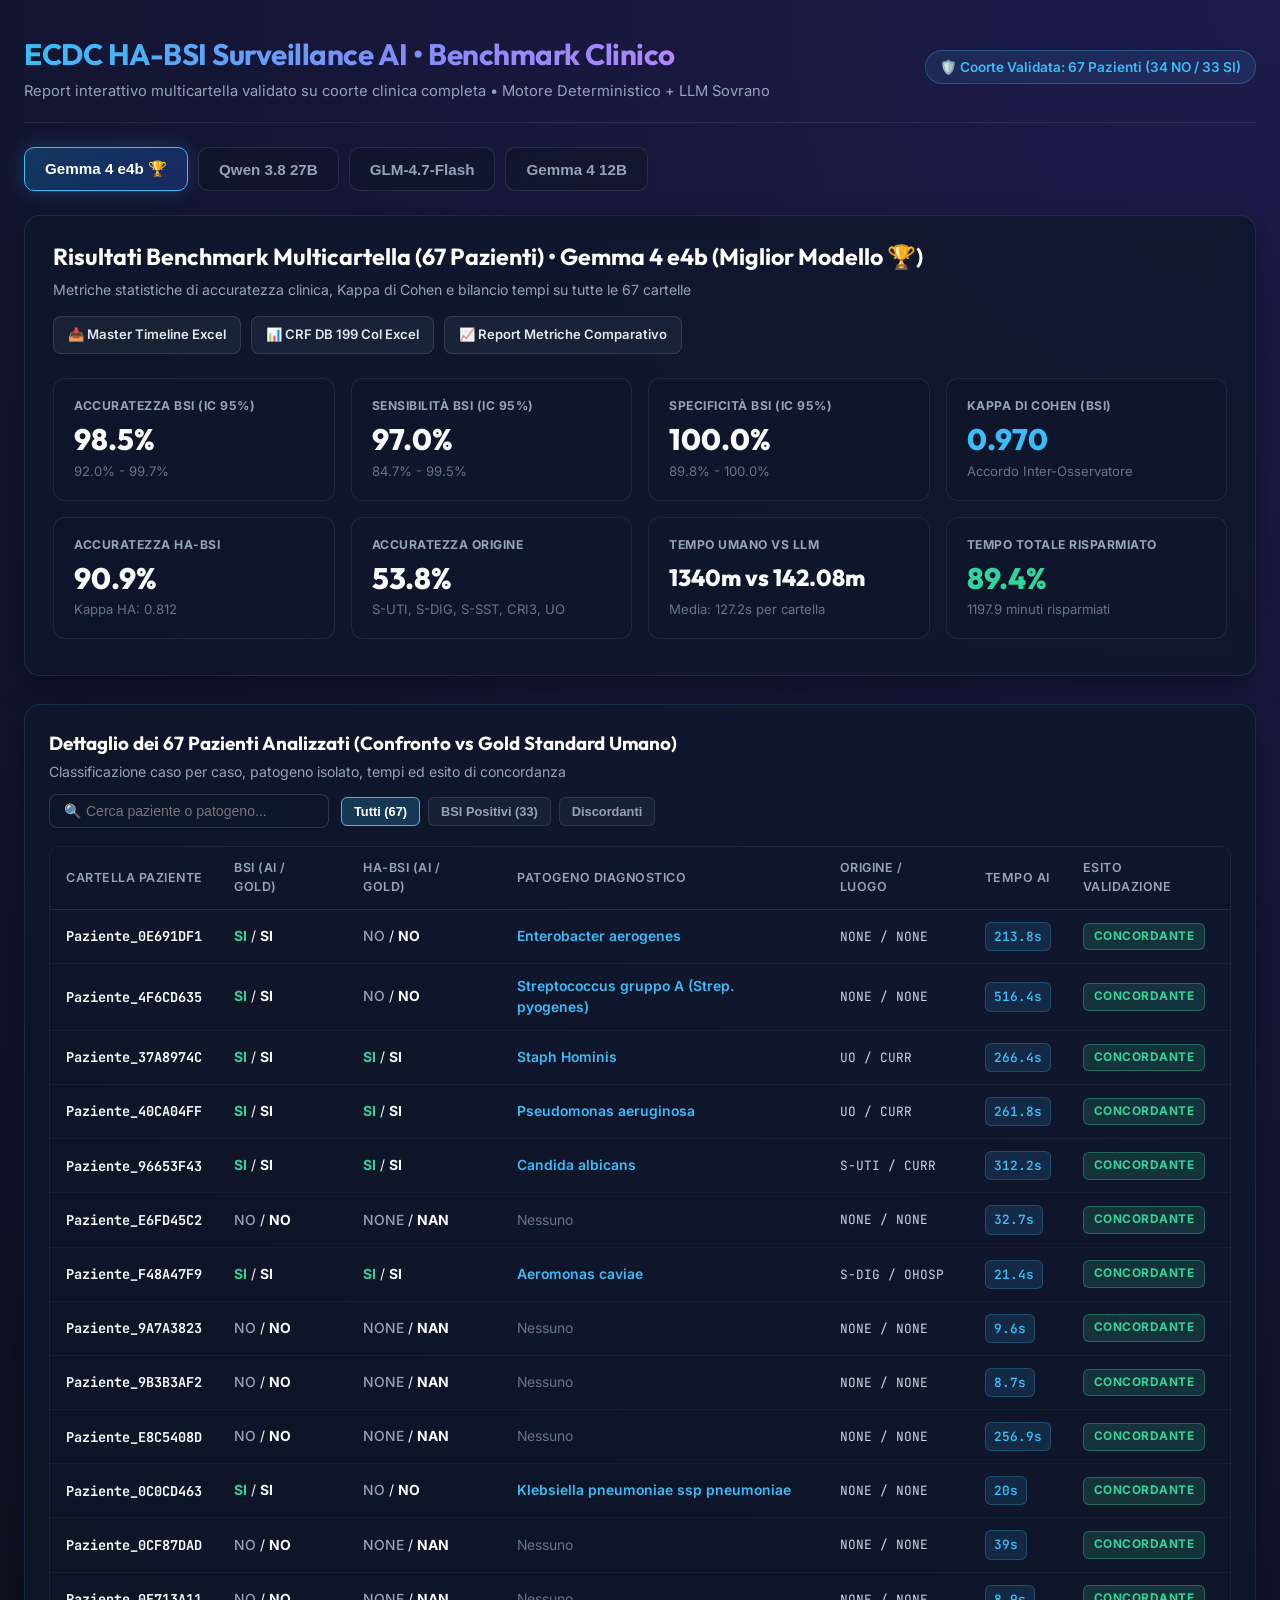
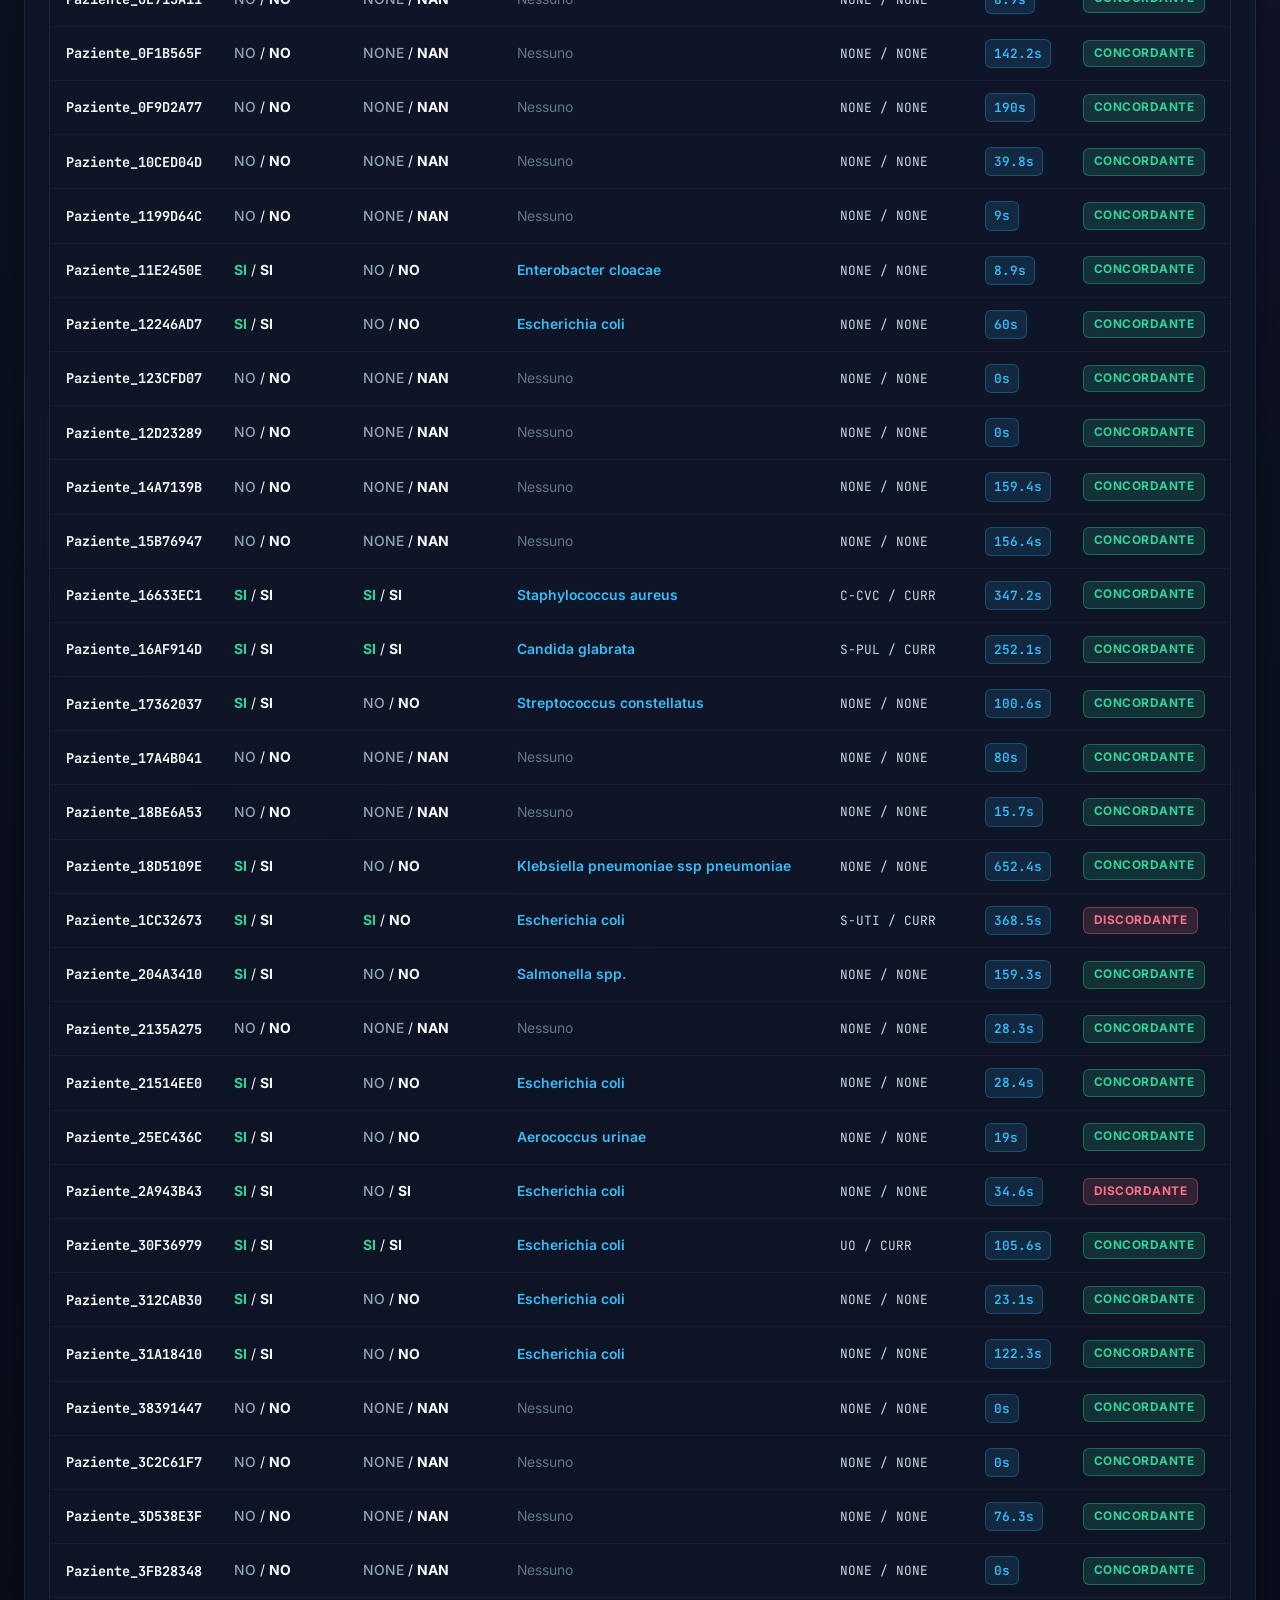
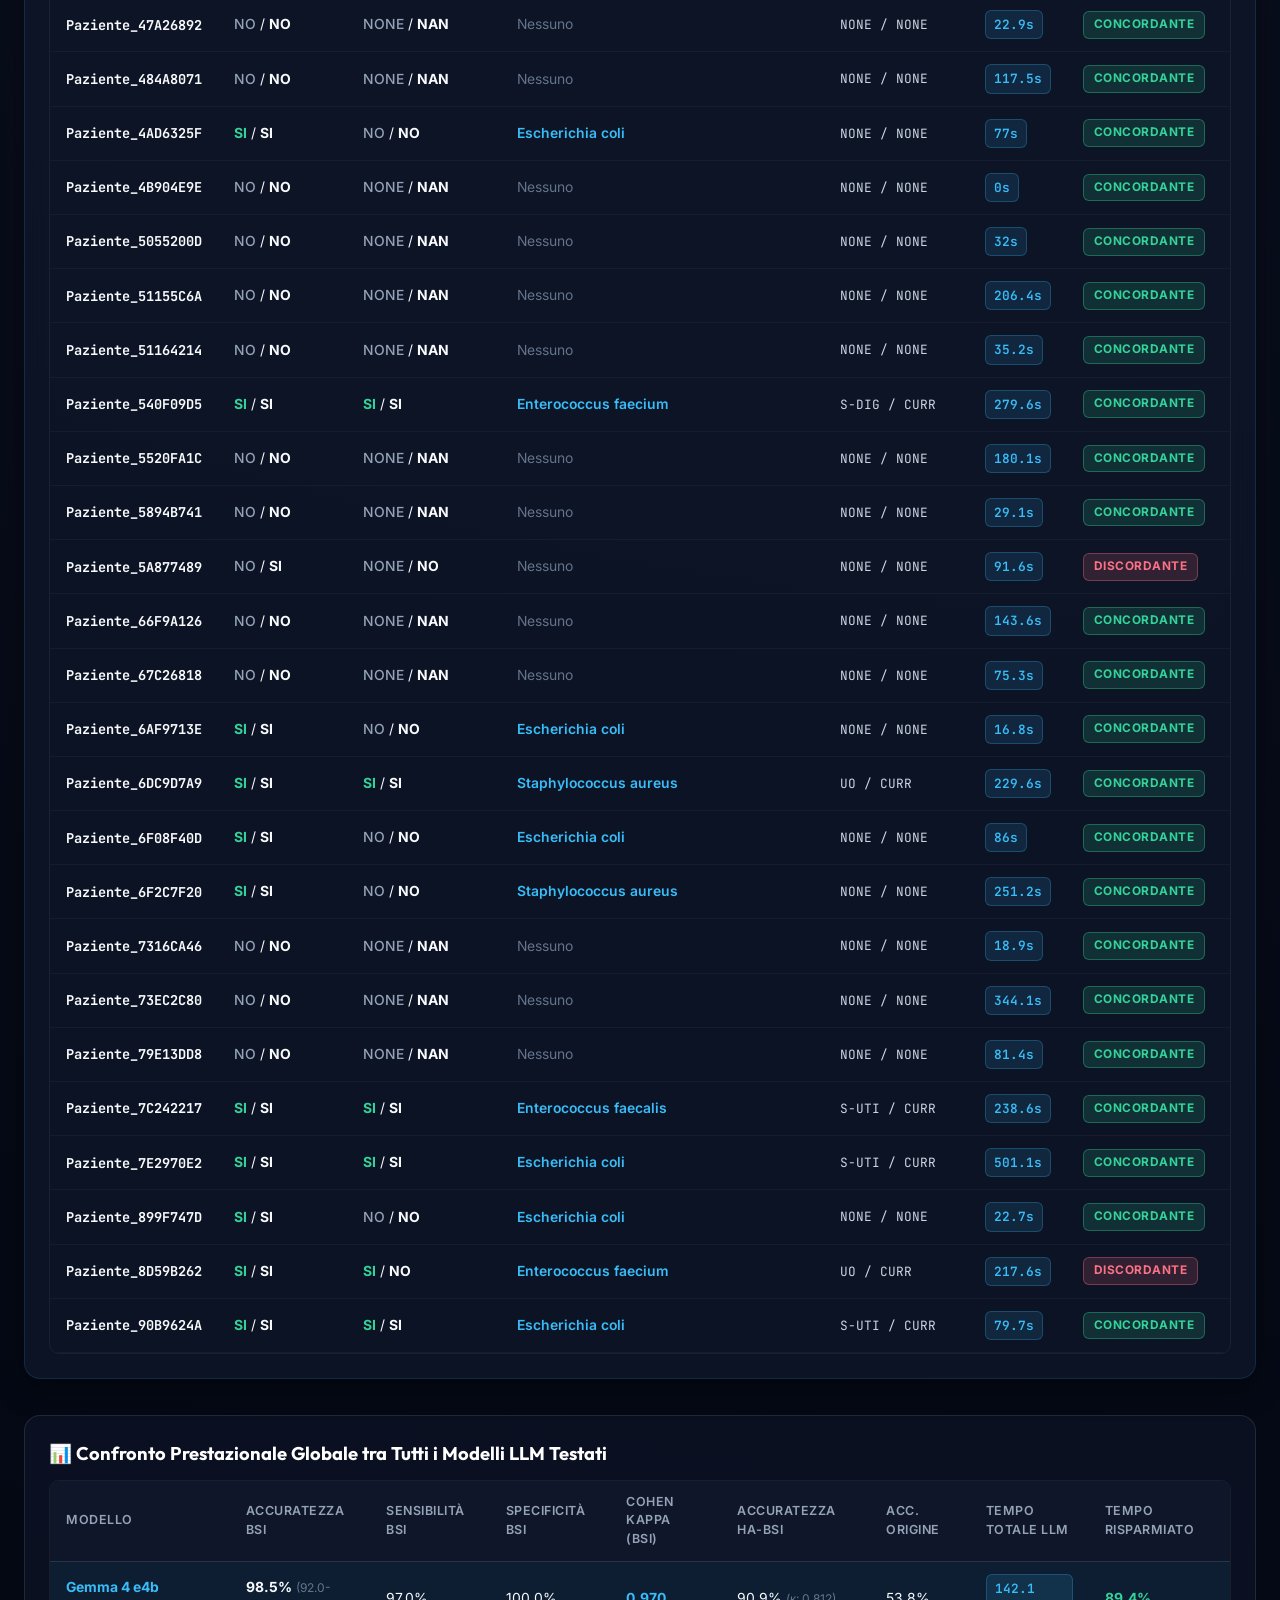
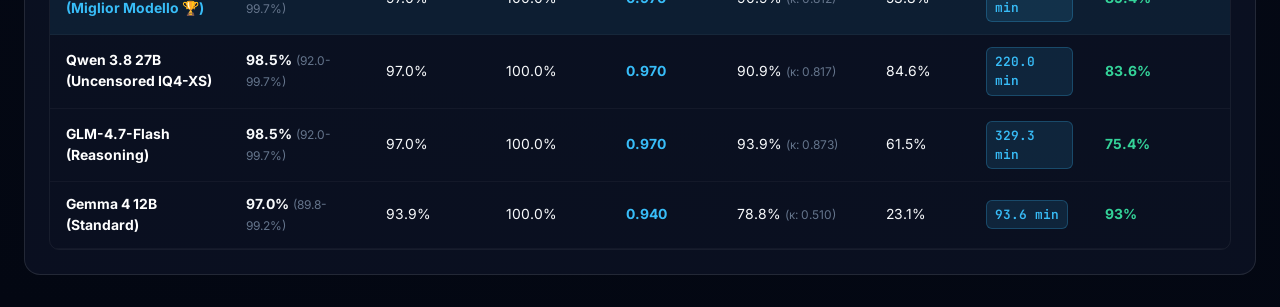
<file: Benchmark/benchmark_dashboard.html>
<!DOCTYPE html>
<html lang="it">
<head>
  <meta charset="UTF-8">
  <meta name="viewport" content="width=device-width, initial-scale=1.0">
  <title>ECDC Surveillance AI • Report Benchmark 67 Cartelle</title>
  <link rel="preconnect" href="https://fonts.googleapis.com">
  <link rel="preconnect" href="https://fonts.gstatic.com" crossorigin>
  <link href="https://fonts.googleapis.com/css2?family=Inter:wght@300;400;500;600;700;800&family=Outfit:wght@500;600;700&family=JetBrains+Mono:wght@400;500;600&display=swap" rel="stylesheet">
  <style>
    :root {
      --bg-dark: #0b1120;
      --card-bg: rgba(15, 23, 42, 0.75);
      --card-border: rgba(56, 189, 248, 0.15);
      --card-hover: rgba(56, 189, 248, 0.25);
      --text-main: #f8fafc;
      --text-muted: #94a3b8;
      --cyan-glow: #38bdf8;
      --emerald: #34d399;
      --rose: #fb7185;
      --amber: #fbbf24;
      --accent-grad: linear-gradient(135deg, #0284c7 0%, #2563eb 100%);
    }
    * {
      box-sizing: border-box;
      margin: 0;
      padding: 0;
    }
    body {
      background: radial-gradient(circle at top right, #1e1b4b 0%, #0b1120 40%, #030712 100%);
      color: var(--text-main);
      font-family: 'Inter', sans-serif;
      min-height: 100vh;
      padding: 32px 24px;
      line-height: 1.5;
    }
    .container {
      max-width: 1400px;
      margin: 0 auto;
    }
    /* HEADER */
    .top-header {
      display: flex;
      justify-content: space-between;
      align-items: center;
      margin-bottom: 24px;
      padding-bottom: 20px;
      border-bottom: 1px solid rgba(255, 255, 255, 0.08);
      flex-wrap: wrap;
      gap: 16px;
    }
    .brand-title {
      font-family: 'Outfit', sans-serif;
      font-size: 1.85rem;
      font-weight: 700;
      background: linear-gradient(90deg, #38bdf8, #818cf8, #c084fc);
      -webkit-background-clip: text;
      -webkit-text-fill-color: transparent;
      letter-spacing: -0.5px;
    }
    .brand-subtitle {
      color: var(--text-muted);
      font-size: 0.92rem;
      margin-top: 4px;
    }
    .cohort-badge {
      display: inline-flex;
      align-items: center;
      gap: 8px;
      background: rgba(56, 189, 248, 0.1);
      border: 1px solid rgba(56, 189, 248, 0.3);
      padding: 6px 14px;
      border-radius: 9999px;
      font-size: 0.85rem;
      color: var(--cyan-glow);
      font-weight: 600;
    }

    /* MODEL SELECTOR TABS */
    .tabs-bar {
      display: flex;
      gap: 10px;
      margin-bottom: 24px;
      flex-wrap: wrap;
    }
    .tab-btn {
      background: rgba(15, 23, 42, 0.6);
      border: 1px solid rgba(255, 255, 255, 0.1);
      color: var(--text-muted);
      padding: 12px 20px;
      border-radius: 10px;
      font-size: 0.95rem;
      font-weight: 600;
      cursor: pointer;
      transition: all 0.2s ease;
      display: flex;
      align-items: center;
      gap: 8px;
      backdrop-filter: blur(8px);
    }
    .tab-btn:hover {
      background: rgba(30, 41, 59, 0.8);
      border-color: rgba(56, 189, 248, 0.3);
      color: #fff;
    }
    .tab-btn.active {
      background: linear-gradient(135deg, rgba(14, 165, 233, 0.25) 0%, rgba(37, 99, 235, 0.25) 100%);
      border: 1px solid var(--cyan-glow);
      color: #fff;
      box-shadow: 0 0 20px rgba(56, 189, 248, 0.2);
    }

    /* BENCHMARK HERO CARD */
    .bench-hero {
      background: var(--card-bg);
      border: 1px solid var(--card-border);
      border-radius: 16px;
      padding: 24px 28px;
      margin-bottom: 28px;
      backdrop-filter: blur(12px);
      box-shadow: 0 10px 30px rgba(0, 0, 0, 0.35);
    }
    .bench-hero-header {
      display: flex;
      justify-content: space-between;
      align-items: flex-start;
      margin-bottom: 24px;
      flex-wrap: wrap;
      gap: 16px;
    }
    .section-title {
      font-family: 'Outfit', sans-serif;
      font-size: 1.45rem;
      font-weight: 700;
      color: #fff;
    }
    .section-desc {
      color: var(--text-muted);
      font-size: 0.88rem;
      margin-top: 4px;
    }
    .action-links {
      display: flex;
      gap: 10px;
      flex-wrap: wrap;
    }
    .btn-action {
      display: inline-flex;
      align-items: center;
      gap: 8px;
      padding: 8px 14px;
      border-radius: 8px;
      font-size: 0.82rem;
      font-weight: 600;
      text-decoration: none;
      transition: all 0.2s;
      background: rgba(30, 41, 59, 0.7);
      border: 1px solid rgba(255, 255, 255, 0.12);
      color: #e2e8f0;
    }
    .btn-action:hover {
      background: rgba(56, 189, 248, 0.15);
      border-color: var(--cyan-glow);
      color: #fff;
    }

    /* 8 KPI CARDS GRID */
    .kpi-grid {
      display: grid;
      grid-template-columns: repeat(4, 1fr);
      gap: 16px;
      margin-bottom: 12px;
    }
    @media (max-width: 1024px) {
      .kpi-grid { grid-template-columns: repeat(2, 1fr); }
    }
    @media (max-width: 640px) {
      .kpi-grid { grid-template-columns: 1fr; }
    }
    .kpi-card {
      background: rgba(15, 23, 42, 0.6);
      border: 1px solid rgba(255, 255, 255, 0.08);
      border-radius: 12px;
      padding: 18px 20px;
      display: flex;
      flex-direction: column;
      justify-content: space-between;
      transition: all 0.2s ease;
    }
    .kpi-card:hover {
      border-color: rgba(56, 189, 248, 0.3);
      transform: translateY(-2px);
    }
    .kpi-label {
      font-size: 0.76rem;
      text-transform: uppercase;
      font-weight: 700;
      letter-spacing: 0.5px;
      color: #94a3b8;
      margin-bottom: 8px;
    }
    .kpi-value {
      font-size: 1.85rem;
      font-weight: 800;
      color: #f8fafc;
      font-family: 'Outfit', sans-serif;
      line-height: 1.1;
      margin-bottom: 6px;
    }
    .kpi-sub {
      font-size: 0.82rem;
      color: #64748b;
    }

    /* PATIENT DETAILS TABLE */
    .table-section {
      background: var(--card-bg);
      border: 1px solid var(--card-border);
      border-radius: 16px;
      padding: 24px;
      backdrop-filter: blur(12px);
      box-shadow: 0 10px 30px rgba(0, 0, 0, 0.35);
    }
    .table-toolbar {
      display: flex;
      justify-content: space-between;
      align-items: center;
      margin-bottom: 18px;
      flex-wrap: wrap;
      gap: 12px;
    }
    .search-input {
      background: rgba(15, 23, 42, 0.8);
      border: 1px solid rgba(255, 255, 255, 0.15);
      border-radius: 8px;
      padding: 8px 14px;
      color: #fff;
      font-size: 0.88rem;
      width: 280px;
    }
    .search-input:focus {
      outline: none;
      border-color: var(--cyan-glow);
    }
    .filter-btn-group {
      display: flex;
      gap: 8px;
    }
    .filter-pill {
      background: rgba(30, 41, 59, 0.6);
      border: 1px solid rgba(255, 255, 255, 0.1);
      color: var(--text-muted);
      padding: 6px 12px;
      border-radius: 6px;
      font-size: 0.8rem;
      font-weight: 600;
      cursor: pointer;
    }
    .filter-pill.active {
      background: rgba(56, 189, 248, 0.2);
      border-color: var(--cyan-glow);
      color: #fff;
    }

    .table-wrapper {
      overflow-x: auto;
      border-radius: 10px;
      border: 1px solid rgba(255, 255, 255, 0.06);
    }
    table {
      width: 100%;
      border-collapse: collapse;
      text-align: left;
      font-size: 0.87rem;
    }
    thead {
      background: rgba(15, 23, 42, 0.95);
      border-bottom: 1px solid rgba(255, 255, 255, 0.1);
    }
    th {
      padding: 12px 16px;
      font-weight: 600;
      color: #94a3b8;
      font-size: 0.78rem;
      text-transform: uppercase;
      letter-spacing: 0.5px;
    }
    tbody tr {
      border-bottom: 1px solid rgba(255, 255, 255, 0.04);
      transition: background 0.15s;
    }
    tbody tr:hover {
      background: rgba(56, 189, 248, 0.04);
    }
    td {
      padding: 12px 16px;
      vertical-align: middle;
    }
    .pid-cell {
      font-weight: 700;
      color: #f8fafc;
      font-family: 'JetBrains Mono', monospace;
      font-size: 0.85rem;
    }
    .val-si {
      color: var(--emerald);
      font-weight: 700;
    }
    .val-no {
      color: #94a3b8;
      font-weight: 500;
    }
    .pathogen-text {
      color: var(--cyan-glow);
      font-weight: 600;
    }
    .time-badge {
      background: rgba(56, 189, 248, 0.12);
      color: var(--cyan-glow);
      border: 1px solid rgba(56, 189, 248, 0.25);
      padding: 4px 8px;
      border-radius: 6px;
      font-family: 'JetBrains Mono', monospace;
      font-size: 0.8rem;
      font-weight: 600;
      display: inline-block;
    }
    .badge-concordant {
      background: rgba(52, 211, 153, 0.15);
      border: 1px solid rgba(52, 211, 153, 0.35);
      color: var(--emerald);
      padding: 4px 10px;
      border-radius: 6px;
      font-weight: 700;
      font-size: 0.74rem;
      display: inline-block;
      letter-spacing: 0.5px;
    }
    .badge-discordant {
      background: rgba(251, 113, 133, 0.15);
      border: 1px solid rgba(251, 113, 133, 0.35);
      color: var(--rose);
      padding: 4px 10px;
      border-radius: 6px;
      font-weight: 700;
      font-size: 0.74rem;
      display: inline-block;
      letter-spacing: 0.5px;
    }
    .summary-card-overview {
      margin-top: 36px;
      background: rgba(15, 23, 42, 0.6);
      border: 1px solid rgba(255, 255, 255, 0.1);
      border-radius: 16px;
      padding: 24px;
    }
  </style>
</head>
<body>
  <div class="container">
    <!-- TOP HEADER -->
    <header class="top-header">
      <div>
        <h1 class="brand-title">ECDC HA-BSI Surveillance AI • Benchmark Clinico</h1>
        <p class="brand-subtitle">Report interattivo multicartella validato su coorte clinica completa • Motore Deterministico + LLM Sovrano</p>
      </div>
      <div class="cohort-badge">
        <span>🛡️ Coorte Validata: 67 Pazienti (34 NO / 33 SI)</span>
      </div>
    </header>

    <!-- MODEL SELECTOR TABS -->
    <div class="tabs-bar" id="model-tabs">
      <!-- Injected dynamically -->
    </div>

    <!-- MAIN BENCHMARK CARD -->
    <div class="bench-hero">
      <div class="bench-hero-header">
        <div>
          <h2 class="section-title" id="bench-title">Risultati Benchmark Multicartella (67 Pazienti)</h2>
          <p class="section-desc" id="bench-subtitle">Metriche statistiche di accuratezza clinica, Kappa di Cohen e bilancio tempi su tutte le 67 cartelle</p>
        </div>
        <div class="action-links" id="action-links-container">
          <!-- Injected dynamically -->
        </div>
      </div>

      <!-- 8 KPI CARDS -->
      <div class="kpi-grid" id="kpi-container">
        <!-- Injected dynamically -->
      </div>
    </div>

    <!-- PATIENT DETAILS TABLE -->
    <div class="table-section">
      <div class="table-toolbar">
        <div>
          <h3 class="section-title" style="font-size:1.18rem;">Dettaglio dei 67 Pazienti Analizzati (Confronto vs Gold Standard Umano)</h3>
          <p class="section-desc">Classificazione caso per caso, patogeno isolato, tempi ed esito di concordanza</p>
        </div>
        <div style="display:flex;gap:12px;align-items:center;">
          <input type="text" id="patient-search" class="search-input" placeholder="🔍 Cerca paziente o patogeno..." oninput="filterTable()">
          <div class="filter-btn-group">
            <button class="filter-pill active" data-filter="ALL" onclick="setFilter('ALL', this)">Tutti (67)</button>
            <button class="filter-pill" data-filter="BSI_POS" onclick="setFilter('BSI_POS', this)">BSI Positivi (33)</button>
            <button class="filter-pill" data-filter="DISCORDANT" onclick="setFilter('DISCORDANT', this)">Discordanti</button>
          </div>
        </div>
      </div>

      <div class="table-wrapper">
        <table>
          <thead>
            <tr>
              <th>Cartella Paziente</th>
              <th>BSI (AI / Gold)</th>
              <th>HA-BSI (AI / Gold)</th>
              <th>Patogeno Diagnostico</th>
              <th>Origine / Luogo</th>
              <th>Tempo AI</th>
              <th>Esito Validazione</th>
            </tr>
          </thead>
          <tbody id="patients-table-body">
            <!-- Injected dynamically -->
          </tbody>
        </table>
      </div>
    </div>

    <!-- GLOBAL SUMMARY COMPARISON -->
    <div class="summary-card-overview">
      <h3 class="section-title" style="font-size:1.15rem;margin-bottom:12px;">📊 Confronto Prestazionale Globale tra Tutti i Modelli LLM Testati</h3>
      <div class="table-wrapper">
        <table>
          <thead>
            <tr>
              <th>Modello</th>
              <th>Accuratezza BSI</th>
              <th>Sensibilità BSI</th>
              <th>Specificità BSI</th>
              <th>Cohen Kappa (BSI)</th>
              <th>Accuratezza HA-BSI</th>
              <th>Acc. Origine</th>
              <th>Tempo Totale LLM</th>
              <th>Tempo Risparmiato</th>
            </tr>
          </thead>
          <tbody id="global-comparison-body">
            <!-- Injected dynamically -->
          </tbody>
        </table>
      </div>
    </div>
  </div>

  <script>
    const benchmarkData = {"gemma4_e4b": {"meta": {"id": "gemma4_e4b", "name": "gemma4:e4b", "label": "Gemma 4 e4b (Miglior Modello 🏆)", "short_label": "Gemma 4 e4b 🏆", "folder": "Gemma4-e4b", "clean_ext": "gemma4_e4b", "timeline_file": "benchmark_timeline_gemma4_e4b.xlsx", "db_file": "benchmark_db_gemma4_e4b.xlsx"}, "metrics": {"n_patients": 67, "accuracy": 0.9851, "accuracy_ci95": [0.9202, 0.9974], "sensitivity": 0.9697, "sensitivity_ci95": [0.8468, 0.9946], "specificity": 1.0, "specificity_ci95": [0.8985, 1.0], "ppv": 1.0, "ppv_ci95": [0.8928, 1.0], "npv": 0.9714, "npv_ci95": [0.8547, 0.9949], "f1_score": 0.9846, "cohen_kappa_bsi": 0.9701, "ha_bsi_accuracy": 0.9091, "cohen_kappa_ha_bsi": 0.8121, "origin_accuracy": 0.5385, "setting_accuracy": 0.8462, "tp": 32, "tn": 34, "fp": 0, "fn": 1}, "time_analysis": {"total_human_time_min": 1340.0, "total_human_time_hours": 22.33, "total_llm_time_min": 142.08, "total_llm_time_sec": 8524.9, "avg_llm_time_per_patient_sec": 127.2, "time_saved_min": 1197.9, "time_saved_hours": 19.97, "time_saved_percent": 89.4}, "comparisons": [{"Paziente": "Paziente_0E691DF1", "Gold_BSI": "SI", "Pred_BSI": "SI", "BSI_Status": "TP", "Gold_HA_BSI": "NO", "Pred_HA_BSI": "NO", "HA_Status": "TN", "Patogeno": "Enterobacter aerogenes", "Data_Diagnostica": "01/01/2000", "Gold_Origine": "NAN", "Pred_Origine": "NONE", "Origine_Status": "-", "Gold_Luogo": "NAN", "Pred_Luogo": "NONE", "Luogo_Status": "-", "Tempo_Umano_Min": 20.0, "Tempo_LLM_Sec": 213.8}, {"Paziente": "Paziente_4F6CD635", "Gold_BSI": "SI", "Pred_BSI": "SI", "BSI_Status": "TP", "Gold_HA_BSI": "NO", "Pred_HA_BSI": "NO", "HA_Status": "TN", "Patogeno": "Streptococcus gruppo A (Strep. pyogenes)", "Data_Diagnostica": "01/01/2000", "Gold_Origine": "NAN", "Pred_Origine": "NONE", "Origine_Status": "-", "Gold_Luogo": "NAN", "Pred_Luogo": "NONE", "Luogo_Status": "-", "Tempo_Umano_Min": 20.0, "Tempo_LLM_Sec": 516.4}, {"Paziente": "Paziente_37A8974C", "Gold_BSI": "SI", "Pred_BSI": "SI", "BSI_Status": "TP", "Gold_HA_BSI": "SI", "Pred_HA_BSI": "SI", "HA_Status": "TP", "Patogeno": "Staph Hominis", "Data_Diagnostica": "12/01/2000", "Gold_Origine": "UO", "Pred_Origine": "UO", "Origine_Status": "MATCH", "Gold_Luogo": "CURR", "Pred_Luogo": "CURR", "Luogo_Status": "MATCH", "Tempo_Umano_Min": 20.0, "Tempo_LLM_Sec": 266.4}, {"Paziente": "Paziente_40CA04FF", "Gold_BSI": "SI", "Pred_BSI": "SI", "BSI_Status": "TP", "Gold_HA_BSI": "SI", "Pred_HA_BSI": "SI", "HA_Status": "TP", "Patogeno": "Pseudomonas aeruginosa", "Data_Diagnostica": "10/01/2000", "Gold_Origine": "S-SST", "Pred_Origine": "UO", "Origine_Status": "MISMATCH", "Gold_Luogo": "CURR", "Pred_Luogo": "CURR", "Luogo_Status": "MATCH", "Tempo_Umano_Min": 20.0, "Tempo_LLM_Sec": 261.8}, {"Paziente": "Paziente_96653F43", "Gold_BSI": "SI", "Pred_BSI": "SI", "BSI_Status": "TP", "Gold_HA_BSI": "SI", "Pred_HA_BSI": "SI", "HA_Status": "TP", "Patogeno": "Candida albicans", "Data_Diagnostica": "12/02/2000", "Gold_Origine": "S-DIG", "Pred_Origine": "S-UTI", "Origine_Status": "MISMATCH", "Gold_Luogo": "CURR", "Pred_Luogo": "CURR", "Luogo_Status": "MATCH", "Tempo_Umano_Min": 20.0, "Tempo_LLM_Sec": 312.2}, {"Paziente": "Paziente_E6FD45C2", "Gold_BSI": "NO", "Pred_BSI": "NO", "BSI_Status": "TN", "Gold_HA_BSI": "NAN", "Pred_HA_BSI": "NONE", "HA_Status": "-", "Patogeno": "-", "Data_Diagnostica": "-", "Gold_Origine": "NAN", "Pred_Origine": "NONE", "Origine_Status": "-", "Gold_Luogo": "NAN", "Pred_Luogo": "NONE", "Luogo_Status": "-", "Tempo_Umano_Min": 20.0, "Tempo_LLM_Sec": 32.7}, {"Paziente": "Paziente_F48A47F9", "Gold_BSI": "SI", "Pred_BSI": "SI", "BSI_Status": "TP", "Gold_HA_BSI": "SI", "Pred_HA_BSI": "SI", "HA_Status": "TP", "Patogeno": "Aeromonas caviae", "Data_Diagnostica": "01/01/2000", "Gold_Origine": "S-DIG", "Pred_Origine": "S-DIG", "Origine_Status": "MATCH", "Gold_Luogo": "CURR", "Pred_Luogo": "OHOSP", "Luogo_Status": "MISMATCH", "Tempo_Umano_Min": 20.0, "Tempo_LLM_Sec": 21.4}, {"Paziente": "Paziente_9A7A3823", "Gold_BSI": "NO", "Pred_BSI": "NO", "BSI_Status": "TN", "Gold_HA_BSI": "NAN", "Pred_HA_BSI": "NONE", "HA_Status": "-", "Patogeno": "-", "Data_Diagnostica": "-", "Gold_Origine": "NAN", "Pred_Origine": "NONE", "Origine_Status": "-", "Gold_Luogo": "NAN", "Pred_Luogo": "NONE", "Luogo_Status": "-", "Tempo_Umano_Min": 20.0, "Tempo_LLM_Sec": 9.6}, {"Paziente": "Paziente_9B3B3AF2", "Gold_BSI": "NO", "Pred_BSI": "NO", "BSI_Status": "TN", "Gold_HA_BSI": "NAN", "Pred_HA_BSI": "NONE", "HA_Status": "-", "Patogeno": "-", "Data_Diagnostica": "-", "Gold_Origine": "NAN", "Pred_Origine": "NONE", "Origine_Status": "-", "Gold_Luogo": "NAN", "Pred_Luogo": "NONE", "Luogo_Status": "-", "Tempo_Umano_Min": 20.0, "Tempo_LLM_Sec": 8.7}, {"Paziente": "Paziente_E8C5408D", "Gold_BSI": "NO", "Pred_BSI": "NO", "BSI_Status": "TN", "Gold_HA_BSI": "NAN", "Pred_HA_BSI": "NONE", "HA_Status": "-", "Patogeno": "-", "Data_Diagnostica": "-", "Gold_Origine": "NAN", "Pred_Origine": "NONE", "Origine_Status": "-", "Gold_Luogo": "NAN", "Pred_Luogo": "NONE", "Luogo_Status": "-", "Tempo_Umano_Min": 20.0, "Tempo_LLM_Sec": 256.9}, {"Paziente": "Paziente_0C0CD463", "Gold_BSI": "SI", "Pred_BSI": "SI", "BSI_Status": "TP", "Gold_HA_BSI": "NO", "Pred_HA_BSI": "NO", "HA_Status": "TN", "Patogeno": "Klebsiella pneumoniae ssp pneumoniae", "Data_Diagnostica": "31/10/1999", "Gold_Origine": "NAN", "Pred_Origine": "NONE", "Origine_Status": "-", "Gold_Luogo": "NAN", "Pred_Luogo": "NONE", "Luogo_Status": "-", "Tempo_Umano_Min": 20.0, "Tempo_LLM_Sec": 20.0}, {"Paziente": "Paziente_0CF87DAD", "Gold_BSI": "NO", "Pred_BSI": "NO", "BSI_Status": "TN", "Gold_HA_BSI": "NAN", "Pred_HA_BSI": "NONE", "HA_Status": "-", "Patogeno": "-", "Data_Diagnostica": "-", "Gold_Origine": "NAN", "Pred_Origine": "NONE", "Origine_Status": "-", "Gold_Luogo": "NAN", "Pred_Luogo": "NONE", "Luogo_Status": "-", "Tempo_Umano_Min": 20.0, "Tempo_LLM_Sec": 39.0}, {"Paziente": "Paziente_0E713A11", "Gold_BSI": "NO", "Pred_BSI": "NO", "BSI_Status": "TN", "Gold_HA_BSI": "NAN", "Pred_HA_BSI": "NONE", "HA_Status": "-", "Patogeno": "-", "Data_Diagnostica": "-", "Gold_Origine": "NAN", "Pred_Origine": "NONE", "Origine_Status": "-", "Gold_Luogo": "NAN", "Pred_Luogo": "NONE", "Luogo_Status": "-", "Tempo_Umano_Min": 20.0, "Tempo_LLM_Sec": 8.9}, {"Paziente": "Paziente_0F1B565F", "Gold_BSI": "NO", "Pred_BSI": "NO", "BSI_Status": "TN", "Gold_HA_BSI": "NAN", "Pred_HA_BSI": "NONE", "HA_Status": "-", "Patogeno": "-", "Data_Diagnostica": "-", "Gold_Origine": "NAN", "Pred_Origine": "NONE", "Origine_Status": "-", "Gold_Luogo": "NAN", "Pred_Luogo": "NONE", "Luogo_Status": "-", "Tempo_Umano_Min": 20.0, "Tempo_LLM_Sec": 142.2}, {"Paziente": "Paziente_0F9D2A77", "Gold_BSI": "NO", "Pred_BSI": "NO", "BSI_Status": "TN", "Gold_HA_BSI": "NAN", "Pred_HA_BSI": "NONE", "HA_Status": "-", "Patogeno": "-", "Data_Diagnostica": "-", "Gold_Origine": "NAN", "Pred_Origine": "NONE", "Origine_Status": "-", "Gold_Luogo": "NAN", "Pred_Luogo": "NONE", "Luogo_Status": "-", "Tempo_Umano_Min": 20.0, "Tempo_LLM_Sec": 190.0}, {"Paziente": "Paziente_10CED04D", "Gold_BSI": "NO", "Pred_BSI": "NO", "BSI_Status": "TN", "Gold_HA_BSI": "NAN", "Pred_HA_BSI": "NONE", "HA_Status": "-", "Patogeno": "-", "Data_Diagnostica": "-", "Gold_Origine": "NAN", "Pred_Origine": "NONE", "Origine_Status": "-", "Gold_Luogo": "NAN", "Pred_Luogo": "NONE", "Luogo_Status": "-", "Tempo_Umano_Min": 20.0, "Tempo_LLM_Sec": 39.8}, {"Paziente": "Paziente_1199D64C", "Gold_BSI": "NO", "Pred_BSI": "NO", "BSI_Status": "TN", "Gold_HA_BSI": "NAN", "Pred_HA_BSI": "NONE", "HA_Status": "-", "Patogeno": "-", "Data_Diagnostica": "-", "Gold_Origine": "NAN", "Pred_Origine": "NONE", "Origine_Status": "-", "Gold_Luogo": "NAN", "Pred_Luogo": "NONE", "Luogo_Status": "-", "Tempo_Umano_Min": 20.0, "Tempo_LLM_Sec": 9.0}, {"Paziente": "Paziente_11E2450E", "Gold_BSI": "SI", "Pred_BSI": "SI", "BSI_Status": "TP", "Gold_HA_BSI": "NO", "Pred_HA_BSI": "NO", "HA_Status": "TN", "Patogeno": "Enterobacter cloacae", "Data_Diagnostica": "26/09/1999", "Gold_Origine": "NAN", "Pred_Origine": "NONE", "Origine_Status": "-", "Gold_Luogo": "NAN", "Pred_Luogo": "NONE", "Luogo_Status": "-", "Tempo_Umano_Min": 20.0, "Tempo_LLM_Sec": 8.9}, {"Paziente": "Paziente_12246AD7", "Gold_BSI": "SI", "Pred_BSI": "SI", "BSI_Status": "TP", "Gold_HA_BSI": "NO", "Pred_HA_BSI": "NO", "HA_Status": "TN", "Patogeno": "Escherichia coli", "Data_Diagnostica": "22/07/1999", "Gold_Origine": "NAN", "Pred_Origine": "NONE", "Origine_Status": "-", "Gold_Luogo": "NAN", "Pred_Luogo": "NONE", "Luogo_Status": "-", "Tempo_Umano_Min": 20.0, "Tempo_LLM_Sec": 60.0}, {"Paziente": "Paziente_123CFD07", "Gold_BSI": "NO", "Pred_BSI": "NO", "BSI_Status": "TN", "Gold_HA_BSI": "NAN", "Pred_HA_BSI": "NONE", "HA_Status": "-", "Patogeno": "-", "Data_Diagnostica": "-", "Gold_Origine": "NAN", "Pred_Origine": "NONE", "Origine_Status": "-", "Gold_Luogo": "NAN", "Pred_Luogo": "NONE", "Luogo_Status": "-", "Tempo_Umano_Min": 20.0, "Tempo_LLM_Sec": 0.0}, {"Paziente": "Paziente_12D23289", "Gold_BSI": "NO", "Pred_BSI": "NO", "BSI_Status": "TN", "Gold_HA_BSI": "NAN", "Pred_HA_BSI": "NONE", "HA_Status": "-", "Patogeno": "-", "Data_Diagnostica": "-", "Gold_Origine": "NAN", "Pred_Origine": "NONE", "Origine_Status": "-", "Gold_Luogo": "NAN", "Pred_Luogo": "NONE", "Luogo_Status": "-", "Tempo_Umano_Min": 20.0, "Tempo_LLM_Sec": 0.0}, {"Paziente": "Paziente_14A7139B", "Gold_BSI": "NO", "Pred_BSI": "NO", "BSI_Status": "TN", "Gold_HA_BSI": "NAN", "Pred_HA_BSI": "NONE", "HA_Status": "-", "Patogeno": "-", "Data_Diagnostica": "-", "Gold_Origine": "NAN", "Pred_Origine": "NONE", "Origine_Status": "-", "Gold_Luogo": "NAN", "Pred_Luogo": "NONE", "Luogo_Status": "-", "Tempo_Umano_Min": 20.0, "Tempo_LLM_Sec": 159.4}, {"Paziente": "Paziente_15B76947", "Gold_BSI": "NO", "Pred_BSI": "NO", "BSI_Status": "TN", "Gold_HA_BSI": "NAN", "Pred_HA_BSI": "NONE", "HA_Status": "-", "Patogeno": "-", "Data_Diagnostica": "-", "Gold_Origine": "NAN", "Pred_Origine": "NONE", "Origine_Status": "-", "Gold_Luogo": "NAN", "Pred_Luogo": "NONE", "Luogo_Status": "-", "Tempo_Umano_Min": 20.0, "Tempo_LLM_Sec": 156.4}, {"Paziente": "Paziente_16633EC1", "Gold_BSI": "SI", "Pred_BSI": "SI", "BSI_Status": "TP", "Gold_HA_BSI": "SI", "Pred_HA_BSI": "SI", "HA_Status": "TP", "Patogeno": "Staphylococcus aureus", "Data_Diagnostica": "16/12/1999", "Gold_Origine": "UO", "Pred_Origine": "C-CVC", "Origine_Status": "MISMATCH", "Gold_Luogo": "CURR", "Pred_Luogo": "CURR", "Luogo_Status": "MATCH", "Tempo_Umano_Min": 20.0, "Tempo_LLM_Sec": 347.2}, {"Paziente": "Paziente_16AF914D", "Gold_BSI": "SI", "Pred_BSI": "SI", "BSI_Status": "TP", "Gold_HA_BSI": "SI", "Pred_HA_BSI": "SI", "HA_Status": "TP", "Patogeno": "Candida glabrata", "Data_Diagnostica": "30/10/1999", "Gold_Origine": "S-PULM", "Pred_Origine": "S-PUL", "Origine_Status": "MATCH", "Gold_Luogo": "CURR", "Pred_Luogo": "CURR", "Luogo_Status": "MATCH", "Tempo_Umano_Min": 20.0, "Tempo_LLM_Sec": 252.1}, {"Paziente": "Paziente_17362037", "Gold_BSI": "SI", "Pred_BSI": "SI", "BSI_Status": "TP", "Gold_HA_BSI": "NO", "Pred_HA_BSI": "NO", "HA_Status": "TN", "Patogeno": "Streptococcus constellatus", "Data_Diagnostica": "24/08/1999", "Gold_Origine": "NAN", "Pred_Origine": "NONE", "Origine_Status": "-", "Gold_Luogo": "NAN", "Pred_Luogo": "NONE", "Luogo_Status": "-", "Tempo_Umano_Min": 20.0, "Tempo_LLM_Sec": 100.6}, {"Paziente": "Paziente_17A4B041", "Gold_BSI": "NO", "Pred_BSI": "NO", "BSI_Status": "TN", "Gold_HA_BSI": "NAN", "Pred_HA_BSI": "NONE", "HA_Status": "-", "Patogeno": "-", "Data_Diagnostica": "-", "Gold_Origine": "NAN", "Pred_Origine": "NONE", "Origine_Status": "-", "Gold_Luogo": "NAN", "Pred_Luogo": "NONE", "Luogo_Status": "-", "Tempo_Umano_Min": 20.0, "Tempo_LLM_Sec": 80.0}, {"Paziente": "Paziente_18BE6A53", "Gold_BSI": "NO", "Pred_BSI": "NO", "BSI_Status": "TN", "Gold_HA_BSI": "NAN", "Pred_HA_BSI": "NONE", "HA_Status": "-", "Patogeno": "-", "Data_Diagnostica": "-", "Gold_Origine": "NAN", "Pred_Origine": "NONE", "Origine_Status": "-", "Gold_Luogo": "NAN", "Pred_Luogo": "NONE", "Luogo_Status": "-", "Tempo_Umano_Min": 20.0, "Tempo_LLM_Sec": 15.7}, {"Paziente": "Paziente_18D5109E", "Gold_BSI": "SI", "Pred_BSI": "SI", "BSI_Status": "TP", "Gold_HA_BSI": "NO", "Pred_HA_BSI": "NO", "HA_Status": "TN", "Patogeno": "Klebsiella pneumoniae ssp pneumoniae", "Data_Diagnostica": "10/11/1999", "Gold_Origine": "NAN", "Pred_Origine": "NONE", "Origine_Status": "-", "Gold_Luogo": "NAN", "Pred_Luogo": "NONE", "Luogo_Status": "-", "Tempo_Umano_Min": 20.0, "Tempo_LLM_Sec": 652.4}, {"Paziente": "Paziente_1CC32673", "Gold_BSI": "SI", "Pred_BSI": "SI", "BSI_Status": "TP", "Gold_HA_BSI": "NO", "Pred_HA_BSI": "SI", "HA_Status": "FP", "Patogeno": "Escherichia coli", "Data_Diagnostica": "13/10/1999", "Gold_Origine": "NAN", "Pred_Origine": "S-UTI", "Origine_Status": "-", "Gold_Luogo": "NAN", "Pred_Luogo": "CURR", "Luogo_Status": "-", "Tempo_Umano_Min": 20.0, "Tempo_LLM_Sec": 368.5}, {"Paziente": "Paziente_204A3410", "Gold_BSI": "SI", "Pred_BSI": "SI", "BSI_Status": "TP", "Gold_HA_BSI": "NO", "Pred_HA_BSI": "NO", "HA_Status": "TN", "Patogeno": "Salmonella spp.", "Data_Diagnostica": "18/12/1999", "Gold_Origine": "NAN", "Pred_Origine": "NONE", "Origine_Status": "-", "Gold_Luogo": "NAN", "Pred_Luogo": "NONE", "Luogo_Status": "-", "Tempo_Umano_Min": 20.0, "Tempo_LLM_Sec": 159.3}, {"Paziente": "Paziente_2135A275", "Gold_BSI": "NO", "Pred_BSI": "NO", "BSI_Status": "TN", "Gold_HA_BSI": "NAN", "Pred_HA_BSI": "NONE", "HA_Status": "-", "Patogeno": "-", "Data_Diagnostica": "-", "Gold_Origine": "NAN", "Pred_Origine": "NONE", "Origine_Status": "-", "Gold_Luogo": "NAN", "Pred_Luogo": "NONE", "Luogo_Status": "-", "Tempo_Umano_Min": 20.0, "Tempo_LLM_Sec": 28.3}, {"Paziente": "Paziente_21514EE0", "Gold_BSI": "SI", "Pred_BSI": "SI", "BSI_Status": "TP", "Gold_HA_BSI": "NO", "Pred_HA_BSI": "NO", "HA_Status": "TN", "Patogeno": "Escherichia coli", "Data_Diagnostica": "27/12/1999", "Gold_Origine": "NAN", "Pred_Origine": "NONE", "Origine_Status": "-", "Gold_Luogo": "NAN", "Pred_Luogo": "NONE", "Luogo_Status": "-", "Tempo_Umano_Min": 20.0, "Tempo_LLM_Sec": 28.4}, {"Paziente": "Paziente_25EC436C", "Gold_BSI": "SI", "Pred_BSI": "SI", "BSI_Status": "TP", "Gold_HA_BSI": "NO", "Pred_HA_BSI": "NO", "HA_Status": "TN", "Patogeno": "Aerococcus urinae", "Data_Diagnostica": "30/12/1999", "Gold_Origine": "NAN", "Pred_Origine": "NONE", "Origine_Status": "-", "Gold_Luogo": "NAN", "Pred_Luogo": "NONE", "Luogo_Status": "-", "Tempo_Umano_Min": 20.0, "Tempo_LLM_Sec": 19.0}, {"Paziente": "Paziente_2A943B43", "Gold_BSI": "SI", "Pred_BSI": "SI", "BSI_Status": "TP", "Gold_HA_BSI": "SI", "Pred_HA_BSI": "NO", "HA_Status": "FN", "Patogeno": "Escherichia coli", "Data_Diagnostica": "20/09/1999", "Gold_Origine": "S-UTI", "Pred_Origine": "NONE", "Origine_Status": "MISMATCH", "Gold_Luogo": "CURR", "Pred_Luogo": "NONE", "Luogo_Status": "MISMATCH", "Tempo_Umano_Min": 20.0, "Tempo_LLM_Sec": 34.6}, {"Paziente": "Paziente_30F36979", "Gold_BSI": "SI", "Pred_BSI": "SI", "BSI_Status": "TP", "Gold_HA_BSI": "SI", "Pred_HA_BSI": "SI", "HA_Status": "TP", "Patogeno": "Escherichia coli", "Data_Diagnostica": "21/11/1999", "Gold_Origine": "S-DIG", "Pred_Origine": "UO", "Origine_Status": "MISMATCH", "Gold_Luogo": "CURR", "Pred_Luogo": "CURR", "Luogo_Status": "MATCH", "Tempo_Umano_Min": 20.0, "Tempo_LLM_Sec": 105.6}, {"Paziente": "Paziente_312CAB30", "Gold_BSI": "SI", "Pred_BSI": "SI", "BSI_Status": "TP", "Gold_HA_BSI": "NO", "Pred_HA_BSI": "NO", "HA_Status": "TN", "Patogeno": "Escherichia coli", "Data_Diagnostica": "12/12/1999", "Gold_Origine": "NAN", "Pred_Origine": "NONE", "Origine_Status": "-", "Gold_Luogo": "NAN", "Pred_Luogo": "NONE", "Luogo_Status": "-", "Tempo_Umano_Min": 20.0, "Tempo_LLM_Sec": 23.1}, {"Paziente": "Paziente_31A18410", "Gold_BSI": "SI", "Pred_BSI": "SI", "BSI_Status": "TP", "Gold_HA_BSI": "NO", "Pred_HA_BSI": "NO", "HA_Status": "TN", "Patogeno": "Escherichia coli", "Data_Diagnostica": "20/10/1999", "Gold_Origine": "NAN", "Pred_Origine": "NONE", "Origine_Status": "-", "Gold_Luogo": "NAN", "Pred_Luogo": "NONE", "Luogo_Status": "-", "Tempo_Umano_Min": 20.0, "Tempo_LLM_Sec": 122.3}, {"Paziente": "Paziente_38391447", "Gold_BSI": "NO", "Pred_BSI": "NO", "BSI_Status": "TN", "Gold_HA_BSI": "NAN", "Pred_HA_BSI": "NONE", "HA_Status": "-", "Patogeno": "-", "Data_Diagnostica": "-", "Gold_Origine": "NAN", "Pred_Origine": "NONE", "Origine_Status": "-", "Gold_Luogo": "NAN", "Pred_Luogo": "NONE", "Luogo_Status": "-", "Tempo_Umano_Min": 20.0, "Tempo_LLM_Sec": 0.0}, {"Paziente": "Paziente_3C2C61F7", "Gold_BSI": "NO", "Pred_BSI": "NO", "BSI_Status": "TN", "Gold_HA_BSI": "NAN", "Pred_HA_BSI": "NONE", "HA_Status": "-", "Patogeno": "-", "Data_Diagnostica": "-", "Gold_Origine": "NAN", "Pred_Origine": "NONE", "Origine_Status": "-", "Gold_Luogo": "NAN", "Pred_Luogo": "NONE", "Luogo_Status": "-", "Tempo_Umano_Min": 20.0, "Tempo_LLM_Sec": 0.0}, {"Paziente": "Paziente_3D538E3F", "Gold_BSI": "NO", "Pred_BSI": "NO", "BSI_Status": "TN", "Gold_HA_BSI": "NAN", "Pred_HA_BSI": "NONE", "HA_Status": "-", "Patogeno": "-", "Data_Diagnostica": "-", "Gold_Origine": "NAN", "Pred_Origine": "NONE", "Origine_Status": "-", "Gold_Luogo": "NAN", "Pred_Luogo": "NONE", "Luogo_Status": "-", "Tempo_Umano_Min": 20.0, "Tempo_LLM_Sec": 76.3}, {"Paziente": "Paziente_3FB28348", "Gold_BSI": "NO", "Pred_BSI": "NO", "BSI_Status": "TN", "Gold_HA_BSI": "NAN", "Pred_HA_BSI": "NONE", "HA_Status": "-", "Patogeno": "-", "Data_Diagnostica": "-", "Gold_Origine": "NAN", "Pred_Origine": "NONE", "Origine_Status": "-", "Gold_Luogo": "NAN", "Pred_Luogo": "NONE", "Luogo_Status": "-", "Tempo_Umano_Min": 20.0, "Tempo_LLM_Sec": 0.0}, {"Paziente": "Paziente_47A26892", "Gold_BSI": "NO", "Pred_BSI": "NO", "BSI_Status": "TN", "Gold_HA_BSI": "NAN", "Pred_HA_BSI": "NONE", "HA_Status": "-", "Patogeno": "-", "Data_Diagnostica": "-", "Gold_Origine": "NAN", "Pred_Origine": "NONE", "Origine_Status": "-", "Gold_Luogo": "NAN", "Pred_Luogo": "NONE", "Luogo_Status": "-", "Tempo_Umano_Min": 20.0, "Tempo_LLM_Sec": 22.9}, {"Paziente": "Paziente_484A8071", "Gold_BSI": "NO", "Pred_BSI": "NO", "BSI_Status": "TN", "Gold_HA_BSI": "NAN", "Pred_HA_BSI": "NONE", "HA_Status": "-", "Patogeno": "-", "Data_Diagnostica": "-", "Gold_Origine": "NAN", "Pred_Origine": "NONE", "Origine_Status": "-", "Gold_Luogo": "NAN", "Pred_Luogo": "NONE", "Luogo_Status": "-", "Tempo_Umano_Min": 20.0, "Tempo_LLM_Sec": 117.5}, {"Paziente": "Paziente_4AD6325F", "Gold_BSI": "SI", "Pred_BSI": "SI", "BSI_Status": "TP", "Gold_HA_BSI": "NO", "Pred_HA_BSI": "NO", "HA_Status": "TN", "Patogeno": "Escherichia coli", "Data_Diagnostica": "24/09/1999", "Gold_Origine": "NAN", "Pred_Origine": "NONE", "Origine_Status": "-", "Gold_Luogo": "NAN", "Pred_Luogo": "NONE", "Luogo_Status": "-", "Tempo_Umano_Min": 20.0, "Tempo_LLM_Sec": 77.0}, {"Paziente": "Paziente_4B904E9E", "Gold_BSI": "NO", "Pred_BSI": "NO", "BSI_Status": "TN", "Gold_HA_BSI": "NAN", "Pred_HA_BSI": "NONE", "HA_Status": "-", "Patogeno": "-", "Data_Diagnostica": "-", "Gold_Origine": "NAN", "Pred_Origine": "NONE", "Origine_Status": "-", "Gold_Luogo": "NAN", "Pred_Luogo": "NONE", "Luogo_Status": "-", "Tempo_Umano_Min": 20.0, "Tempo_LLM_Sec": 0.0}, {"Paziente": "Paziente_5055200D", "Gold_BSI": "NO", "Pred_BSI": "NO", "BSI_Status": "TN", "Gold_HA_BSI": "NAN", "Pred_HA_BSI": "NONE", "HA_Status": "-", "Patogeno": "-", "Data_Diagnostica": "-", "Gold_Origine": "NAN", "Pred_Origine": "NONE", "Origine_Status": "-", "Gold_Luogo": "NAN", "Pred_Luogo": "NONE", "Luogo_Status": "-", "Tempo_Umano_Min": 20.0, "Tempo_LLM_Sec": 32.0}, {"Paziente": "Paziente_51155C6A", "Gold_BSI": "NO", "Pred_BSI": "NO", "BSI_Status": "TN", "Gold_HA_BSI": "NAN", "Pred_HA_BSI": "NONE", "HA_Status": "-", "Patogeno": "-", "Data_Diagnostica": "-", "Gold_Origine": "NAN", "Pred_Origine": "NONE", "Origine_Status": "-", "Gold_Luogo": "NAN", "Pred_Luogo": "NONE", "Luogo_Status": "-", "Tempo_Umano_Min": 20.0, "Tempo_LLM_Sec": 206.4}, {"Paziente": "Paziente_51164214", "Gold_BSI": "NO", "Pred_BSI": "NO", "BSI_Status": "TN", "Gold_HA_BSI": "NAN", "Pred_HA_BSI": "NONE", "HA_Status": "-", "Patogeno": "-", "Data_Diagnostica": "-", "Gold_Origine": "NAN", "Pred_Origine": "NONE", "Origine_Status": "-", "Gold_Luogo": "NAN", "Pred_Luogo": "NONE", "Luogo_Status": "-", "Tempo_Umano_Min": 20.0, "Tempo_LLM_Sec": 35.2}, {"Paziente": "Paziente_540F09D5", "Gold_BSI": "SI", "Pred_BSI": "SI", "BSI_Status": "TP", "Gold_HA_BSI": "SI", "Pred_HA_BSI": "SI", "HA_Status": "TP", "Patogeno": "Enterococcus faecium", "Data_Diagnostica": "06/06/1999", "Gold_Origine": "S-SSI", "Pred_Origine": "S-DIG", "Origine_Status": "MISMATCH", "Gold_Luogo": "CURR", "Pred_Luogo": "CURR", "Luogo_Status": "MATCH", "Tempo_Umano_Min": 20.0, "Tempo_LLM_Sec": 279.6}, {"Paziente": "Paziente_5520FA1C", "Gold_BSI": "NO", "Pred_BSI": "NO", "BSI_Status": "TN", "Gold_HA_BSI": "NAN", "Pred_HA_BSI": "NONE", "HA_Status": "-", "Patogeno": "-", "Data_Diagnostica": "-", "Gold_Origine": "NAN", "Pred_Origine": "NONE", "Origine_Status": "-", "Gold_Luogo": "NAN", "Pred_Luogo": "NONE", "Luogo_Status": "-", "Tempo_Umano_Min": 20.0, "Tempo_LLM_Sec": 180.1}, {"Paziente": "Paziente_5894B741", "Gold_BSI": "NO", "Pred_BSI": "NO", "BSI_Status": "TN", "Gold_HA_BSI": "NAN", "Pred_HA_BSI": "NONE", "HA_Status": "-", "Patogeno": "-", "Data_Diagnostica": "-", "Gold_Origine": "NAN", "Pred_Origine": "NONE", "Origine_Status": "-", "Gold_Luogo": "NAN", "Pred_Luogo": "NONE", "Luogo_Status": "-", "Tempo_Umano_Min": 20.0, "Tempo_LLM_Sec": 29.1}, {"Paziente": "Paziente_5A877489", "Gold_BSI": "SI", "Pred_BSI": "NO", "BSI_Status": "FN", "Gold_HA_BSI": "NO", "Pred_HA_BSI": "NONE", "HA_Status": "TN", "Patogeno": "-", "Data_Diagnostica": "-", "Gold_Origine": "NAN", "Pred_Origine": "NONE", "Origine_Status": "-", "Gold_Luogo": "NAN", "Pred_Luogo": "NONE", "Luogo_Status": "-", "Tempo_Umano_Min": 20.0, "Tempo_LLM_Sec": 91.6}, {"Paziente": "Paziente_66F9A126", "Gold_BSI": "NO", "Pred_BSI": "NO", "BSI_Status": "TN", "Gold_HA_BSI": "NAN", "Pred_HA_BSI": "NONE", "HA_Status": "-", "Patogeno": "-", "Data_Diagnostica": "-", "Gold_Origine": "NAN", "Pred_Origine": "NONE", "Origine_Status": "-", "Gold_Luogo": "NAN", "Pred_Luogo": "NONE", "Luogo_Status": "-", "Tempo_Umano_Min": 20.0, "Tempo_LLM_Sec": 143.6}, {"Paziente": "Paziente_67C26818", "Gold_BSI": "NO", "Pred_BSI": "NO", "BSI_Status": "TN", "Gold_HA_BSI": "NAN", "Pred_HA_BSI": "NONE", "HA_Status": "-", "Patogeno": "-", "Data_Diagnostica": "-", "Gold_Origine": "NAN", "Pred_Origine": "NONE", "Origine_Status": "-", "Gold_Luogo": "NAN", "Pred_Luogo": "NONE", "Luogo_Status": "-", "Tempo_Umano_Min": 20.0, "Tempo_LLM_Sec": 75.3}, {"Paziente": "Paziente_6AF9713E", "Gold_BSI": "SI", "Pred_BSI": "SI", "BSI_Status": "TP", "Gold_HA_BSI": "NO", "Pred_HA_BSI": "NO", "HA_Status": "TN", "Patogeno": "Escherichia coli", "Data_Diagnostica": "05/01/2000", "Gold_Origine": "NAN", "Pred_Origine": "NONE", "Origine_Status": "-", "Gold_Luogo": "NAN", "Pred_Luogo": "NONE", "Luogo_Status": "-", "Tempo_Umano_Min": 20.0, "Tempo_LLM_Sec": 16.8}, {"Paziente": "Paziente_6DC9D7A9", "Gold_BSI": "SI", "Pred_BSI": "SI", "BSI_Status": "TP", "Gold_HA_BSI": "SI", "Pred_HA_BSI": "SI", "HA_Status": "TP", "Patogeno": "Staphylococcus aureus", "Data_Diagnostica": "30/09/1999", "Gold_Origine": "UO", "Pred_Origine": "UO", "Origine_Status": "MATCH", "Gold_Luogo": "CURR", "Pred_Luogo": "CURR", "Luogo_Status": "MATCH", "Tempo_Umano_Min": 20.0, "Tempo_LLM_Sec": 229.6}, {"Paziente": "Paziente_6F08F40D", "Gold_BSI": "SI", "Pred_BSI": "SI", "BSI_Status": "TP", "Gold_HA_BSI": "NO", "Pred_HA_BSI": "NO", "HA_Status": "TN", "Patogeno": "Escherichia coli", "Data_Diagnostica": "14/10/1999", "Gold_Origine": "NAN", "Pred_Origine": "NONE", "Origine_Status": "-", "Gold_Luogo": "NAN", "Pred_Luogo": "NONE", "Luogo_Status": "-", "Tempo_Umano_Min": 20.0, "Tempo_LLM_Sec": 86.0}, {"Paziente": "Paziente_6F2C7F20", "Gold_BSI": "SI", "Pred_BSI": "SI", "BSI_Status": "TP", "Gold_HA_BSI": "NO", "Pred_HA_BSI": "NO", "HA_Status": "TN", "Patogeno": "Staphylococcus aureus", "Data_Diagnostica": "07/11/1999", "Gold_Origine": "NAN", "Pred_Origine": "NONE", "Origine_Status": "-", "Gold_Luogo": "NAN", "Pred_Luogo": "NONE", "Luogo_Status": "-", "Tempo_Umano_Min": 20.0, "Tempo_LLM_Sec": 251.2}, {"Paziente": "Paziente_7316CA46", "Gold_BSI": "NO", "Pred_BSI": "NO", "BSI_Status": "TN", "Gold_HA_BSI": "NAN", "Pred_HA_BSI": "NONE", "HA_Status": "-", "Patogeno": "-", "Data_Diagnostica": "-", "Gold_Origine": "NAN", "Pred_Origine": "NONE", "Origine_Status": "-", "Gold_Luogo": "NAN", "Pred_Luogo": "NONE", "Luogo_Status": "-", "Tempo_Umano_Min": 20.0, "Tempo_LLM_Sec": 18.9}, {"Paziente": "Paziente_73EC2C80", "Gold_BSI": "NO", "Pred_BSI": "NO", "BSI_Status": "TN", "Gold_HA_BSI": "NAN", "Pred_HA_BSI": "NONE", "HA_Status": "-", "Patogeno": "-", "Data_Diagnostica": "-", "Gold_Origine": "NAN", "Pred_Origine": "NONE", "Origine_Status": "-", "Gold_Luogo": "NAN", "Pred_Luogo": "NONE", "Luogo_Status": "-", "Tempo_Umano_Min": 20.0, "Tempo_LLM_Sec": 344.1}, {"Paziente": "Paziente_79E13DD8", "Gold_BSI": "NO", "Pred_BSI": "NO", "BSI_Status": "TN", "Gold_HA_BSI": "NAN", "Pred_HA_BSI": "NONE", "HA_Status": "-", "Patogeno": "-", "Data_Diagnostica": "-", "Gold_Origine": "NAN", "Pred_Origine": "NONE", "Origine_Status": "-", "Gold_Luogo": "NAN", "Pred_Luogo": "NONE", "Luogo_Status": "-", "Tempo_Umano_Min": 20.0, "Tempo_LLM_Sec": 81.4}, {"Paziente": "Paziente_7C242217", "Gold_BSI": "SI", "Pred_BSI": "SI", "BSI_Status": "TP", "Gold_HA_BSI": "SI", "Pred_HA_BSI": "SI", "HA_Status": "TP", "Patogeno": "Enterococcus faecalis", "Data_Diagnostica": "02/09/1999", "Gold_Origine": "S-UTI", "Pred_Origine": "S-UTI", "Origine_Status": "MATCH", "Gold_Luogo": "CURR", "Pred_Luogo": "CURR", "Luogo_Status": "MATCH", "Tempo_Umano_Min": 20.0, "Tempo_LLM_Sec": 238.6}, {"Paziente": "Paziente_7E2970E2", "Gold_BSI": "SI", "Pred_BSI": "SI", "BSI_Status": "TP", "Gold_HA_BSI": "SI", "Pred_HA_BSI": "SI", "HA_Status": "TP", "Patogeno": "Escherichia coli", "Data_Diagnostica": "09/01/2000", "Gold_Origine": "S-UTI", "Pred_Origine": "S-UTI", "Origine_Status": "MATCH", "Gold_Luogo": "CURR", "Pred_Luogo": "CURR", "Luogo_Status": "MATCH", "Tempo_Umano_Min": 20.0, "Tempo_LLM_Sec": 501.1}, {"Paziente": "Paziente_899F747D", "Gold_BSI": "SI", "Pred_BSI": "SI", "BSI_Status": "TP", "Gold_HA_BSI": "NO", "Pred_HA_BSI": "NO", "HA_Status": "TN", "Patogeno": "Escherichia coli", "Data_Diagnostica": "06/11/1999", "Gold_Origine": "NAN", "Pred_Origine": "NONE", "Origine_Status": "-", "Gold_Luogo": "NAN", "Pred_Luogo": "NONE", "Luogo_Status": "-", "Tempo_Umano_Min": 20.0, "Tempo_LLM_Sec": 22.7}, {"Paziente": "Paziente_8D59B262", "Gold_BSI": "SI", "Pred_BSI": "SI", "BSI_Status": "TP", "Gold_HA_BSI": "NO", "Pred_HA_BSI": "SI", "HA_Status": "FP", "Patogeno": "Enterococcus faecium", "Data_Diagnostica": "30/10/1999", "Gold_Origine": "NAN", "Pred_Origine": "UO", "Origine_Status": "-", "Gold_Luogo": "NAN", "Pred_Luogo": "CURR", "Luogo_Status": "-", "Tempo_Umano_Min": 20.0, "Tempo_LLM_Sec": 217.6}, {"Paziente": "Paziente_90B9624A", "Gold_BSI": "SI", "Pred_BSI": "SI", "BSI_Status": "TP", "Gold_HA_BSI": "SI", "Pred_HA_BSI": "SI", "HA_Status": "TP", "Patogeno": "Escherichia coli", "Data_Diagnostica": "14/12/1999", "Gold_Origine": "S-UTI", "Pred_Origine": "S-UTI", "Origine_Status": "MATCH", "Gold_Luogo": "CURR", "Pred_Luogo": "CURR", "Luogo_Status": "MATCH", "Tempo_Umano_Min": 20.0, "Tempo_LLM_Sec": 79.7}]}, "qwen_27b": {"meta": {"id": "qwen_27b", "name": "hf.co/Bucoid/Qwen3.8-27B-Uncensored-IQ4-XS-MTP-16GB-VRAM-GGUF:latest", "label": "Qwen 3.8 27B (Uncensored IQ4-XS)", "short_label": "Qwen 3.8 27B", "folder": "Qwen3.8-27B", "clean_ext": "Bucoid_Qwen3.8-27B-Uncensored-IQ4-XS-MTP-16GB-VRAM-GGUF_latest", "timeline_file": "benchmark_timeline_Bucoid_Qwen3.8-27B-Uncensored-IQ4-XS-MTP-16GB-VRAM-GGUF_latest.xlsx", "db_file": "benchmark_db_Bucoid_Qwen3.8-27B-Uncensored-IQ4-XS-MTP-16GB-VRAM-GGUF_latest.xlsx"}, "metrics": {"n_patients": 67, "accuracy": 0.9851, "accuracy_ci95": [0.9202, 0.9974], "sensitivity": 0.9697, "sensitivity_ci95": [0.8468, 0.9946], "specificity": 1.0, "specificity_ci95": [0.8985, 1.0], "ppv": 1.0, "ppv_ci95": [0.8928, 1.0], "npv": 0.9714, "npv_ci95": [0.8547, 0.9949], "f1_score": 0.9846, "cohen_kappa_bsi": 0.9701, "ha_bsi_accuracy": 0.9091, "cohen_kappa_ha_bsi": 0.817, "origin_accuracy": 0.8462, "setting_accuracy": 0.9231, "tp": 32, "tn": 34, "fp": 0, "fn": 1}, "time_analysis": {"total_human_time_min": 1340.0, "total_human_time_hours": 22.33, "total_llm_time_min": 220.02, "total_llm_time_sec": 13201.2, "avg_llm_time_per_patient_sec": 197.0, "time_saved_min": 1120.0, "time_saved_hours": 18.67, "time_saved_percent": 83.6}, "comparisons": [{"Paziente": "Paziente_0E691DF1", "Gold_BSI": "SI", "Pred_BSI": "SI", "BSI_Status": "TP", "Gold_HA_BSI": "NO", "Pred_HA_BSI": "NO", "HA_Status": "TN", "Patogeno": "Enterobacter aerogenes", "Data_Diagnostica": "01/01/2000", "Gold_Origine": "NAN", "Pred_Origine": "NONE", "Origine_Status": "-", "Gold_Luogo": "NAN", "Pred_Luogo": "NONE", "Luogo_Status": "-", "Tempo_Umano_Min": 20.0, "Tempo_LLM_Sec": 101.4}, {"Paziente": "Paziente_4F6CD635", "Gold_BSI": "SI", "Pred_BSI": "SI", "BSI_Status": "TP", "Gold_HA_BSI": "NO", "Pred_HA_BSI": "NO", "HA_Status": "TN", "Patogeno": "Streptococcus gruppo A (Strep. pyogenes)", "Data_Diagnostica": "01/01/2000", "Gold_Origine": "NAN", "Pred_Origine": "NONE", "Origine_Status": "-", "Gold_Luogo": "NAN", "Pred_Luogo": "NONE", "Luogo_Status": "-", "Tempo_Umano_Min": 20.0, "Tempo_LLM_Sec": 284.3}, {"Paziente": "Paziente_37A8974C", "Gold_BSI": "SI", "Pred_BSI": "SI", "BSI_Status": "TP", "Gold_HA_BSI": "SI", "Pred_HA_BSI": "SI", "HA_Status": "TP", "Patogeno": "Staph Hominis", "Data_Diagnostica": "12/01/2000", "Gold_Origine": "UO", "Pred_Origine": "UO", "Origine_Status": "MATCH", "Gold_Luogo": "CURR", "Pred_Luogo": "CURR", "Luogo_Status": "MATCH", "Tempo_Umano_Min": 20.0, "Tempo_LLM_Sec": 311.9}, {"Paziente": "Paziente_40CA04FF", "Gold_BSI": "SI", "Pred_BSI": "SI", "BSI_Status": "TP", "Gold_HA_BSI": "SI", "Pred_HA_BSI": "SI", "HA_Status": "TP", "Patogeno": "Pseudomonas aeruginosa", "Data_Diagnostica": "10/01/2000", "Gold_Origine": "S-SST", "Pred_Origine": "S-SST", "Origine_Status": "MATCH", "Gold_Luogo": "CURR", "Pred_Luogo": "CURR", "Luogo_Status": "MATCH", "Tempo_Umano_Min": 20.0, "Tempo_LLM_Sec": 296.2}, {"Paziente": "Paziente_96653F43", "Gold_BSI": "SI", "Pred_BSI": "SI", "BSI_Status": "TP", "Gold_HA_BSI": "SI", "Pred_HA_BSI": "SI", "HA_Status": "TP", "Patogeno": "Candida albicans", "Data_Diagnostica": "12/02/2000", "Gold_Origine": "S-DIG", "Pred_Origine": "S-UTI", "Origine_Status": "MISMATCH", "Gold_Luogo": "CURR", "Pred_Luogo": "CURR", "Luogo_Status": "MATCH", "Tempo_Umano_Min": 20.0, "Tempo_LLM_Sec": 517.1}, {"Paziente": "Paziente_E6FD45C2", "Gold_BSI": "NO", "Pred_BSI": "NO", "BSI_Status": "TN", "Gold_HA_BSI": "NAN", "Pred_HA_BSI": "NONE", "HA_Status": "-", "Patogeno": "-", "Data_Diagnostica": "-", "Gold_Origine": "NAN", "Pred_Origine": "NONE", "Origine_Status": "-", "Gold_Luogo": "NAN", "Pred_Luogo": "NONE", "Luogo_Status": "-", "Tempo_Umano_Min": 20.0, "Tempo_LLM_Sec": 125.0}, {"Paziente": "Paziente_F48A47F9", "Gold_BSI": "SI", "Pred_BSI": "SI", "BSI_Status": "TP", "Gold_HA_BSI": "SI", "Pred_HA_BSI": "SI", "HA_Status": "TP", "Patogeno": "Aeromonas caviae", "Data_Diagnostica": "01/01/2000", "Gold_Origine": "S-DIG", "Pred_Origine": "S-DIG", "Origine_Status": "MATCH", "Gold_Luogo": "CURR", "Pred_Luogo": "OHOSP", "Luogo_Status": "MISMATCH", "Tempo_Umano_Min": 20.0, "Tempo_LLM_Sec": 111.0}, {"Paziente": "Paziente_9A7A3823", "Gold_BSI": "NO", "Pred_BSI": "NO", "BSI_Status": "TN", "Gold_HA_BSI": "NAN", "Pred_HA_BSI": "NONE", "HA_Status": "-", "Patogeno": "-", "Data_Diagnostica": "-", "Gold_Origine": "NAN", "Pred_Origine": "NONE", "Origine_Status": "-", "Gold_Luogo": "NAN", "Pred_Luogo": "NONE", "Luogo_Status": "-", "Tempo_Umano_Min": 20.0, "Tempo_LLM_Sec": 28.5}, {"Paziente": "Paziente_9B3B3AF2", "Gold_BSI": "NO", "Pred_BSI": "NO", "BSI_Status": "TN", "Gold_HA_BSI": "NAN", "Pred_HA_BSI": "NONE", "HA_Status": "-", "Patogeno": "-", "Data_Diagnostica": "-", "Gold_Origine": "NAN", "Pred_Origine": "NONE", "Origine_Status": "-", "Gold_Luogo": "NAN", "Pred_Luogo": "NONE", "Luogo_Status": "-", "Tempo_Umano_Min": 20.0, "Tempo_LLM_Sec": 27.6}, {"Paziente": "Paziente_E8C5408D", "Gold_BSI": "NO", "Pred_BSI": "NO", "BSI_Status": "TN", "Gold_HA_BSI": "NAN", "Pred_HA_BSI": "NONE", "HA_Status": "-", "Patogeno": "-", "Data_Diagnostica": "-", "Gold_Origine": "NAN", "Pred_Origine": "NONE", "Origine_Status": "-", "Gold_Luogo": "NAN", "Pred_Luogo": "NONE", "Luogo_Status": "-", "Tempo_Umano_Min": 20.0, "Tempo_LLM_Sec": 276.8}, {"Paziente": "Paziente_0C0CD463", "Gold_BSI": "SI", "Pred_BSI": "SI", "BSI_Status": "TP", "Gold_HA_BSI": "NO", "Pred_HA_BSI": "SI", "HA_Status": "FP", "Patogeno": "Klebsiella pneumoniae ssp pneumoniae", "Data_Diagnostica": "31/10/1999", "Gold_Origine": "NAN", "Pred_Origine": "S-UTI", "Origine_Status": "-", "Gold_Luogo": "NAN", "Pred_Luogo": "OHOSP", "Luogo_Status": "-", "Tempo_Umano_Min": 20.0, "Tempo_LLM_Sec": 128.4}, {"Paziente": "Paziente_0CF87DAD", "Gold_BSI": "NO", "Pred_BSI": "NO", "BSI_Status": "TN", "Gold_HA_BSI": "NAN", "Pred_HA_BSI": "NONE", "HA_Status": "-", "Patogeno": "-", "Data_Diagnostica": "-", "Gold_Origine": "NAN", "Pred_Origine": "NONE", "Origine_Status": "-", "Gold_Luogo": "NAN", "Pred_Luogo": "NONE", "Luogo_Status": "-", "Tempo_Umano_Min": 20.0, "Tempo_LLM_Sec": 303.7}, {"Paziente": "Paziente_0E713A11", "Gold_BSI": "NO", "Pred_BSI": "NO", "BSI_Status": "TN", "Gold_HA_BSI": "NAN", "Pred_HA_BSI": "NONE", "HA_Status": "-", "Patogeno": "-", "Data_Diagnostica": "-", "Gold_Origine": "NAN", "Pred_Origine": "NONE", "Origine_Status": "-", "Gold_Luogo": "NAN", "Pred_Luogo": "NONE", "Luogo_Status": "-", "Tempo_Umano_Min": 20.0, "Tempo_LLM_Sec": 101.2}, {"Paziente": "Paziente_0F1B565F", "Gold_BSI": "NO", "Pred_BSI": "NO", "BSI_Status": "TN", "Gold_HA_BSI": "NAN", "Pred_HA_BSI": "NONE", "HA_Status": "-", "Patogeno": "-", "Data_Diagnostica": "-", "Gold_Origine": "NAN", "Pred_Origine": "NONE", "Origine_Status": "-", "Gold_Luogo": "NAN", "Pred_Luogo": "NONE", "Luogo_Status": "-", "Tempo_Umano_Min": 20.0, "Tempo_LLM_Sec": 824.0}, {"Paziente": "Paziente_0F9D2A77", "Gold_BSI": "NO", "Pred_BSI": "NO", "BSI_Status": "TN", "Gold_HA_BSI": "NAN", "Pred_HA_BSI": "NONE", "HA_Status": "-", "Patogeno": "-", "Data_Diagnostica": "-", "Gold_Origine": "NAN", "Pred_Origine": "NONE", "Origine_Status": "-", "Gold_Luogo": "NAN", "Pred_Luogo": "NONE", "Luogo_Status": "-", "Tempo_Umano_Min": 20.0, "Tempo_LLM_Sec": 892.1}, {"Paziente": "Paziente_10CED04D", "Gold_BSI": "NO", "Pred_BSI": "NO", "BSI_Status": "TN", "Gold_HA_BSI": "NAN", "Pred_HA_BSI": "NONE", "HA_Status": "-", "Patogeno": "-", "Data_Diagnostica": "-", "Gold_Origine": "NAN", "Pred_Origine": "NONE", "Origine_Status": "-", "Gold_Luogo": "NAN", "Pred_Luogo": "NONE", "Luogo_Status": "-", "Tempo_Umano_Min": 20.0, "Tempo_LLM_Sec": 126.3}, {"Paziente": "Paziente_1199D64C", "Gold_BSI": "NO", "Pred_BSI": "NO", "BSI_Status": "TN", "Gold_HA_BSI": "NAN", "Pred_HA_BSI": "NONE", "HA_Status": "-", "Patogeno": "-", "Data_Diagnostica": "-", "Gold_Origine": "NAN", "Pred_Origine": "NONE", "Origine_Status": "-", "Gold_Luogo": "NAN", "Pred_Luogo": "NONE", "Luogo_Status": "-", "Tempo_Umano_Min": 20.0, "Tempo_LLM_Sec": 46.4}, {"Paziente": "Paziente_11E2450E", "Gold_BSI": "SI", "Pred_BSI": "SI", "BSI_Status": "TP", "Gold_HA_BSI": "NO", "Pred_HA_BSI": "NO", "HA_Status": "TN", "Patogeno": "Enterobacter cloacae", "Data_Diagnostica": "26/09/1999", "Gold_Origine": "NAN", "Pred_Origine": "NONE", "Origine_Status": "-", "Gold_Luogo": "NAN", "Pred_Luogo": "NONE", "Luogo_Status": "-", "Tempo_Umano_Min": 20.0, "Tempo_LLM_Sec": 88.0}, {"Paziente": "Paziente_12246AD7", "Gold_BSI": "SI", "Pred_BSI": "SI", "BSI_Status": "TP", "Gold_HA_BSI": "NO", "Pred_HA_BSI": "NO", "HA_Status": "TN", "Patogeno": "Escherichia coli", "Data_Diagnostica": "22/07/1999", "Gold_Origine": "NAN", "Pred_Origine": "NONE", "Origine_Status": "-", "Gold_Luogo": "NAN", "Pred_Luogo": "NONE", "Luogo_Status": "-", "Tempo_Umano_Min": 20.0, "Tempo_LLM_Sec": 178.1}, {"Paziente": "Paziente_123CFD07", "Gold_BSI": "NO", "Pred_BSI": "NO", "BSI_Status": "TN", "Gold_HA_BSI": "NAN", "Pred_HA_BSI": "NONE", "HA_Status": "-", "Patogeno": "-", "Data_Diagnostica": "-", "Gold_Origine": "NAN", "Pred_Origine": "NONE", "Origine_Status": "-", "Gold_Luogo": "NAN", "Pred_Luogo": "NONE", "Luogo_Status": "-", "Tempo_Umano_Min": 20.0, "Tempo_LLM_Sec": 9.2}, {"Paziente": "Paziente_12D23289", "Gold_BSI": "NO", "Pred_BSI": "NO", "BSI_Status": "TN", "Gold_HA_BSI": "NAN", "Pred_HA_BSI": "NONE", "HA_Status": "-", "Patogeno": "-", "Data_Diagnostica": "-", "Gold_Origine": "NAN", "Pred_Origine": "NONE", "Origine_Status": "-", "Gold_Luogo": "NAN", "Pred_Luogo": "NONE", "Luogo_Status": "-", "Tempo_Umano_Min": 20.0, "Tempo_LLM_Sec": 37.9}, {"Paziente": "Paziente_14A7139B", "Gold_BSI": "NO", "Pred_BSI": "NO", "BSI_Status": "TN", "Gold_HA_BSI": "NAN", "Pred_HA_BSI": "NONE", "HA_Status": "-", "Patogeno": "-", "Data_Diagnostica": "-", "Gold_Origine": "NAN", "Pred_Origine": "NONE", "Origine_Status": "-", "Gold_Luogo": "NAN", "Pred_Luogo": "NONE", "Luogo_Status": "-", "Tempo_Umano_Min": 20.0, "Tempo_LLM_Sec": 160.3}, {"Paziente": "Paziente_15B76947", "Gold_BSI": "NO", "Pred_BSI": "NO", "BSI_Status": "TN", "Gold_HA_BSI": "NAN", "Pred_HA_BSI": "NONE", "HA_Status": "-", "Patogeno": "-", "Data_Diagnostica": "-", "Gold_Origine": "NAN", "Pred_Origine": "NONE", "Origine_Status": "-", "Gold_Luogo": "NAN", "Pred_Luogo": "NONE", "Luogo_Status": "-", "Tempo_Umano_Min": 20.0, "Tempo_LLM_Sec": 190.6}, {"Paziente": "Paziente_16633EC1", "Gold_BSI": "SI", "Pred_BSI": "SI", "BSI_Status": "TP", "Gold_HA_BSI": "SI", "Pred_HA_BSI": "SI", "HA_Status": "TP", "Patogeno": "Staphylococcus aureus", "Data_Diagnostica": "16/12/1999", "Gold_Origine": "UO", "Pred_Origine": "UO", "Origine_Status": "MATCH", "Gold_Luogo": "CURR", "Pred_Luogo": "CURR", "Luogo_Status": "MATCH", "Tempo_Umano_Min": 20.0, "Tempo_LLM_Sec": 387.3}, {"Paziente": "Paziente_16AF914D", "Gold_BSI": "SI", "Pred_BSI": "SI", "BSI_Status": "TP", "Gold_HA_BSI": "SI", "Pred_HA_BSI": "SI", "HA_Status": "TP", "Patogeno": "Candida glabrata", "Data_Diagnostica": "30/10/1999", "Gold_Origine": "S-PULM", "Pred_Origine": "S-PUL", "Origine_Status": "MATCH", "Gold_Luogo": "CURR", "Pred_Luogo": "CURR", "Luogo_Status": "MATCH", "Tempo_Umano_Min": 20.0, "Tempo_LLM_Sec": 306.8}, {"Paziente": "Paziente_17362037", "Gold_BSI": "SI", "Pred_BSI": "SI", "BSI_Status": "TP", "Gold_HA_BSI": "NO", "Pred_HA_BSI": "NO", "HA_Status": "TN", "Patogeno": "Streptococcus constellatus", "Data_Diagnostica": "24/08/1999", "Gold_Origine": "NAN", "Pred_Origine": "NONE", "Origine_Status": "-", "Gold_Luogo": "NAN", "Pred_Luogo": "NONE", "Luogo_Status": "-", "Tempo_Umano_Min": 20.0, "Tempo_LLM_Sec": 100.6}, {"Paziente": "Paziente_17A4B041", "Gold_BSI": "NO", "Pred_BSI": "NO", "BSI_Status": "TN", "Gold_HA_BSI": "NAN", "Pred_HA_BSI": "NONE", "HA_Status": "-", "Patogeno": "-", "Data_Diagnostica": "-", "Gold_Origine": "NAN", "Pred_Origine": "NONE", "Origine_Status": "-", "Gold_Luogo": "NAN", "Pred_Luogo": "NONE", "Luogo_Status": "-", "Tempo_Umano_Min": 20.0, "Tempo_LLM_Sec": 319.7}, {"Paziente": "Paziente_18BE6A53", "Gold_BSI": "NO", "Pred_BSI": "NO", "BSI_Status": "TN", "Gold_HA_BSI": "NAN", "Pred_HA_BSI": "NONE", "HA_Status": "-", "Patogeno": "-", "Data_Diagnostica": "-", "Gold_Origine": "NAN", "Pred_Origine": "NONE", "Origine_Status": "-", "Gold_Luogo": "NAN", "Pred_Luogo": "NONE", "Luogo_Status": "-", "Tempo_Umano_Min": 20.0, "Tempo_LLM_Sec": 36.6}, {"Paziente": "Paziente_18D5109E", "Gold_BSI": "SI", "Pred_BSI": "SI", "BSI_Status": "TP", "Gold_HA_BSI": "NO", "Pred_HA_BSI": "NO", "HA_Status": "TN", "Patogeno": "Klebsiella pneumoniae ssp pneumoniae", "Data_Diagnostica": "10/11/1999", "Gold_Origine": "NAN", "Pred_Origine": "NONE", "Origine_Status": "-", "Gold_Luogo": "NAN", "Pred_Luogo": "NONE", "Luogo_Status": "-", "Tempo_Umano_Min": 20.0, "Tempo_LLM_Sec": 844.5}, {"Paziente": "Paziente_1CC32673", "Gold_BSI": "SI", "Pred_BSI": "SI", "BSI_Status": "TP", "Gold_HA_BSI": "NO", "Pred_HA_BSI": "SI", "HA_Status": "FP", "Patogeno": "Escherichia coli", "Data_Diagnostica": "13/10/1999", "Gold_Origine": "NAN", "Pred_Origine": "UO", "Origine_Status": "-", "Gold_Luogo": "NAN", "Pred_Luogo": "CURR", "Luogo_Status": "-", "Tempo_Umano_Min": 20.0, "Tempo_LLM_Sec": 403.2}, {"Paziente": "Paziente_204A3410", "Gold_BSI": "SI", "Pred_BSI": "SI", "BSI_Status": "TP", "Gold_HA_BSI": "NO", "Pred_HA_BSI": "NO", "HA_Status": "TN", "Patogeno": "Salmonella spp.", "Data_Diagnostica": "18/12/1999", "Gold_Origine": "NAN", "Pred_Origine": "NONE", "Origine_Status": "-", "Gold_Luogo": "NAN", "Pred_Luogo": "NONE", "Luogo_Status": "-", "Tempo_Umano_Min": 20.0, "Tempo_LLM_Sec": 250.0}, {"Paziente": "Paziente_2135A275", "Gold_BSI": "NO", "Pred_BSI": "NO", "BSI_Status": "TN", "Gold_HA_BSI": "NAN", "Pred_HA_BSI": "NONE", "HA_Status": "-", "Patogeno": "-", "Data_Diagnostica": "-", "Gold_Origine": "NAN", "Pred_Origine": "NONE", "Origine_Status": "-", "Gold_Luogo": "NAN", "Pred_Luogo": "NONE", "Luogo_Status": "-", "Tempo_Umano_Min": 20.0, "Tempo_LLM_Sec": 34.7}, {"Paziente": "Paziente_21514EE0", "Gold_BSI": "SI", "Pred_BSI": "SI", "BSI_Status": "TP", "Gold_HA_BSI": "NO", "Pred_HA_BSI": "NO", "HA_Status": "TN", "Patogeno": "Escherichia coli", "Data_Diagnostica": "27/12/1999", "Gold_Origine": "NAN", "Pred_Origine": "NONE", "Origine_Status": "-", "Gold_Luogo": "NAN", "Pred_Luogo": "NONE", "Luogo_Status": "-", "Tempo_Umano_Min": 20.0, "Tempo_LLM_Sec": 85.3}, {"Paziente": "Paziente_25EC436C", "Gold_BSI": "SI", "Pred_BSI": "SI", "BSI_Status": "TP", "Gold_HA_BSI": "NO", "Pred_HA_BSI": "NO", "HA_Status": "TN", "Patogeno": "Aerococcus urinae", "Data_Diagnostica": "30/12/1999", "Gold_Origine": "NAN", "Pred_Origine": "NONE", "Origine_Status": "-", "Gold_Luogo": "NAN", "Pred_Luogo": "NONE", "Luogo_Status": "-", "Tempo_Umano_Min": 20.0, "Tempo_LLM_Sec": 23.7}, {"Paziente": "Paziente_2A943B43", "Gold_BSI": "SI", "Pred_BSI": "SI", "BSI_Status": "TP", "Gold_HA_BSI": "SI", "Pred_HA_BSI": "SI", "HA_Status": "TP", "Patogeno": "Escherichia coli", "Data_Diagnostica": "20/09/1999", "Gold_Origine": "S-UTI", "Pred_Origine": "S-UTI", "Origine_Status": "MATCH", "Gold_Luogo": "CURR", "Pred_Luogo": "CURR", "Luogo_Status": "MATCH", "Tempo_Umano_Min": 20.0, "Tempo_LLM_Sec": 62.6}, {"Paziente": "Paziente_30F36979", "Gold_BSI": "SI", "Pred_BSI": "SI", "BSI_Status": "TP", "Gold_HA_BSI": "SI", "Pred_HA_BSI": "SI", "HA_Status": "TP", "Patogeno": "Escherichia coli", "Data_Diagnostica": "21/11/1999", "Gold_Origine": "S-DIG", "Pred_Origine": "S-DIG", "Origine_Status": "MATCH", "Gold_Luogo": "CURR", "Pred_Luogo": "CURR", "Luogo_Status": "MATCH", "Tempo_Umano_Min": 20.0, "Tempo_LLM_Sec": 143.7}, {"Paziente": "Paziente_312CAB30", "Gold_BSI": "SI", "Pred_BSI": "SI", "BSI_Status": "TP", "Gold_HA_BSI": "NO", "Pred_HA_BSI": "NO", "HA_Status": "TN", "Patogeno": "Escherichia coli", "Data_Diagnostica": "12/12/1999", "Gold_Origine": "NAN", "Pred_Origine": "NONE", "Origine_Status": "-", "Gold_Luogo": "NAN", "Pred_Luogo": "NONE", "Luogo_Status": "-", "Tempo_Umano_Min": 20.0, "Tempo_LLM_Sec": 70.4}, {"Paziente": "Paziente_31A18410", "Gold_BSI": "SI", "Pred_BSI": "SI", "BSI_Status": "TP", "Gold_HA_BSI": "NO", "Pred_HA_BSI": "NO", "HA_Status": "TN", "Patogeno": "Escherichia coli", "Data_Diagnostica": "20/10/1999", "Gold_Origine": "NAN", "Pred_Origine": "NONE", "Origine_Status": "-", "Gold_Luogo": "NAN", "Pred_Luogo": "NONE", "Luogo_Status": "-", "Tempo_Umano_Min": 20.0, "Tempo_LLM_Sec": 157.0}, {"Paziente": "Paziente_38391447", "Gold_BSI": "NO", "Pred_BSI": "NO", "BSI_Status": "TN", "Gold_HA_BSI": "NAN", "Pred_HA_BSI": "NONE", "HA_Status": "-", "Patogeno": "-", "Data_Diagnostica": "-", "Gold_Origine": "NAN", "Pred_Origine": "NONE", "Origine_Status": "-", "Gold_Luogo": "NAN", "Pred_Luogo": "NONE", "Luogo_Status": "-", "Tempo_Umano_Min": 20.0, "Tempo_LLM_Sec": 27.1}, {"Paziente": "Paziente_3C2C61F7", "Gold_BSI": "NO", "Pred_BSI": "NO", "BSI_Status": "TN", "Gold_HA_BSI": "NAN", "Pred_HA_BSI": "NONE", "HA_Status": "-", "Patogeno": "-", "Data_Diagnostica": "-", "Gold_Origine": "NAN", "Pred_Origine": "NONE", "Origine_Status": "-", "Gold_Luogo": "NAN", "Pred_Luogo": "NONE", "Luogo_Status": "-", "Tempo_Umano_Min": 20.0, "Tempo_LLM_Sec": 18.4}, {"Paziente": "Paziente_3D538E3F", "Gold_BSI": "NO", "Pred_BSI": "NO", "BSI_Status": "TN", "Gold_HA_BSI": "NAN", "Pred_HA_BSI": "NONE", "HA_Status": "-", "Patogeno": "-", "Data_Diagnostica": "-", "Gold_Origine": "NAN", "Pred_Origine": "NONE", "Origine_Status": "-", "Gold_Luogo": "NAN", "Pred_Luogo": "NONE", "Luogo_Status": "-", "Tempo_Umano_Min": 20.0, "Tempo_LLM_Sec": 92.1}, {"Paziente": "Paziente_3FB28348", "Gold_BSI": "NO", "Pred_BSI": "NO", "BSI_Status": "TN", "Gold_HA_BSI": "NAN", "Pred_HA_BSI": "NONE", "HA_Status": "-", "Patogeno": "-", "Data_Diagnostica": "-", "Gold_Origine": "NAN", "Pred_Origine": "NONE", "Origine_Status": "-", "Gold_Luogo": "NAN", "Pred_Luogo": "NONE", "Luogo_Status": "-", "Tempo_Umano_Min": 20.0, "Tempo_LLM_Sec": 27.4}, {"Paziente": "Paziente_47A26892", "Gold_BSI": "NO", "Pred_BSI": "NO", "BSI_Status": "TN", "Gold_HA_BSI": "NAN", "Pred_HA_BSI": "NONE", "HA_Status": "-", "Patogeno": "-", "Data_Diagnostica": "-", "Gold_Origine": "NAN", "Pred_Origine": "NONE", "Origine_Status": "-", "Gold_Luogo": "NAN", "Pred_Luogo": "NONE", "Luogo_Status": "-", "Tempo_Umano_Min": 20.0, "Tempo_LLM_Sec": 29.9}, {"Paziente": "Paziente_484A8071", "Gold_BSI": "NO", "Pred_BSI": "NO", "BSI_Status": "TN", "Gold_HA_BSI": "NAN", "Pred_HA_BSI": "NONE", "HA_Status": "-", "Patogeno": "-", "Data_Diagnostica": "-", "Gold_Origine": "NAN", "Pred_Origine": "NONE", "Origine_Status": "-", "Gold_Luogo": "NAN", "Pred_Luogo": "NONE", "Luogo_Status": "-", "Tempo_Umano_Min": 20.0, "Tempo_LLM_Sec": 185.9}, {"Paziente": "Paziente_4AD6325F", "Gold_BSI": "SI", "Pred_BSI": "SI", "BSI_Status": "TP", "Gold_HA_BSI": "NO", "Pred_HA_BSI": "NO", "HA_Status": "TN", "Patogeno": "Escherichia coli", "Data_Diagnostica": "24/09/1999", "Gold_Origine": "NAN", "Pred_Origine": "NONE", "Origine_Status": "-", "Gold_Luogo": "NAN", "Pred_Luogo": "NONE", "Luogo_Status": "-", "Tempo_Umano_Min": 20.0, "Tempo_LLM_Sec": 85.1}, {"Paziente": "Paziente_4B904E9E", "Gold_BSI": "NO", "Pred_BSI": "NO", "BSI_Status": "TN", "Gold_HA_BSI": "NAN", "Pred_HA_BSI": "NONE", "HA_Status": "-", "Patogeno": "-", "Data_Diagnostica": "-", "Gold_Origine": "NAN", "Pred_Origine": "NONE", "Origine_Status": "-", "Gold_Luogo": "NAN", "Pred_Luogo": "NONE", "Luogo_Status": "-", "Tempo_Umano_Min": 20.0, "Tempo_LLM_Sec": 77.2}, {"Paziente": "Paziente_5055200D", "Gold_BSI": "NO", "Pred_BSI": "NO", "BSI_Status": "TN", "Gold_HA_BSI": "NAN", "Pred_HA_BSI": "NONE", "HA_Status": "-", "Patogeno": "-", "Data_Diagnostica": "-", "Gold_Origine": "NAN", "Pred_Origine": "NONE", "Origine_Status": "-", "Gold_Luogo": "NAN", "Pred_Luogo": "NONE", "Luogo_Status": "-", "Tempo_Umano_Min": 20.0, "Tempo_LLM_Sec": 84.7}, {"Paziente": "Paziente_51155C6A", "Gold_BSI": "NO", "Pred_BSI": "NO", "BSI_Status": "TN", "Gold_HA_BSI": "NAN", "Pred_HA_BSI": "NONE", "HA_Status": "-", "Patogeno": "-", "Data_Diagnostica": "-", "Gold_Origine": "NAN", "Pred_Origine": "NONE", "Origine_Status": "-", "Gold_Luogo": "NAN", "Pred_Luogo": "NONE", "Luogo_Status": "-", "Tempo_Umano_Min": 20.0, "Tempo_LLM_Sec": 198.4}, {"Paziente": "Paziente_51164214", "Gold_BSI": "NO", "Pred_BSI": "NO", "BSI_Status": "TN", "Gold_HA_BSI": "NAN", "Pred_HA_BSI": "NONE", "HA_Status": "-", "Patogeno": "-", "Data_Diagnostica": "-", "Gold_Origine": "NAN", "Pred_Origine": "NONE", "Origine_Status": "-", "Gold_Luogo": "NAN", "Pred_Luogo": "NONE", "Luogo_Status": "-", "Tempo_Umano_Min": 20.0, "Tempo_LLM_Sec": 84.6}, {"Paziente": "Paziente_540F09D5", "Gold_BSI": "SI", "Pred_BSI": "SI", "BSI_Status": "TP", "Gold_HA_BSI": "SI", "Pred_HA_BSI": "SI", "HA_Status": "TP", "Patogeno": "Enterococcus faecium", "Data_Diagnostica": "06/06/1999", "Gold_Origine": "S-SSI", "Pred_Origine": "S-DIG", "Origine_Status": "MISMATCH", "Gold_Luogo": "CURR", "Pred_Luogo": "CURR", "Luogo_Status": "MATCH", "Tempo_Umano_Min": 20.0, "Tempo_LLM_Sec": 528.1}, {"Paziente": "Paziente_5520FA1C", "Gold_BSI": "NO", "Pred_BSI": "NO", "BSI_Status": "TN", "Gold_HA_BSI": "NAN", "Pred_HA_BSI": "NONE", "HA_Status": "-", "Patogeno": "-", "Data_Diagnostica": "-", "Gold_Origine": "NAN", "Pred_Origine": "NONE", "Origine_Status": "-", "Gold_Luogo": "NAN", "Pred_Luogo": "NONE", "Luogo_Status": "-", "Tempo_Umano_Min": 20.0, "Tempo_LLM_Sec": 283.1}, {"Paziente": "Paziente_5894B741", "Gold_BSI": "NO", "Pred_BSI": "NO", "BSI_Status": "TN", "Gold_HA_BSI": "NAN", "Pred_HA_BSI": "NONE", "HA_Status": "-", "Patogeno": "-", "Data_Diagnostica": "-", "Gold_Origine": "NAN", "Pred_Origine": "NONE", "Origine_Status": "-", "Gold_Luogo": "NAN", "Pred_Luogo": "NONE", "Luogo_Status": "-", "Tempo_Umano_Min": 20.0, "Tempo_LLM_Sec": 43.8}, {"Paziente": "Paziente_5A877489", "Gold_BSI": "SI", "Pred_BSI": "NO", "BSI_Status": "FN", "Gold_HA_BSI": "NO", "Pred_HA_BSI": "NONE", "HA_Status": "TN", "Patogeno": "-", "Data_Diagnostica": "-", "Gold_Origine": "NAN", "Pred_Origine": "NONE", "Origine_Status": "-", "Gold_Luogo": "NAN", "Pred_Luogo": "NONE", "Luogo_Status": "-", "Tempo_Umano_Min": 20.0, "Tempo_LLM_Sec": 192.0}, {"Paziente": "Paziente_66F9A126", "Gold_BSI": "NO", "Pred_BSI": "NO", "BSI_Status": "TN", "Gold_HA_BSI": "NAN", "Pred_HA_BSI": "NONE", "HA_Status": "-", "Patogeno": "-", "Data_Diagnostica": "-", "Gold_Origine": "NAN", "Pred_Origine": "NONE", "Origine_Status": "-", "Gold_Luogo": "NAN", "Pred_Luogo": "NONE", "Luogo_Status": "-", "Tempo_Umano_Min": 20.0, "Tempo_LLM_Sec": 178.6}, {"Paziente": "Paziente_67C26818", "Gold_BSI": "NO", "Pred_BSI": "NO", "BSI_Status": "TN", "Gold_HA_BSI": "NAN", "Pred_HA_BSI": "NONE", "HA_Status": "-", "Patogeno": "-", "Data_Diagnostica": "-", "Gold_Origine": "NAN", "Pred_Origine": "NONE", "Origine_Status": "-", "Gold_Luogo": "NAN", "Pred_Luogo": "NONE", "Luogo_Status": "-", "Tempo_Umano_Min": 20.0, "Tempo_LLM_Sec": 88.2}, {"Paziente": "Paziente_6AF9713E", "Gold_BSI": "SI", "Pred_BSI": "SI", "BSI_Status": "TP", "Gold_HA_BSI": "NO", "Pred_HA_BSI": "NO", "HA_Status": "TN", "Patogeno": "Escherichia coli", "Data_Diagnostica": "05/01/2000", "Gold_Origine": "NAN", "Pred_Origine": "NONE", "Origine_Status": "-", "Gold_Luogo": "NAN", "Pred_Luogo": "NONE", "Luogo_Status": "-", "Tempo_Umano_Min": 20.0, "Tempo_LLM_Sec": 33.3}, {"Paziente": "Paziente_6DC9D7A9", "Gold_BSI": "SI", "Pred_BSI": "SI", "BSI_Status": "TP", "Gold_HA_BSI": "SI", "Pred_HA_BSI": "SI", "HA_Status": "TP", "Patogeno": "Staphylococcus aureus", "Data_Diagnostica": "30/09/1999", "Gold_Origine": "UO", "Pred_Origine": "UO", "Origine_Status": "MATCH", "Gold_Luogo": "CURR", "Pred_Luogo": "CURR", "Luogo_Status": "MATCH", "Tempo_Umano_Min": 20.0, "Tempo_LLM_Sec": 253.3}, {"Paziente": "Paziente_6F08F40D", "Gold_BSI": "SI", "Pred_BSI": "SI", "BSI_Status": "TP", "Gold_HA_BSI": "NO", "Pred_HA_BSI": "NO", "HA_Status": "TN", "Patogeno": "Escherichia coli", "Data_Diagnostica": "14/10/1999", "Gold_Origine": "NAN", "Pred_Origine": "NONE", "Origine_Status": "-", "Gold_Luogo": "NAN", "Pred_Luogo": "NONE", "Luogo_Status": "-", "Tempo_Umano_Min": 20.0, "Tempo_LLM_Sec": 120.3}, {"Paziente": "Paziente_6F2C7F20", "Gold_BSI": "SI", "Pred_BSI": "SI", "BSI_Status": "TP", "Gold_HA_BSI": "NO", "Pred_HA_BSI": "NO", "HA_Status": "TN", "Patogeno": "Staphylococcus aureus", "Data_Diagnostica": "07/11/1999", "Gold_Origine": "NAN", "Pred_Origine": "NONE", "Origine_Status": "-", "Gold_Luogo": "NAN", "Pred_Luogo": "NONE", "Luogo_Status": "-", "Tempo_Umano_Min": 20.0, "Tempo_LLM_Sec": 331.5}, {"Paziente": "Paziente_7316CA46", "Gold_BSI": "NO", "Pred_BSI": "NO", "BSI_Status": "TN", "Gold_HA_BSI": "NAN", "Pred_HA_BSI": "NONE", "HA_Status": "-", "Patogeno": "-", "Data_Diagnostica": "-", "Gold_Origine": "NAN", "Pred_Origine": "NONE", "Origine_Status": "-", "Gold_Luogo": "NAN", "Pred_Luogo": "NONE", "Luogo_Status": "-", "Tempo_Umano_Min": 20.0, "Tempo_LLM_Sec": 40.0}, {"Paziente": "Paziente_73EC2C80", "Gold_BSI": "NO", "Pred_BSI": "NO", "BSI_Status": "TN", "Gold_HA_BSI": "NAN", "Pred_HA_BSI": "NONE", "HA_Status": "-", "Patogeno": "-", "Data_Diagnostica": "-", "Gold_Origine": "NAN", "Pred_Origine": "NONE", "Origine_Status": "-", "Gold_Luogo": "NAN", "Pred_Luogo": "NONE", "Luogo_Status": "-", "Tempo_Umano_Min": 20.0, "Tempo_LLM_Sec": 443.6}, {"Paziente": "Paziente_79E13DD8", "Gold_BSI": "NO", "Pred_BSI": "NO", "BSI_Status": "TN", "Gold_HA_BSI": "NAN", "Pred_HA_BSI": "NONE", "HA_Status": "-", "Patogeno": "-", "Data_Diagnostica": "-", "Gold_Origine": "NAN", "Pred_Origine": "NONE", "Origine_Status": "-", "Gold_Luogo": "NAN", "Pred_Luogo": "NONE", "Luogo_Status": "-", "Tempo_Umano_Min": 20.0, "Tempo_LLM_Sec": 138.9}, {"Paziente": "Paziente_7C242217", "Gold_BSI": "SI", "Pred_BSI": "SI", "BSI_Status": "TP", "Gold_HA_BSI": "SI", "Pred_HA_BSI": "SI", "HA_Status": "TP", "Patogeno": "Enterococcus faecalis", "Data_Diagnostica": "02/09/1999", "Gold_Origine": "S-UTI", "Pred_Origine": "S-UTI", "Origine_Status": "MATCH", "Gold_Luogo": "CURR", "Pred_Luogo": "CURR", "Luogo_Status": "MATCH", "Tempo_Umano_Min": 20.0, "Tempo_LLM_Sec": 272.8}, {"Paziente": "Paziente_7E2970E2", "Gold_BSI": "SI", "Pred_BSI": "SI", "BSI_Status": "TP", "Gold_HA_BSI": "SI", "Pred_HA_BSI": "SI", "HA_Status": "TP", "Patogeno": "Escherichia coli", "Data_Diagnostica": "09/01/2000", "Gold_Origine": "S-UTI", "Pred_Origine": "S-UTI", "Origine_Status": "MATCH", "Gold_Luogo": "CURR", "Pred_Luogo": "CURR", "Luogo_Status": "MATCH", "Tempo_Umano_Min": 20.0, "Tempo_LLM_Sec": 540.9}, {"Paziente": "Paziente_899F747D", "Gold_BSI": "SI", "Pred_BSI": "SI", "BSI_Status": "TP", "Gold_HA_BSI": "NO", "Pred_HA_BSI": "NO", "HA_Status": "TN", "Patogeno": "Escherichia coli", "Data_Diagnostica": "06/11/1999", "Gold_Origine": "NAN", "Pred_Origine": "NONE", "Origine_Status": "-", "Gold_Luogo": "NAN", "Pred_Luogo": "NONE", "Luogo_Status": "-", "Tempo_Umano_Min": 20.0, "Tempo_LLM_Sec": 20.9}, {"Paziente": "Paziente_8D59B262", "Gold_BSI": "SI", "Pred_BSI": "SI", "BSI_Status": "TP", "Gold_HA_BSI": "NO", "Pred_HA_BSI": "SI", "HA_Status": "FP", "Patogeno": "Enterococcus faecium", "Data_Diagnostica": "30/10/1999", "Gold_Origine": "NAN", "Pred_Origine": "S-SSI", "Origine_Status": "-", "Gold_Luogo": "NAN", "Pred_Luogo": "CURR", "Luogo_Status": "-", "Tempo_Umano_Min": 20.0, "Tempo_LLM_Sec": 271.9}, {"Paziente": "Paziente_90B9624A", "Gold_BSI": "SI", "Pred_BSI": "SI", "BSI_Status": "TP", "Gold_HA_BSI": "SI", "Pred_HA_BSI": "SI", "HA_Status": "TP", "Patogeno": "Escherichia coli", "Data_Diagnostica": "14/12/1999", "Gold_Origine": "S-UTI", "Pred_Origine": "S-UTI", "Origine_Status": "MATCH", "Gold_Luogo": "CURR", "Pred_Luogo": "CURR", "Luogo_Status": "MATCH", "Tempo_Umano_Min": 20.0, "Tempo_LLM_Sec": 117.5}]}, "glm_flash": {"meta": {"id": "glm_flash", "name": "glm-4.7-flash:latest", "label": "GLM-4.7-Flash (Reasoning)", "short_label": "GLM-4.7-Flash", "folder": "GLM", "clean_ext": "glm-4.7-flash_latest", "timeline_file": "benchmark_timeline_glm-4.7-flash_latest.xlsx", "db_file": "benchmark_db_glm-4.7-flash_latest.xlsx"}, "metrics": {"n_patients": 67, "accuracy": 0.9851, "accuracy_ci95": [0.9202, 0.9974], "sensitivity": 0.9697, "sensitivity_ci95": [0.8468, 0.9946], "specificity": 1.0, "specificity_ci95": [0.8985, 1.0], "ppv": 1.0, "ppv_ci95": [0.8928, 1.0], "npv": 0.9714, "npv_ci95": [0.8547, 0.9949], "f1_score": 0.9846, "cohen_kappa_bsi": 0.9701, "ha_bsi_accuracy": 0.9394, "cohen_kappa_ha_bsi": 0.8731, "origin_accuracy": 0.6154, "setting_accuracy": 0.8462, "tp": 32, "tn": 34, "fp": 0, "fn": 1}, "time_analysis": {"total_human_time_min": 1340.0, "total_human_time_hours": 22.33, "total_llm_time_min": 329.27, "total_llm_time_sec": 19756.0, "avg_llm_time_per_patient_sec": 294.9, "time_saved_min": 1010.7, "time_saved_hours": 16.85, "time_saved_percent": 75.4}, "comparisons": [{"Paziente": "Paziente_0E691DF1", "Gold_BSI": "SI", "Pred_BSI": "SI", "BSI_Status": "TP", "Gold_HA_BSI": "NO", "Pred_HA_BSI": "NO", "HA_Status": "TN", "Patogeno": "Enterobacter aerogenes", "Data_Diagnostica": "01/01/2000", "Gold_Origine": "NAN", "Pred_Origine": "NONE", "Origine_Status": "-", "Gold_Luogo": "NAN", "Pred_Luogo": "NONE", "Luogo_Status": "-", "Tempo_Umano_Min": 20.0, "Tempo_LLM_Sec": 547.1}, {"Paziente": "Paziente_4F6CD635", "Gold_BSI": "SI", "Pred_BSI": "SI", "BSI_Status": "TP", "Gold_HA_BSI": "NO", "Pred_HA_BSI": "NO", "HA_Status": "TN", "Patogeno": "Streptococcus gruppo A (Strep. pyogenes)", "Data_Diagnostica": "01/01/2000", "Gold_Origine": "NAN", "Pred_Origine": "NONE", "Origine_Status": "-", "Gold_Luogo": "NAN", "Pred_Luogo": "NONE", "Luogo_Status": "-", "Tempo_Umano_Min": 20.0, "Tempo_LLM_Sec": 303.4}, {"Paziente": "Paziente_37A8974C", "Gold_BSI": "SI", "Pred_BSI": "SI", "BSI_Status": "TP", "Gold_HA_BSI": "SI", "Pred_HA_BSI": "SI", "HA_Status": "TP", "Patogeno": "Staphylococcus hominis", "Data_Diagnostica": "04/01/2000", "Gold_Origine": "UO", "Pred_Origine": "UO", "Origine_Status": "MATCH", "Gold_Luogo": "CURR", "Pred_Luogo": "CURR", "Luogo_Status": "MATCH", "Tempo_Umano_Min": 20.0, "Tempo_LLM_Sec": 363.0}, {"Paziente": "Paziente_40CA04FF", "Gold_BSI": "SI", "Pred_BSI": "SI", "BSI_Status": "TP", "Gold_HA_BSI": "SI", "Pred_HA_BSI": "SI", "HA_Status": "TP", "Patogeno": "Pseudomonas aeruginosa", "Data_Diagnostica": "10/01/2000", "Gold_Origine": "S-SST", "Pred_Origine": "S-SST", "Origine_Status": "MATCH", "Gold_Luogo": "CURR", "Pred_Luogo": "CURR", "Luogo_Status": "MATCH", "Tempo_Umano_Min": 20.0, "Tempo_LLM_Sec": 626.6}, {"Paziente": "Paziente_96653F43", "Gold_BSI": "SI", "Pred_BSI": "SI", "BSI_Status": "TP", "Gold_HA_BSI": "SI", "Pred_HA_BSI": "SI", "HA_Status": "TP", "Patogeno": "Candida albicans", "Data_Diagnostica": "12/02/2000", "Gold_Origine": "S-DIG", "Pred_Origine": "S-UTI", "Origine_Status": "MISMATCH", "Gold_Luogo": "CURR", "Pred_Luogo": "CURR", "Luogo_Status": "MATCH", "Tempo_Umano_Min": 20.0, "Tempo_LLM_Sec": 455.4}, {"Paziente": "Paziente_E6FD45C2", "Gold_BSI": "NO", "Pred_BSI": "NO", "BSI_Status": "TN", "Gold_HA_BSI": "NAN", "Pred_HA_BSI": "NONE", "HA_Status": "-", "Patogeno": "-", "Data_Diagnostica": "-", "Gold_Origine": "NAN", "Pred_Origine": "NONE", "Origine_Status": "-", "Gold_Luogo": "NAN", "Pred_Luogo": "NONE", "Luogo_Status": "-", "Tempo_Umano_Min": 20.0, "Tempo_LLM_Sec": 127.0}, {"Paziente": "Paziente_F48A47F9", "Gold_BSI": "SI", "Pred_BSI": "SI", "BSI_Status": "TP", "Gold_HA_BSI": "SI", "Pred_HA_BSI": "SI", "HA_Status": "TP", "Patogeno": "Aeromonas caviae", "Data_Diagnostica": "01/01/2000", "Gold_Origine": "S-DIG", "Pred_Origine": "S-DIG", "Origine_Status": "MATCH", "Gold_Luogo": "CURR", "Pred_Luogo": "OHOSP", "Luogo_Status": "MISMATCH", "Tempo_Umano_Min": 20.0, "Tempo_LLM_Sec": 90.3}, {"Paziente": "Paziente_9A7A3823", "Gold_BSI": "NO", "Pred_BSI": "NO", "BSI_Status": "TN", "Gold_HA_BSI": "NAN", "Pred_HA_BSI": "NONE", "HA_Status": "-", "Patogeno": "-", "Data_Diagnostica": "-", "Gold_Origine": "NAN", "Pred_Origine": "NONE", "Origine_Status": "-", "Gold_Luogo": "NAN", "Pred_Luogo": "NONE", "Luogo_Status": "-", "Tempo_Umano_Min": 20.0, "Tempo_LLM_Sec": 48.1}, {"Paziente": "Paziente_9B3B3AF2", "Gold_BSI": "NO", "Pred_BSI": "NO", "BSI_Status": "TN", "Gold_HA_BSI": "NAN", "Pred_HA_BSI": "NONE", "HA_Status": "-", "Patogeno": "-", "Data_Diagnostica": "-", "Gold_Origine": "NAN", "Pred_Origine": "NONE", "Origine_Status": "-", "Gold_Luogo": "NAN", "Pred_Luogo": "NONE", "Luogo_Status": "-", "Tempo_Umano_Min": 20.0, "Tempo_LLM_Sec": 43.9}, {"Paziente": "Paziente_E8C5408D", "Gold_BSI": "NO", "Pred_BSI": "NO", "BSI_Status": "TN", "Gold_HA_BSI": "NAN", "Pred_HA_BSI": "NONE", "HA_Status": "-", "Patogeno": "-", "Data_Diagnostica": "-", "Gold_Origine": "NAN", "Pred_Origine": "NONE", "Origine_Status": "-", "Gold_Luogo": "NAN", "Pred_Luogo": "NONE", "Luogo_Status": "-", "Tempo_Umano_Min": 20.0, "Tempo_LLM_Sec": 851.1}, {"Paziente": "Paziente_0C0CD463", "Gold_BSI": "SI", "Pred_BSI": "SI", "BSI_Status": "TP", "Gold_HA_BSI": "NO", "Pred_HA_BSI": "NO", "HA_Status": "TN", "Patogeno": "Klebsiella pneumoniae ssp pneumoniae", "Data_Diagnostica": "31/10/1999", "Gold_Origine": "NAN", "Pred_Origine": "NONE", "Origine_Status": "-", "Gold_Luogo": "NAN", "Pred_Luogo": "NONE", "Luogo_Status": "-", "Tempo_Umano_Min": 20.0, "Tempo_LLM_Sec": 49.0}, {"Paziente": "Paziente_0CF87DAD", "Gold_BSI": "NO", "Pred_BSI": "NO", "BSI_Status": "TN", "Gold_HA_BSI": "NAN", "Pred_HA_BSI": "NONE", "HA_Status": "-", "Patogeno": "-", "Data_Diagnostica": "-", "Gold_Origine": "NAN", "Pred_Origine": "NONE", "Origine_Status": "-", "Gold_Luogo": "NAN", "Pred_Luogo": "NONE", "Luogo_Status": "-", "Tempo_Umano_Min": 20.0, "Tempo_LLM_Sec": 121.0}, {"Paziente": "Paziente_0E713A11", "Gold_BSI": "NO", "Pred_BSI": "NO", "BSI_Status": "TN", "Gold_HA_BSI": "NAN", "Pred_HA_BSI": "NONE", "HA_Status": "-", "Patogeno": "-", "Data_Diagnostica": "-", "Gold_Origine": "NAN", "Pred_Origine": "NONE", "Origine_Status": "-", "Gold_Luogo": "NAN", "Pred_Luogo": "NONE", "Luogo_Status": "-", "Tempo_Umano_Min": 20.0, "Tempo_LLM_Sec": 49.0}, {"Paziente": "Paziente_0F1B565F", "Gold_BSI": "NO", "Pred_BSI": "NO", "BSI_Status": "TN", "Gold_HA_BSI": "NAN", "Pred_HA_BSI": "NONE", "HA_Status": "-", "Patogeno": "-", "Data_Diagnostica": "-", "Gold_Origine": "NAN", "Pred_Origine": "NONE", "Origine_Status": "-", "Gold_Luogo": "NAN", "Pred_Luogo": "NONE", "Luogo_Status": "-", "Tempo_Umano_Min": 20.0, "Tempo_LLM_Sec": 239.7}, {"Paziente": "Paziente_0F9D2A77", "Gold_BSI": "NO", "Pred_BSI": "NO", "BSI_Status": "TN", "Gold_HA_BSI": "NAN", "Pred_HA_BSI": "NONE", "HA_Status": "-", "Patogeno": "-", "Data_Diagnostica": "-", "Gold_Origine": "NAN", "Pred_Origine": "NONE", "Origine_Status": "-", "Gold_Luogo": "NAN", "Pred_Luogo": "NONE", "Luogo_Status": "-", "Tempo_Umano_Min": 20.0, "Tempo_LLM_Sec": 551.7}, {"Paziente": "Paziente_10CED04D", "Gold_BSI": "NO", "Pred_BSI": "NO", "BSI_Status": "TN", "Gold_HA_BSI": "NAN", "Pred_HA_BSI": "NONE", "HA_Status": "-", "Patogeno": "-", "Data_Diagnostica": "-", "Gold_Origine": "NAN", "Pred_Origine": "NONE", "Origine_Status": "-", "Gold_Luogo": "NAN", "Pred_Luogo": "NONE", "Luogo_Status": "-", "Tempo_Umano_Min": 20.0, "Tempo_LLM_Sec": 132.2}, {"Paziente": "Paziente_1199D64C", "Gold_BSI": "NO", "Pred_BSI": "NO", "BSI_Status": "TN", "Gold_HA_BSI": "NAN", "Pred_HA_BSI": "NONE", "HA_Status": "-", "Patogeno": "-", "Data_Diagnostica": "-", "Gold_Origine": "NAN", "Pred_Origine": "NONE", "Origine_Status": "-", "Gold_Luogo": "NAN", "Pred_Luogo": "NONE", "Luogo_Status": "-", "Tempo_Umano_Min": 20.0, "Tempo_LLM_Sec": 48.2}, {"Paziente": "Paziente_11E2450E", "Gold_BSI": "SI", "Pred_BSI": "SI", "BSI_Status": "TP", "Gold_HA_BSI": "NO", "Pred_HA_BSI": "NO", "HA_Status": "TN", "Patogeno": "Enterobacter cloacae", "Data_Diagnostica": "26/09/1999", "Gold_Origine": "NAN", "Pred_Origine": "NONE", "Origine_Status": "-", "Gold_Luogo": "NAN", "Pred_Luogo": "NONE", "Luogo_Status": "-", "Tempo_Umano_Min": 20.0, "Tempo_LLM_Sec": 41.7}, {"Paziente": "Paziente_12246AD7", "Gold_BSI": "SI", "Pred_BSI": "SI", "BSI_Status": "TP", "Gold_HA_BSI": "NO", "Pred_HA_BSI": "NO", "HA_Status": "TN", "Patogeno": "Escherichia coli", "Data_Diagnostica": "22/07/1999", "Gold_Origine": "NAN", "Pred_Origine": "NONE", "Origine_Status": "-", "Gold_Luogo": "NAN", "Pred_Luogo": "NONE", "Luogo_Status": "-", "Tempo_Umano_Min": 20.0, "Tempo_LLM_Sec": 125.4}, {"Paziente": "Paziente_123CFD07", "Gold_BSI": "NO", "Pred_BSI": "NO", "BSI_Status": "TN", "Gold_HA_BSI": "NAN", "Pred_HA_BSI": "NONE", "HA_Status": "-", "Patogeno": "-", "Data_Diagnostica": "-", "Gold_Origine": "NAN", "Pred_Origine": "NONE", "Origine_Status": "-", "Gold_Luogo": "NAN", "Pred_Luogo": "NONE", "Luogo_Status": "-", "Tempo_Umano_Min": 20.0, "Tempo_LLM_Sec": 0.0}, {"Paziente": "Paziente_12D23289", "Gold_BSI": "NO", "Pred_BSI": "NO", "BSI_Status": "TN", "Gold_HA_BSI": "NAN", "Pred_HA_BSI": "NONE", "HA_Status": "-", "Patogeno": "-", "Data_Diagnostica": "-", "Gold_Origine": "NAN", "Pred_Origine": "NONE", "Origine_Status": "-", "Gold_Luogo": "NAN", "Pred_Luogo": "NONE", "Luogo_Status": "-", "Tempo_Umano_Min": 20.0, "Tempo_LLM_Sec": 0.0}, {"Paziente": "Paziente_14A7139B", "Gold_BSI": "NO", "Pred_BSI": "NO", "BSI_Status": "TN", "Gold_HA_BSI": "NAN", "Pred_HA_BSI": "NONE", "HA_Status": "-", "Patogeno": "-", "Data_Diagnostica": "-", "Gold_Origine": "NAN", "Pred_Origine": "NONE", "Origine_Status": "-", "Gold_Luogo": "NAN", "Pred_Luogo": "NONE", "Luogo_Status": "-", "Tempo_Umano_Min": 20.0, "Tempo_LLM_Sec": 299.7}, {"Paziente": "Paziente_15B76947", "Gold_BSI": "NO", "Pred_BSI": "NO", "BSI_Status": "TN", "Gold_HA_BSI": "NAN", "Pred_HA_BSI": "NONE", "HA_Status": "-", "Patogeno": "-", "Data_Diagnostica": "-", "Gold_Origine": "NAN", "Pred_Origine": "NONE", "Origine_Status": "-", "Gold_Luogo": "NAN", "Pred_Luogo": "NONE", "Luogo_Status": "-", "Tempo_Umano_Min": 20.0, "Tempo_LLM_Sec": 592.3}, {"Paziente": "Paziente_16633EC1", "Gold_BSI": "SI", "Pred_BSI": "SI", "BSI_Status": "TP", "Gold_HA_BSI": "SI", "Pred_HA_BSI": "SI", "HA_Status": "TP", "Patogeno": "Staphylococcus aureus", "Data_Diagnostica": "16/12/1999", "Gold_Origine": "UO", "Pred_Origine": "UO", "Origine_Status": "MATCH", "Gold_Luogo": "CURR", "Pred_Luogo": "CURR", "Luogo_Status": "MATCH", "Tempo_Umano_Min": 20.0, "Tempo_LLM_Sec": 712.6}, {"Paziente": "Paziente_16AF914D", "Gold_BSI": "SI", "Pred_BSI": "SI", "BSI_Status": "TP", "Gold_HA_BSI": "SI", "Pred_HA_BSI": "SI", "HA_Status": "TP", "Patogeno": "Candida glabrata", "Data_Diagnostica": "30/10/1999", "Gold_Origine": "S-PULM", "Pred_Origine": "S-DIG", "Origine_Status": "MISMATCH", "Gold_Luogo": "CURR", "Pred_Luogo": "CURR", "Luogo_Status": "MATCH", "Tempo_Umano_Min": 20.0, "Tempo_LLM_Sec": 372.8}, {"Paziente": "Paziente_17362037", "Gold_BSI": "SI", "Pred_BSI": "SI", "BSI_Status": "TP", "Gold_HA_BSI": "NO", "Pred_HA_BSI": "NO", "HA_Status": "TN", "Patogeno": "Streptococcus constellatus", "Data_Diagnostica": "24/08/1999", "Gold_Origine": "NAN", "Pred_Origine": "NONE", "Origine_Status": "-", "Gold_Luogo": "NAN", "Pred_Luogo": "NONE", "Luogo_Status": "-", "Tempo_Umano_Min": 20.0, "Tempo_LLM_Sec": 290.7}, {"Paziente": "Paziente_17A4B041", "Gold_BSI": "NO", "Pred_BSI": "NO", "BSI_Status": "TN", "Gold_HA_BSI": "NAN", "Pred_HA_BSI": "NONE", "HA_Status": "-", "Patogeno": "-", "Data_Diagnostica": "-", "Gold_Origine": "NAN", "Pred_Origine": "NONE", "Origine_Status": "-", "Gold_Luogo": "NAN", "Pred_Luogo": "NONE", "Luogo_Status": "-", "Tempo_Umano_Min": 20.0, "Tempo_LLM_Sec": 178.0}, {"Paziente": "Paziente_18BE6A53", "Gold_BSI": "NO", "Pred_BSI": "NO", "BSI_Status": "TN", "Gold_HA_BSI": "NAN", "Pred_HA_BSI": "NONE", "HA_Status": "-", "Patogeno": "-", "Data_Diagnostica": "-", "Gold_Origine": "NAN", "Pred_Origine": "NONE", "Origine_Status": "-", "Gold_Luogo": "NAN", "Pred_Luogo": "NONE", "Luogo_Status": "-", "Tempo_Umano_Min": 20.0, "Tempo_LLM_Sec": 31.2}, {"Paziente": "Paziente_18D5109E", "Gold_BSI": "SI", "Pred_BSI": "SI", "BSI_Status": "TP", "Gold_HA_BSI": "NO", "Pred_HA_BSI": "NO", "HA_Status": "TN", "Patogeno": "Klebsiella pneumoniae ssp pneumoniae", "Data_Diagnostica": "10/11/1999", "Gold_Origine": "NAN", "Pred_Origine": "NONE", "Origine_Status": "-", "Gold_Luogo": "NAN", "Pred_Luogo": "NONE", "Luogo_Status": "-", "Tempo_Umano_Min": 20.0, "Tempo_LLM_Sec": 1293.6}, {"Paziente": "Paziente_1CC32673", "Gold_BSI": "SI", "Pred_BSI": "SI", "BSI_Status": "TP", "Gold_HA_BSI": "NO", "Pred_HA_BSI": "NO", "HA_Status": "TN", "Patogeno": "Escherichia coli", "Data_Diagnostica": "13/10/1999", "Gold_Origine": "NAN", "Pred_Origine": "NONE", "Origine_Status": "-", "Gold_Luogo": "NAN", "Pred_Luogo": "NONE", "Luogo_Status": "-", "Tempo_Umano_Min": 20.0, "Tempo_LLM_Sec": 941.1}, {"Paziente": "Paziente_204A3410", "Gold_BSI": "SI", "Pred_BSI": "SI", "BSI_Status": "TP", "Gold_HA_BSI": "NO", "Pred_HA_BSI": "NO", "HA_Status": "TN", "Patogeno": "Salmonella spp.", "Data_Diagnostica": "18/12/1999", "Gold_Origine": "NAN", "Pred_Origine": "NONE", "Origine_Status": "-", "Gold_Luogo": "NAN", "Pred_Luogo": "NONE", "Luogo_Status": "-", "Tempo_Umano_Min": 20.0, "Tempo_LLM_Sec": 312.8}, {"Paziente": "Paziente_2135A275", "Gold_BSI": "NO", "Pred_BSI": "NO", "BSI_Status": "TN", "Gold_HA_BSI": "NAN", "Pred_HA_BSI": "NONE", "HA_Status": "-", "Patogeno": "-", "Data_Diagnostica": "-", "Gold_Origine": "NAN", "Pred_Origine": "NONE", "Origine_Status": "-", "Gold_Luogo": "NAN", "Pred_Luogo": "NONE", "Luogo_Status": "-", "Tempo_Umano_Min": 20.0, "Tempo_LLM_Sec": 90.1}, {"Paziente": "Paziente_21514EE0", "Gold_BSI": "SI", "Pred_BSI": "SI", "BSI_Status": "TP", "Gold_HA_BSI": "NO", "Pred_HA_BSI": "NO", "HA_Status": "TN", "Patogeno": "Escherichia coli", "Data_Diagnostica": "27/12/1999", "Gold_Origine": "NAN", "Pred_Origine": "NONE", "Origine_Status": "-", "Gold_Luogo": "NAN", "Pred_Luogo": "NONE", "Luogo_Status": "-", "Tempo_Umano_Min": 20.0, "Tempo_LLM_Sec": 92.8}, {"Paziente": "Paziente_25EC436C", "Gold_BSI": "SI", "Pred_BSI": "SI", "BSI_Status": "TP", "Gold_HA_BSI": "NO", "Pred_HA_BSI": "NO", "HA_Status": "TN", "Patogeno": "Aerococcus urinae", "Data_Diagnostica": "30/12/1999", "Gold_Origine": "NAN", "Pred_Origine": "NONE", "Origine_Status": "-", "Gold_Luogo": "NAN", "Pred_Luogo": "NONE", "Luogo_Status": "-", "Tempo_Umano_Min": 20.0, "Tempo_LLM_Sec": 80.2}, {"Paziente": "Paziente_2A943B43", "Gold_BSI": "SI", "Pred_BSI": "SI", "BSI_Status": "TP", "Gold_HA_BSI": "SI", "Pred_HA_BSI": "NO", "HA_Status": "FN", "Patogeno": "Escherichia coli", "Data_Diagnostica": "20/09/1999", "Gold_Origine": "S-UTI", "Pred_Origine": "NONE", "Origine_Status": "MISMATCH", "Gold_Luogo": "CURR", "Pred_Luogo": "NONE", "Luogo_Status": "MISMATCH", "Tempo_Umano_Min": 20.0, "Tempo_LLM_Sec": 140.1}, {"Paziente": "Paziente_30F36979", "Gold_BSI": "SI", "Pred_BSI": "SI", "BSI_Status": "TP", "Gold_HA_BSI": "SI", "Pred_HA_BSI": "SI", "HA_Status": "TP", "Patogeno": "Escherichia coli", "Data_Diagnostica": "21/11/1999", "Gold_Origine": "S-DIG", "Pred_Origine": "UO", "Origine_Status": "MISMATCH", "Gold_Luogo": "CURR", "Pred_Luogo": "CURR", "Luogo_Status": "MATCH", "Tempo_Umano_Min": 20.0, "Tempo_LLM_Sec": 216.1}, {"Paziente": "Paziente_312CAB30", "Gold_BSI": "SI", "Pred_BSI": "SI", "BSI_Status": "TP", "Gold_HA_BSI": "NO", "Pred_HA_BSI": "NO", "HA_Status": "TN", "Patogeno": "Escherichia coli", "Data_Diagnostica": "12/12/1999", "Gold_Origine": "NAN", "Pred_Origine": "NONE", "Origine_Status": "-", "Gold_Luogo": "NAN", "Pred_Luogo": "NONE", "Luogo_Status": "-", "Tempo_Umano_Min": 20.0, "Tempo_LLM_Sec": 55.5}, {"Paziente": "Paziente_31A18410", "Gold_BSI": "SI", "Pred_BSI": "SI", "BSI_Status": "TP", "Gold_HA_BSI": "NO", "Pred_HA_BSI": "NO", "HA_Status": "TN", "Patogeno": "Escherichia coli", "Data_Diagnostica": "20/10/1999", "Gold_Origine": "NAN", "Pred_Origine": "NONE", "Origine_Status": "-", "Gold_Luogo": "NAN", "Pred_Luogo": "NONE", "Luogo_Status": "-", "Tempo_Umano_Min": 20.0, "Tempo_LLM_Sec": 142.7}, {"Paziente": "Paziente_38391447", "Gold_BSI": "NO", "Pred_BSI": "NO", "BSI_Status": "TN", "Gold_HA_BSI": "NAN", "Pred_HA_BSI": "NONE", "HA_Status": "-", "Patogeno": "-", "Data_Diagnostica": "-", "Gold_Origine": "NAN", "Pred_Origine": "NONE", "Origine_Status": "-", "Gold_Luogo": "NAN", "Pred_Luogo": "NONE", "Luogo_Status": "-", "Tempo_Umano_Min": 20.0, "Tempo_LLM_Sec": 0.0}, {"Paziente": "Paziente_3C2C61F7", "Gold_BSI": "NO", "Pred_BSI": "NO", "BSI_Status": "TN", "Gold_HA_BSI": "NAN", "Pred_HA_BSI": "NONE", "HA_Status": "-", "Patogeno": "-", "Data_Diagnostica": "-", "Gold_Origine": "NAN", "Pred_Origine": "NONE", "Origine_Status": "-", "Gold_Luogo": "NAN", "Pred_Luogo": "NONE", "Luogo_Status": "-", "Tempo_Umano_Min": 20.0, "Tempo_LLM_Sec": 0.0}, {"Paziente": "Paziente_3D538E3F", "Gold_BSI": "NO", "Pred_BSI": "NO", "BSI_Status": "TN", "Gold_HA_BSI": "NAN", "Pred_HA_BSI": "NONE", "HA_Status": "-", "Patogeno": "-", "Data_Diagnostica": "-", "Gold_Origine": "NAN", "Pred_Origine": "NONE", "Origine_Status": "-", "Gold_Luogo": "NAN", "Pred_Luogo": "NONE", "Luogo_Status": "-", "Tempo_Umano_Min": 20.0, "Tempo_LLM_Sec": 326.4}, {"Paziente": "Paziente_3FB28348", "Gold_BSI": "NO", "Pred_BSI": "NO", "BSI_Status": "TN", "Gold_HA_BSI": "NAN", "Pred_HA_BSI": "NONE", "HA_Status": "-", "Patogeno": "-", "Data_Diagnostica": "-", "Gold_Origine": "NAN", "Pred_Origine": "NONE", "Origine_Status": "-", "Gold_Luogo": "NAN", "Pred_Luogo": "NONE", "Luogo_Status": "-", "Tempo_Umano_Min": 20.0, "Tempo_LLM_Sec": 0.0}, {"Paziente": "Paziente_47A26892", "Gold_BSI": "NO", "Pred_BSI": "NO", "BSI_Status": "TN", "Gold_HA_BSI": "NAN", "Pred_HA_BSI": "NONE", "HA_Status": "-", "Patogeno": "-", "Data_Diagnostica": "-", "Gold_Origine": "NAN", "Pred_Origine": "NONE", "Origine_Status": "-", "Gold_Luogo": "NAN", "Pred_Luogo": "NONE", "Luogo_Status": "-", "Tempo_Umano_Min": 20.0, "Tempo_LLM_Sec": 52.6}, {"Paziente": "Paziente_484A8071", "Gold_BSI": "NO", "Pred_BSI": "NO", "BSI_Status": "TN", "Gold_HA_BSI": "NAN", "Pred_HA_BSI": "NONE", "HA_Status": "-", "Patogeno": "-", "Data_Diagnostica": "-", "Gold_Origine": "NAN", "Pred_Origine": "NONE", "Origine_Status": "-", "Gold_Luogo": "NAN", "Pred_Luogo": "NONE", "Luogo_Status": "-", "Tempo_Umano_Min": 20.0, "Tempo_LLM_Sec": 312.0}, {"Paziente": "Paziente_4AD6325F", "Gold_BSI": "SI", "Pred_BSI": "SI", "BSI_Status": "TP", "Gold_HA_BSI": "NO", "Pred_HA_BSI": "NO", "HA_Status": "TN", "Patogeno": "Escherichia coli", "Data_Diagnostica": "24/09/1999", "Gold_Origine": "NAN", "Pred_Origine": "NONE", "Origine_Status": "-", "Gold_Luogo": "NAN", "Pred_Luogo": "NONE", "Luogo_Status": "-", "Tempo_Umano_Min": 20.0, "Tempo_LLM_Sec": 87.9}, {"Paziente": "Paziente_4B904E9E", "Gold_BSI": "NO", "Pred_BSI": "NO", "BSI_Status": "TN", "Gold_HA_BSI": "NAN", "Pred_HA_BSI": "NONE", "HA_Status": "-", "Patogeno": "-", "Data_Diagnostica": "-", "Gold_Origine": "NAN", "Pred_Origine": "NONE", "Origine_Status": "-", "Gold_Luogo": "NAN", "Pred_Luogo": "NONE", "Luogo_Status": "-", "Tempo_Umano_Min": 20.0, "Tempo_LLM_Sec": 0.0}, {"Paziente": "Paziente_5055200D", "Gold_BSI": "NO", "Pred_BSI": "NO", "BSI_Status": "TN", "Gold_HA_BSI": "NAN", "Pred_HA_BSI": "NONE", "HA_Status": "-", "Patogeno": "-", "Data_Diagnostica": "-", "Gold_Origine": "NAN", "Pred_Origine": "NONE", "Origine_Status": "-", "Gold_Luogo": "NAN", "Pred_Luogo": "NONE", "Luogo_Status": "-", "Tempo_Umano_Min": 20.0, "Tempo_LLM_Sec": 158.2}, {"Paziente": "Paziente_51155C6A", "Gold_BSI": "NO", "Pred_BSI": "NO", "BSI_Status": "TN", "Gold_HA_BSI": "NAN", "Pred_HA_BSI": "NONE", "HA_Status": "-", "Patogeno": "-", "Data_Diagnostica": "-", "Gold_Origine": "NAN", "Pred_Origine": "NONE", "Origine_Status": "-", "Gold_Luogo": "NAN", "Pred_Luogo": "NONE", "Luogo_Status": "-", "Tempo_Umano_Min": 20.0, "Tempo_LLM_Sec": 475.4}, {"Paziente": "Paziente_51164214", "Gold_BSI": "NO", "Pred_BSI": "NO", "BSI_Status": "TN", "Gold_HA_BSI": "NAN", "Pred_HA_BSI": "NONE", "HA_Status": "-", "Patogeno": "-", "Data_Diagnostica": "-", "Gold_Origine": "NAN", "Pred_Origine": "NONE", "Origine_Status": "-", "Gold_Luogo": "NAN", "Pred_Luogo": "NONE", "Luogo_Status": "-", "Tempo_Umano_Min": 20.0, "Tempo_LLM_Sec": 172.2}, {"Paziente": "Paziente_540F09D5", "Gold_BSI": "SI", "Pred_BSI": "SI", "BSI_Status": "TP", "Gold_HA_BSI": "SI", "Pred_HA_BSI": "SI", "HA_Status": "TP", "Patogeno": "Enterococcus faecium", "Data_Diagnostica": "06/06/1999", "Gold_Origine": "S-SSI", "Pred_Origine": "S-DIG", "Origine_Status": "MISMATCH", "Gold_Luogo": "CURR", "Pred_Luogo": "CURR", "Luogo_Status": "MATCH", "Tempo_Umano_Min": 20.0, "Tempo_LLM_Sec": 570.0}, {"Paziente": "Paziente_5520FA1C", "Gold_BSI": "NO", "Pred_BSI": "NO", "BSI_Status": "TN", "Gold_HA_BSI": "NAN", "Pred_HA_BSI": "NONE", "HA_Status": "-", "Patogeno": "-", "Data_Diagnostica": "-", "Gold_Origine": "NAN", "Pred_Origine": "NONE", "Origine_Status": "-", "Gold_Luogo": "NAN", "Pred_Luogo": "NONE", "Luogo_Status": "-", "Tempo_Umano_Min": 20.0, "Tempo_LLM_Sec": 465.0}, {"Paziente": "Paziente_5894B741", "Gold_BSI": "NO", "Pred_BSI": "NO", "BSI_Status": "TN", "Gold_HA_BSI": "NAN", "Pred_HA_BSI": "NONE", "HA_Status": "-", "Patogeno": "-", "Data_Diagnostica": "-", "Gold_Origine": "NAN", "Pred_Origine": "NONE", "Origine_Status": "-", "Gold_Luogo": "NAN", "Pred_Luogo": "NONE", "Luogo_Status": "-", "Tempo_Umano_Min": 20.0, "Tempo_LLM_Sec": 42.0}, {"Paziente": "Paziente_5A877489", "Gold_BSI": "SI", "Pred_BSI": "NO", "BSI_Status": "FN", "Gold_HA_BSI": "NO", "Pred_HA_BSI": "NONE", "HA_Status": "TN", "Patogeno": "-", "Data_Diagnostica": "-", "Gold_Origine": "NAN", "Pred_Origine": "NONE", "Origine_Status": "-", "Gold_Luogo": "NAN", "Pred_Luogo": "NONE", "Luogo_Status": "-", "Tempo_Umano_Min": 20.0, "Tempo_LLM_Sec": 235.8}, {"Paziente": "Paziente_66F9A126", "Gold_BSI": "NO", "Pred_BSI": "NO", "BSI_Status": "TN", "Gold_HA_BSI": "NAN", "Pred_HA_BSI": "NONE", "HA_Status": "-", "Patogeno": "-", "Data_Diagnostica": "-", "Gold_Origine": "NAN", "Pred_Origine": "NONE", "Origine_Status": "-", "Gold_Luogo": "NAN", "Pred_Luogo": "NONE", "Luogo_Status": "-", "Tempo_Umano_Min": 20.0, "Tempo_LLM_Sec": 456.5}, {"Paziente": "Paziente_67C26818", "Gold_BSI": "NO", "Pred_BSI": "NO", "BSI_Status": "TN", "Gold_HA_BSI": "NAN", "Pred_HA_BSI": "NONE", "HA_Status": "-", "Patogeno": "-", "Data_Diagnostica": "-", "Gold_Origine": "NAN", "Pred_Origine": "NONE", "Origine_Status": "-", "Gold_Luogo": "NAN", "Pred_Luogo": "NONE", "Luogo_Status": "-", "Tempo_Umano_Min": 20.0, "Tempo_LLM_Sec": 254.7}, {"Paziente": "Paziente_6AF9713E", "Gold_BSI": "SI", "Pred_BSI": "SI", "BSI_Status": "TP", "Gold_HA_BSI": "NO", "Pred_HA_BSI": "NO", "HA_Status": "TN", "Patogeno": "Escherichia coli", "Data_Diagnostica": "05/01/2000", "Gold_Origine": "NAN", "Pred_Origine": "NONE", "Origine_Status": "-", "Gold_Luogo": "NAN", "Pred_Luogo": "NONE", "Luogo_Status": "-", "Tempo_Umano_Min": 20.0, "Tempo_LLM_Sec": 67.7}, {"Paziente": "Paziente_6DC9D7A9", "Gold_BSI": "SI", "Pred_BSI": "SI", "BSI_Status": "TP", "Gold_HA_BSI": "SI", "Pred_HA_BSI": "SI", "HA_Status": "TP", "Patogeno": "Staphylococcus aureus", "Data_Diagnostica": "30/09/1999", "Gold_Origine": "UO", "Pred_Origine": "UO", "Origine_Status": "MATCH", "Gold_Luogo": "CURR", "Pred_Luogo": "CURR", "Luogo_Status": "MATCH", "Tempo_Umano_Min": 20.0, "Tempo_LLM_Sec": 453.6}, {"Paziente": "Paziente_6F08F40D", "Gold_BSI": "SI", "Pred_BSI": "SI", "BSI_Status": "TP", "Gold_HA_BSI": "NO", "Pred_HA_BSI": "NO", "HA_Status": "TN", "Patogeno": "Escherichia coli", "Data_Diagnostica": "14/10/1999", "Gold_Origine": "NAN", "Pred_Origine": "NONE", "Origine_Status": "-", "Gold_Luogo": "NAN", "Pred_Luogo": "NONE", "Luogo_Status": "-", "Tempo_Umano_Min": 20.0, "Tempo_LLM_Sec": 134.0}, {"Paziente": "Paziente_6F2C7F20", "Gold_BSI": "SI", "Pred_BSI": "SI", "BSI_Status": "TP", "Gold_HA_BSI": "NO", "Pred_HA_BSI": "NO", "HA_Status": "TN", "Patogeno": "Staphylococcus aureus", "Data_Diagnostica": "07/11/1999", "Gold_Origine": "NAN", "Pred_Origine": "NONE", "Origine_Status": "-", "Gold_Luogo": "NAN", "Pred_Luogo": "NONE", "Luogo_Status": "-", "Tempo_Umano_Min": 20.0, "Tempo_LLM_Sec": 541.3}, {"Paziente": "Paziente_7316CA46", "Gold_BSI": "NO", "Pred_BSI": "NO", "BSI_Status": "TN", "Gold_HA_BSI": "NAN", "Pred_HA_BSI": "NONE", "HA_Status": "-", "Patogeno": "-", "Data_Diagnostica": "-", "Gold_Origine": "NAN", "Pred_Origine": "NONE", "Origine_Status": "-", "Gold_Luogo": "NAN", "Pred_Luogo": "NONE", "Luogo_Status": "-", "Tempo_Umano_Min": 20.0, "Tempo_LLM_Sec": 40.9}, {"Paziente": "Paziente_73EC2C80", "Gold_BSI": "NO", "Pred_BSI": "NO", "BSI_Status": "TN", "Gold_HA_BSI": "NAN", "Pred_HA_BSI": "NONE", "HA_Status": "-", "Patogeno": "-", "Data_Diagnostica": "-", "Gold_Origine": "NAN", "Pred_Origine": "NONE", "Origine_Status": "-", "Gold_Luogo": "NAN", "Pred_Luogo": "NONE", "Luogo_Status": "-", "Tempo_Umano_Min": 20.0, "Tempo_LLM_Sec": 1102.1}, {"Paziente": "Paziente_79E13DD8", "Gold_BSI": "NO", "Pred_BSI": "NO", "BSI_Status": "TN", "Gold_HA_BSI": "NAN", "Pred_HA_BSI": "NONE", "HA_Status": "-", "Patogeno": "-", "Data_Diagnostica": "-", "Gold_Origine": "NAN", "Pred_Origine": "NONE", "Origine_Status": "-", "Gold_Luogo": "NAN", "Pred_Luogo": "NONE", "Luogo_Status": "-", "Tempo_Umano_Min": 20.0, "Tempo_LLM_Sec": 97.3}, {"Paziente": "Paziente_7C242217", "Gold_BSI": "SI", "Pred_BSI": "SI", "BSI_Status": "TP", "Gold_HA_BSI": "SI", "Pred_HA_BSI": "SI", "HA_Status": "TP", "Patogeno": "Enterococcus faecalis", "Data_Diagnostica": "02/09/1999", "Gold_Origine": "S-UTI", "Pred_Origine": "S-UTI", "Origine_Status": "MATCH", "Gold_Luogo": "CURR", "Pred_Luogo": "CURR", "Luogo_Status": "MATCH", "Tempo_Umano_Min": 20.0, "Tempo_LLM_Sec": 752.1}, {"Paziente": "Paziente_7E2970E2", "Gold_BSI": "SI", "Pred_BSI": "SI", "BSI_Status": "TP", "Gold_HA_BSI": "SI", "Pred_HA_BSI": "SI", "HA_Status": "TP", "Patogeno": "Escherichia coli", "Data_Diagnostica": "09/01/2000", "Gold_Origine": "S-UTI", "Pred_Origine": "S-UTI", "Origine_Status": "MATCH", "Gold_Luogo": "CURR", "Pred_Luogo": "CURR", "Luogo_Status": "MATCH", "Tempo_Umano_Min": 20.0, "Tempo_LLM_Sec": 1745.8}, {"Paziente": "Paziente_899F747D", "Gold_BSI": "SI", "Pred_BSI": "SI", "BSI_Status": "TP", "Gold_HA_BSI": "NO", "Pred_HA_BSI": "NO", "HA_Status": "TN", "Patogeno": "Escherichia coli", "Data_Diagnostica": "06/11/1999", "Gold_Origine": "NAN", "Pred_Origine": "NONE", "Origine_Status": "-", "Gold_Luogo": "NAN", "Pred_Luogo": "NONE", "Luogo_Status": "-", "Tempo_Umano_Min": 20.0, "Tempo_LLM_Sec": 0.0}, {"Paziente": "Paziente_8D59B262", "Gold_BSI": "SI", "Pred_BSI": "SI", "BSI_Status": "TP", "Gold_HA_BSI": "NO", "Pred_HA_BSI": "SI", "HA_Status": "FP", "Patogeno": "Enterococcus faecium", "Data_Diagnostica": "30/10/1999", "Gold_Origine": "NAN", "Pred_Origine": "S-PUL", "Origine_Status": "-", "Gold_Luogo": "NAN", "Pred_Luogo": "CURR", "Luogo_Status": "-", "Tempo_Umano_Min": 20.0, "Tempo_LLM_Sec": 330.0}, {"Paziente": "Paziente_90B9624A", "Gold_BSI": "SI", "Pred_BSI": "SI", "BSI_Status": "TP", "Gold_HA_BSI": "SI", "Pred_HA_BSI": "SI", "HA_Status": "TP", "Patogeno": "Escherichia coli", "Data_Diagnostica": "14/12/1999", "Gold_Origine": "S-UTI", "Pred_Origine": "S-UTI", "Origine_Status": "MATCH", "Gold_Luogo": "CURR", "Pred_Luogo": "CURR", "Luogo_Status": "MATCH", "Tempo_Umano_Min": 20.0, "Tempo_LLM_Sec": 226.2}]}, "gemma4_12b": {"meta": {"id": "gemma4_12b", "name": "gemma4:12b", "label": "Gemma 4 12B (Standard)", "short_label": "Gemma 4 12B", "folder": "Gemma4-12b", "clean_ext": "gemma4_12b", "timeline_file": "benchmark_timeline_gemma4_12b.xlsx", "db_file": "benchmark_db_gemma4_12b.xlsx"}, "metrics": {"n_patients": 67, "accuracy": 0.9701, "accuracy_ci95": [0.8975, 0.9918], "sensitivity": 0.9394, "sensitivity_ci95": [0.8039, 0.9832], "specificity": 1.0, "specificity_ci95": [0.8985, 1.0], "ppv": 1.0, "ppv_ci95": [0.8897, 1.0], "npv": 0.9444, "npv_ci95": [0.8186, 0.9846], "f1_score": 0.9688, "cohen_kappa_bsi": 0.9402, "ha_bsi_accuracy": 0.7879, "cohen_kappa_ha_bsi": 0.5096, "origin_accuracy": 0.2308, "setting_accuracy": 0.3846, "tp": 31, "tn": 34, "fp": 0, "fn": 2}, "time_analysis": {"total_human_time_min": 1340.0, "total_human_time_hours": 22.33, "total_llm_time_min": 93.57, "total_llm_time_sec": 5614.5, "avg_llm_time_per_patient_sec": 83.8, "time_saved_min": 1246.4, "time_saved_hours": 20.77, "time_saved_percent": 93.0}, "comparisons": [{"Paziente": "Paziente_0E691DF1", "Gold_BSI": "SI", "Pred_BSI": "SI", "BSI_Status": "TP", "Gold_HA_BSI": "NO", "Pred_HA_BSI": "NO", "HA_Status": "TN", "Patogeno": "Enterobacter aerogenes", "Data_Diagnostica": "01/01/2000", "Gold_Origine": "NAN", "Pred_Origine": "NONE", "Origine_Status": "-", "Gold_Luogo": "NAN", "Pred_Luogo": "NONE", "Luogo_Status": "-", "Tempo_Umano_Min": 20.0, "Tempo_LLM_Sec": 95.7}, {"Paziente": "Paziente_4F6CD635", "Gold_BSI": "SI", "Pred_BSI": "SI", "BSI_Status": "TP", "Gold_HA_BSI": "NO", "Pred_HA_BSI": "NO", "HA_Status": "TN", "Patogeno": "Streptococcus gruppo A (Strep. pyogenes)", "Data_Diagnostica": "01/01/2000", "Gold_Origine": "NAN", "Pred_Origine": "NONE", "Origine_Status": "-", "Gold_Luogo": "NAN", "Pred_Luogo": "NONE", "Luogo_Status": "-", "Tempo_Umano_Min": 20.0, "Tempo_LLM_Sec": 37.5}, {"Paziente": "Paziente_37A8974C", "Gold_BSI": "SI", "Pred_BSI": "NO", "BSI_Status": "FN", "Gold_HA_BSI": "SI", "Pred_HA_BSI": "NONE", "HA_Status": "FN", "Patogeno": "-", "Data_Diagnostica": "-", "Gold_Origine": "UO", "Pred_Origine": "NONE", "Origine_Status": "MISMATCH", "Gold_Luogo": "CURR", "Pred_Luogo": "NONE", "Luogo_Status": "MISMATCH", "Tempo_Umano_Min": 20.0, "Tempo_LLM_Sec": 207.1}, {"Paziente": "Paziente_40CA04FF", "Gold_BSI": "SI", "Pred_BSI": "SI", "BSI_Status": "TP", "Gold_HA_BSI": "SI", "Pred_HA_BSI": "SI", "HA_Status": "TP", "Patogeno": "Pseudomonas aeruginosa", "Data_Diagnostica": "10/01/2000", "Gold_Origine": "S-SST", "Pred_Origine": "UO", "Origine_Status": "MISMATCH", "Gold_Luogo": "CURR", "Pred_Luogo": "CURR", "Luogo_Status": "MATCH", "Tempo_Umano_Min": 20.0, "Tempo_LLM_Sec": 211.4}, {"Paziente": "Paziente_96653F43", "Gold_BSI": "SI", "Pred_BSI": "SI", "BSI_Status": "TP", "Gold_HA_BSI": "SI", "Pred_HA_BSI": "NO", "HA_Status": "FN", "Patogeno": "Candida albicans", "Data_Diagnostica": "12/02/2000", "Gold_Origine": "S-DIG", "Pred_Origine": "NONE", "Origine_Status": "MISMATCH", "Gold_Luogo": "CURR", "Pred_Luogo": "NONE", "Luogo_Status": "MISMATCH", "Tempo_Umano_Min": 20.0, "Tempo_LLM_Sec": 0.0}, {"Paziente": "Paziente_E6FD45C2", "Gold_BSI": "NO", "Pred_BSI": "NO", "BSI_Status": "TN", "Gold_HA_BSI": "NAN", "Pred_HA_BSI": "NONE", "HA_Status": "-", "Patogeno": "-", "Data_Diagnostica": "-", "Gold_Origine": "NAN", "Pred_Origine": "NONE", "Origine_Status": "-", "Gold_Luogo": "NAN", "Pred_Luogo": "NONE", "Luogo_Status": "-", "Tempo_Umano_Min": 20.0, "Tempo_LLM_Sec": 0.0}, {"Paziente": "Paziente_F48A47F9", "Gold_BSI": "SI", "Pred_BSI": "SI", "BSI_Status": "TP", "Gold_HA_BSI": "SI", "Pred_HA_BSI": "SI", "HA_Status": "TP", "Patogeno": "Aeromonas caviae", "Data_Diagnostica": "01/01/2000", "Gold_Origine": "S-DIG", "Pred_Origine": "S-DIG", "Origine_Status": "MATCH", "Gold_Luogo": "CURR", "Pred_Luogo": "OHOSP", "Luogo_Status": "MISMATCH", "Tempo_Umano_Min": 20.0, "Tempo_LLM_Sec": 0.0}, {"Paziente": "Paziente_9A7A3823", "Gold_BSI": "NO", "Pred_BSI": "NO", "BSI_Status": "TN", "Gold_HA_BSI": "NAN", "Pred_HA_BSI": "NONE", "HA_Status": "-", "Patogeno": "-", "Data_Diagnostica": "-", "Gold_Origine": "NAN", "Pred_Origine": "NONE", "Origine_Status": "-", "Gold_Luogo": "NAN", "Pred_Luogo": "NONE", "Luogo_Status": "-", "Tempo_Umano_Min": 20.0, "Tempo_LLM_Sec": 0.0}, {"Paziente": "Paziente_9B3B3AF2", "Gold_BSI": "NO", "Pred_BSI": "NO", "BSI_Status": "TN", "Gold_HA_BSI": "NAN", "Pred_HA_BSI": "NONE", "HA_Status": "-", "Patogeno": "-", "Data_Diagnostica": "-", "Gold_Origine": "NAN", "Pred_Origine": "NONE", "Origine_Status": "-", "Gold_Luogo": "NAN", "Pred_Luogo": "NONE", "Luogo_Status": "-", "Tempo_Umano_Min": 20.0, "Tempo_LLM_Sec": 0.0}, {"Paziente": "Paziente_E8C5408D", "Gold_BSI": "NO", "Pred_BSI": "NO", "BSI_Status": "TN", "Gold_HA_BSI": "NAN", "Pred_HA_BSI": "NONE", "HA_Status": "-", "Patogeno": "-", "Data_Diagnostica": "-", "Gold_Origine": "NAN", "Pred_Origine": "NONE", "Origine_Status": "-", "Gold_Luogo": "NAN", "Pred_Luogo": "NONE", "Luogo_Status": "-", "Tempo_Umano_Min": 20.0, "Tempo_LLM_Sec": 463.5}, {"Paziente": "Paziente_0C0CD463", "Gold_BSI": "SI", "Pred_BSI": "SI", "BSI_Status": "TP", "Gold_HA_BSI": "NO", "Pred_HA_BSI": "NO", "HA_Status": "TN", "Patogeno": "Klebsiella pneumoniae ssp pneumoniae", "Data_Diagnostica": "31/10/1999", "Gold_Origine": "NAN", "Pred_Origine": "NONE", "Origine_Status": "-", "Gold_Luogo": "NAN", "Pred_Luogo": "NONE", "Luogo_Status": "-", "Tempo_Umano_Min": 20.0, "Tempo_LLM_Sec": 44.9}, {"Paziente": "Paziente_0CF87DAD", "Gold_BSI": "NO", "Pred_BSI": "NO", "BSI_Status": "TN", "Gold_HA_BSI": "NAN", "Pred_HA_BSI": "NONE", "HA_Status": "-", "Patogeno": "-", "Data_Diagnostica": "-", "Gold_Origine": "NAN", "Pred_Origine": "NONE", "Origine_Status": "-", "Gold_Luogo": "NAN", "Pred_Luogo": "NONE", "Luogo_Status": "-", "Tempo_Umano_Min": 20.0, "Tempo_LLM_Sec": 36.5}, {"Paziente": "Paziente_0E713A11", "Gold_BSI": "NO", "Pred_BSI": "NO", "BSI_Status": "TN", "Gold_HA_BSI": "NAN", "Pred_HA_BSI": "NONE", "HA_Status": "-", "Patogeno": "-", "Data_Diagnostica": "-", "Gold_Origine": "NAN", "Pred_Origine": "NONE", "Origine_Status": "-", "Gold_Luogo": "NAN", "Pred_Luogo": "NONE", "Luogo_Status": "-", "Tempo_Umano_Min": 20.0, "Tempo_LLM_Sec": 0.0}, {"Paziente": "Paziente_0F1B565F", "Gold_BSI": "NO", "Pred_BSI": "NO", "BSI_Status": "TN", "Gold_HA_BSI": "NAN", "Pred_HA_BSI": "NONE", "HA_Status": "-", "Patogeno": "-", "Data_Diagnostica": "-", "Gold_Origine": "NAN", "Pred_Origine": "NONE", "Origine_Status": "-", "Gold_Luogo": "NAN", "Pred_Luogo": "NONE", "Luogo_Status": "-", "Tempo_Umano_Min": 20.0, "Tempo_LLM_Sec": 44.8}, {"Paziente": "Paziente_0F9D2A77", "Gold_BSI": "NO", "Pred_BSI": "NO", "BSI_Status": "TN", "Gold_HA_BSI": "NAN", "Pred_HA_BSI": "NONE", "HA_Status": "-", "Patogeno": "-", "Data_Diagnostica": "-", "Gold_Origine": "NAN", "Pred_Origine": "NONE", "Origine_Status": "-", "Gold_Luogo": "NAN", "Pred_Luogo": "NONE", "Luogo_Status": "-", "Tempo_Umano_Min": 20.0, "Tempo_LLM_Sec": 45.4}, {"Paziente": "Paziente_10CED04D", "Gold_BSI": "NO", "Pred_BSI": "NO", "BSI_Status": "TN", "Gold_HA_BSI": "NAN", "Pred_HA_BSI": "NONE", "HA_Status": "-", "Patogeno": "-", "Data_Diagnostica": "-", "Gold_Origine": "NAN", "Pred_Origine": "NONE", "Origine_Status": "-", "Gold_Luogo": "NAN", "Pred_Luogo": "NONE", "Luogo_Status": "-", "Tempo_Umano_Min": 20.0, "Tempo_LLM_Sec": 28.7}, {"Paziente": "Paziente_1199D64C", "Gold_BSI": "NO", "Pred_BSI": "NO", "BSI_Status": "TN", "Gold_HA_BSI": "NAN", "Pred_HA_BSI": "NONE", "HA_Status": "-", "Patogeno": "-", "Data_Diagnostica": "-", "Gold_Origine": "NAN", "Pred_Origine": "NONE", "Origine_Status": "-", "Gold_Luogo": "NAN", "Pred_Luogo": "NONE", "Luogo_Status": "-", "Tempo_Umano_Min": 20.0, "Tempo_LLM_Sec": 0.0}, {"Paziente": "Paziente_11E2450E", "Gold_BSI": "SI", "Pred_BSI": "SI", "BSI_Status": "TP", "Gold_HA_BSI": "NO", "Pred_HA_BSI": "NO", "HA_Status": "TN", "Patogeno": "Enterobacter cloacae", "Data_Diagnostica": "26/09/1999", "Gold_Origine": "NAN", "Pred_Origine": "NONE", "Origine_Status": "-", "Gold_Luogo": "NAN", "Pred_Luogo": "NONE", "Luogo_Status": "-", "Tempo_Umano_Min": 20.0, "Tempo_LLM_Sec": 28.7}, {"Paziente": "Paziente_12246AD7", "Gold_BSI": "SI", "Pred_BSI": "SI", "BSI_Status": "TP", "Gold_HA_BSI": "NO", "Pred_HA_BSI": "NO", "HA_Status": "TN", "Patogeno": "Escherichia coli", "Data_Diagnostica": "22/07/1999", "Gold_Origine": "NAN", "Pred_Origine": "NONE", "Origine_Status": "-", "Gold_Luogo": "NAN", "Pred_Luogo": "NONE", "Luogo_Status": "-", "Tempo_Umano_Min": 20.0, "Tempo_LLM_Sec": 0.0}, {"Paziente": "Paziente_123CFD07", "Gold_BSI": "NO", "Pred_BSI": "NO", "BSI_Status": "TN", "Gold_HA_BSI": "NAN", "Pred_HA_BSI": "NONE", "HA_Status": "-", "Patogeno": "-", "Data_Diagnostica": "-", "Gold_Origine": "NAN", "Pred_Origine": "NONE", "Origine_Status": "-", "Gold_Luogo": "NAN", "Pred_Luogo": "NONE", "Luogo_Status": "-", "Tempo_Umano_Min": 20.0, "Tempo_LLM_Sec": 0.0}, {"Paziente": "Paziente_12D23289", "Gold_BSI": "NO", "Pred_BSI": "NO", "BSI_Status": "TN", "Gold_HA_BSI": "NAN", "Pred_HA_BSI": "NONE", "HA_Status": "-", "Patogeno": "-", "Data_Diagnostica": "-", "Gold_Origine": "NAN", "Pred_Origine": "NONE", "Origine_Status": "-", "Gold_Luogo": "NAN", "Pred_Luogo": "NONE", "Luogo_Status": "-", "Tempo_Umano_Min": 20.0, "Tempo_LLM_Sec": 0.0}, {"Paziente": "Paziente_14A7139B", "Gold_BSI": "NO", "Pred_BSI": "NO", "BSI_Status": "TN", "Gold_HA_BSI": "NAN", "Pred_HA_BSI": "NONE", "HA_Status": "-", "Patogeno": "-", "Data_Diagnostica": "-", "Gold_Origine": "NAN", "Pred_Origine": "NONE", "Origine_Status": "-", "Gold_Luogo": "NAN", "Pred_Luogo": "NONE", "Luogo_Status": "-", "Tempo_Umano_Min": 20.0, "Tempo_LLM_Sec": 192.0}, {"Paziente": "Paziente_15B76947", "Gold_BSI": "NO", "Pred_BSI": "NO", "BSI_Status": "TN", "Gold_HA_BSI": "NAN", "Pred_HA_BSI": "NONE", "HA_Status": "-", "Patogeno": "-", "Data_Diagnostica": "-", "Gold_Origine": "NAN", "Pred_Origine": "NONE", "Origine_Status": "-", "Gold_Luogo": "NAN", "Pred_Luogo": "NONE", "Luogo_Status": "-", "Tempo_Umano_Min": 20.0, "Tempo_LLM_Sec": 207.5}, {"Paziente": "Paziente_16633EC1", "Gold_BSI": "SI", "Pred_BSI": "SI", "BSI_Status": "TP", "Gold_HA_BSI": "SI", "Pred_HA_BSI": "NO", "HA_Status": "FN", "Patogeno": "Staphylococcus aureus", "Data_Diagnostica": "16/12/1999", "Gold_Origine": "UO", "Pred_Origine": "NONE", "Origine_Status": "MISMATCH", "Gold_Luogo": "CURR", "Pred_Luogo": "NONE", "Luogo_Status": "MISMATCH", "Tempo_Umano_Min": 20.0, "Tempo_LLM_Sec": 144.2}, {"Paziente": "Paziente_16AF914D", "Gold_BSI": "SI", "Pred_BSI": "SI", "BSI_Status": "TP", "Gold_HA_BSI": "SI", "Pred_HA_BSI": "SI", "HA_Status": "TP", "Patogeno": "Candida glabrata", "Data_Diagnostica": "30/10/1999", "Gold_Origine": "S-PULM", "Pred_Origine": "UO", "Origine_Status": "MISMATCH", "Gold_Luogo": "CURR", "Pred_Luogo": "CURR", "Luogo_Status": "MATCH", "Tempo_Umano_Min": 20.0, "Tempo_LLM_Sec": 144.0}, {"Paziente": "Paziente_17362037", "Gold_BSI": "SI", "Pred_BSI": "SI", "BSI_Status": "TP", "Gold_HA_BSI": "NO", "Pred_HA_BSI": "NO", "HA_Status": "TN", "Patogeno": "Streptococcus constellatus", "Data_Diagnostica": "24/08/1999", "Gold_Origine": "NAN", "Pred_Origine": "NONE", "Origine_Status": "-", "Gold_Luogo": "NAN", "Pred_Luogo": "NONE", "Luogo_Status": "-", "Tempo_Umano_Min": 20.0, "Tempo_LLM_Sec": 0.0}, {"Paziente": "Paziente_17A4B041", "Gold_BSI": "NO", "Pred_BSI": "NO", "BSI_Status": "TN", "Gold_HA_BSI": "NAN", "Pred_HA_BSI": "NONE", "HA_Status": "-", "Patogeno": "-", "Data_Diagnostica": "-", "Gold_Origine": "NAN", "Pred_Origine": "NONE", "Origine_Status": "-", "Gold_Luogo": "NAN", "Pred_Luogo": "NONE", "Luogo_Status": "-", "Tempo_Umano_Min": 20.0, "Tempo_LLM_Sec": 140.6}, {"Paziente": "Paziente_18BE6A53", "Gold_BSI": "NO", "Pred_BSI": "NO", "BSI_Status": "TN", "Gold_HA_BSI": "NAN", "Pred_HA_BSI": "NONE", "HA_Status": "-", "Patogeno": "-", "Data_Diagnostica": "-", "Gold_Origine": "NAN", "Pred_Origine": "NONE", "Origine_Status": "-", "Gold_Luogo": "NAN", "Pred_Luogo": "NONE", "Luogo_Status": "-", "Tempo_Umano_Min": 20.0, "Tempo_LLM_Sec": 0.0}, {"Paziente": "Paziente_18D5109E", "Gold_BSI": "SI", "Pred_BSI": "SI", "BSI_Status": "TP", "Gold_HA_BSI": "NO", "Pred_HA_BSI": "NO", "HA_Status": "TN", "Patogeno": "Klebsiella pneumoniae ssp pneumoniae", "Data_Diagnostica": "10/11/1999", "Gold_Origine": "NAN", "Pred_Origine": "NONE", "Origine_Status": "-", "Gold_Luogo": "NAN", "Pred_Luogo": "NONE", "Luogo_Status": "-", "Tempo_Umano_Min": 20.0, "Tempo_LLM_Sec": 39.5}, {"Paziente": "Paziente_1CC32673", "Gold_BSI": "SI", "Pred_BSI": "SI", "BSI_Status": "TP", "Gold_HA_BSI": "NO", "Pred_HA_BSI": "NO", "HA_Status": "TN", "Patogeno": "Escherichia coli", "Data_Diagnostica": "13/10/1999", "Gold_Origine": "NAN", "Pred_Origine": "NONE", "Origine_Status": "-", "Gold_Luogo": "NAN", "Pred_Luogo": "NONE", "Luogo_Status": "-", "Tempo_Umano_Min": 20.0, "Tempo_LLM_Sec": 333.5}, {"Paziente": "Paziente_204A3410", "Gold_BSI": "SI", "Pred_BSI": "SI", "BSI_Status": "TP", "Gold_HA_BSI": "NO", "Pred_HA_BSI": "NO", "HA_Status": "TN", "Patogeno": "Salmonella spp.", "Data_Diagnostica": "18/12/1999", "Gold_Origine": "NAN", "Pred_Origine": "NONE", "Origine_Status": "-", "Gold_Luogo": "NAN", "Pred_Luogo": "NONE", "Luogo_Status": "-", "Tempo_Umano_Min": 20.0, "Tempo_LLM_Sec": 0.0}, {"Paziente": "Paziente_2135A275", "Gold_BSI": "NO", "Pred_BSI": "NO", "BSI_Status": "TN", "Gold_HA_BSI": "NAN", "Pred_HA_BSI": "NONE", "HA_Status": "-", "Patogeno": "-", "Data_Diagnostica": "-", "Gold_Origine": "NAN", "Pred_Origine": "NONE", "Origine_Status": "-", "Gold_Luogo": "NAN", "Pred_Luogo": "NONE", "Luogo_Status": "-", "Tempo_Umano_Min": 20.0, "Tempo_LLM_Sec": 0.0}, {"Paziente": "Paziente_21514EE0", "Gold_BSI": "SI", "Pred_BSI": "SI", "BSI_Status": "TP", "Gold_HA_BSI": "NO", "Pred_HA_BSI": "NO", "HA_Status": "TN", "Patogeno": "Escherichia coli", "Data_Diagnostica": "27/12/1999", "Gold_Origine": "NAN", "Pred_Origine": "NONE", "Origine_Status": "-", "Gold_Luogo": "NAN", "Pred_Luogo": "NONE", "Luogo_Status": "-", "Tempo_Umano_Min": 20.0, "Tempo_LLM_Sec": 96.4}, {"Paziente": "Paziente_25EC436C", "Gold_BSI": "SI", "Pred_BSI": "SI", "BSI_Status": "TP", "Gold_HA_BSI": "NO", "Pred_HA_BSI": "NO", "HA_Status": "TN", "Patogeno": "Aerococcus urinae", "Data_Diagnostica": "30/12/1999", "Gold_Origine": "NAN", "Pred_Origine": "NONE", "Origine_Status": "-", "Gold_Luogo": "NAN", "Pred_Luogo": "NONE", "Luogo_Status": "-", "Tempo_Umano_Min": 20.0, "Tempo_LLM_Sec": 0.0}, {"Paziente": "Paziente_2A943B43", "Gold_BSI": "SI", "Pred_BSI": "SI", "BSI_Status": "TP", "Gold_HA_BSI": "SI", "Pred_HA_BSI": "NO", "HA_Status": "FN", "Patogeno": "Escherichia coli", "Data_Diagnostica": "20/09/1999", "Gold_Origine": "S-UTI", "Pred_Origine": "NONE", "Origine_Status": "MISMATCH", "Gold_Luogo": "CURR", "Pred_Luogo": "NONE", "Luogo_Status": "MISMATCH", "Tempo_Umano_Min": 20.0, "Tempo_LLM_Sec": 0.0}, {"Paziente": "Paziente_30F36979", "Gold_BSI": "SI", "Pred_BSI": "SI", "BSI_Status": "TP", "Gold_HA_BSI": "SI", "Pred_HA_BSI": "NO", "HA_Status": "FN", "Patogeno": "Escherichia coli", "Data_Diagnostica": "21/11/1999", "Gold_Origine": "S-DIG", "Pred_Origine": "NONE", "Origine_Status": "MISMATCH", "Gold_Luogo": "CURR", "Pred_Luogo": "NONE", "Luogo_Status": "MISMATCH", "Tempo_Umano_Min": 20.0, "Tempo_LLM_Sec": 87.4}, {"Paziente": "Paziente_312CAB30", "Gold_BSI": "SI", "Pred_BSI": "SI", "BSI_Status": "TP", "Gold_HA_BSI": "NO", "Pred_HA_BSI": "NO", "HA_Status": "TN", "Patogeno": "Escherichia coli", "Data_Diagnostica": "12/12/1999", "Gold_Origine": "NAN", "Pred_Origine": "NONE", "Origine_Status": "-", "Gold_Luogo": "NAN", "Pred_Luogo": "NONE", "Luogo_Status": "-", "Tempo_Umano_Min": 20.0, "Tempo_LLM_Sec": 48.1}, {"Paziente": "Paziente_31A18410", "Gold_BSI": "SI", "Pred_BSI": "SI", "BSI_Status": "TP", "Gold_HA_BSI": "NO", "Pred_HA_BSI": "NO", "HA_Status": "TN", "Patogeno": "Escherichia coli", "Data_Diagnostica": "20/10/1999", "Gold_Origine": "NAN", "Pred_Origine": "NONE", "Origine_Status": "-", "Gold_Luogo": "NAN", "Pred_Luogo": "NONE", "Luogo_Status": "-", "Tempo_Umano_Min": 20.0, "Tempo_LLM_Sec": 139.9}, {"Paziente": "Paziente_38391447", "Gold_BSI": "NO", "Pred_BSI": "NO", "BSI_Status": "TN", "Gold_HA_BSI": "NAN", "Pred_HA_BSI": "NONE", "HA_Status": "-", "Patogeno": "-", "Data_Diagnostica": "-", "Gold_Origine": "NAN", "Pred_Origine": "NONE", "Origine_Status": "-", "Gold_Luogo": "NAN", "Pred_Luogo": "NONE", "Luogo_Status": "-", "Tempo_Umano_Min": 20.0, "Tempo_LLM_Sec": 0.0}, {"Paziente": "Paziente_3C2C61F7", "Gold_BSI": "NO", "Pred_BSI": "NO", "BSI_Status": "TN", "Gold_HA_BSI": "NAN", "Pred_HA_BSI": "NONE", "HA_Status": "-", "Patogeno": "-", "Data_Diagnostica": "-", "Gold_Origine": "NAN", "Pred_Origine": "NONE", "Origine_Status": "-", "Gold_Luogo": "NAN", "Pred_Luogo": "NONE", "Luogo_Status": "-", "Tempo_Umano_Min": 20.0, "Tempo_LLM_Sec": 0.0}, {"Paziente": "Paziente_3D538E3F", "Gold_BSI": "NO", "Pred_BSI": "NO", "BSI_Status": "TN", "Gold_HA_BSI": "NAN", "Pred_HA_BSI": "NONE", "HA_Status": "-", "Patogeno": "-", "Data_Diagnostica": "-", "Gold_Origine": "NAN", "Pred_Origine": "NONE", "Origine_Status": "-", "Gold_Luogo": "NAN", "Pred_Luogo": "NONE", "Luogo_Status": "-", "Tempo_Umano_Min": 20.0, "Tempo_LLM_Sec": 46.6}, {"Paziente": "Paziente_3FB28348", "Gold_BSI": "NO", "Pred_BSI": "NO", "BSI_Status": "TN", "Gold_HA_BSI": "NAN", "Pred_HA_BSI": "NONE", "HA_Status": "-", "Patogeno": "-", "Data_Diagnostica": "-", "Gold_Origine": "NAN", "Pred_Origine": "NONE", "Origine_Status": "-", "Gold_Luogo": "NAN", "Pred_Luogo": "NONE", "Luogo_Status": "-", "Tempo_Umano_Min": 20.0, "Tempo_LLM_Sec": 0.0}, {"Paziente": "Paziente_47A26892", "Gold_BSI": "NO", "Pred_BSI": "NO", "BSI_Status": "TN", "Gold_HA_BSI": "NAN", "Pred_HA_BSI": "NONE", "HA_Status": "-", "Patogeno": "-", "Data_Diagnostica": "-", "Gold_Origine": "NAN", "Pred_Origine": "NONE", "Origine_Status": "-", "Gold_Luogo": "NAN", "Pred_Luogo": "NONE", "Luogo_Status": "-", "Tempo_Umano_Min": 20.0, "Tempo_LLM_Sec": 48.0}, {"Paziente": "Paziente_484A8071", "Gold_BSI": "NO", "Pred_BSI": "NO", "BSI_Status": "TN", "Gold_HA_BSI": "NAN", "Pred_HA_BSI": "NONE", "HA_Status": "-", "Patogeno": "-", "Data_Diagnostica": "-", "Gold_Origine": "NAN", "Pred_Origine": "NONE", "Origine_Status": "-", "Gold_Luogo": "NAN", "Pred_Luogo": "NONE", "Luogo_Status": "-", "Tempo_Umano_Min": 20.0, "Tempo_LLM_Sec": 110.8}, {"Paziente": "Paziente_4AD6325F", "Gold_BSI": "SI", "Pred_BSI": "SI", "BSI_Status": "TP", "Gold_HA_BSI": "NO", "Pred_HA_BSI": "NO", "HA_Status": "TN", "Patogeno": "Escherichia coli", "Data_Diagnostica": "24/09/1999", "Gold_Origine": "NAN", "Pred_Origine": "NONE", "Origine_Status": "-", "Gold_Luogo": "NAN", "Pred_Luogo": "NONE", "Luogo_Status": "-", "Tempo_Umano_Min": 20.0, "Tempo_LLM_Sec": 48.0}, {"Paziente": "Paziente_4B904E9E", "Gold_BSI": "NO", "Pred_BSI": "NO", "BSI_Status": "TN", "Gold_HA_BSI": "NAN", "Pred_HA_BSI": "NONE", "HA_Status": "-", "Patogeno": "-", "Data_Diagnostica": "-", "Gold_Origine": "NAN", "Pred_Origine": "NONE", "Origine_Status": "-", "Gold_Luogo": "NAN", "Pred_Luogo": "NONE", "Luogo_Status": "-", "Tempo_Umano_Min": 20.0, "Tempo_LLM_Sec": 0.0}, {"Paziente": "Paziente_5055200D", "Gold_BSI": "NO", "Pred_BSI": "NO", "BSI_Status": "TN", "Gold_HA_BSI": "NAN", "Pred_HA_BSI": "NONE", "HA_Status": "-", "Patogeno": "-", "Data_Diagnostica": "-", "Gold_Origine": "NAN", "Pred_Origine": "NONE", "Origine_Status": "-", "Gold_Luogo": "NAN", "Pred_Luogo": "NONE", "Luogo_Status": "-", "Tempo_Umano_Min": 20.0, "Tempo_LLM_Sec": 0.0}, {"Paziente": "Paziente_51155C6A", "Gold_BSI": "NO", "Pred_BSI": "NO", "BSI_Status": "TN", "Gold_HA_BSI": "NAN", "Pred_HA_BSI": "NONE", "HA_Status": "-", "Patogeno": "-", "Data_Diagnostica": "-", "Gold_Origine": "NAN", "Pred_Origine": "NONE", "Origine_Status": "-", "Gold_Luogo": "NAN", "Pred_Luogo": "NONE", "Luogo_Status": "-", "Tempo_Umano_Min": 20.0, "Tempo_LLM_Sec": 144.3}, {"Paziente": "Paziente_51164214", "Gold_BSI": "NO", "Pred_BSI": "NO", "BSI_Status": "TN", "Gold_HA_BSI": "NAN", "Pred_HA_BSI": "NONE", "HA_Status": "-", "Patogeno": "-", "Data_Diagnostica": "-", "Gold_Origine": "NAN", "Pred_Origine": "NONE", "Origine_Status": "-", "Gold_Luogo": "NAN", "Pred_Luogo": "NONE", "Luogo_Status": "-", "Tempo_Umano_Min": 20.0, "Tempo_LLM_Sec": 123.4}, {"Paziente": "Paziente_540F09D5", "Gold_BSI": "SI", "Pred_BSI": "SI", "BSI_Status": "TP", "Gold_HA_BSI": "SI", "Pred_HA_BSI": "SI", "HA_Status": "TP", "Patogeno": "Enterococcus faecium", "Data_Diagnostica": "06/06/1999", "Gold_Origine": "S-SSI", "Pred_Origine": "UO", "Origine_Status": "MISMATCH", "Gold_Luogo": "CURR", "Pred_Luogo": "CURR", "Luogo_Status": "MATCH", "Tempo_Umano_Min": 20.0, "Tempo_LLM_Sec": 216.1}, {"Paziente": "Paziente_5520FA1C", "Gold_BSI": "NO", "Pred_BSI": "NO", "BSI_Status": "TN", "Gold_HA_BSI": "NAN", "Pred_HA_BSI": "NONE", "HA_Status": "-", "Patogeno": "-", "Data_Diagnostica": "-", "Gold_Origine": "NAN", "Pred_Origine": "NONE", "Origine_Status": "-", "Gold_Luogo": "NAN", "Pred_Luogo": "NONE", "Luogo_Status": "-", "Tempo_Umano_Min": 20.0, "Tempo_LLM_Sec": 47.7}, {"Paziente": "Paziente_5894B741", "Gold_BSI": "NO", "Pred_BSI": "NO", "BSI_Status": "TN", "Gold_HA_BSI": "NAN", "Pred_HA_BSI": "NONE", "HA_Status": "-", "Patogeno": "-", "Data_Diagnostica": "-", "Gold_Origine": "NAN", "Pred_Origine": "NONE", "Origine_Status": "-", "Gold_Luogo": "NAN", "Pred_Luogo": "NONE", "Luogo_Status": "-", "Tempo_Umano_Min": 20.0, "Tempo_LLM_Sec": 94.5}, {"Paziente": "Paziente_5A877489", "Gold_BSI": "SI", "Pred_BSI": "NO", "BSI_Status": "FN", "Gold_HA_BSI": "NO", "Pred_HA_BSI": "NONE", "HA_Status": "TN", "Patogeno": "-", "Data_Diagnostica": "-", "Gold_Origine": "NAN", "Pred_Origine": "NONE", "Origine_Status": "-", "Gold_Luogo": "NAN", "Pred_Luogo": "NONE", "Luogo_Status": "-", "Tempo_Umano_Min": 20.0, "Tempo_LLM_Sec": 35.6}, {"Paziente": "Paziente_66F9A126", "Gold_BSI": "NO", "Pred_BSI": "NO", "BSI_Status": "TN", "Gold_HA_BSI": "NAN", "Pred_HA_BSI": "NONE", "HA_Status": "-", "Patogeno": "-", "Data_Diagnostica": "-", "Gold_Origine": "NAN", "Pred_Origine": "NONE", "Origine_Status": "-", "Gold_Luogo": "NAN", "Pred_Luogo": "NONE", "Luogo_Status": "-", "Tempo_Umano_Min": 20.0, "Tempo_LLM_Sec": 48.3}, {"Paziente": "Paziente_67C26818", "Gold_BSI": "NO", "Pred_BSI": "NO", "BSI_Status": "TN", "Gold_HA_BSI": "NAN", "Pred_HA_BSI": "NONE", "HA_Status": "-", "Patogeno": "-", "Data_Diagnostica": "-", "Gold_Origine": "NAN", "Pred_Origine": "NONE", "Origine_Status": "-", "Gold_Luogo": "NAN", "Pred_Luogo": "NONE", "Luogo_Status": "-", "Tempo_Umano_Min": 20.0, "Tempo_LLM_Sec": 34.5}, {"Paziente": "Paziente_6AF9713E", "Gold_BSI": "SI", "Pred_BSI": "SI", "BSI_Status": "TP", "Gold_HA_BSI": "NO", "Pred_HA_BSI": "NO", "HA_Status": "TN", "Patogeno": "Escherichia coli", "Data_Diagnostica": "05/01/2000", "Gold_Origine": "NAN", "Pred_Origine": "NONE", "Origine_Status": "-", "Gold_Luogo": "NAN", "Pred_Luogo": "NONE", "Luogo_Status": "-", "Tempo_Umano_Min": 20.0, "Tempo_LLM_Sec": 35.1}, {"Paziente": "Paziente_6DC9D7A9", "Gold_BSI": "SI", "Pred_BSI": "SI", "BSI_Status": "TP", "Gold_HA_BSI": "SI", "Pred_HA_BSI": "SI", "HA_Status": "TP", "Patogeno": "Staphylococcus aureus", "Data_Diagnostica": "30/09/1999", "Gold_Origine": "UO", "Pred_Origine": "UO", "Origine_Status": "MATCH", "Gold_Luogo": "CURR", "Pred_Luogo": "CURR", "Luogo_Status": "MATCH", "Tempo_Umano_Min": 20.0, "Tempo_LLM_Sec": 191.1}, {"Paziente": "Paziente_6F08F40D", "Gold_BSI": "SI", "Pred_BSI": "SI", "BSI_Status": "TP", "Gold_HA_BSI": "NO", "Pred_HA_BSI": "NO", "HA_Status": "TN", "Patogeno": "Escherichia coli", "Data_Diagnostica": "14/10/1999", "Gold_Origine": "NAN", "Pred_Origine": "NONE", "Origine_Status": "-", "Gold_Luogo": "NAN", "Pred_Luogo": "NONE", "Luogo_Status": "-", "Tempo_Umano_Min": 20.0, "Tempo_LLM_Sec": 48.2}, {"Paziente": "Paziente_6F2C7F20", "Gold_BSI": "SI", "Pred_BSI": "SI", "BSI_Status": "TP", "Gold_HA_BSI": "NO", "Pred_HA_BSI": "NO", "HA_Status": "TN", "Patogeno": "Staphylococcus aureus", "Data_Diagnostica": "07/11/1999", "Gold_Origine": "NAN", "Pred_Origine": "NONE", "Origine_Status": "-", "Gold_Luogo": "NAN", "Pred_Luogo": "NONE", "Luogo_Status": "-", "Tempo_Umano_Min": 20.0, "Tempo_LLM_Sec": 96.3}, {"Paziente": "Paziente_7316CA46", "Gold_BSI": "NO", "Pred_BSI": "NO", "BSI_Status": "TN", "Gold_HA_BSI": "NAN", "Pred_HA_BSI": "NONE", "HA_Status": "-", "Patogeno": "-", "Data_Diagnostica": "-", "Gold_Origine": "NAN", "Pred_Origine": "NONE", "Origine_Status": "-", "Gold_Luogo": "NAN", "Pred_Luogo": "NONE", "Luogo_Status": "-", "Tempo_Umano_Min": 20.0, "Tempo_LLM_Sec": 48.3}, {"Paziente": "Paziente_73EC2C80", "Gold_BSI": "NO", "Pred_BSI": "NO", "BSI_Status": "TN", "Gold_HA_BSI": "NAN", "Pred_HA_BSI": "NONE", "HA_Status": "-", "Patogeno": "-", "Data_Diagnostica": "-", "Gold_Origine": "NAN", "Pred_Origine": "NONE", "Origine_Status": "-", "Gold_Luogo": "NAN", "Pred_Luogo": "NONE", "Luogo_Status": "-", "Tempo_Umano_Min": 20.0, "Tempo_LLM_Sec": 415.0}, {"Paziente": "Paziente_79E13DD8", "Gold_BSI": "NO", "Pred_BSI": "NO", "BSI_Status": "TN", "Gold_HA_BSI": "NAN", "Pred_HA_BSI": "NONE", "HA_Status": "-", "Patogeno": "-", "Data_Diagnostica": "-", "Gold_Origine": "NAN", "Pred_Origine": "NONE", "Origine_Status": "-", "Gold_Luogo": "NAN", "Pred_Luogo": "NONE", "Luogo_Status": "-", "Tempo_Umano_Min": 20.0, "Tempo_LLM_Sec": 0.0}, {"Paziente": "Paziente_7C242217", "Gold_BSI": "SI", "Pred_BSI": "SI", "BSI_Status": "TP", "Gold_HA_BSI": "SI", "Pred_HA_BSI": "NO", "HA_Status": "FN", "Patogeno": "Enterococcus faecalis", "Data_Diagnostica": "02/09/1999", "Gold_Origine": "S-UTI", "Pred_Origine": "NONE", "Origine_Status": "MISMATCH", "Gold_Luogo": "CURR", "Pred_Luogo": "NONE", "Luogo_Status": "MISMATCH", "Tempo_Umano_Min": 20.0, "Tempo_LLM_Sec": 180.7}, {"Paziente": "Paziente_7E2970E2", "Gold_BSI": "SI", "Pred_BSI": "SI", "BSI_Status": "TP", "Gold_HA_BSI": "SI", "Pred_HA_BSI": "SI", "HA_Status": "TP", "Patogeno": "Escherichia coli", "Data_Diagnostica": "09/01/2000", "Gold_Origine": "S-UTI", "Pred_Origine": "S-UTI", "Origine_Status": "MATCH", "Gold_Luogo": "CURR", "Pred_Luogo": "CURR", "Luogo_Status": "MATCH", "Tempo_Umano_Min": 20.0, "Tempo_LLM_Sec": 598.5}, {"Paziente": "Paziente_899F747D", "Gold_BSI": "SI", "Pred_BSI": "SI", "BSI_Status": "TP", "Gold_HA_BSI": "NO", "Pred_HA_BSI": "NO", "HA_Status": "TN", "Patogeno": "Escherichia coli", "Data_Diagnostica": "06/11/1999", "Gold_Origine": "NAN", "Pred_Origine": "NONE", "Origine_Status": "-", "Gold_Luogo": "NAN", "Pred_Luogo": "NONE", "Luogo_Status": "-", "Tempo_Umano_Min": 20.0, "Tempo_LLM_Sec": 0.0}, {"Paziente": "Paziente_8D59B262", "Gold_BSI": "SI", "Pred_BSI": "SI", "BSI_Status": "TP", "Gold_HA_BSI": "NO", "Pred_HA_BSI": "NO", "HA_Status": "TN", "Patogeno": "Enterococcus faecium", "Data_Diagnostica": "30/10/1999", "Gold_Origine": "NAN", "Pred_Origine": "NONE", "Origine_Status": "-", "Gold_Luogo": "NAN", "Pred_Luogo": "NONE", "Luogo_Status": "-", "Tempo_Umano_Min": 20.0, "Tempo_LLM_Sec": 48.4}, {"Paziente": "Paziente_90B9624A", "Gold_BSI": "SI", "Pred_BSI": "SI", "BSI_Status": "TP", "Gold_HA_BSI": "SI", "Pred_HA_BSI": "NO", "HA_Status": "FN", "Patogeno": "Escherichia coli", "Data_Diagnostica": "14/12/1999", "Gold_Origine": "S-UTI", "Pred_Origine": "NONE", "Origine_Status": "MISMATCH", "Gold_Luogo": "CURR", "Pred_Luogo": "NONE", "Luogo_Status": "MISMATCH", "Tempo_Umano_Min": 20.0, "Tempo_LLM_Sec": 137.8}]}};
    let currentModelKey = "gemma4_e4b";
    let activeFilter = "ALL";

    function init() {
      renderTabs();
      loadModel(currentModelKey);
      renderGlobalComparison();
    }

    function renderTabs() {
      const tabsBar = document.getElementById("model-tabs");
      tabsBar.innerHTML = "";
      Object.keys(benchmarkData).forEach(key => {
        const m = benchmarkData[key].meta;
        const btn = document.createElement("button");
        btn.className = `tab-btn ${key === currentModelKey ? 'active' : ''}`;
        btn.innerHTML = `<span>${m.short_label}</span>`;
        btn.onclick = () => {
          currentModelKey = key;
          document.querySelectorAll(".tab-btn").forEach(b => b.classList.remove("active"));
          btn.classList.add("active");
          loadModel(key);
        };
        tabsBar.appendChild(btn);
      });
    }

    function loadModel(key) {
      const d = benchmarkData[key];
      const meta = d.meta;
      const m = d.metrics;
      const t = d.time_analysis;

      document.getElementById("bench-title").textContent = `Risultati Benchmark Multicartella (67 Pazienti) • ${meta.label}`;
      
      // Download buttons
      const linksContainer = document.getElementById("action-links-container");
      linksContainer.innerHTML = `
        <a class="btn-action" href="${meta.folder}/${meta.timeline_file}" download>📥 Master Timeline Excel</a>
        <a class="btn-action" href="${meta.folder}/${meta.db_file}" download>📊 CRF DB 199 Col Excel</a>
        <a class="btn-action" href="benchmark_comparison_models.xlsx" download>📈 Report Metriche Comparativo</a>
      `;

      // 8 KPI Cards
      const kpiContainer = document.getElementById("kpi-container");
      kpiContainer.innerHTML = `
        <div class="kpi-card">
          <div class="kpi-label">Accuratezza BSI (IC 95%)</div>
          <div class="kpi-value">${(m.accuracy * 100).toFixed(1)}%</div>
          <div class="kpi-sub">${(m.accuracy_ci95[0] * 100).toFixed(1)}% - ${(m.accuracy_ci95[1] * 100).toFixed(1)}%</div>
        </div>
        <div class="kpi-card">
          <div class="kpi-label">Sensibilità BSI (IC 95%)</div>
          <div class="kpi-value">${(m.sensitivity * 100).toFixed(1)}%</div>
          <div class="kpi-sub">${(m.sensitivity_ci95[0] * 100).toFixed(1)}% - ${(m.sensitivity_ci95[1] * 100).toFixed(1)}%</div>
        </div>
        <div class="kpi-card">
          <div class="kpi-label">Specificità BSI (IC 95%)</div>
          <div class="kpi-value">${(m.specificity * 100).toFixed(1)}%</div>
          <div class="kpi-sub">${(m.specificity_ci95[0] * 100).toFixed(1)}% - ${(m.specificity_ci95[1] * 100).toFixed(1)}%</div>
        </div>
        <div class="kpi-card">
          <div class="kpi-label">Kappa di Cohen (BSI)</div>
          <div class="kpi-value" style="color:var(--cyan-glow);">${m.cohen_kappa_bsi.toFixed(3)}</div>
          <div class="kpi-sub">Accordo Inter-Osservatore</div>
        </div>
        <div class="kpi-card">
          <div class="kpi-label">Accuratezza HA-BSI</div>
          <div class="kpi-value">${(m.ha_bsi_accuracy * 100).toFixed(1)}%</div>
          <div class="kpi-sub">Kappa HA: ${m.cohen_kappa_ha_bsi.toFixed(3)}</div>
        </div>
        <div class="kpi-card">
          <div class="kpi-label">Accuratezza Origine</div>
          <div class="kpi-value">${(m.origin_accuracy * 100).toFixed(1)}%</div>
          <div class="kpi-sub">S-UTI, S-DIG, S-SST, CRI3, UO</div>
        </div>
        <div class="kpi-card">
          <div class="kpi-label">Tempo Umano vs LLM</div>
          <div class="kpi-value" style="font-size:1.45rem;">${t.total_human_time_min}m vs ${t.total_llm_time_min}m</div>
          <div class="kpi-sub">Media: ${t.avg_llm_time_per_patient_sec}s per cartella</div>
        </div>
        <div class="kpi-card">
          <div class="kpi-label">Tempo Totale Risparmiato</div>
          <div class="kpi-value" style="color:var(--emerald);">${t.time_saved_percent}%</div>
          <div class="kpi-sub">${t.time_saved_min} minuti risparmiati</div>
        </div>
      `;

      renderTable();
    }

    function setFilter(f, btn) {
      activeFilter = f;
      document.querySelectorAll(".filter-pill").forEach(p => p.classList.remove("active"));
      btn.classList.add("active");
      renderTable();
    }

    function filterTable() {
      renderTable();
    }

    function renderTable() {
      const d = benchmarkData[currentModelKey];
      const comps = d.comparisons || [];
      const tbody = document.getElementById("patients-table-body");
      const search = (document.getElementById("patient-search").value || "").toLowerCase().trim();

      tbody.innerHTML = "";

      comps.forEach(c => {
        const isConcordantBsi = (c.BSI_Status === "TP" || c.BSI_Status === "TN");
        const isConcordantHa = (c.HA_Status === "TP" || c.HA_Status === "TN" || c.HA_Status === "-");
        const overallConcordant = isConcordantBsi && (c.Gold_BSI === "NO" || isConcordantHa);

        // Filter checks
        if (activeFilter === "BSI_POS" && c.Gold_BSI !== "SI") return;
        if (activeFilter === "DISCORDANT" && overallConcordant) return;

        // Search check
        if (search) {
          const pMatch = c.Paziente.toLowerCase().includes(search);
          const pathMatch = (c.Patogeno || "").toLowerCase().includes(search);
          if (!pMatch && !pathMatch) return;
        }

        const tr = document.createElement("tr");
        const badge = overallConcordant 
          ? `<span class="badge-concordant">CONCORDANTE</span>` 
          : `<span class="badge-discordant">DISCORDANTE</span>`;

        const bsiSpan = `<span class="${c.Pred_BSI === 'SI' ? 'val-si' : 'val-no'}">${c.Pred_BSI}</span> / <strong>${c.Gold_BSI}</strong>`;
        const haSpan = `<span class="${c.Pred_HA_BSI === 'SI' ? 'val-si' : 'val-no'}">${c.Pred_HA_BSI || '-'}</span> / <strong>${c.Gold_HA_BSI || '-'}</strong>`;
        const pathSpan = c.Patogeno && c.Patogeno !== '-' 
          ? `<span class="pathogen-text">${c.Patogeno}</span>` 
          : `<span style="color:#64748b;">Nessuno</span>`;
        const origText = `${c.Pred_Origine || '-'} / ${c.Pred_Luogo || '-'}`;

        tr.innerHTML = `
          <td class="pid-cell">${c.Paziente}</td>
          <td>${bsiSpan}</td>
          <td>${haSpan}</td>
          <td>${pathSpan}</td>
          <td style="font-family:'JetBrains Mono',monospace;font-size:0.8rem;color:#cbd5e1;">${origText}</td>
          <td><span class="time-badge">${c.Tempo_LLM_Sec}s</span></td>
          <td>${badge}</td>
        `;
        tbody.appendChild(tr);
      });
    }

    function renderGlobalComparison() {
      const tbody = document.getElementById("global-comparison-body");
      tbody.innerHTML = "";
      Object.keys(benchmarkData).forEach(k => {
        const d = benchmarkData[k];
        const m = d.metrics;
        const t = d.time_analysis;
        const meta = d.meta;

        const isWinner = k === "gemma4_e4b";
        const tr = document.createElement("tr");
        if (isWinner) tr.style.background = "rgba(56, 189, 248, 0.08)";

        tr.innerHTML = `
          <td style="font-weight:700;color:${isWinner ? '#38bdf8' : '#fff'};">${meta.label}</td>
          <td><strong>${(m.accuracy * 100).toFixed(1)}%</strong> <span style="font-size:0.75rem;color:#64748b;">(${(m.accuracy_ci95[0]*100).toFixed(1)}-${(m.accuracy_ci95[1]*100).toFixed(1)}%)</span></td>
          <td>${(m.sensitivity * 100).toFixed(1)}%</td>
          <td>${(m.specificity * 100).toFixed(1)}%</td>
          <td><strong style="color:#38bdf8;">${m.cohen_kappa_bsi.toFixed(3)}</strong></td>
          <td>${(m.ha_bsi_accuracy * 100).toFixed(1)}% <span style="font-size:0.75rem;color:#64748b;">(κ: ${m.cohen_kappa_ha_bsi.toFixed(3)})</span></td>
          <td>${(m.origin_accuracy * 100).toFixed(1)}%</td>
          <td><span class="time-badge">${t.total_llm_time_min.toFixed(1)} min</span></td>
          <td><strong style="color:var(--emerald);">${t.time_saved_percent}%</strong></td>
        `;
        tbody.appendChild(tr);
      });
    }

    window.onload = init;
  </script>
</body>
</html>
</file>
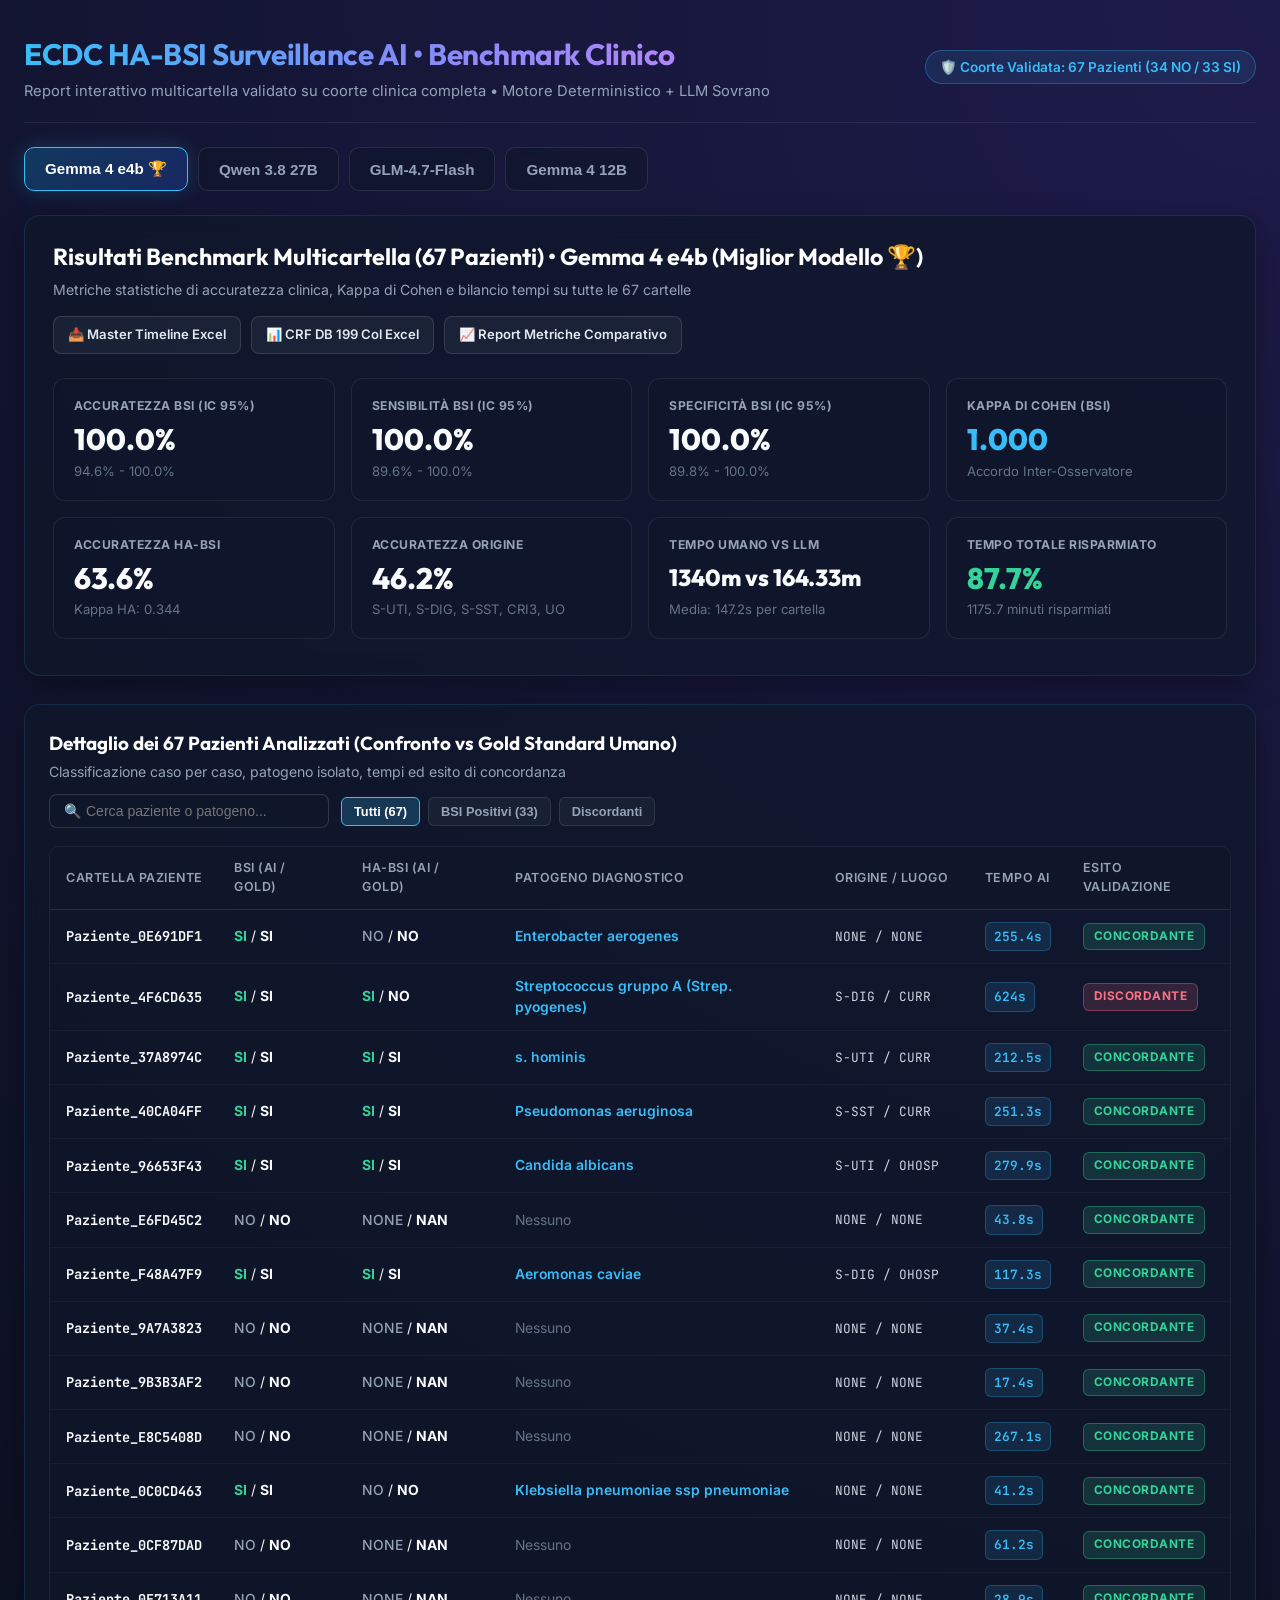
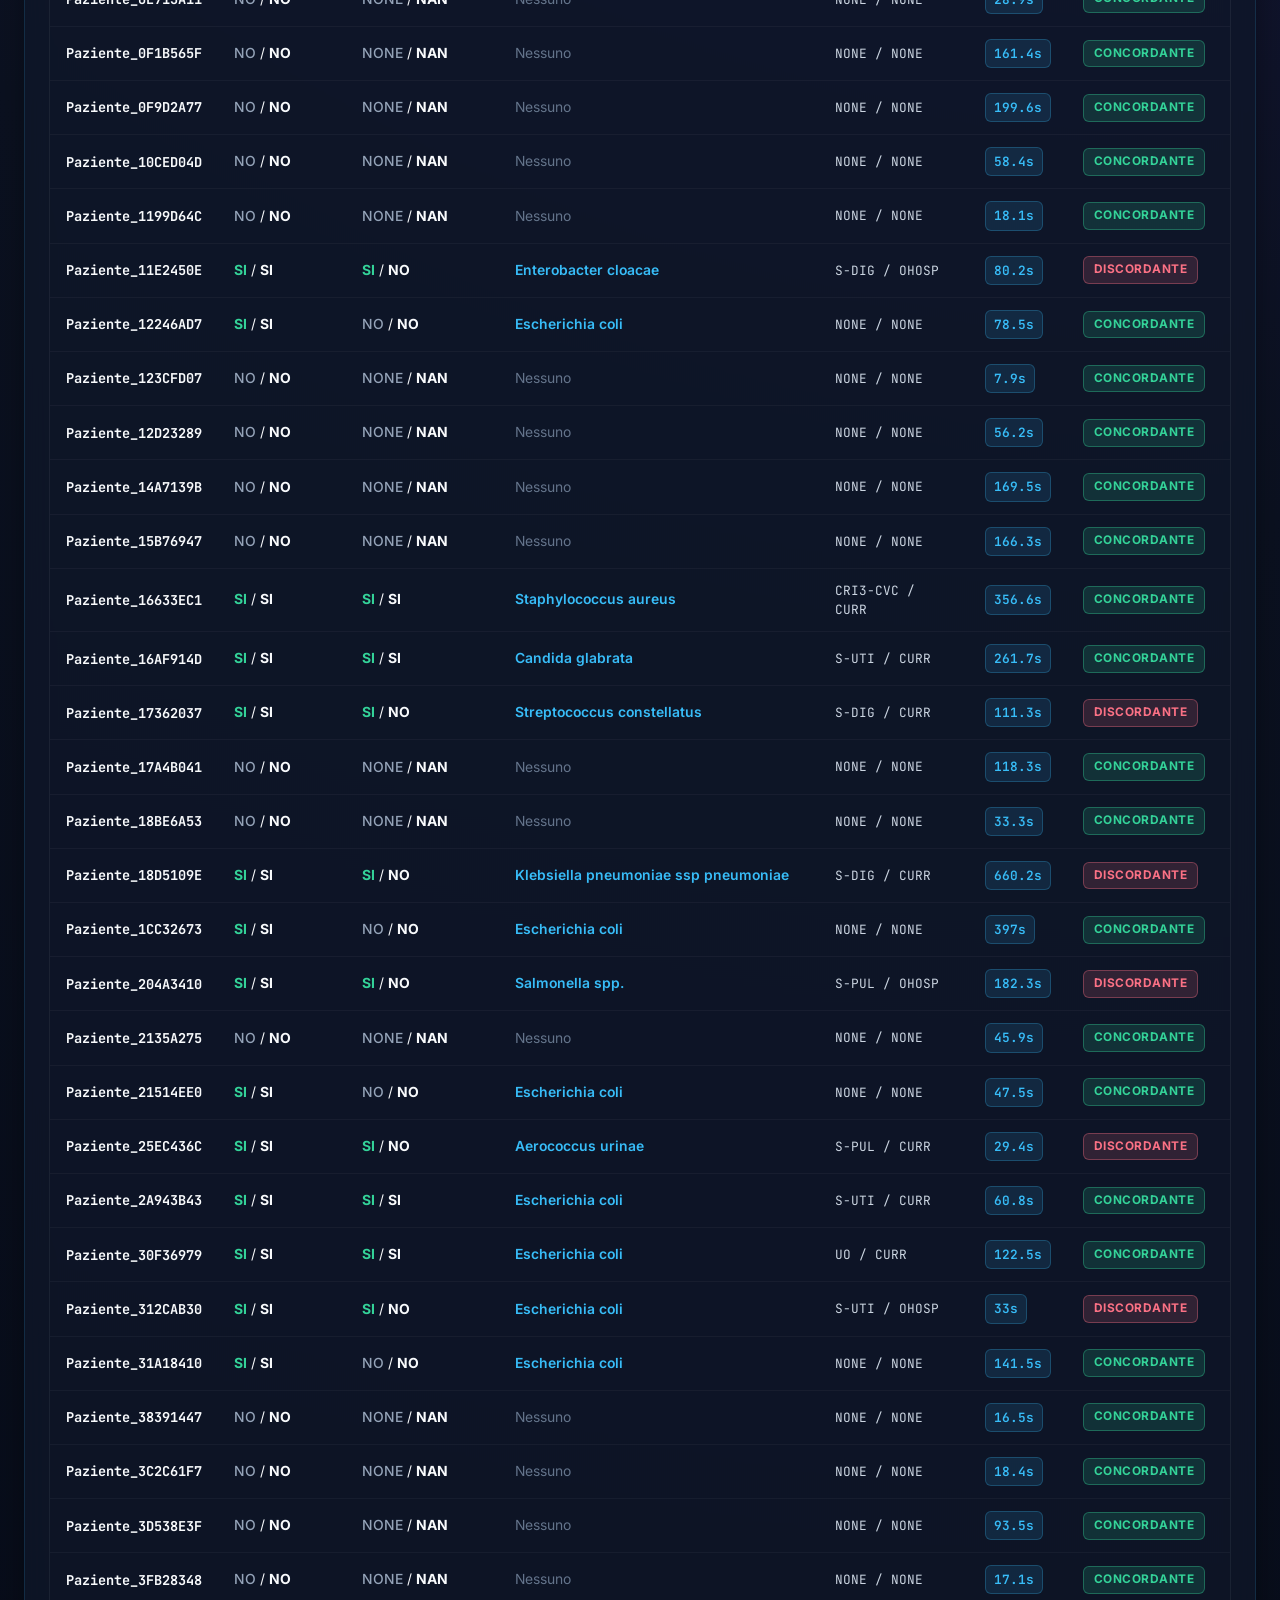
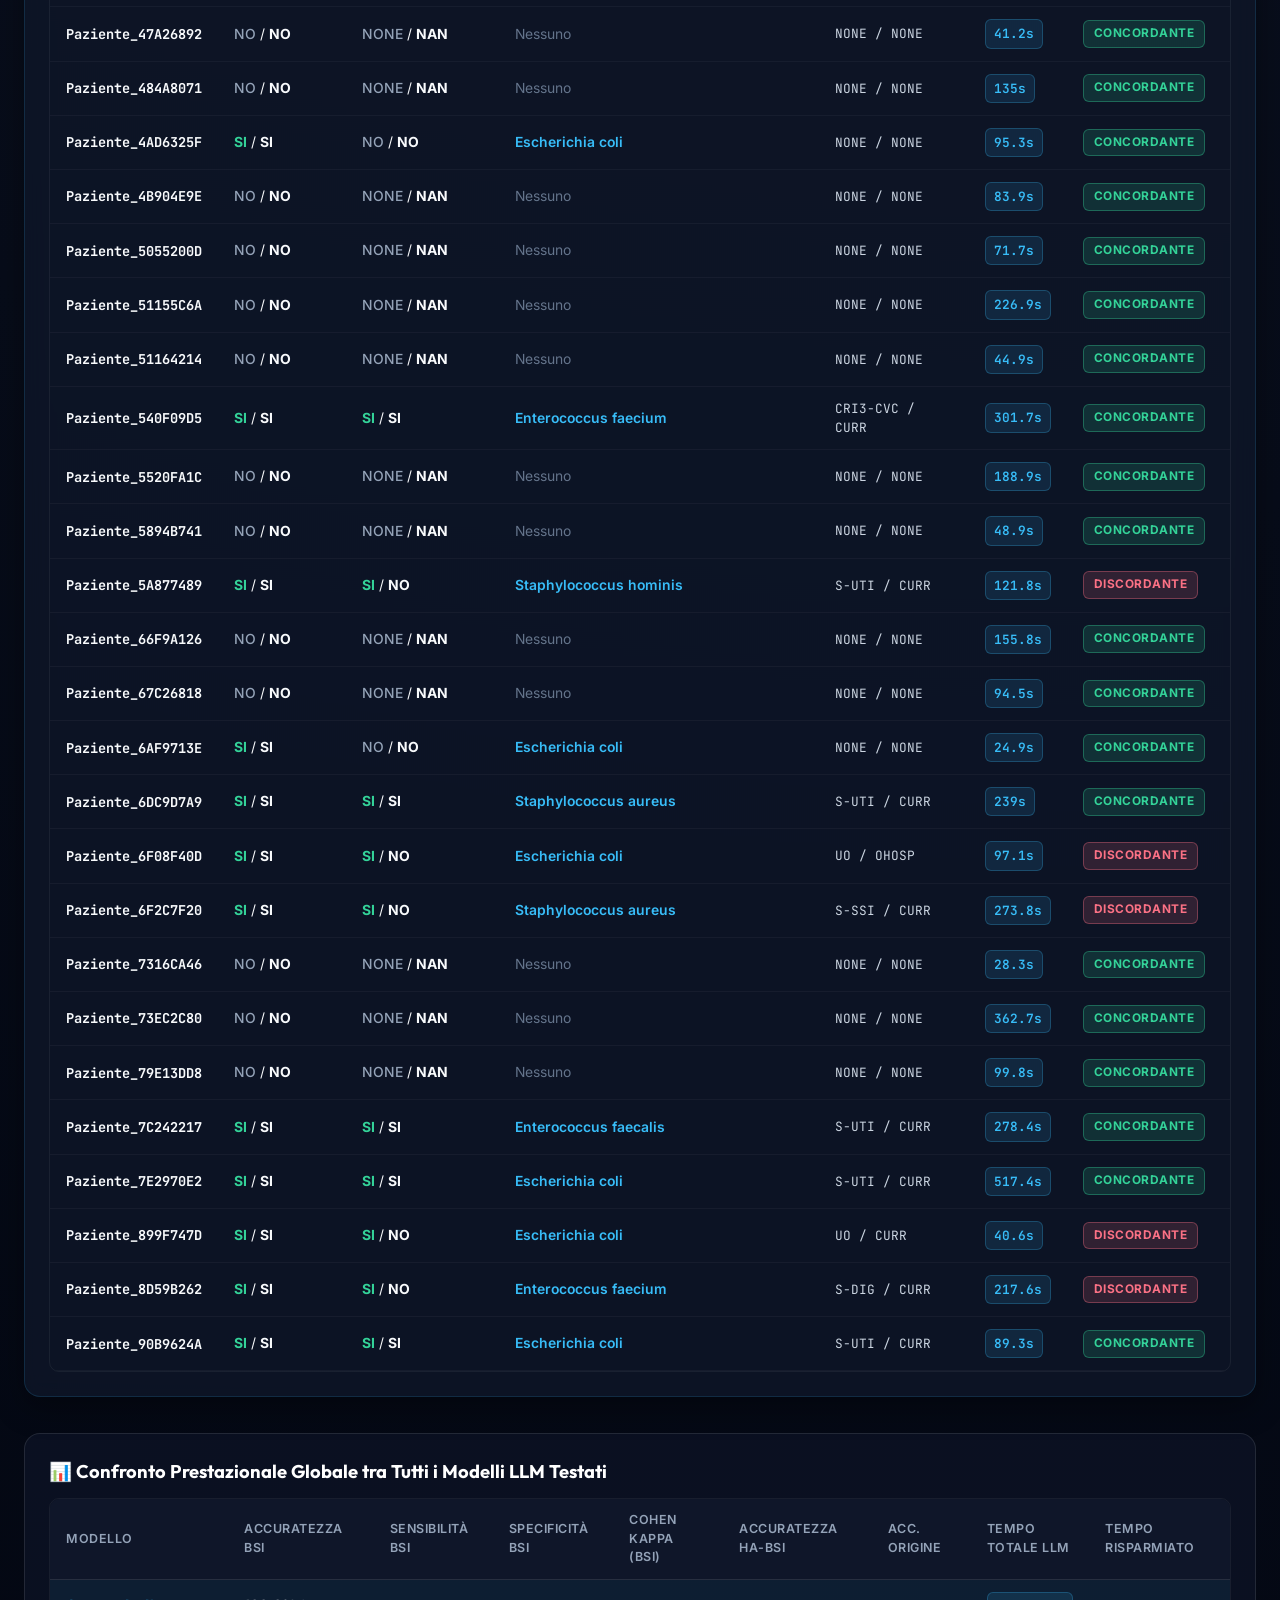
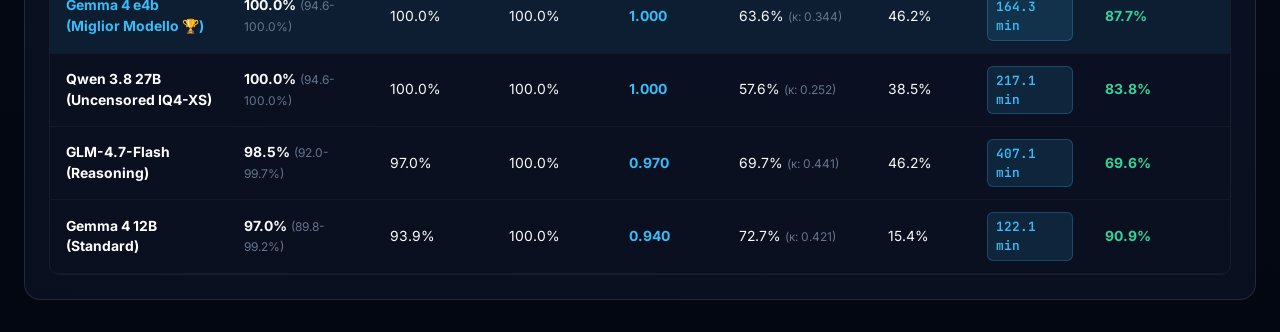
<file: Benchmark/report_benchmark_interattivo.html>
<!DOCTYPE html>
<html lang="it">
<head>
  <meta charset="UTF-8">
  <meta name="viewport" content="width=device-width, initial-scale=1.0">
  <title>ECDC Surveillance AI • Report Benchmark 67 Cartelle</title>
  <link rel="preconnect" href="https://fonts.googleapis.com">
  <link rel="preconnect" href="https://fonts.gstatic.com" crossorigin>
  <link href="https://fonts.googleapis.com/css2?family=Inter:wght@300;400;500;600;700;800&family=Outfit:wght@500;600;700&family=JetBrains+Mono:wght@400;500;600&display=swap" rel="stylesheet">
  <style>
    :root {
      --bg-dark: #0b1120;
      --card-bg: rgba(15, 23, 42, 0.75);
      --card-border: rgba(56, 189, 248, 0.15);
      --card-hover: rgba(56, 189, 248, 0.25);
      --text-main: #f8fafc;
      --text-muted: #94a3b8;
      --cyan-glow: #38bdf8;
      --emerald: #34d399;
      --rose: #fb7185;
      --amber: #fbbf24;
      --accent-grad: linear-gradient(135deg, #0284c7 0%, #2563eb 100%);
    }
    * {
      box-sizing: border-box;
      margin: 0;
      padding: 0;
    }
    body {
      background: radial-gradient(circle at top right, #1e1b4b 0%, #0b1120 40%, #030712 100%);
      color: var(--text-main);
      font-family: 'Inter', sans-serif;
      min-height: 100vh;
      padding: 32px 24px;
      line-height: 1.5;
    }
    .container {
      max-width: 1400px;
      margin: 0 auto;
    }
    /* HEADER */
    .top-header {
      display: flex;
      justify-content: space-between;
      align-items: center;
      margin-bottom: 24px;
      padding-bottom: 20px;
      border-bottom: 1px solid rgba(255, 255, 255, 0.08);
      flex-wrap: wrap;
      gap: 16px;
    }
    .brand-title {
      font-family: 'Outfit', sans-serif;
      font-size: 1.85rem;
      font-weight: 700;
      background: linear-gradient(90deg, #38bdf8, #818cf8, #c084fc);
      -webkit-background-clip: text;
      -webkit-text-fill-color: transparent;
      letter-spacing: -0.5px;
    }
    .brand-subtitle {
      color: var(--text-muted);
      font-size: 0.92rem;
      margin-top: 4px;
    }
    .cohort-badge {
      display: inline-flex;
      align-items: center;
      gap: 8px;
      background: rgba(56, 189, 248, 0.1);
      border: 1px solid rgba(56, 189, 248, 0.3);
      padding: 6px 14px;
      border-radius: 9999px;
      font-size: 0.85rem;
      color: var(--cyan-glow);
      font-weight: 600;
    }

    /* MODEL SELECTOR TABS */
    .tabs-bar {
      display: flex;
      gap: 10px;
      margin-bottom: 24px;
      flex-wrap: wrap;
    }
    .tab-btn {
      background: rgba(15, 23, 42, 0.6);
      border: 1px solid rgba(255, 255, 255, 0.1);
      color: var(--text-muted);
      padding: 12px 20px;
      border-radius: 10px;
      font-size: 0.95rem;
      font-weight: 600;
      cursor: pointer;
      transition: all 0.2s ease;
      display: flex;
      align-items: center;
      gap: 8px;
      backdrop-filter: blur(8px);
    }
    .tab-btn:hover {
      background: rgba(30, 41, 59, 0.8);
      border-color: rgba(56, 189, 248, 0.3);
      color: #fff;
    }
    .tab-btn.active {
      background: linear-gradient(135deg, rgba(14, 165, 233, 0.25) 0%, rgba(37, 99, 235, 0.25) 100%);
      border: 1px solid var(--cyan-glow);
      color: #fff;
      box-shadow: 0 0 20px rgba(56, 189, 248, 0.2);
    }

    /* BENCHMARK HERO CARD */
    .bench-hero {
      background: var(--card-bg);
      border: 1px solid var(--card-border);
      border-radius: 16px;
      padding: 24px 28px;
      margin-bottom: 28px;
      backdrop-filter: blur(12px);
      box-shadow: 0 10px 30px rgba(0, 0, 0, 0.35);
    }
    .bench-hero-header {
      display: flex;
      justify-content: space-between;
      align-items: flex-start;
      margin-bottom: 24px;
      flex-wrap: wrap;
      gap: 16px;
    }
    .section-title {
      font-family: 'Outfit', sans-serif;
      font-size: 1.45rem;
      font-weight: 700;
      color: #fff;
    }
    .section-desc {
      color: var(--text-muted);
      font-size: 0.88rem;
      margin-top: 4px;
    }
    .action-links {
      display: flex;
      gap: 10px;
      flex-wrap: wrap;
    }
    .btn-action {
      display: inline-flex;
      align-items: center;
      gap: 8px;
      padding: 8px 14px;
      border-radius: 8px;
      font-size: 0.82rem;
      font-weight: 600;
      text-decoration: none;
      transition: all 0.2s;
      background: rgba(30, 41, 59, 0.7);
      border: 1px solid rgba(255, 255, 255, 0.12);
      color: #e2e8f0;
    }
    .btn-action:hover {
      background: rgba(56, 189, 248, 0.15);
      border-color: var(--cyan-glow);
      color: #fff;
    }

    /* 8 KPI CARDS GRID */
    .kpi-grid {
      display: grid;
      grid-template-columns: repeat(4, 1fr);
      gap: 16px;
      margin-bottom: 12px;
    }
    @media (max-width: 1024px) {
      .kpi-grid { grid-template-columns: repeat(2, 1fr); }
    }
    @media (max-width: 640px) {
      .kpi-grid { grid-template-columns: 1fr; }
    }
    .kpi-card {
      background: rgba(15, 23, 42, 0.6);
      border: 1px solid rgba(255, 255, 255, 0.08);
      border-radius: 12px;
      padding: 18px 20px;
      display: flex;
      flex-direction: column;
      justify-content: space-between;
      transition: all 0.2s ease;
    }
    .kpi-card:hover {
      border-color: rgba(56, 189, 248, 0.3);
      transform: translateY(-2px);
    }
    .kpi-label {
      font-size: 0.76rem;
      text-transform: uppercase;
      font-weight: 700;
      letter-spacing: 0.5px;
      color: #94a3b8;
      margin-bottom: 8px;
    }
    .kpi-value {
      font-size: 1.85rem;
      font-weight: 800;
      color: #f8fafc;
      font-family: 'Outfit', sans-serif;
      line-height: 1.1;
      margin-bottom: 6px;
    }
    .kpi-sub {
      font-size: 0.82rem;
      color: #64748b;
    }

    /* PATIENT DETAILS TABLE */
    .table-section {
      background: var(--card-bg);
      border: 1px solid var(--card-border);
      border-radius: 16px;
      padding: 24px;
      backdrop-filter: blur(12px);
      box-shadow: 0 10px 30px rgba(0, 0, 0, 0.35);
    }
    .table-toolbar {
      display: flex;
      justify-content: space-between;
      align-items: center;
      margin-bottom: 18px;
      flex-wrap: wrap;
      gap: 12px;
    }
    .search-input {
      background: rgba(15, 23, 42, 0.8);
      border: 1px solid rgba(255, 255, 255, 0.15);
      border-radius: 8px;
      padding: 8px 14px;
      color: #fff;
      font-size: 0.88rem;
      width: 280px;
    }
    .search-input:focus {
      outline: none;
      border-color: var(--cyan-glow);
    }
    .filter-btn-group {
      display: flex;
      gap: 8px;
    }
    .filter-pill {
      background: rgba(30, 41, 59, 0.6);
      border: 1px solid rgba(255, 255, 255, 0.1);
      color: var(--text-muted);
      padding: 6px 12px;
      border-radius: 6px;
      font-size: 0.8rem;
      font-weight: 600;
      cursor: pointer;
    }
    .filter-pill.active {
      background: rgba(56, 189, 248, 0.2);
      border-color: var(--cyan-glow);
      color: #fff;
    }

    .table-wrapper {
      overflow-x: auto;
      border-radius: 10px;
      border: 1px solid rgba(255, 255, 255, 0.06);
    }
    table {
      width: 100%;
      border-collapse: collapse;
      text-align: left;
      font-size: 0.87rem;
    }
    thead {
      background: rgba(15, 23, 42, 0.95);
      border-bottom: 1px solid rgba(255, 255, 255, 0.1);
    }
    th {
      padding: 12px 16px;
      font-weight: 600;
      color: #94a3b8;
      font-size: 0.78rem;
      text-transform: uppercase;
      letter-spacing: 0.5px;
    }
    tbody tr {
      border-bottom: 1px solid rgba(255, 255, 255, 0.04);
      transition: background 0.15s;
    }
    tbody tr:hover {
      background: rgba(56, 189, 248, 0.04);
    }
    td {
      padding: 12px 16px;
      vertical-align: middle;
    }
    .pid-cell {
      font-weight: 700;
      color: #f8fafc;
      font-family: 'JetBrains Mono', monospace;
      font-size: 0.85rem;
    }
    .val-si {
      color: var(--emerald);
      font-weight: 700;
    }
    .val-no {
      color: #94a3b8;
      font-weight: 500;
    }
    .pathogen-text {
      color: var(--cyan-glow);
      font-weight: 600;
    }
    .time-badge {
      background: rgba(56, 189, 248, 0.12);
      color: var(--cyan-glow);
      border: 1px solid rgba(56, 189, 248, 0.25);
      padding: 4px 8px;
      border-radius: 6px;
      font-family: 'JetBrains Mono', monospace;
      font-size: 0.8rem;
      font-weight: 600;
      display: inline-block;
    }
    .badge-concordant {
      background: rgba(52, 211, 153, 0.15);
      border: 1px solid rgba(52, 211, 153, 0.35);
      color: var(--emerald);
      padding: 4px 10px;
      border-radius: 6px;
      font-weight: 700;
      font-size: 0.74rem;
      display: inline-block;
      letter-spacing: 0.5px;
    }
    .badge-discordant {
      background: rgba(251, 113, 133, 0.15);
      border: 1px solid rgba(251, 113, 133, 0.35);
      color: var(--rose);
      padding: 4px 10px;
      border-radius: 6px;
      font-weight: 700;
      font-size: 0.74rem;
      display: inline-block;
      letter-spacing: 0.5px;
    }
    .summary-card-overview {
      margin-top: 36px;
      background: rgba(15, 23, 42, 0.6);
      border: 1px solid rgba(255, 255, 255, 0.1);
      border-radius: 16px;
      padding: 24px;
    }
  </style>
</head>
<body>
  <div class="container">
    <!-- TOP HEADER -->
    <header class="top-header">
      <div>
        <h1 class="brand-title">ECDC HA-BSI Surveillance AI • Benchmark Clinico</h1>
        <p class="brand-subtitle">Report interattivo multicartella validato su coorte clinica completa • Motore Deterministico + LLM Sovrano</p>
      </div>
      <div class="cohort-badge">
        <span>🛡️ Coorte Validata: 67 Pazienti (34 NO / 33 SI)</span>
      </div>
    </header>

    <!-- MODEL SELECTOR TABS -->
    <div class="tabs-bar" id="model-tabs">
      <!-- Injected dynamically -->
    </div>

    <!-- MAIN BENCHMARK CARD -->
    <div class="bench-hero">
      <div class="bench-hero-header">
        <div>
          <h2 class="section-title" id="bench-title">Risultati Benchmark Multicartella (67 Pazienti)</h2>
          <p class="section-desc" id="bench-subtitle">Metriche statistiche di accuratezza clinica, Kappa di Cohen e bilancio tempi su tutte le 67 cartelle</p>
        </div>
        <div class="action-links" id="action-links-container">
          <!-- Injected dynamically -->
        </div>
      </div>

      <!-- 8 KPI CARDS -->
      <div class="kpi-grid" id="kpi-container">
        <!-- Injected dynamically -->
      </div>
    </div>

    <!-- PATIENT DETAILS TABLE -->
    <div class="table-section">
      <div class="table-toolbar">
        <div>
          <h3 class="section-title" style="font-size:1.18rem;">Dettaglio dei 67 Pazienti Analizzati (Confronto vs Gold Standard Umano)</h3>
          <p class="section-desc">Classificazione caso per caso, patogeno isolato, tempi ed esito di concordanza</p>
        </div>
        <div style="display:flex;gap:12px;align-items:center;">
          <input type="text" id="patient-search" class="search-input" placeholder="🔍 Cerca paziente o patogeno..." oninput="filterTable()">
          <div class="filter-btn-group">
            <button class="filter-pill active" data-filter="ALL" onclick="setFilter('ALL', this)">Tutti (67)</button>
            <button class="filter-pill" data-filter="BSI_POS" onclick="setFilter('BSI_POS', this)">BSI Positivi (33)</button>
            <button class="filter-pill" data-filter="DISCORDANT" onclick="setFilter('DISCORDANT', this)">Discordanti</button>
          </div>
        </div>
      </div>

      <div class="table-wrapper">
        <table>
          <thead>
            <tr>
              <th>Cartella Paziente</th>
              <th>BSI (AI / Gold)</th>
              <th>HA-BSI (AI / Gold)</th>
              <th>Patogeno Diagnostico</th>
              <th>Origine / Luogo</th>
              <th>Tempo AI</th>
              <th>Esito Validazione</th>
            </tr>
          </thead>
          <tbody id="patients-table-body">
            <!-- Injected dynamically -->
          </tbody>
        </table>
      </div>
    </div>

    <!-- GLOBAL SUMMARY COMPARISON -->
    <div class="summary-card-overview">
      <h3 class="section-title" style="font-size:1.15rem;margin-bottom:12px;">📊 Confronto Prestazionale Globale tra Tutti i Modelli LLM Testati</h3>
      <div class="table-wrapper">
        <table>
          <thead>
            <tr>
              <th>Modello</th>
              <th>Accuratezza BSI</th>
              <th>Sensibilità BSI</th>
              <th>Specificità BSI</th>
              <th>Cohen Kappa (BSI)</th>
              <th>Accuratezza HA-BSI</th>
              <th>Acc. Origine</th>
              <th>Tempo Totale LLM</th>
              <th>Tempo Risparmiato</th>
            </tr>
          </thead>
          <tbody id="global-comparison-body">
            <!-- Injected dynamically -->
          </tbody>
        </table>
      </div>
    </div>
  </div>

  <script>
    const benchmarkData = {"gemma4_e4b": {"meta": {"id": "gemma4_e4b", "name": "gemma4:e4b", "label": "Gemma 4 e4b (Miglior Modello 🏆)", "short_label": "Gemma 4 e4b 🏆", "folder": "Gemma4-e4b", "clean_ext": "gemma4_e4b", "timeline_file": "benchmark_timeline_gemma4_e4b.xlsx", "db_file": "benchmark_db_gemma4_e4b.xlsx"}, "metrics": {"n_patients": 67, "accuracy": 1.0, "accuracy_ci95": [0.9458, 1.0], "sensitivity": 1.0, "sensitivity_ci95": [0.8957, 1.0], "specificity": 1.0, "specificity_ci95": [0.8985, 1.0], "ppv": 1.0, "ppv_ci95": [0.8957, 1.0], "npv": 1.0, "npv_ci95": [0.8985, 1.0], "f1_score": 1.0, "cohen_kappa_bsi": 1.0, "ha_bsi_accuracy": 0.6364, "cohen_kappa_ha_bsi": 0.3444, "origin_accuracy": 0.4615, "setting_accuracy": 0.8462, "tp": 33, "tn": 34, "fp": 0, "fn": 0}, "time_analysis": {"total_human_time_min": 1340.0, "total_human_time_hours": 22.33, "total_llm_time_min": 164.33, "total_llm_time_sec": 9860.0, "avg_llm_time_per_patient_sec": 147.2, "time_saved_min": 1175.7, "time_saved_hours": 19.59, "time_saved_percent": 87.7}, "comparisons": [{"Paziente": "Paziente_0E691DF1", "Gold_BSI": "SI", "Pred_BSI": "SI", "BSI_Status": "TP", "Gold_HA_BSI": "NO", "Pred_HA_BSI": "NO", "HA_Status": "TN", "Patogeno": "Enterobacter aerogenes", "Data_Diagnostica": "01/01/2000", "Gold_Origine": "NAN", "Pred_Origine": "NONE", "Origine_Status": "-", "Gold_Luogo": "NAN", "Pred_Luogo": "NONE", "Luogo_Status": "-", "Tempo_Umano_Min": 20.0, "Tempo_LLM_Sec": 255.4}, {"Paziente": "Paziente_4F6CD635", "Gold_BSI": "SI", "Pred_BSI": "SI", "BSI_Status": "TP", "Gold_HA_BSI": "NO", "Pred_HA_BSI": "SI", "HA_Status": "FP", "Patogeno": "Streptococcus gruppo A (Strep. pyogenes)", "Data_Diagnostica": "06/01/2000", "Gold_Origine": "NAN", "Pred_Origine": "S-DIG", "Origine_Status": "-", "Gold_Luogo": "NAN", "Pred_Luogo": "CURR", "Luogo_Status": "-", "Tempo_Umano_Min": 20.0, "Tempo_LLM_Sec": 624.0}, {"Paziente": "Paziente_37A8974C", "Gold_BSI": "SI", "Pred_BSI": "SI", "BSI_Status": "TP", "Gold_HA_BSI": "SI", "Pred_HA_BSI": "SI", "HA_Status": "TP", "Patogeno": "s. hominis", "Data_Diagnostica": "10/01/2000", "Gold_Origine": "UO", "Pred_Origine": "S-UTI", "Origine_Status": "MISMATCH", "Gold_Luogo": "CURR", "Pred_Luogo": "CURR", "Luogo_Status": "MATCH", "Tempo_Umano_Min": 20.0, "Tempo_LLM_Sec": 212.5}, {"Paziente": "Paziente_40CA04FF", "Gold_BSI": "SI", "Pred_BSI": "SI", "BSI_Status": "TP", "Gold_HA_BSI": "SI", "Pred_HA_BSI": "SI", "HA_Status": "TP", "Patogeno": "Pseudomonas aeruginosa", "Data_Diagnostica": "10/01/2000", "Gold_Origine": "S-SST", "Pred_Origine": "S-SST", "Origine_Status": "MATCH", "Gold_Luogo": "CURR", "Pred_Luogo": "CURR", "Luogo_Status": "MATCH", "Tempo_Umano_Min": 20.0, "Tempo_LLM_Sec": 251.3}, {"Paziente": "Paziente_96653F43", "Gold_BSI": "SI", "Pred_BSI": "SI", "BSI_Status": "TP", "Gold_HA_BSI": "SI", "Pred_HA_BSI": "SI", "HA_Status": "TP", "Patogeno": "Candida albicans", "Data_Diagnostica": "12/02/2000", "Gold_Origine": "S-DIG", "Pred_Origine": "S-UTI", "Origine_Status": "MISMATCH", "Gold_Luogo": "CURR", "Pred_Luogo": "OHOSP", "Luogo_Status": "MISMATCH", "Tempo_Umano_Min": 20.0, "Tempo_LLM_Sec": 279.9}, {"Paziente": "Paziente_E6FD45C2", "Gold_BSI": "NO", "Pred_BSI": "NO", "BSI_Status": "TN", "Gold_HA_BSI": "NAN", "Pred_HA_BSI": "NONE", "HA_Status": "-", "Patogeno": "-", "Data_Diagnostica": "-", "Gold_Origine": "NAN", "Pred_Origine": "NONE", "Origine_Status": "-", "Gold_Luogo": "NAN", "Pred_Luogo": "NONE", "Luogo_Status": "-", "Tempo_Umano_Min": 20.0, "Tempo_LLM_Sec": 43.8}, {"Paziente": "Paziente_F48A47F9", "Gold_BSI": "SI", "Pred_BSI": "SI", "BSI_Status": "TP", "Gold_HA_BSI": "SI", "Pred_HA_BSI": "SI", "HA_Status": "TP", "Patogeno": "Aeromonas caviae", "Data_Diagnostica": "01/01/2000", "Gold_Origine": "S-DIG", "Pred_Origine": "S-DIG", "Origine_Status": "MATCH", "Gold_Luogo": "CURR", "Pred_Luogo": "OHOSP", "Luogo_Status": "MISMATCH", "Tempo_Umano_Min": 20.0, "Tempo_LLM_Sec": 117.3}, {"Paziente": "Paziente_9A7A3823", "Gold_BSI": "NO", "Pred_BSI": "NO", "BSI_Status": "TN", "Gold_HA_BSI": "NAN", "Pred_HA_BSI": "NONE", "HA_Status": "-", "Patogeno": "-", "Data_Diagnostica": "-", "Gold_Origine": "NAN", "Pred_Origine": "NONE", "Origine_Status": "-", "Gold_Luogo": "NAN", "Pred_Luogo": "NONE", "Luogo_Status": "-", "Tempo_Umano_Min": 20.0, "Tempo_LLM_Sec": 37.4}, {"Paziente": "Paziente_9B3B3AF2", "Gold_BSI": "NO", "Pred_BSI": "NO", "BSI_Status": "TN", "Gold_HA_BSI": "NAN", "Pred_HA_BSI": "NONE", "HA_Status": "-", "Patogeno": "-", "Data_Diagnostica": "-", "Gold_Origine": "NAN", "Pred_Origine": "NONE", "Origine_Status": "-", "Gold_Luogo": "NAN", "Pred_Luogo": "NONE", "Luogo_Status": "-", "Tempo_Umano_Min": 20.0, "Tempo_LLM_Sec": 17.4}, {"Paziente": "Paziente_E8C5408D", "Gold_BSI": "NO", "Pred_BSI": "NO", "BSI_Status": "TN", "Gold_HA_BSI": "NAN", "Pred_HA_BSI": "NONE", "HA_Status": "-", "Patogeno": "-", "Data_Diagnostica": "-", "Gold_Origine": "NAN", "Pred_Origine": "NONE", "Origine_Status": "-", "Gold_Luogo": "NAN", "Pred_Luogo": "NONE", "Luogo_Status": "-", "Tempo_Umano_Min": 20.0, "Tempo_LLM_Sec": 267.1}, {"Paziente": "Paziente_0C0CD463", "Gold_BSI": "SI", "Pred_BSI": "SI", "BSI_Status": "TP", "Gold_HA_BSI": "NO", "Pred_HA_BSI": "NO", "HA_Status": "TN", "Patogeno": "Klebsiella pneumoniae ssp pneumoniae", "Data_Diagnostica": "31/10/1999", "Gold_Origine": "NAN", "Pred_Origine": "NONE", "Origine_Status": "-", "Gold_Luogo": "NAN", "Pred_Luogo": "NONE", "Luogo_Status": "-", "Tempo_Umano_Min": 20.0, "Tempo_LLM_Sec": 41.2}, {"Paziente": "Paziente_0CF87DAD", "Gold_BSI": "NO", "Pred_BSI": "NO", "BSI_Status": "TN", "Gold_HA_BSI": "NAN", "Pred_HA_BSI": "NONE", "HA_Status": "-", "Patogeno": "-", "Data_Diagnostica": "-", "Gold_Origine": "NAN", "Pred_Origine": "NONE", "Origine_Status": "-", "Gold_Luogo": "NAN", "Pred_Luogo": "NONE", "Luogo_Status": "-", "Tempo_Umano_Min": 20.0, "Tempo_LLM_Sec": 61.2}, {"Paziente": "Paziente_0E713A11", "Gold_BSI": "NO", "Pred_BSI": "NO", "BSI_Status": "TN", "Gold_HA_BSI": "NAN", "Pred_HA_BSI": "NONE", "HA_Status": "-", "Patogeno": "-", "Data_Diagnostica": "-", "Gold_Origine": "NAN", "Pred_Origine": "NONE", "Origine_Status": "-", "Gold_Luogo": "NAN", "Pred_Luogo": "NONE", "Luogo_Status": "-", "Tempo_Umano_Min": 20.0, "Tempo_LLM_Sec": 28.9}, {"Paziente": "Paziente_0F1B565F", "Gold_BSI": "NO", "Pred_BSI": "NO", "BSI_Status": "TN", "Gold_HA_BSI": "NAN", "Pred_HA_BSI": "NONE", "HA_Status": "-", "Patogeno": "-", "Data_Diagnostica": "-", "Gold_Origine": "NAN", "Pred_Origine": "NONE", "Origine_Status": "-", "Gold_Luogo": "NAN", "Pred_Luogo": "NONE", "Luogo_Status": "-", "Tempo_Umano_Min": 20.0, "Tempo_LLM_Sec": 161.4}, {"Paziente": "Paziente_0F9D2A77", "Gold_BSI": "NO", "Pred_BSI": "NO", "BSI_Status": "TN", "Gold_HA_BSI": "NAN", "Pred_HA_BSI": "NONE", "HA_Status": "-", "Patogeno": "-", "Data_Diagnostica": "-", "Gold_Origine": "NAN", "Pred_Origine": "NONE", "Origine_Status": "-", "Gold_Luogo": "NAN", "Pred_Luogo": "NONE", "Luogo_Status": "-", "Tempo_Umano_Min": 20.0, "Tempo_LLM_Sec": 199.6}, {"Paziente": "Paziente_10CED04D", "Gold_BSI": "NO", "Pred_BSI": "NO", "BSI_Status": "TN", "Gold_HA_BSI": "NAN", "Pred_HA_BSI": "NONE", "HA_Status": "-", "Patogeno": "-", "Data_Diagnostica": "-", "Gold_Origine": "NAN", "Pred_Origine": "NONE", "Origine_Status": "-", "Gold_Luogo": "NAN", "Pred_Luogo": "NONE", "Luogo_Status": "-", "Tempo_Umano_Min": 20.0, "Tempo_LLM_Sec": 58.4}, {"Paziente": "Paziente_1199D64C", "Gold_BSI": "NO", "Pred_BSI": "NO", "BSI_Status": "TN", "Gold_HA_BSI": "NAN", "Pred_HA_BSI": "NONE", "HA_Status": "-", "Patogeno": "-", "Data_Diagnostica": "-", "Gold_Origine": "NAN", "Pred_Origine": "NONE", "Origine_Status": "-", "Gold_Luogo": "NAN", "Pred_Luogo": "NONE", "Luogo_Status": "-", "Tempo_Umano_Min": 20.0, "Tempo_LLM_Sec": 18.1}, {"Paziente": "Paziente_11E2450E", "Gold_BSI": "SI", "Pred_BSI": "SI", "BSI_Status": "TP", "Gold_HA_BSI": "NO", "Pred_HA_BSI": "SI", "HA_Status": "FP", "Patogeno": "Enterobacter cloacae", "Data_Diagnostica": "26/09/1999", "Gold_Origine": "NAN", "Pred_Origine": "S-DIG", "Origine_Status": "-", "Gold_Luogo": "NAN", "Pred_Luogo": "OHOSP", "Luogo_Status": "-", "Tempo_Umano_Min": 20.0, "Tempo_LLM_Sec": 80.2}, {"Paziente": "Paziente_12246AD7", "Gold_BSI": "SI", "Pred_BSI": "SI", "BSI_Status": "TP", "Gold_HA_BSI": "NO", "Pred_HA_BSI": "NO", "HA_Status": "TN", "Patogeno": "Escherichia coli", "Data_Diagnostica": "22/07/1999", "Gold_Origine": "NAN", "Pred_Origine": "NONE", "Origine_Status": "-", "Gold_Luogo": "NAN", "Pred_Luogo": "NONE", "Luogo_Status": "-", "Tempo_Umano_Min": 20.0, "Tempo_LLM_Sec": 78.5}, {"Paziente": "Paziente_123CFD07", "Gold_BSI": "NO", "Pred_BSI": "NO", "BSI_Status": "TN", "Gold_HA_BSI": "NAN", "Pred_HA_BSI": "NONE", "HA_Status": "-", "Patogeno": "-", "Data_Diagnostica": "-", "Gold_Origine": "NAN", "Pred_Origine": "NONE", "Origine_Status": "-", "Gold_Luogo": "NAN", "Pred_Luogo": "NONE", "Luogo_Status": "-", "Tempo_Umano_Min": 20.0, "Tempo_LLM_Sec": 7.9}, {"Paziente": "Paziente_12D23289", "Gold_BSI": "NO", "Pred_BSI": "NO", "BSI_Status": "TN", "Gold_HA_BSI": "NAN", "Pred_HA_BSI": "NONE", "HA_Status": "-", "Patogeno": "-", "Data_Diagnostica": "-", "Gold_Origine": "NAN", "Pred_Origine": "NONE", "Origine_Status": "-", "Gold_Luogo": "NAN", "Pred_Luogo": "NONE", "Luogo_Status": "-", "Tempo_Umano_Min": 20.0, "Tempo_LLM_Sec": 56.2}, {"Paziente": "Paziente_14A7139B", "Gold_BSI": "NO", "Pred_BSI": "NO", "BSI_Status": "TN", "Gold_HA_BSI": "NAN", "Pred_HA_BSI": "NONE", "HA_Status": "-", "Patogeno": "-", "Data_Diagnostica": "-", "Gold_Origine": "NAN", "Pred_Origine": "NONE", "Origine_Status": "-", "Gold_Luogo": "NAN", "Pred_Luogo": "NONE", "Luogo_Status": "-", "Tempo_Umano_Min": 20.0, "Tempo_LLM_Sec": 169.5}, {"Paziente": "Paziente_15B76947", "Gold_BSI": "NO", "Pred_BSI": "NO", "BSI_Status": "TN", "Gold_HA_BSI": "NAN", "Pred_HA_BSI": "NONE", "HA_Status": "-", "Patogeno": "-", "Data_Diagnostica": "-", "Gold_Origine": "NAN", "Pred_Origine": "NONE", "Origine_Status": "-", "Gold_Luogo": "NAN", "Pred_Luogo": "NONE", "Luogo_Status": "-", "Tempo_Umano_Min": 20.0, "Tempo_LLM_Sec": 166.3}, {"Paziente": "Paziente_16633EC1", "Gold_BSI": "SI", "Pred_BSI": "SI", "BSI_Status": "TP", "Gold_HA_BSI": "SI", "Pred_HA_BSI": "SI", "HA_Status": "TP", "Patogeno": "Staphylococcus aureus", "Data_Diagnostica": "19/12/1999", "Gold_Origine": "UO", "Pred_Origine": "CRI3-CVC", "Origine_Status": "MISMATCH", "Gold_Luogo": "CURR", "Pred_Luogo": "CURR", "Luogo_Status": "MATCH", "Tempo_Umano_Min": 20.0, "Tempo_LLM_Sec": 356.6}, {"Paziente": "Paziente_16AF914D", "Gold_BSI": "SI", "Pred_BSI": "SI", "BSI_Status": "TP", "Gold_HA_BSI": "SI", "Pred_HA_BSI": "SI", "HA_Status": "TP", "Patogeno": "Candida glabrata", "Data_Diagnostica": "30/10/1999", "Gold_Origine": "S-PULM", "Pred_Origine": "S-UTI", "Origine_Status": "MISMATCH", "Gold_Luogo": "CURR", "Pred_Luogo": "CURR", "Luogo_Status": "MATCH", "Tempo_Umano_Min": 20.0, "Tempo_LLM_Sec": 261.7}, {"Paziente": "Paziente_17362037", "Gold_BSI": "SI", "Pred_BSI": "SI", "BSI_Status": "TP", "Gold_HA_BSI": "NO", "Pred_HA_BSI": "SI", "HA_Status": "FP", "Patogeno": "Streptococcus constellatus", "Data_Diagnostica": "24/08/1999", "Gold_Origine": "NAN", "Pred_Origine": "S-DIG", "Origine_Status": "-", "Gold_Luogo": "NAN", "Pred_Luogo": "CURR", "Luogo_Status": "-", "Tempo_Umano_Min": 20.0, "Tempo_LLM_Sec": 111.3}, {"Paziente": "Paziente_17A4B041", "Gold_BSI": "NO", "Pred_BSI": "NO", "BSI_Status": "TN", "Gold_HA_BSI": "NAN", "Pred_HA_BSI": "NONE", "HA_Status": "-", "Patogeno": "-", "Data_Diagnostica": "-", "Gold_Origine": "NAN", "Pred_Origine": "NONE", "Origine_Status": "-", "Gold_Luogo": "NAN", "Pred_Luogo": "NONE", "Luogo_Status": "-", "Tempo_Umano_Min": 20.0, "Tempo_LLM_Sec": 118.3}, {"Paziente": "Paziente_18BE6A53", "Gold_BSI": "NO", "Pred_BSI": "NO", "BSI_Status": "TN", "Gold_HA_BSI": "NAN", "Pred_HA_BSI": "NONE", "HA_Status": "-", "Patogeno": "-", "Data_Diagnostica": "-", "Gold_Origine": "NAN", "Pred_Origine": "NONE", "Origine_Status": "-", "Gold_Luogo": "NAN", "Pred_Luogo": "NONE", "Luogo_Status": "-", "Tempo_Umano_Min": 20.0, "Tempo_LLM_Sec": 33.3}, {"Paziente": "Paziente_18D5109E", "Gold_BSI": "SI", "Pred_BSI": "SI", "BSI_Status": "TP", "Gold_HA_BSI": "NO", "Pred_HA_BSI": "SI", "HA_Status": "FP", "Patogeno": "Klebsiella pneumoniae ssp pneumoniae", "Data_Diagnostica": "10/11/1999", "Gold_Origine": "NAN", "Pred_Origine": "S-DIG", "Origine_Status": "-", "Gold_Luogo": "NAN", "Pred_Luogo": "CURR", "Luogo_Status": "-", "Tempo_Umano_Min": 20.0, "Tempo_LLM_Sec": 660.2}, {"Paziente": "Paziente_1CC32673", "Gold_BSI": "SI", "Pred_BSI": "SI", "BSI_Status": "TP", "Gold_HA_BSI": "NO", "Pred_HA_BSI": "NO", "HA_Status": "TN", "Patogeno": "Escherichia coli", "Data_Diagnostica": "10/03/1999", "Gold_Origine": "NAN", "Pred_Origine": "NONE", "Origine_Status": "-", "Gold_Luogo": "NAN", "Pred_Luogo": "NONE", "Luogo_Status": "-", "Tempo_Umano_Min": 20.0, "Tempo_LLM_Sec": 397.0}, {"Paziente": "Paziente_204A3410", "Gold_BSI": "SI", "Pred_BSI": "SI", "BSI_Status": "TP", "Gold_HA_BSI": "NO", "Pred_HA_BSI": "SI", "HA_Status": "FP", "Patogeno": "Salmonella spp.", "Data_Diagnostica": "20/12/1999", "Gold_Origine": "NAN", "Pred_Origine": "S-PUL", "Origine_Status": "-", "Gold_Luogo": "NAN", "Pred_Luogo": "OHOSP", "Luogo_Status": "-", "Tempo_Umano_Min": 20.0, "Tempo_LLM_Sec": 182.3}, {"Paziente": "Paziente_2135A275", "Gold_BSI": "NO", "Pred_BSI": "NO", "BSI_Status": "TN", "Gold_HA_BSI": "NAN", "Pred_HA_BSI": "NONE", "HA_Status": "-", "Patogeno": "-", "Data_Diagnostica": "-", "Gold_Origine": "NAN", "Pred_Origine": "NONE", "Origine_Status": "-", "Gold_Luogo": "NAN", "Pred_Luogo": "NONE", "Luogo_Status": "-", "Tempo_Umano_Min": 20.0, "Tempo_LLM_Sec": 45.9}, {"Paziente": "Paziente_21514EE0", "Gold_BSI": "SI", "Pred_BSI": "SI", "BSI_Status": "TP", "Gold_HA_BSI": "NO", "Pred_HA_BSI": "NO", "HA_Status": "TN", "Patogeno": "Escherichia coli", "Data_Diagnostica": "27/12/1999", "Gold_Origine": "NAN", "Pred_Origine": "NONE", "Origine_Status": "-", "Gold_Luogo": "NAN", "Pred_Luogo": "NONE", "Luogo_Status": "-", "Tempo_Umano_Min": 20.0, "Tempo_LLM_Sec": 47.5}, {"Paziente": "Paziente_25EC436C", "Gold_BSI": "SI", "Pred_BSI": "SI", "BSI_Status": "TP", "Gold_HA_BSI": "NO", "Pred_HA_BSI": "SI", "HA_Status": "FP", "Patogeno": "Aerococcus urinae", "Data_Diagnostica": "30/12/1999", "Gold_Origine": "NAN", "Pred_Origine": "S-PUL", "Origine_Status": "-", "Gold_Luogo": "NAN", "Pred_Luogo": "CURR", "Luogo_Status": "-", "Tempo_Umano_Min": 20.0, "Tempo_LLM_Sec": 29.4}, {"Paziente": "Paziente_2A943B43", "Gold_BSI": "SI", "Pred_BSI": "SI", "BSI_Status": "TP", "Gold_HA_BSI": "SI", "Pred_HA_BSI": "SI", "HA_Status": "TP", "Patogeno": "Escherichia coli", "Data_Diagnostica": "20/09/1999", "Gold_Origine": "S-UTI", "Pred_Origine": "S-UTI", "Origine_Status": "MATCH", "Gold_Luogo": "CURR", "Pred_Luogo": "CURR", "Luogo_Status": "MATCH", "Tempo_Umano_Min": 20.0, "Tempo_LLM_Sec": 60.8}, {"Paziente": "Paziente_30F36979", "Gold_BSI": "SI", "Pred_BSI": "SI", "BSI_Status": "TP", "Gold_HA_BSI": "SI", "Pred_HA_BSI": "SI", "HA_Status": "TP", "Patogeno": "Escherichia coli", "Data_Diagnostica": "21/11/1999", "Gold_Origine": "S-DIG", "Pred_Origine": "UO", "Origine_Status": "MISMATCH", "Gold_Luogo": "CURR", "Pred_Luogo": "CURR", "Luogo_Status": "MATCH", "Tempo_Umano_Min": 20.0, "Tempo_LLM_Sec": 122.5}, {"Paziente": "Paziente_312CAB30", "Gold_BSI": "SI", "Pred_BSI": "SI", "BSI_Status": "TP", "Gold_HA_BSI": "NO", "Pred_HA_BSI": "SI", "HA_Status": "FP", "Patogeno": "Escherichia coli", "Data_Diagnostica": "12/12/1999", "Gold_Origine": "NAN", "Pred_Origine": "S-UTI", "Origine_Status": "-", "Gold_Luogo": "NAN", "Pred_Luogo": "OHOSP", "Luogo_Status": "-", "Tempo_Umano_Min": 20.0, "Tempo_LLM_Sec": 33.0}, {"Paziente": "Paziente_31A18410", "Gold_BSI": "SI", "Pred_BSI": "SI", "BSI_Status": "TP", "Gold_HA_BSI": "NO", "Pred_HA_BSI": "NO", "HA_Status": "TN", "Patogeno": "Escherichia coli", "Data_Diagnostica": "20/10/1999", "Gold_Origine": "NAN", "Pred_Origine": "NONE", "Origine_Status": "-", "Gold_Luogo": "NAN", "Pred_Luogo": "NONE", "Luogo_Status": "-", "Tempo_Umano_Min": 20.0, "Tempo_LLM_Sec": 141.5}, {"Paziente": "Paziente_38391447", "Gold_BSI": "NO", "Pred_BSI": "NO", "BSI_Status": "TN", "Gold_HA_BSI": "NAN", "Pred_HA_BSI": "NONE", "HA_Status": "-", "Patogeno": "-", "Data_Diagnostica": "-", "Gold_Origine": "NAN", "Pred_Origine": "NONE", "Origine_Status": "-", "Gold_Luogo": "NAN", "Pred_Luogo": "NONE", "Luogo_Status": "-", "Tempo_Umano_Min": 20.0, "Tempo_LLM_Sec": 16.5}, {"Paziente": "Paziente_3C2C61F7", "Gold_BSI": "NO", "Pred_BSI": "NO", "BSI_Status": "TN", "Gold_HA_BSI": "NAN", "Pred_HA_BSI": "NONE", "HA_Status": "-", "Patogeno": "-", "Data_Diagnostica": "-", "Gold_Origine": "NAN", "Pred_Origine": "NONE", "Origine_Status": "-", "Gold_Luogo": "NAN", "Pred_Luogo": "NONE", "Luogo_Status": "-", "Tempo_Umano_Min": 20.0, "Tempo_LLM_Sec": 18.4}, {"Paziente": "Paziente_3D538E3F", "Gold_BSI": "NO", "Pred_BSI": "NO", "BSI_Status": "TN", "Gold_HA_BSI": "NAN", "Pred_HA_BSI": "NONE", "HA_Status": "-", "Patogeno": "-", "Data_Diagnostica": "-", "Gold_Origine": "NAN", "Pred_Origine": "NONE", "Origine_Status": "-", "Gold_Luogo": "NAN", "Pred_Luogo": "NONE", "Luogo_Status": "-", "Tempo_Umano_Min": 20.0, "Tempo_LLM_Sec": 93.5}, {"Paziente": "Paziente_3FB28348", "Gold_BSI": "NO", "Pred_BSI": "NO", "BSI_Status": "TN", "Gold_HA_BSI": "NAN", "Pred_HA_BSI": "NONE", "HA_Status": "-", "Patogeno": "-", "Data_Diagnostica": "-", "Gold_Origine": "NAN", "Pred_Origine": "NONE", "Origine_Status": "-", "Gold_Luogo": "NAN", "Pred_Luogo": "NONE", "Luogo_Status": "-", "Tempo_Umano_Min": 20.0, "Tempo_LLM_Sec": 17.1}, {"Paziente": "Paziente_47A26892", "Gold_BSI": "NO", "Pred_BSI": "NO", "BSI_Status": "TN", "Gold_HA_BSI": "NAN", "Pred_HA_BSI": "NONE", "HA_Status": "-", "Patogeno": "-", "Data_Diagnostica": "-", "Gold_Origine": "NAN", "Pred_Origine": "NONE", "Origine_Status": "-", "Gold_Luogo": "NAN", "Pred_Luogo": "NONE", "Luogo_Status": "-", "Tempo_Umano_Min": 20.0, "Tempo_LLM_Sec": 41.2}, {"Paziente": "Paziente_484A8071", "Gold_BSI": "NO", "Pred_BSI": "NO", "BSI_Status": "TN", "Gold_HA_BSI": "NAN", "Pred_HA_BSI": "NONE", "HA_Status": "-", "Patogeno": "-", "Data_Diagnostica": "-", "Gold_Origine": "NAN", "Pred_Origine": "NONE", "Origine_Status": "-", "Gold_Luogo": "NAN", "Pred_Luogo": "NONE", "Luogo_Status": "-", "Tempo_Umano_Min": 20.0, "Tempo_LLM_Sec": 135.0}, {"Paziente": "Paziente_4AD6325F", "Gold_BSI": "SI", "Pred_BSI": "SI", "BSI_Status": "TP", "Gold_HA_BSI": "NO", "Pred_HA_BSI": "NO", "HA_Status": "TN", "Patogeno": "Escherichia coli", "Data_Diagnostica": "24/09/1999", "Gold_Origine": "NAN", "Pred_Origine": "NONE", "Origine_Status": "-", "Gold_Luogo": "NAN", "Pred_Luogo": "NONE", "Luogo_Status": "-", "Tempo_Umano_Min": 20.0, "Tempo_LLM_Sec": 95.3}, {"Paziente": "Paziente_4B904E9E", "Gold_BSI": "NO", "Pred_BSI": "NO", "BSI_Status": "TN", "Gold_HA_BSI": "NAN", "Pred_HA_BSI": "NONE", "HA_Status": "-", "Patogeno": "-", "Data_Diagnostica": "-", "Gold_Origine": "NAN", "Pred_Origine": "NONE", "Origine_Status": "-", "Gold_Luogo": "NAN", "Pred_Luogo": "NONE", "Luogo_Status": "-", "Tempo_Umano_Min": 20.0, "Tempo_LLM_Sec": 83.9}, {"Paziente": "Paziente_5055200D", "Gold_BSI": "NO", "Pred_BSI": "NO", "BSI_Status": "TN", "Gold_HA_BSI": "NAN", "Pred_HA_BSI": "NONE", "HA_Status": "-", "Patogeno": "-", "Data_Diagnostica": "-", "Gold_Origine": "NAN", "Pred_Origine": "NONE", "Origine_Status": "-", "Gold_Luogo": "NAN", "Pred_Luogo": "NONE", "Luogo_Status": "-", "Tempo_Umano_Min": 20.0, "Tempo_LLM_Sec": 71.7}, {"Paziente": "Paziente_51155C6A", "Gold_BSI": "NO", "Pred_BSI": "NO", "BSI_Status": "TN", "Gold_HA_BSI": "NAN", "Pred_HA_BSI": "NONE", "HA_Status": "-", "Patogeno": "-", "Data_Diagnostica": "-", "Gold_Origine": "NAN", "Pred_Origine": "NONE", "Origine_Status": "-", "Gold_Luogo": "NAN", "Pred_Luogo": "NONE", "Luogo_Status": "-", "Tempo_Umano_Min": 20.0, "Tempo_LLM_Sec": 226.9}, {"Paziente": "Paziente_51164214", "Gold_BSI": "NO", "Pred_BSI": "NO", "BSI_Status": "TN", "Gold_HA_BSI": "NAN", "Pred_HA_BSI": "NONE", "HA_Status": "-", "Patogeno": "-", "Data_Diagnostica": "-", "Gold_Origine": "NAN", "Pred_Origine": "NONE", "Origine_Status": "-", "Gold_Luogo": "NAN", "Pred_Luogo": "NONE", "Luogo_Status": "-", "Tempo_Umano_Min": 20.0, "Tempo_LLM_Sec": 44.9}, {"Paziente": "Paziente_540F09D5", "Gold_BSI": "SI", "Pred_BSI": "SI", "BSI_Status": "TP", "Gold_HA_BSI": "SI", "Pred_HA_BSI": "SI", "HA_Status": "TP", "Patogeno": "Enterococcus faecium", "Data_Diagnostica": "03/06/1999", "Gold_Origine": "S-SSI", "Pred_Origine": "CRI3-CVC", "Origine_Status": "MISMATCH", "Gold_Luogo": "CURR", "Pred_Luogo": "CURR", "Luogo_Status": "MATCH", "Tempo_Umano_Min": 20.0, "Tempo_LLM_Sec": 301.7}, {"Paziente": "Paziente_5520FA1C", "Gold_BSI": "NO", "Pred_BSI": "NO", "BSI_Status": "TN", "Gold_HA_BSI": "NAN", "Pred_HA_BSI": "NONE", "HA_Status": "-", "Patogeno": "-", "Data_Diagnostica": "-", "Gold_Origine": "NAN", "Pred_Origine": "NONE", "Origine_Status": "-", "Gold_Luogo": "NAN", "Pred_Luogo": "NONE", "Luogo_Status": "-", "Tempo_Umano_Min": 20.0, "Tempo_LLM_Sec": 188.9}, {"Paziente": "Paziente_5894B741", "Gold_BSI": "NO", "Pred_BSI": "NO", "BSI_Status": "TN", "Gold_HA_BSI": "NAN", "Pred_HA_BSI": "NONE", "HA_Status": "-", "Patogeno": "-", "Data_Diagnostica": "-", "Gold_Origine": "NAN", "Pred_Origine": "NONE", "Origine_Status": "-", "Gold_Luogo": "NAN", "Pred_Luogo": "NONE", "Luogo_Status": "-", "Tempo_Umano_Min": 20.0, "Tempo_LLM_Sec": 48.9}, {"Paziente": "Paziente_5A877489", "Gold_BSI": "SI", "Pred_BSI": "SI", "BSI_Status": "TP", "Gold_HA_BSI": "NO", "Pred_HA_BSI": "SI", "HA_Status": "FP", "Patogeno": "Staphylococcus hominis", "Data_Diagnostica": "24/11/1999", "Gold_Origine": "NAN", "Pred_Origine": "S-UTI", "Origine_Status": "-", "Gold_Luogo": "NAN", "Pred_Luogo": "CURR", "Luogo_Status": "-", "Tempo_Umano_Min": 20.0, "Tempo_LLM_Sec": 121.8}, {"Paziente": "Paziente_66F9A126", "Gold_BSI": "NO", "Pred_BSI": "NO", "BSI_Status": "TN", "Gold_HA_BSI": "NAN", "Pred_HA_BSI": "NONE", "HA_Status": "-", "Patogeno": "-", "Data_Diagnostica": "-", "Gold_Origine": "NAN", "Pred_Origine": "NONE", "Origine_Status": "-", "Gold_Luogo": "NAN", "Pred_Luogo": "NONE", "Luogo_Status": "-", "Tempo_Umano_Min": 20.0, "Tempo_LLM_Sec": 155.8}, {"Paziente": "Paziente_67C26818", "Gold_BSI": "NO", "Pred_BSI": "NO", "BSI_Status": "TN", "Gold_HA_BSI": "NAN", "Pred_HA_BSI": "NONE", "HA_Status": "-", "Patogeno": "-", "Data_Diagnostica": "-", "Gold_Origine": "NAN", "Pred_Origine": "NONE", "Origine_Status": "-", "Gold_Luogo": "NAN", "Pred_Luogo": "NONE", "Luogo_Status": "-", "Tempo_Umano_Min": 20.0, "Tempo_LLM_Sec": 94.5}, {"Paziente": "Paziente_6AF9713E", "Gold_BSI": "SI", "Pred_BSI": "SI", "BSI_Status": "TP", "Gold_HA_BSI": "NO", "Pred_HA_BSI": "NO", "HA_Status": "TN", "Patogeno": "Escherichia coli", "Data_Diagnostica": "05/01/2000", "Gold_Origine": "NAN", "Pred_Origine": "NONE", "Origine_Status": "-", "Gold_Luogo": "NAN", "Pred_Luogo": "NONE", "Luogo_Status": "-", "Tempo_Umano_Min": 20.0, "Tempo_LLM_Sec": 24.9}, {"Paziente": "Paziente_6DC9D7A9", "Gold_BSI": "SI", "Pred_BSI": "SI", "BSI_Status": "TP", "Gold_HA_BSI": "SI", "Pred_HA_BSI": "SI", "HA_Status": "TP", "Patogeno": "Staphylococcus aureus", "Data_Diagnostica": "30/09/1999", "Gold_Origine": "UO", "Pred_Origine": "S-UTI", "Origine_Status": "MISMATCH", "Gold_Luogo": "CURR", "Pred_Luogo": "CURR", "Luogo_Status": "MATCH", "Tempo_Umano_Min": 20.0, "Tempo_LLM_Sec": 239.0}, {"Paziente": "Paziente_6F08F40D", "Gold_BSI": "SI", "Pred_BSI": "SI", "BSI_Status": "TP", "Gold_HA_BSI": "NO", "Pred_HA_BSI": "SI", "HA_Status": "FP", "Patogeno": "Escherichia coli", "Data_Diagnostica": "14/10/1999", "Gold_Origine": "NAN", "Pred_Origine": "UO", "Origine_Status": "-", "Gold_Luogo": "NAN", "Pred_Luogo": "OHOSP", "Luogo_Status": "-", "Tempo_Umano_Min": 20.0, "Tempo_LLM_Sec": 97.1}, {"Paziente": "Paziente_6F2C7F20", "Gold_BSI": "SI", "Pred_BSI": "SI", "BSI_Status": "TP", "Gold_HA_BSI": "NO", "Pred_HA_BSI": "SI", "HA_Status": "FP", "Patogeno": "Staphylococcus aureus", "Data_Diagnostica": "07/11/1999", "Gold_Origine": "NAN", "Pred_Origine": "S-SSI", "Origine_Status": "-", "Gold_Luogo": "NAN", "Pred_Luogo": "CURR", "Luogo_Status": "-", "Tempo_Umano_Min": 20.0, "Tempo_LLM_Sec": 273.8}, {"Paziente": "Paziente_7316CA46", "Gold_BSI": "NO", "Pred_BSI": "NO", "BSI_Status": "TN", "Gold_HA_BSI": "NAN", "Pred_HA_BSI": "NONE", "HA_Status": "-", "Patogeno": "-", "Data_Diagnostica": "-", "Gold_Origine": "NAN", "Pred_Origine": "NONE", "Origine_Status": "-", "Gold_Luogo": "NAN", "Pred_Luogo": "NONE", "Luogo_Status": "-", "Tempo_Umano_Min": 20.0, "Tempo_LLM_Sec": 28.3}, {"Paziente": "Paziente_73EC2C80", "Gold_BSI": "NO", "Pred_BSI": "NO", "BSI_Status": "TN", "Gold_HA_BSI": "NAN", "Pred_HA_BSI": "NONE", "HA_Status": "-", "Patogeno": "-", "Data_Diagnostica": "-", "Gold_Origine": "NAN", "Pred_Origine": "NONE", "Origine_Status": "-", "Gold_Luogo": "NAN", "Pred_Luogo": "NONE", "Luogo_Status": "-", "Tempo_Umano_Min": 20.0, "Tempo_LLM_Sec": 362.7}, {"Paziente": "Paziente_79E13DD8", "Gold_BSI": "NO", "Pred_BSI": "NO", "BSI_Status": "TN", "Gold_HA_BSI": "NAN", "Pred_HA_BSI": "NONE", "HA_Status": "-", "Patogeno": "-", "Data_Diagnostica": "-", "Gold_Origine": "NAN", "Pred_Origine": "NONE", "Origine_Status": "-", "Gold_Luogo": "NAN", "Pred_Luogo": "NONE", "Luogo_Status": "-", "Tempo_Umano_Min": 20.0, "Tempo_LLM_Sec": 99.8}, {"Paziente": "Paziente_7C242217", "Gold_BSI": "SI", "Pred_BSI": "SI", "BSI_Status": "TP", "Gold_HA_BSI": "SI", "Pred_HA_BSI": "SI", "HA_Status": "TP", "Patogeno": "Enterococcus faecalis", "Data_Diagnostica": "02/09/1999", "Gold_Origine": "S-UTI", "Pred_Origine": "S-UTI", "Origine_Status": "MATCH", "Gold_Luogo": "CURR", "Pred_Luogo": "CURR", "Luogo_Status": "MATCH", "Tempo_Umano_Min": 20.0, "Tempo_LLM_Sec": 278.4}, {"Paziente": "Paziente_7E2970E2", "Gold_BSI": "SI", "Pred_BSI": "SI", "BSI_Status": "TP", "Gold_HA_BSI": "SI", "Pred_HA_BSI": "SI", "HA_Status": "TP", "Patogeno": "Escherichia coli", "Data_Diagnostica": "09/01/2000", "Gold_Origine": "S-UTI", "Pred_Origine": "S-UTI", "Origine_Status": "MATCH", "Gold_Luogo": "CURR", "Pred_Luogo": "CURR", "Luogo_Status": "MATCH", "Tempo_Umano_Min": 20.0, "Tempo_LLM_Sec": 517.4}, {"Paziente": "Paziente_899F747D", "Gold_BSI": "SI", "Pred_BSI": "SI", "BSI_Status": "TP", "Gold_HA_BSI": "NO", "Pred_HA_BSI": "SI", "HA_Status": "FP", "Patogeno": "Escherichia coli", "Data_Diagnostica": "06/11/1999", "Gold_Origine": "NAN", "Pred_Origine": "UO", "Origine_Status": "-", "Gold_Luogo": "NAN", "Pred_Luogo": "CURR", "Luogo_Status": "-", "Tempo_Umano_Min": 20.0, "Tempo_LLM_Sec": 40.6}, {"Paziente": "Paziente_8D59B262", "Gold_BSI": "SI", "Pred_BSI": "SI", "BSI_Status": "TP", "Gold_HA_BSI": "NO", "Pred_HA_BSI": "SI", "HA_Status": "FP", "Patogeno": "Enterococcus faecium", "Data_Diagnostica": "30/10/1999", "Gold_Origine": "NAN", "Pred_Origine": "S-DIG", "Origine_Status": "-", "Gold_Luogo": "NAN", "Pred_Luogo": "CURR", "Luogo_Status": "-", "Tempo_Umano_Min": 20.0, "Tempo_LLM_Sec": 217.6}, {"Paziente": "Paziente_90B9624A", "Gold_BSI": "SI", "Pred_BSI": "SI", "BSI_Status": "TP", "Gold_HA_BSI": "SI", "Pred_HA_BSI": "SI", "HA_Status": "TP", "Patogeno": "Escherichia coli", "Data_Diagnostica": "14/12/1999", "Gold_Origine": "S-UTI", "Pred_Origine": "S-UTI", "Origine_Status": "MATCH", "Gold_Luogo": "CURR", "Pred_Luogo": "CURR", "Luogo_Status": "MATCH", "Tempo_Umano_Min": 20.0, "Tempo_LLM_Sec": 89.3}]}, "qwen_27b": {"meta": {"id": "qwen_27b", "name": "hf.co/Bucoid/Qwen3.8-27B-Uncensored-IQ4-XS-MTP-16GB-VRAM-GGUF:latest", "label": "Qwen 3.8 27B (Uncensored IQ4-XS)", "short_label": "Qwen 3.8 27B", "folder": "Qwen3.8-27B", "clean_ext": "Bucoid_Qwen3.8-27B-Uncensored-IQ4-XS-MTP-16GB-VRAM-GGUF_latest", "timeline_file": "benchmark_timeline_Bucoid_Qwen3.8-27B-Uncensored-IQ4-XS-MTP-16GB-VRAM-GGUF_latest.xlsx", "db_file": "benchmark_db_Bucoid_Qwen3.8-27B-Uncensored-IQ4-XS-MTP-16GB-VRAM-GGUF_latest.xlsx"}, "metrics": {"n_patients": 67, "accuracy": 1.0, "accuracy_ci95": [0.9458, 1.0], "sensitivity": 1.0, "sensitivity_ci95": [0.8957, 1.0], "specificity": 1.0, "specificity_ci95": [0.8985, 1.0], "ppv": 1.0, "ppv_ci95": [0.8957, 1.0], "npv": 1.0, "npv_ci95": [0.8985, 1.0], "f1_score": 1.0, "cohen_kappa_bsi": 1.0, "ha_bsi_accuracy": 0.5758, "cohen_kappa_ha_bsi": 0.2524, "origin_accuracy": 0.3846, "setting_accuracy": 0.8462, "tp": 33, "tn": 34, "fp": 0, "fn": 0}, "time_analysis": {"total_human_time_min": 1340.0, "total_human_time_hours": 22.33, "total_llm_time_min": 217.12, "total_llm_time_sec": 13026.9, "avg_llm_time_per_patient_sec": 194.4, "time_saved_min": 1122.9, "time_saved_hours": 18.71, "time_saved_percent": 83.8}, "comparisons": [{"Paziente": "Paziente_0E691DF1", "Gold_BSI": "SI", "Pred_BSI": "SI", "BSI_Status": "TP", "Gold_HA_BSI": "NO", "Pred_HA_BSI": "NO", "HA_Status": "TN", "Patogeno": "Enterobacter aerogenes", "Data_Diagnostica": "01/01/2000", "Gold_Origine": "NAN", "Pred_Origine": "NONE", "Origine_Status": "-", "Gold_Luogo": "NAN", "Pred_Luogo": "NONE", "Luogo_Status": "-", "Tempo_Umano_Min": 20.0, "Tempo_LLM_Sec": 105.2}, {"Paziente": "Paziente_4F6CD635", "Gold_BSI": "SI", "Pred_BSI": "SI", "BSI_Status": "TP", "Gold_HA_BSI": "NO", "Pred_HA_BSI": "SI", "HA_Status": "FP", "Patogeno": "Streptococcus gruppo A (Strep. pyogenes)", "Data_Diagnostica": "06/01/2000", "Gold_Origine": "NAN", "Pred_Origine": "CRI3-CVC", "Origine_Status": "-", "Gold_Luogo": "NAN", "Pred_Luogo": "CURR", "Luogo_Status": "-", "Tempo_Umano_Min": 20.0, "Tempo_LLM_Sec": 306.5}, {"Paziente": "Paziente_37A8974C", "Gold_BSI": "SI", "Pred_BSI": "SI", "BSI_Status": "TP", "Gold_HA_BSI": "SI", "Pred_HA_BSI": "SI", "HA_Status": "TP", "Patogeno": "s. hominis", "Data_Diagnostica": "10/01/2000", "Gold_Origine": "UO", "Pred_Origine": "S-PUL", "Origine_Status": "MISMATCH", "Gold_Luogo": "CURR", "Pred_Luogo": "CURR", "Luogo_Status": "MATCH", "Tempo_Umano_Min": 20.0, "Tempo_LLM_Sec": 251.5}, {"Paziente": "Paziente_40CA04FF", "Gold_BSI": "SI", "Pred_BSI": "SI", "BSI_Status": "TP", "Gold_HA_BSI": "SI", "Pred_HA_BSI": "SI", "HA_Status": "TP", "Patogeno": "Pseudomonas aeruginosa", "Data_Diagnostica": "10/01/2000", "Gold_Origine": "S-SST", "Pred_Origine": "S-DIG", "Origine_Status": "MISMATCH", "Gold_Luogo": "CURR", "Pred_Luogo": "CURR", "Luogo_Status": "MATCH", "Tempo_Umano_Min": 20.0, "Tempo_LLM_Sec": 286.7}, {"Paziente": "Paziente_96653F43", "Gold_BSI": "SI", "Pred_BSI": "SI", "BSI_Status": "TP", "Gold_HA_BSI": "SI", "Pred_HA_BSI": "SI", "HA_Status": "TP", "Patogeno": "Candida albicans", "Data_Diagnostica": "12/02/2000", "Gold_Origine": "S-DIG", "Pred_Origine": "S-UTI", "Origine_Status": "MISMATCH", "Gold_Luogo": "CURR", "Pred_Luogo": "OHOSP", "Luogo_Status": "MISMATCH", "Tempo_Umano_Min": 20.0, "Tempo_LLM_Sec": 295.0}, {"Paziente": "Paziente_E6FD45C2", "Gold_BSI": "NO", "Pred_BSI": "NO", "BSI_Status": "TN", "Gold_HA_BSI": "NAN", "Pred_HA_BSI": "NONE", "HA_Status": "-", "Patogeno": "-", "Data_Diagnostica": "-", "Gold_Origine": "NAN", "Pred_Origine": "NONE", "Origine_Status": "-", "Gold_Luogo": "NAN", "Pred_Luogo": "NONE", "Luogo_Status": "-", "Tempo_Umano_Min": 20.0, "Tempo_LLM_Sec": 50.6}, {"Paziente": "Paziente_F48A47F9", "Gold_BSI": "SI", "Pred_BSI": "SI", "BSI_Status": "TP", "Gold_HA_BSI": "SI", "Pred_HA_BSI": "SI", "HA_Status": "TP", "Patogeno": "Aeromonas caviae", "Data_Diagnostica": "01/01/2000", "Gold_Origine": "S-DIG", "Pred_Origine": "S-DIG", "Origine_Status": "MATCH", "Gold_Luogo": "CURR", "Pred_Luogo": "OHOSP", "Luogo_Status": "MISMATCH", "Tempo_Umano_Min": 20.0, "Tempo_LLM_Sec": 139.8}, {"Paziente": "Paziente_9A7A3823", "Gold_BSI": "NO", "Pred_BSI": "NO", "BSI_Status": "TN", "Gold_HA_BSI": "NAN", "Pred_HA_BSI": "NONE", "HA_Status": "-", "Patogeno": "-", "Data_Diagnostica": "-", "Gold_Origine": "NAN", "Pred_Origine": "NONE", "Origine_Status": "-", "Gold_Luogo": "NAN", "Pred_Luogo": "NONE", "Luogo_Status": "-", "Tempo_Umano_Min": 20.0, "Tempo_LLM_Sec": 39.4}, {"Paziente": "Paziente_9B3B3AF2", "Gold_BSI": "NO", "Pred_BSI": "NO", "BSI_Status": "TN", "Gold_HA_BSI": "NAN", "Pred_HA_BSI": "NONE", "HA_Status": "-", "Patogeno": "-", "Data_Diagnostica": "-", "Gold_Origine": "NAN", "Pred_Origine": "NONE", "Origine_Status": "-", "Gold_Luogo": "NAN", "Pred_Luogo": "NONE", "Luogo_Status": "-", "Tempo_Umano_Min": 20.0, "Tempo_LLM_Sec": 19.1}, {"Paziente": "Paziente_E8C5408D", "Gold_BSI": "NO", "Pred_BSI": "NO", "BSI_Status": "TN", "Gold_HA_BSI": "NAN", "Pred_HA_BSI": "NONE", "HA_Status": "-", "Patogeno": "-", "Data_Diagnostica": "-", "Gold_Origine": "NAN", "Pred_Origine": "NONE", "Origine_Status": "-", "Gold_Luogo": "NAN", "Pred_Luogo": "NONE", "Luogo_Status": "-", "Tempo_Umano_Min": 20.0, "Tempo_LLM_Sec": 260.3}, {"Paziente": "Paziente_0C0CD463", "Gold_BSI": "SI", "Pred_BSI": "SI", "BSI_Status": "TP", "Gold_HA_BSI": "NO", "Pred_HA_BSI": "SI", "HA_Status": "FP", "Patogeno": "Klebsiella pneumoniae ssp pneumoniae", "Data_Diagnostica": "31/10/1999", "Gold_Origine": "NAN", "Pred_Origine": "CRI3-CVC", "Origine_Status": "-", "Gold_Luogo": "NAN", "Pred_Luogo": "CURR", "Luogo_Status": "-", "Tempo_Umano_Min": 20.0, "Tempo_LLM_Sec": 274.9}, {"Paziente": "Paziente_0CF87DAD", "Gold_BSI": "NO", "Pred_BSI": "NO", "BSI_Status": "TN", "Gold_HA_BSI": "NAN", "Pred_HA_BSI": "NONE", "HA_Status": "-", "Patogeno": "-", "Data_Diagnostica": "-", "Gold_Origine": "NAN", "Pred_Origine": "NONE", "Origine_Status": "-", "Gold_Luogo": "NAN", "Pred_Luogo": "NONE", "Luogo_Status": "-", "Tempo_Umano_Min": 20.0, "Tempo_LLM_Sec": 443.0}, {"Paziente": "Paziente_0E713A11", "Gold_BSI": "NO", "Pred_BSI": "NO", "BSI_Status": "TN", "Gold_HA_BSI": "NAN", "Pred_HA_BSI": "NONE", "HA_Status": "-", "Patogeno": "-", "Data_Diagnostica": "-", "Gold_Origine": "NAN", "Pred_Origine": "NONE", "Origine_Status": "-", "Gold_Luogo": "NAN", "Pred_Luogo": "NONE", "Luogo_Status": "-", "Tempo_Umano_Min": 20.0, "Tempo_LLM_Sec": 206.2}, {"Paziente": "Paziente_0F1B565F", "Gold_BSI": "NO", "Pred_BSI": "NO", "BSI_Status": "TN", "Gold_HA_BSI": "NAN", "Pred_HA_BSI": "NONE", "HA_Status": "-", "Patogeno": "-", "Data_Diagnostica": "-", "Gold_Origine": "NAN", "Pred_Origine": "NONE", "Origine_Status": "-", "Gold_Luogo": "NAN", "Pred_Luogo": "NONE", "Luogo_Status": "-", "Tempo_Umano_Min": 20.0, "Tempo_LLM_Sec": 949.7}, {"Paziente": "Paziente_0F9D2A77", "Gold_BSI": "NO", "Pred_BSI": "NO", "BSI_Status": "TN", "Gold_HA_BSI": "NAN", "Pred_HA_BSI": "NONE", "HA_Status": "-", "Patogeno": "-", "Data_Diagnostica": "-", "Gold_Origine": "NAN", "Pred_Origine": "NONE", "Origine_Status": "-", "Gold_Luogo": "NAN", "Pred_Luogo": "NONE", "Luogo_Status": "-", "Tempo_Umano_Min": 20.0, "Tempo_LLM_Sec": 930.9}, {"Paziente": "Paziente_10CED04D", "Gold_BSI": "NO", "Pred_BSI": "NO", "BSI_Status": "TN", "Gold_HA_BSI": "NAN", "Pred_HA_BSI": "NONE", "HA_Status": "-", "Patogeno": "-", "Data_Diagnostica": "-", "Gold_Origine": "NAN", "Pred_Origine": "NONE", "Origine_Status": "-", "Gold_Luogo": "NAN", "Pred_Luogo": "NONE", "Luogo_Status": "-", "Tempo_Umano_Min": 20.0, "Tempo_LLM_Sec": 173.6}, {"Paziente": "Paziente_1199D64C", "Gold_BSI": "NO", "Pred_BSI": "NO", "BSI_Status": "TN", "Gold_HA_BSI": "NAN", "Pred_HA_BSI": "NONE", "HA_Status": "-", "Patogeno": "-", "Data_Diagnostica": "-", "Gold_Origine": "NAN", "Pred_Origine": "NONE", "Origine_Status": "-", "Gold_Luogo": "NAN", "Pred_Luogo": "NONE", "Luogo_Status": "-", "Tempo_Umano_Min": 20.0, "Tempo_LLM_Sec": 56.6}, {"Paziente": "Paziente_11E2450E", "Gold_BSI": "SI", "Pred_BSI": "SI", "BSI_Status": "TP", "Gold_HA_BSI": "NO", "Pred_HA_BSI": "SI", "HA_Status": "FP", "Patogeno": "Enterobacter cloacae", "Data_Diagnostica": "26/09/1999", "Gold_Origine": "NAN", "Pred_Origine": "S-DIG", "Origine_Status": "-", "Gold_Luogo": "NAN", "Pred_Luogo": "CURR", "Luogo_Status": "-", "Tempo_Umano_Min": 20.0, "Tempo_LLM_Sec": 237.9}, {"Paziente": "Paziente_12246AD7", "Gold_BSI": "SI", "Pred_BSI": "SI", "BSI_Status": "TP", "Gold_HA_BSI": "NO", "Pred_HA_BSI": "NO", "HA_Status": "TN", "Patogeno": "Escherichia coli", "Data_Diagnostica": "22/07/1999", "Gold_Origine": "NAN", "Pred_Origine": "NONE", "Origine_Status": "-", "Gold_Luogo": "NAN", "Pred_Luogo": "NONE", "Luogo_Status": "-", "Tempo_Umano_Min": 20.0, "Tempo_LLM_Sec": 189.6}, {"Paziente": "Paziente_123CFD07", "Gold_BSI": "NO", "Pred_BSI": "NO", "BSI_Status": "TN", "Gold_HA_BSI": "NAN", "Pred_HA_BSI": "NONE", "HA_Status": "-", "Patogeno": "-", "Data_Diagnostica": "-", "Gold_Origine": "NAN", "Pred_Origine": "NONE", "Origine_Status": "-", "Gold_Luogo": "NAN", "Pred_Luogo": "NONE", "Luogo_Status": "-", "Tempo_Umano_Min": 20.0, "Tempo_LLM_Sec": 9.5}, {"Paziente": "Paziente_12D23289", "Gold_BSI": "NO", "Pred_BSI": "NO", "BSI_Status": "TN", "Gold_HA_BSI": "NAN", "Pred_HA_BSI": "NONE", "HA_Status": "-", "Patogeno": "-", "Data_Diagnostica": "-", "Gold_Origine": "NAN", "Pred_Origine": "NONE", "Origine_Status": "-", "Gold_Luogo": "NAN", "Pred_Luogo": "NONE", "Luogo_Status": "-", "Tempo_Umano_Min": 20.0, "Tempo_LLM_Sec": 62.4}, {"Paziente": "Paziente_14A7139B", "Gold_BSI": "NO", "Pred_BSI": "NO", "BSI_Status": "TN", "Gold_HA_BSI": "NAN", "Pred_HA_BSI": "NONE", "HA_Status": "-", "Patogeno": "-", "Data_Diagnostica": "-", "Gold_Origine": "NAN", "Pred_Origine": "NONE", "Origine_Status": "-", "Gold_Luogo": "NAN", "Pred_Luogo": "NONE", "Luogo_Status": "-", "Tempo_Umano_Min": 20.0, "Tempo_LLM_Sec": 170.1}, {"Paziente": "Paziente_15B76947", "Gold_BSI": "NO", "Pred_BSI": "NO", "BSI_Status": "TN", "Gold_HA_BSI": "NAN", "Pred_HA_BSI": "NONE", "HA_Status": "-", "Patogeno": "-", "Data_Diagnostica": "-", "Gold_Origine": "NAN", "Pred_Origine": "NONE", "Origine_Status": "-", "Gold_Luogo": "NAN", "Pred_Luogo": "NONE", "Luogo_Status": "-", "Tempo_Umano_Min": 20.0, "Tempo_LLM_Sec": 199.6}, {"Paziente": "Paziente_16633EC1", "Gold_BSI": "SI", "Pred_BSI": "SI", "BSI_Status": "TP", "Gold_HA_BSI": "SI", "Pred_HA_BSI": "SI", "HA_Status": "TP", "Patogeno": "Staphylococcus aureus", "Data_Diagnostica": "19/12/1999", "Gold_Origine": "UO", "Pred_Origine": "S-PUL", "Origine_Status": "MISMATCH", "Gold_Luogo": "CURR", "Pred_Luogo": "CURR", "Luogo_Status": "MATCH", "Tempo_Umano_Min": 20.0, "Tempo_LLM_Sec": 368.3}, {"Paziente": "Paziente_16AF914D", "Gold_BSI": "SI", "Pred_BSI": "SI", "BSI_Status": "TP", "Gold_HA_BSI": "SI", "Pred_HA_BSI": "SI", "HA_Status": "TP", "Patogeno": "Candida glabrata", "Data_Diagnostica": "30/10/1999", "Gold_Origine": "S-PULM", "Pred_Origine": "S-UTI", "Origine_Status": "MISMATCH", "Gold_Luogo": "CURR", "Pred_Luogo": "CURR", "Luogo_Status": "MATCH", "Tempo_Umano_Min": 20.0, "Tempo_LLM_Sec": 306.4}, {"Paziente": "Paziente_17362037", "Gold_BSI": "SI", "Pred_BSI": "SI", "BSI_Status": "TP", "Gold_HA_BSI": "NO", "Pred_HA_BSI": "SI", "HA_Status": "FP", "Patogeno": "Streptococcus constellatus", "Data_Diagnostica": "24/08/1999", "Gold_Origine": "NAN", "Pred_Origine": "S-DIG", "Origine_Status": "-", "Gold_Luogo": "NAN", "Pred_Luogo": "CURR", "Luogo_Status": "-", "Tempo_Umano_Min": 20.0, "Tempo_LLM_Sec": 111.6}, {"Paziente": "Paziente_17A4B041", "Gold_BSI": "NO", "Pred_BSI": "NO", "BSI_Status": "TN", "Gold_HA_BSI": "NAN", "Pred_HA_BSI": "NONE", "HA_Status": "-", "Patogeno": "-", "Data_Diagnostica": "-", "Gold_Origine": "NAN", "Pred_Origine": "NONE", "Origine_Status": "-", "Gold_Luogo": "NAN", "Pred_Luogo": "NONE", "Luogo_Status": "-", "Tempo_Umano_Min": 20.0, "Tempo_LLM_Sec": 130.5}, {"Paziente": "Paziente_18BE6A53", "Gold_BSI": "NO", "Pred_BSI": "NO", "BSI_Status": "TN", "Gold_HA_BSI": "NAN", "Pred_HA_BSI": "NONE", "HA_Status": "-", "Patogeno": "-", "Data_Diagnostica": "-", "Gold_Origine": "NAN", "Pred_Origine": "NONE", "Origine_Status": "-", "Gold_Luogo": "NAN", "Pred_Luogo": "NONE", "Luogo_Status": "-", "Tempo_Umano_Min": 20.0, "Tempo_LLM_Sec": 37.6}, {"Paziente": "Paziente_18D5109E", "Gold_BSI": "SI", "Pred_BSI": "SI", "BSI_Status": "TP", "Gold_HA_BSI": "NO", "Pred_HA_BSI": "SI", "HA_Status": "FP", "Patogeno": "Klebsiella pneumoniae ssp pneumoniae", "Data_Diagnostica": "10/11/1999", "Gold_Origine": "NAN", "Pred_Origine": "S-DIG", "Origine_Status": "-", "Gold_Luogo": "NAN", "Pred_Luogo": "CURR", "Luogo_Status": "-", "Tempo_Umano_Min": 20.0, "Tempo_LLM_Sec": 826.6}, {"Paziente": "Paziente_1CC32673", "Gold_BSI": "SI", "Pred_BSI": "SI", "BSI_Status": "TP", "Gold_HA_BSI": "NO", "Pred_HA_BSI": "SI", "HA_Status": "FP", "Patogeno": "Escherichia coli", "Data_Diagnostica": "10/03/1999", "Gold_Origine": "NAN", "Pred_Origine": "S-UTI", "Origine_Status": "-", "Gold_Luogo": "NAN", "Pred_Luogo": "CURR", "Luogo_Status": "-", "Tempo_Umano_Min": 20.0, "Tempo_LLM_Sec": 426.8}, {"Paziente": "Paziente_204A3410", "Gold_BSI": "SI", "Pred_BSI": "SI", "BSI_Status": "TP", "Gold_HA_BSI": "NO", "Pred_HA_BSI": "SI", "HA_Status": "FP", "Patogeno": "Salmonella spp.", "Data_Diagnostica": "20/12/1999", "Gold_Origine": "NAN", "Pred_Origine": "S-PUL", "Origine_Status": "-", "Gold_Luogo": "NAN", "Pred_Luogo": "CURR", "Luogo_Status": "-", "Tempo_Umano_Min": 20.0, "Tempo_LLM_Sec": 210.2}, {"Paziente": "Paziente_2135A275", "Gold_BSI": "NO", "Pred_BSI": "NO", "BSI_Status": "TN", "Gold_HA_BSI": "NAN", "Pred_HA_BSI": "NONE", "HA_Status": "-", "Patogeno": "-", "Data_Diagnostica": "-", "Gold_Origine": "NAN", "Pred_Origine": "NONE", "Origine_Status": "-", "Gold_Luogo": "NAN", "Pred_Luogo": "NONE", "Luogo_Status": "-", "Tempo_Umano_Min": 20.0, "Tempo_LLM_Sec": 56.4}, {"Paziente": "Paziente_21514EE0", "Gold_BSI": "SI", "Pred_BSI": "SI", "BSI_Status": "TP", "Gold_HA_BSI": "NO", "Pred_HA_BSI": "NO", "HA_Status": "TN", "Patogeno": "Escherichia coli", "Data_Diagnostica": "27/12/1999", "Gold_Origine": "NAN", "Pred_Origine": "NONE", "Origine_Status": "-", "Gold_Luogo": "NAN", "Pred_Luogo": "NONE", "Luogo_Status": "-", "Tempo_Umano_Min": 20.0, "Tempo_LLM_Sec": 57.2}, {"Paziente": "Paziente_25EC436C", "Gold_BSI": "SI", "Pred_BSI": "SI", "BSI_Status": "TP", "Gold_HA_BSI": "NO", "Pred_HA_BSI": "SI", "HA_Status": "FP", "Patogeno": "Aerococcus urinae", "Data_Diagnostica": "30/12/1999", "Gold_Origine": "NAN", "Pred_Origine": "S-PUL", "Origine_Status": "-", "Gold_Luogo": "NAN", "Pred_Luogo": "CURR", "Luogo_Status": "-", "Tempo_Umano_Min": 20.0, "Tempo_LLM_Sec": 34.6}, {"Paziente": "Paziente_2A943B43", "Gold_BSI": "SI", "Pred_BSI": "SI", "BSI_Status": "TP", "Gold_HA_BSI": "SI", "Pred_HA_BSI": "SI", "HA_Status": "TP", "Patogeno": "Escherichia coli", "Data_Diagnostica": "20/09/1999", "Gold_Origine": "S-UTI", "Pred_Origine": "UO", "Origine_Status": "MISMATCH", "Gold_Luogo": "CURR", "Pred_Luogo": "CURR", "Luogo_Status": "MATCH", "Tempo_Umano_Min": 20.0, "Tempo_LLM_Sec": 64.7}, {"Paziente": "Paziente_30F36979", "Gold_BSI": "SI", "Pred_BSI": "SI", "BSI_Status": "TP", "Gold_HA_BSI": "SI", "Pred_HA_BSI": "SI", "HA_Status": "TP", "Patogeno": "Escherichia coli", "Data_Diagnostica": "21/11/1999", "Gold_Origine": "S-DIG", "Pred_Origine": "S-DIG", "Origine_Status": "MATCH", "Gold_Luogo": "CURR", "Pred_Luogo": "CURR", "Luogo_Status": "MATCH", "Tempo_Umano_Min": 20.0, "Tempo_LLM_Sec": 144.6}, {"Paziente": "Paziente_312CAB30", "Gold_BSI": "SI", "Pred_BSI": "SI", "BSI_Status": "TP", "Gold_HA_BSI": "NO", "Pred_HA_BSI": "SI", "HA_Status": "FP", "Patogeno": "Escherichia coli", "Data_Diagnostica": "12/12/1999", "Gold_Origine": "NAN", "Pred_Origine": "S-UTI", "Origine_Status": "-", "Gold_Luogo": "NAN", "Pred_Luogo": "CURR", "Luogo_Status": "-", "Tempo_Umano_Min": 20.0, "Tempo_LLM_Sec": 42.0}, {"Paziente": "Paziente_31A18410", "Gold_BSI": "SI", "Pred_BSI": "SI", "BSI_Status": "TP", "Gold_HA_BSI": "NO", "Pred_HA_BSI": "NO", "HA_Status": "TN", "Patogeno": "Escherichia coli", "Data_Diagnostica": "20/10/1999", "Gold_Origine": "NAN", "Pred_Origine": "NONE", "Origine_Status": "-", "Gold_Luogo": "NAN", "Pred_Luogo": "NONE", "Luogo_Status": "-", "Tempo_Umano_Min": 20.0, "Tempo_LLM_Sec": 158.0}, {"Paziente": "Paziente_38391447", "Gold_BSI": "NO", "Pred_BSI": "NO", "BSI_Status": "TN", "Gold_HA_BSI": "NAN", "Pred_HA_BSI": "NONE", "HA_Status": "-", "Patogeno": "-", "Data_Diagnostica": "-", "Gold_Origine": "NAN", "Pred_Origine": "NONE", "Origine_Status": "-", "Gold_Luogo": "NAN", "Pred_Luogo": "NONE", "Luogo_Status": "-", "Tempo_Umano_Min": 20.0, "Tempo_LLM_Sec": 18.7}, {"Paziente": "Paziente_3C2C61F7", "Gold_BSI": "NO", "Pred_BSI": "NO", "BSI_Status": "TN", "Gold_HA_BSI": "NAN", "Pred_HA_BSI": "NONE", "HA_Status": "-", "Patogeno": "-", "Data_Diagnostica": "-", "Gold_Origine": "NAN", "Pred_Origine": "NONE", "Origine_Status": "-", "Gold_Luogo": "NAN", "Pred_Luogo": "NONE", "Luogo_Status": "-", "Tempo_Umano_Min": 20.0, "Tempo_LLM_Sec": 19.3}, {"Paziente": "Paziente_3D538E3F", "Gold_BSI": "NO", "Pred_BSI": "NO", "BSI_Status": "TN", "Gold_HA_BSI": "NAN", "Pred_HA_BSI": "NONE", "HA_Status": "-", "Patogeno": "-", "Data_Diagnostica": "-", "Gold_Origine": "NAN", "Pred_Origine": "NONE", "Origine_Status": "-", "Gold_Luogo": "NAN", "Pred_Luogo": "NONE", "Luogo_Status": "-", "Tempo_Umano_Min": 20.0, "Tempo_LLM_Sec": 101.4}, {"Paziente": "Paziente_3FB28348", "Gold_BSI": "NO", "Pred_BSI": "NO", "BSI_Status": "TN", "Gold_HA_BSI": "NAN", "Pred_HA_BSI": "NONE", "HA_Status": "-", "Patogeno": "-", "Data_Diagnostica": "-", "Gold_Origine": "NAN", "Pred_Origine": "NONE", "Origine_Status": "-", "Gold_Luogo": "NAN", "Pred_Luogo": "NONE", "Luogo_Status": "-", "Tempo_Umano_Min": 20.0, "Tempo_LLM_Sec": 18.8}, {"Paziente": "Paziente_47A26892", "Gold_BSI": "NO", "Pred_BSI": "NO", "BSI_Status": "TN", "Gold_HA_BSI": "NAN", "Pred_HA_BSI": "NONE", "HA_Status": "-", "Patogeno": "-", "Data_Diagnostica": "-", "Gold_Origine": "NAN", "Pred_Origine": "NONE", "Origine_Status": "-", "Gold_Luogo": "NAN", "Pred_Luogo": "NONE", "Luogo_Status": "-", "Tempo_Umano_Min": 20.0, "Tempo_LLM_Sec": 39.7}, {"Paziente": "Paziente_484A8071", "Gold_BSI": "NO", "Pred_BSI": "NO", "BSI_Status": "TN", "Gold_HA_BSI": "NAN", "Pred_HA_BSI": "NONE", "HA_Status": "-", "Patogeno": "-", "Data_Diagnostica": "-", "Gold_Origine": "NAN", "Pred_Origine": "NONE", "Origine_Status": "-", "Gold_Luogo": "NAN", "Pred_Luogo": "NONE", "Luogo_Status": "-", "Tempo_Umano_Min": 20.0, "Tempo_LLM_Sec": 133.7}, {"Paziente": "Paziente_4AD6325F", "Gold_BSI": "SI", "Pred_BSI": "SI", "BSI_Status": "TP", "Gold_HA_BSI": "NO", "Pred_HA_BSI": "NO", "HA_Status": "TN", "Patogeno": "Escherichia coli", "Data_Diagnostica": "24/09/1999", "Gold_Origine": "NAN", "Pred_Origine": "NONE", "Origine_Status": "-", "Gold_Luogo": "NAN", "Pred_Luogo": "NONE", "Luogo_Status": "-", "Tempo_Umano_Min": 20.0, "Tempo_LLM_Sec": 103.8}, {"Paziente": "Paziente_4B904E9E", "Gold_BSI": "NO", "Pred_BSI": "NO", "BSI_Status": "TN", "Gold_HA_BSI": "NAN", "Pred_HA_BSI": "NONE", "HA_Status": "-", "Patogeno": "-", "Data_Diagnostica": "-", "Gold_Origine": "NAN", "Pred_Origine": "NONE", "Origine_Status": "-", "Gold_Luogo": "NAN", "Pred_Luogo": "NONE", "Luogo_Status": "-", "Tempo_Umano_Min": 20.0, "Tempo_LLM_Sec": 90.5}, {"Paziente": "Paziente_5055200D", "Gold_BSI": "NO", "Pred_BSI": "NO", "BSI_Status": "TN", "Gold_HA_BSI": "NAN", "Pred_HA_BSI": "NONE", "HA_Status": "-", "Patogeno": "-", "Data_Diagnostica": "-", "Gold_Origine": "NAN", "Pred_Origine": "NONE", "Origine_Status": "-", "Gold_Luogo": "NAN", "Pred_Luogo": "NONE", "Luogo_Status": "-", "Tempo_Umano_Min": 20.0, "Tempo_LLM_Sec": 76.1}, {"Paziente": "Paziente_51155C6A", "Gold_BSI": "NO", "Pred_BSI": "NO", "BSI_Status": "TN", "Gold_HA_BSI": "NAN", "Pred_HA_BSI": "NONE", "HA_Status": "-", "Patogeno": "-", "Data_Diagnostica": "-", "Gold_Origine": "NAN", "Pred_Origine": "NONE", "Origine_Status": "-", "Gold_Luogo": "NAN", "Pred_Luogo": "NONE", "Luogo_Status": "-", "Tempo_Umano_Min": 20.0, "Tempo_LLM_Sec": 217.1}, {"Paziente": "Paziente_51164214", "Gold_BSI": "NO", "Pred_BSI": "NO", "BSI_Status": "TN", "Gold_HA_BSI": "NAN", "Pred_HA_BSI": "NONE", "HA_Status": "-", "Patogeno": "-", "Data_Diagnostica": "-", "Gold_Origine": "NAN", "Pred_Origine": "NONE", "Origine_Status": "-", "Gold_Luogo": "NAN", "Pred_Luogo": "NONE", "Luogo_Status": "-", "Tempo_Umano_Min": 20.0, "Tempo_LLM_Sec": 47.1}, {"Paziente": "Paziente_540F09D5", "Gold_BSI": "SI", "Pred_BSI": "SI", "BSI_Status": "TP", "Gold_HA_BSI": "SI", "Pred_HA_BSI": "SI", "HA_Status": "TP", "Patogeno": "Enterococcus faecium", "Data_Diagnostica": "03/06/1999", "Gold_Origine": "S-SSI", "Pred_Origine": "S-DIG", "Origine_Status": "MISMATCH", "Gold_Luogo": "CURR", "Pred_Luogo": "CURR", "Luogo_Status": "MATCH", "Tempo_Umano_Min": 20.0, "Tempo_LLM_Sec": 311.7}, {"Paziente": "Paziente_5520FA1C", "Gold_BSI": "NO", "Pred_BSI": "NO", "BSI_Status": "TN", "Gold_HA_BSI": "NAN", "Pred_HA_BSI": "NONE", "HA_Status": "-", "Patogeno": "-", "Data_Diagnostica": "-", "Gold_Origine": "NAN", "Pred_Origine": "NONE", "Origine_Status": "-", "Gold_Luogo": "NAN", "Pred_Luogo": "NONE", "Luogo_Status": "-", "Tempo_Umano_Min": 20.0, "Tempo_LLM_Sec": 227.9}, {"Paziente": "Paziente_5894B741", "Gold_BSI": "NO", "Pred_BSI": "NO", "BSI_Status": "TN", "Gold_HA_BSI": "NAN", "Pred_HA_BSI": "NONE", "HA_Status": "-", "Patogeno": "-", "Data_Diagnostica": "-", "Gold_Origine": "NAN", "Pred_Origine": "NONE", "Origine_Status": "-", "Gold_Luogo": "NAN", "Pred_Luogo": "NONE", "Luogo_Status": "-", "Tempo_Umano_Min": 20.0, "Tempo_LLM_Sec": 53.8}, {"Paziente": "Paziente_5A877489", "Gold_BSI": "SI", "Pred_BSI": "SI", "BSI_Status": "TP", "Gold_HA_BSI": "NO", "Pred_HA_BSI": "SI", "HA_Status": "FP", "Patogeno": "Staphylococcus hominis", "Data_Diagnostica": "24/11/1999", "Gold_Origine": "NAN", "Pred_Origine": "S-DIG", "Origine_Status": "-", "Gold_Luogo": "NAN", "Pred_Luogo": "CURR", "Luogo_Status": "-", "Tempo_Umano_Min": 20.0, "Tempo_LLM_Sec": 143.3}, {"Paziente": "Paziente_66F9A126", "Gold_BSI": "NO", "Pred_BSI": "NO", "BSI_Status": "TN", "Gold_HA_BSI": "NAN", "Pred_HA_BSI": "NONE", "HA_Status": "-", "Patogeno": "-", "Data_Diagnostica": "-", "Gold_Origine": "NAN", "Pred_Origine": "NONE", "Origine_Status": "-", "Gold_Luogo": "NAN", "Pred_Luogo": "NONE", "Luogo_Status": "-", "Tempo_Umano_Min": 20.0, "Tempo_LLM_Sec": 169.6}, {"Paziente": "Paziente_67C26818", "Gold_BSI": "NO", "Pred_BSI": "NO", "BSI_Status": "TN", "Gold_HA_BSI": "NAN", "Pred_HA_BSI": "NONE", "HA_Status": "-", "Patogeno": "-", "Data_Diagnostica": "-", "Gold_Origine": "NAN", "Pred_Origine": "NONE", "Origine_Status": "-", "Gold_Luogo": "NAN", "Pred_Luogo": "NONE", "Luogo_Status": "-", "Tempo_Umano_Min": 20.0, "Tempo_LLM_Sec": 106.9}, {"Paziente": "Paziente_6AF9713E", "Gold_BSI": "SI", "Pred_BSI": "SI", "BSI_Status": "TP", "Gold_HA_BSI": "NO", "Pred_HA_BSI": "NO", "HA_Status": "TN", "Patogeno": "Escherichia coli", "Data_Diagnostica": "05/01/2000", "Gold_Origine": "NAN", "Pred_Origine": "NONE", "Origine_Status": "-", "Gold_Luogo": "NAN", "Pred_Luogo": "NONE", "Luogo_Status": "-", "Tempo_Umano_Min": 20.0, "Tempo_LLM_Sec": 33.9}, {"Paziente": "Paziente_6DC9D7A9", "Gold_BSI": "SI", "Pred_BSI": "SI", "BSI_Status": "TP", "Gold_HA_BSI": "SI", "Pred_HA_BSI": "SI", "HA_Status": "TP", "Patogeno": "Staphylococcus aureus", "Data_Diagnostica": "30/09/1999", "Gold_Origine": "UO", "Pred_Origine": "S-UTI", "Origine_Status": "MISMATCH", "Gold_Luogo": "CURR", "Pred_Luogo": "CURR", "Luogo_Status": "MATCH", "Tempo_Umano_Min": 20.0, "Tempo_LLM_Sec": 256.1}, {"Paziente": "Paziente_6F08F40D", "Gold_BSI": "SI", "Pred_BSI": "SI", "BSI_Status": "TP", "Gold_HA_BSI": "NO", "Pred_HA_BSI": "SI", "HA_Status": "FP", "Patogeno": "Escherichia coli", "Data_Diagnostica": "14/10/1999", "Gold_Origine": "NAN", "Pred_Origine": "UO", "Origine_Status": "-", "Gold_Luogo": "NAN", "Pred_Luogo": "CURR", "Luogo_Status": "-", "Tempo_Umano_Min": 20.0, "Tempo_LLM_Sec": 92.7}, {"Paziente": "Paziente_6F2C7F20", "Gold_BSI": "SI", "Pred_BSI": "SI", "BSI_Status": "TP", "Gold_HA_BSI": "NO", "Pred_HA_BSI": "SI", "HA_Status": "FP", "Patogeno": "Staphylococcus aureus", "Data_Diagnostica": "07/11/1999", "Gold_Origine": "NAN", "Pred_Origine": "CRI3-CVC", "Origine_Status": "-", "Gold_Luogo": "NAN", "Pred_Luogo": "CURR", "Luogo_Status": "-", "Tempo_Umano_Min": 20.0, "Tempo_LLM_Sec": 304.4}, {"Paziente": "Paziente_7316CA46", "Gold_BSI": "NO", "Pred_BSI": "NO", "BSI_Status": "TN", "Gold_HA_BSI": "NAN", "Pred_HA_BSI": "NONE", "HA_Status": "-", "Patogeno": "-", "Data_Diagnostica": "-", "Gold_Origine": "NAN", "Pred_Origine": "NONE", "Origine_Status": "-", "Gold_Luogo": "NAN", "Pred_Luogo": "NONE", "Luogo_Status": "-", "Tempo_Umano_Min": 20.0, "Tempo_LLM_Sec": 29.4}, {"Paziente": "Paziente_73EC2C80", "Gold_BSI": "NO", "Pred_BSI": "NO", "BSI_Status": "TN", "Gold_HA_BSI": "NAN", "Pred_HA_BSI": "NONE", "HA_Status": "-", "Patogeno": "-", "Data_Diagnostica": "-", "Gold_Origine": "NAN", "Pred_Origine": "NONE", "Origine_Status": "-", "Gold_Luogo": "NAN", "Pred_Luogo": "NONE", "Luogo_Status": "-", "Tempo_Umano_Min": 20.0, "Tempo_LLM_Sec": 420.2}, {"Paziente": "Paziente_79E13DD8", "Gold_BSI": "NO", "Pred_BSI": "NO", "BSI_Status": "TN", "Gold_HA_BSI": "NAN", "Pred_HA_BSI": "NONE", "HA_Status": "-", "Patogeno": "-", "Data_Diagnostica": "-", "Gold_Origine": "NAN", "Pred_Origine": "NONE", "Origine_Status": "-", "Gold_Luogo": "NAN", "Pred_Luogo": "NONE", "Luogo_Status": "-", "Tempo_Umano_Min": 20.0, "Tempo_LLM_Sec": 120.0}, {"Paziente": "Paziente_7C242217", "Gold_BSI": "SI", "Pred_BSI": "SI", "BSI_Status": "TP", "Gold_HA_BSI": "SI", "Pred_HA_BSI": "SI", "HA_Status": "TP", "Patogeno": "Enterococcus faecalis", "Data_Diagnostica": "02/09/1999", "Gold_Origine": "S-UTI", "Pred_Origine": "S-UTI", "Origine_Status": "MATCH", "Gold_Luogo": "CURR", "Pred_Luogo": "CURR", "Luogo_Status": "MATCH", "Tempo_Umano_Min": 20.0, "Tempo_LLM_Sec": 274.3}, {"Paziente": "Paziente_7E2970E2", "Gold_BSI": "SI", "Pred_BSI": "SI", "BSI_Status": "TP", "Gold_HA_BSI": "SI", "Pred_HA_BSI": "SI", "HA_Status": "TP", "Patogeno": "Escherichia coli", "Data_Diagnostica": "09/01/2000", "Gold_Origine": "S-UTI", "Pred_Origine": "S-UTI", "Origine_Status": "MATCH", "Gold_Luogo": "CURR", "Pred_Luogo": "CURR", "Luogo_Status": "MATCH", "Tempo_Umano_Min": 20.0, "Tempo_LLM_Sec": 550.9}, {"Paziente": "Paziente_899F747D", "Gold_BSI": "SI", "Pred_BSI": "SI", "BSI_Status": "TP", "Gold_HA_BSI": "NO", "Pred_HA_BSI": "SI", "HA_Status": "FP", "Patogeno": "Escherichia coli", "Data_Diagnostica": "06/11/1999", "Gold_Origine": "NAN", "Pred_Origine": "UO", "Origine_Status": "-", "Gold_Luogo": "NAN", "Pred_Luogo": "CURR", "Luogo_Status": "-", "Tempo_Umano_Min": 20.0, "Tempo_LLM_Sec": 41.1}, {"Paziente": "Paziente_8D59B262", "Gold_BSI": "SI", "Pred_BSI": "SI", "BSI_Status": "TP", "Gold_HA_BSI": "NO", "Pred_HA_BSI": "SI", "HA_Status": "FP", "Patogeno": "Enterococcus faecium", "Data_Diagnostica": "30/10/1999", "Gold_Origine": "NAN", "Pred_Origine": "S-DIG", "Origine_Status": "-", "Gold_Luogo": "NAN", "Pred_Luogo": "CURR", "Luogo_Status": "-", "Tempo_Umano_Min": 20.0, "Tempo_LLM_Sec": 271.9}, {"Paziente": "Paziente_90B9624A", "Gold_BSI": "SI", "Pred_BSI": "SI", "BSI_Status": "TP", "Gold_HA_BSI": "SI", "Pred_HA_BSI": "SI", "HA_Status": "TP", "Patogeno": "Escherichia coli", "Data_Diagnostica": "14/12/1999", "Gold_Origine": "S-UTI", "Pred_Origine": "S-UTI", "Origine_Status": "MATCH", "Gold_Luogo": "CURR", "Pred_Luogo": "CURR", "Luogo_Status": "MATCH", "Tempo_Umano_Min": 20.0, "Tempo_LLM_Sec": 118.4}]}, "glm_flash": {"meta": {"id": "glm_flash", "name": "glm-4.7-flash:latest", "label": "GLM-4.7-Flash (Reasoning)", "short_label": "GLM-4.7-Flash", "folder": "GLM", "clean_ext": "glm-4.7-flash_latest", "timeline_file": "benchmark_timeline_glm-4.7-flash_latest.xlsx", "db_file": "benchmark_db_glm-4.7-flash_latest.xlsx"}, "metrics": {"n_patients": 67, "accuracy": 0.9851, "accuracy_ci95": [0.9202, 0.9974], "sensitivity": 0.9697, "sensitivity_ci95": [0.8468, 0.9946], "specificity": 1.0, "specificity_ci95": [0.8985, 1.0], "ppv": 1.0, "ppv_ci95": [0.8928, 1.0], "npv": 0.9714, "npv_ci95": [0.8547, 0.9949], "f1_score": 0.9846, "cohen_kappa_bsi": 0.9701, "ha_bsi_accuracy": 0.697, "cohen_kappa_ha_bsi": 0.4407, "origin_accuracy": 0.4615, "setting_accuracy": 0.8462, "tp": 32, "tn": 34, "fp": 0, "fn": 1}, "time_analysis": {"total_human_time_min": 1340.0, "total_human_time_hours": 22.33, "total_llm_time_min": 407.14, "total_llm_time_sec": 24428.7, "avg_llm_time_per_patient_sec": 364.6, "time_saved_min": 932.9, "time_saved_hours": 15.55, "time_saved_percent": 69.6}, "comparisons": [{"Paziente": "Paziente_0E691DF1", "Gold_BSI": "SI", "Pred_BSI": "SI", "BSI_Status": "TP", "Gold_HA_BSI": "NO", "Pred_HA_BSI": "NO", "HA_Status": "TN", "Patogeno": "Enterobacter aerogenes", "Data_Diagnostica": "01/01/2000", "Gold_Origine": "NAN", "Pred_Origine": "NONE", "Origine_Status": "-", "Gold_Luogo": "NAN", "Pred_Luogo": "NONE", "Luogo_Status": "-", "Tempo_Umano_Min": 20.0, "Tempo_LLM_Sec": 681.6}, {"Paziente": "Paziente_4F6CD635", "Gold_BSI": "SI", "Pred_BSI": "SI", "BSI_Status": "TP", "Gold_HA_BSI": "NO", "Pred_HA_BSI": "SI", "HA_Status": "FP", "Patogeno": "Streptococcus gruppo A (Strep. pyogenes)", "Data_Diagnostica": "06/01/2000", "Gold_Origine": "NAN", "Pred_Origine": "S-UTI", "Origine_Status": "-", "Gold_Luogo": "NAN", "Pred_Luogo": "CURR", "Luogo_Status": "-", "Tempo_Umano_Min": 20.0, "Tempo_LLM_Sec": 459.5}, {"Paziente": "Paziente_37A8974C", "Gold_BSI": "SI", "Pred_BSI": "SI", "BSI_Status": "TP", "Gold_HA_BSI": "SI", "Pred_HA_BSI": "SI", "HA_Status": "TP", "Patogeno": "Staphylococcus hominis", "Data_Diagnostica": "04/01/2000", "Gold_Origine": "UO", "Pred_Origine": "S-DIG", "Origine_Status": "MISMATCH", "Gold_Luogo": "CURR", "Pred_Luogo": "OHOSP", "Luogo_Status": "MISMATCH", "Tempo_Umano_Min": 20.0, "Tempo_LLM_Sec": 408.4}, {"Paziente": "Paziente_40CA04FF", "Gold_BSI": "SI", "Pred_BSI": "SI", "BSI_Status": "TP", "Gold_HA_BSI": "SI", "Pred_HA_BSI": "SI", "HA_Status": "TP", "Patogeno": "Pseudomonas aeruginosa", "Data_Diagnostica": "10/01/2000", "Gold_Origine": "S-SST", "Pred_Origine": "S-SST", "Origine_Status": "MATCH", "Gold_Luogo": "CURR", "Pred_Luogo": "CURR", "Luogo_Status": "MATCH", "Tempo_Umano_Min": 20.0, "Tempo_LLM_Sec": 626.6}, {"Paziente": "Paziente_96653F43", "Gold_BSI": "SI", "Pred_BSI": "SI", "BSI_Status": "TP", "Gold_HA_BSI": "SI", "Pred_HA_BSI": "SI", "HA_Status": "TP", "Patogeno": "Candida albicans", "Data_Diagnostica": "12/02/2000", "Gold_Origine": "S-DIG", "Pred_Origine": "S-UTI", "Origine_Status": "MISMATCH", "Gold_Luogo": "CURR", "Pred_Luogo": "OHOSP", "Luogo_Status": "MISMATCH", "Tempo_Umano_Min": 20.0, "Tempo_LLM_Sec": 804.6}, {"Paziente": "Paziente_E6FD45C2", "Gold_BSI": "NO", "Pred_BSI": "NO", "BSI_Status": "TN", "Gold_HA_BSI": "NAN", "Pred_HA_BSI": "NONE", "HA_Status": "-", "Patogeno": "-", "Data_Diagnostica": "-", "Gold_Origine": "NAN", "Pred_Origine": "NONE", "Origine_Status": "-", "Gold_Luogo": "NAN", "Pred_Luogo": "NONE", "Luogo_Status": "-", "Tempo_Umano_Min": 20.0, "Tempo_LLM_Sec": 174.1}, {"Paziente": "Paziente_F48A47F9", "Gold_BSI": "SI", "Pred_BSI": "SI", "BSI_Status": "TP", "Gold_HA_BSI": "SI", "Pred_HA_BSI": "SI", "HA_Status": "TP", "Patogeno": "Aeromonas caviae", "Data_Diagnostica": "01/01/2000", "Gold_Origine": "S-DIG", "Pred_Origine": "S-DIG", "Origine_Status": "MATCH", "Gold_Luogo": "CURR", "Pred_Luogo": "CURR", "Luogo_Status": "MATCH", "Tempo_Umano_Min": 20.0, "Tempo_LLM_Sec": 280.1}, {"Paziente": "Paziente_9A7A3823", "Gold_BSI": "NO", "Pred_BSI": "NO", "BSI_Status": "TN", "Gold_HA_BSI": "NAN", "Pred_HA_BSI": "NONE", "HA_Status": "-", "Patogeno": "-", "Data_Diagnostica": "-", "Gold_Origine": "NAN", "Pred_Origine": "NONE", "Origine_Status": "-", "Gold_Luogo": "NAN", "Pred_Luogo": "NONE", "Luogo_Status": "-", "Tempo_Umano_Min": 20.0, "Tempo_LLM_Sec": 175.9}, {"Paziente": "Paziente_9B3B3AF2", "Gold_BSI": "NO", "Pred_BSI": "NO", "BSI_Status": "TN", "Gold_HA_BSI": "NAN", "Pred_HA_BSI": "NONE", "HA_Status": "-", "Patogeno": "-", "Data_Diagnostica": "-", "Gold_Origine": "NAN", "Pred_Origine": "NONE", "Origine_Status": "-", "Gold_Luogo": "NAN", "Pred_Luogo": "NONE", "Luogo_Status": "-", "Tempo_Umano_Min": 20.0, "Tempo_LLM_Sec": 89.7}, {"Paziente": "Paziente_E8C5408D", "Gold_BSI": "NO", "Pred_BSI": "NO", "BSI_Status": "TN", "Gold_HA_BSI": "NAN", "Pred_HA_BSI": "NONE", "HA_Status": "-", "Patogeno": "-", "Data_Diagnostica": "-", "Gold_Origine": "NAN", "Pred_Origine": "NONE", "Origine_Status": "-", "Gold_Luogo": "NAN", "Pred_Luogo": "NONE", "Luogo_Status": "-", "Tempo_Umano_Min": 20.0, "Tempo_LLM_Sec": 851.1}, {"Paziente": "Paziente_0C0CD463", "Gold_BSI": "SI", "Pred_BSI": "SI", "BSI_Status": "TP", "Gold_HA_BSI": "NO", "Pred_HA_BSI": "SI", "HA_Status": "FP", "Patogeno": "Klebsiella pneumoniae ssp pneumoniae", "Data_Diagnostica": "31/10/1999", "Gold_Origine": "NAN", "Pred_Origine": "S-UTI", "Origine_Status": "-", "Gold_Luogo": "NAN", "Pred_Luogo": "CURR", "Luogo_Status": "-", "Tempo_Umano_Min": 20.0, "Tempo_LLM_Sec": 97.6}, {"Paziente": "Paziente_0CF87DAD", "Gold_BSI": "NO", "Pred_BSI": "NO", "BSI_Status": "TN", "Gold_HA_BSI": "NAN", "Pred_HA_BSI": "NONE", "HA_Status": "-", "Patogeno": "-", "Data_Diagnostica": "-", "Gold_Origine": "NAN", "Pred_Origine": "NONE", "Origine_Status": "-", "Gold_Luogo": "NAN", "Pred_Luogo": "NONE", "Luogo_Status": "-", "Tempo_Umano_Min": 20.0, "Tempo_LLM_Sec": 171.3}, {"Paziente": "Paziente_0E713A11", "Gold_BSI": "NO", "Pred_BSI": "NO", "BSI_Status": "TN", "Gold_HA_BSI": "NAN", "Pred_HA_BSI": "NONE", "HA_Status": "-", "Patogeno": "-", "Data_Diagnostica": "-", "Gold_Origine": "NAN", "Pred_Origine": "NONE", "Origine_Status": "-", "Gold_Luogo": "NAN", "Pred_Luogo": "NONE", "Luogo_Status": "-", "Tempo_Umano_Min": 20.0, "Tempo_LLM_Sec": 93.3}, {"Paziente": "Paziente_0F1B565F", "Gold_BSI": "NO", "Pred_BSI": "NO", "BSI_Status": "TN", "Gold_HA_BSI": "NAN", "Pred_HA_BSI": "NONE", "HA_Status": "-", "Patogeno": "-", "Data_Diagnostica": "-", "Gold_Origine": "NAN", "Pred_Origine": "NONE", "Origine_Status": "-", "Gold_Luogo": "NAN", "Pred_Luogo": "NONE", "Luogo_Status": "-", "Tempo_Umano_Min": 20.0, "Tempo_LLM_Sec": 239.7}, {"Paziente": "Paziente_0F9D2A77", "Gold_BSI": "NO", "Pred_BSI": "NO", "BSI_Status": "TN", "Gold_HA_BSI": "NAN", "Pred_HA_BSI": "NONE", "HA_Status": "-", "Patogeno": "-", "Data_Diagnostica": "-", "Gold_Origine": "NAN", "Pred_Origine": "NONE", "Origine_Status": "-", "Gold_Luogo": "NAN", "Pred_Luogo": "NONE", "Luogo_Status": "-", "Tempo_Umano_Min": 20.0, "Tempo_LLM_Sec": 600.4}, {"Paziente": "Paziente_10CED04D", "Gold_BSI": "NO", "Pred_BSI": "NO", "BSI_Status": "TN", "Gold_HA_BSI": "NAN", "Pred_HA_BSI": "NONE", "HA_Status": "-", "Patogeno": "-", "Data_Diagnostica": "-", "Gold_Origine": "NAN", "Pred_Origine": "NONE", "Origine_Status": "-", "Gold_Luogo": "NAN", "Pred_Luogo": "NONE", "Luogo_Status": "-", "Tempo_Umano_Min": 20.0, "Tempo_LLM_Sec": 203.3}, {"Paziente": "Paziente_1199D64C", "Gold_BSI": "NO", "Pred_BSI": "NO", "BSI_Status": "TN", "Gold_HA_BSI": "NAN", "Pred_HA_BSI": "NONE", "HA_Status": "-", "Patogeno": "-", "Data_Diagnostica": "-", "Gold_Origine": "NAN", "Pred_Origine": "NONE", "Origine_Status": "-", "Gold_Luogo": "NAN", "Pred_Luogo": "NONE", "Luogo_Status": "-", "Tempo_Umano_Min": 20.0, "Tempo_LLM_Sec": 97.0}, {"Paziente": "Paziente_11E2450E", "Gold_BSI": "SI", "Pred_BSI": "SI", "BSI_Status": "TP", "Gold_HA_BSI": "NO", "Pred_HA_BSI": "SI", "HA_Status": "FP", "Patogeno": "Enterobacter cloacae", "Data_Diagnostica": "26/09/1999", "Gold_Origine": "NAN", "Pred_Origine": "S-DIG", "Origine_Status": "-", "Gold_Luogo": "NAN", "Pred_Luogo": "CURR", "Luogo_Status": "-", "Tempo_Umano_Min": 20.0, "Tempo_LLM_Sec": 322.4}, {"Paziente": "Paziente_12246AD7", "Gold_BSI": "SI", "Pred_BSI": "SI", "BSI_Status": "TP", "Gold_HA_BSI": "NO", "Pred_HA_BSI": "NO", "HA_Status": "TN", "Patogeno": "Escherichia coli", "Data_Diagnostica": "22/07/1999", "Gold_Origine": "NAN", "Pred_Origine": "NONE", "Origine_Status": "-", "Gold_Luogo": "NAN", "Pred_Luogo": "NONE", "Luogo_Status": "-", "Tempo_Umano_Min": 20.0, "Tempo_LLM_Sec": 166.4}, {"Paziente": "Paziente_123CFD07", "Gold_BSI": "NO", "Pred_BSI": "NO", "BSI_Status": "TN", "Gold_HA_BSI": "NAN", "Pred_HA_BSI": "NONE", "HA_Status": "-", "Patogeno": "-", "Data_Diagnostica": "-", "Gold_Origine": "NAN", "Pred_Origine": "NONE", "Origine_Status": "-", "Gold_Luogo": "NAN", "Pred_Luogo": "NONE", "Luogo_Status": "-", "Tempo_Umano_Min": 20.0, "Tempo_LLM_Sec": 38.8}, {"Paziente": "Paziente_12D23289", "Gold_BSI": "NO", "Pred_BSI": "NO", "BSI_Status": "TN", "Gold_HA_BSI": "NAN", "Pred_HA_BSI": "NONE", "HA_Status": "-", "Patogeno": "-", "Data_Diagnostica": "-", "Gold_Origine": "NAN", "Pred_Origine": "NONE", "Origine_Status": "-", "Gold_Luogo": "NAN", "Pred_Luogo": "NONE", "Luogo_Status": "-", "Tempo_Umano_Min": 20.0, "Tempo_LLM_Sec": 256.4}, {"Paziente": "Paziente_14A7139B", "Gold_BSI": "NO", "Pred_BSI": "NO", "BSI_Status": "TN", "Gold_HA_BSI": "NAN", "Pred_HA_BSI": "NONE", "HA_Status": "-", "Patogeno": "-", "Data_Diagnostica": "-", "Gold_Origine": "NAN", "Pred_Origine": "NONE", "Origine_Status": "-", "Gold_Luogo": "NAN", "Pred_Luogo": "NONE", "Luogo_Status": "-", "Tempo_Umano_Min": 20.0, "Tempo_LLM_Sec": 348.1}, {"Paziente": "Paziente_15B76947", "Gold_BSI": "NO", "Pred_BSI": "NO", "BSI_Status": "TN", "Gold_HA_BSI": "NAN", "Pred_HA_BSI": "NONE", "HA_Status": "-", "Patogeno": "-", "Data_Diagnostica": "-", "Gold_Origine": "NAN", "Pred_Origine": "NONE", "Origine_Status": "-", "Gold_Luogo": "NAN", "Pred_Luogo": "NONE", "Luogo_Status": "-", "Tempo_Umano_Min": 20.0, "Tempo_LLM_Sec": 642.1}, {"Paziente": "Paziente_16633EC1", "Gold_BSI": "SI", "Pred_BSI": "SI", "BSI_Status": "TP", "Gold_HA_BSI": "SI", "Pred_HA_BSI": "SI", "HA_Status": "TP", "Patogeno": "Staphylococcus aureus", "Data_Diagnostica": "19/12/1999", "Gold_Origine": "UO", "Pred_Origine": "S-PUL", "Origine_Status": "MISMATCH", "Gold_Luogo": "CURR", "Pred_Luogo": "CURR", "Luogo_Status": "MATCH", "Tempo_Umano_Min": 20.0, "Tempo_LLM_Sec": 712.6}, {"Paziente": "Paziente_16AF914D", "Gold_BSI": "SI", "Pred_BSI": "SI", "BSI_Status": "TP", "Gold_HA_BSI": "SI", "Pred_HA_BSI": "SI", "HA_Status": "TP", "Patogeno": "Candida glabrata", "Data_Diagnostica": "30/10/1999", "Gold_Origine": "S-PULM", "Pred_Origine": "S-DIG", "Origine_Status": "MISMATCH", "Gold_Luogo": "CURR", "Pred_Luogo": "CURR", "Luogo_Status": "MATCH", "Tempo_Umano_Min": 20.0, "Tempo_LLM_Sec": 372.8}, {"Paziente": "Paziente_17362037", "Gold_BSI": "SI", "Pred_BSI": "SI", "BSI_Status": "TP", "Gold_HA_BSI": "NO", "Pred_HA_BSI": "SI", "HA_Status": "FP", "Patogeno": "Streptococcus constellatus", "Data_Diagnostica": "24/08/1999", "Gold_Origine": "NAN", "Pred_Origine": "S-DIG", "Origine_Status": "-", "Gold_Luogo": "NAN", "Pred_Luogo": "CURR", "Luogo_Status": "-", "Tempo_Umano_Min": 20.0, "Tempo_LLM_Sec": 341.4}, {"Paziente": "Paziente_17A4B041", "Gold_BSI": "NO", "Pred_BSI": "NO", "BSI_Status": "TN", "Gold_HA_BSI": "NAN", "Pred_HA_BSI": "NONE", "HA_Status": "-", "Patogeno": "-", "Data_Diagnostica": "-", "Gold_Origine": "NAN", "Pred_Origine": "NONE", "Origine_Status": "-", "Gold_Luogo": "NAN", "Pred_Luogo": "NONE", "Luogo_Status": "-", "Tempo_Umano_Min": 20.0, "Tempo_LLM_Sec": 346.3}, {"Paziente": "Paziente_18BE6A53", "Gold_BSI": "NO", "Pred_BSI": "NO", "BSI_Status": "TN", "Gold_HA_BSI": "NAN", "Pred_HA_BSI": "NONE", "HA_Status": "-", "Patogeno": "-", "Data_Diagnostica": "-", "Gold_Origine": "NAN", "Pred_Origine": "NONE", "Origine_Status": "-", "Gold_Luogo": "NAN", "Pred_Luogo": "NONE", "Luogo_Status": "-", "Tempo_Umano_Min": 20.0, "Tempo_LLM_Sec": 115.5}, {"Paziente": "Paziente_18D5109E", "Gold_BSI": "SI", "Pred_BSI": "SI", "BSI_Status": "TP", "Gold_HA_BSI": "NO", "Pred_HA_BSI": "SI", "HA_Status": "FP", "Patogeno": "Klebsiella pneumoniae ssp pneumoniae", "Data_Diagnostica": "10/11/1999", "Gold_Origine": "NAN", "Pred_Origine": "S-DIG", "Origine_Status": "-", "Gold_Luogo": "NAN", "Pred_Luogo": "CURR", "Luogo_Status": "-", "Tempo_Umano_Min": 20.0, "Tempo_LLM_Sec": 1331.0}, {"Paziente": "Paziente_1CC32673", "Gold_BSI": "SI", "Pred_BSI": "SI", "BSI_Status": "TP", "Gold_HA_BSI": "NO", "Pred_HA_BSI": "NO", "HA_Status": "TN", "Patogeno": "Escherichia coli", "Data_Diagnostica": "10/03/1999", "Gold_Origine": "NAN", "Pred_Origine": "NONE", "Origine_Status": "-", "Gold_Luogo": "NAN", "Pred_Luogo": "NONE", "Luogo_Status": "-", "Tempo_Umano_Min": 20.0, "Tempo_LLM_Sec": 1034.5}, {"Paziente": "Paziente_204A3410", "Gold_BSI": "SI", "Pred_BSI": "SI", "BSI_Status": "TP", "Gold_HA_BSI": "NO", "Pred_HA_BSI": "SI", "HA_Status": "FP", "Patogeno": "Salmonella spp.", "Data_Diagnostica": "20/12/1999", "Gold_Origine": "NAN", "Pred_Origine": "S-DIG", "Origine_Status": "-", "Gold_Luogo": "NAN", "Pred_Luogo": "CURR", "Luogo_Status": "-", "Tempo_Umano_Min": 20.0, "Tempo_LLM_Sec": 419.3}, {"Paziente": "Paziente_2135A275", "Gold_BSI": "NO", "Pred_BSI": "NO", "BSI_Status": "TN", "Gold_HA_BSI": "NAN", "Pred_HA_BSI": "NONE", "HA_Status": "-", "Patogeno": "-", "Data_Diagnostica": "-", "Gold_Origine": "NAN", "Pred_Origine": "NONE", "Origine_Status": "-", "Gold_Luogo": "NAN", "Pred_Luogo": "NONE", "Luogo_Status": "-", "Tempo_Umano_Min": 20.0, "Tempo_LLM_Sec": 90.1}, {"Paziente": "Paziente_21514EE0", "Gold_BSI": "SI", "Pred_BSI": "SI", "BSI_Status": "TP", "Gold_HA_BSI": "NO", "Pred_HA_BSI": "NO", "HA_Status": "TN", "Patogeno": "Escherichia coli", "Data_Diagnostica": "27/12/1999", "Gold_Origine": "NAN", "Pred_Origine": "NONE", "Origine_Status": "-", "Gold_Luogo": "NAN", "Pred_Luogo": "NONE", "Luogo_Status": "-", "Tempo_Umano_Min": 20.0, "Tempo_LLM_Sec": 92.8}, {"Paziente": "Paziente_25EC436C", "Gold_BSI": "SI", "Pred_BSI": "SI", "BSI_Status": "TP", "Gold_HA_BSI": "NO", "Pred_HA_BSI": "SI", "HA_Status": "FP", "Patogeno": "Aerococcus urinae", "Data_Diagnostica": "30/12/1999", "Gold_Origine": "NAN", "Pred_Origine": "S-PUL", "Origine_Status": "-", "Gold_Luogo": "NAN", "Pred_Luogo": "LTCF", "Luogo_Status": "-", "Tempo_Umano_Min": 20.0, "Tempo_LLM_Sec": 122.9}, {"Paziente": "Paziente_2A943B43", "Gold_BSI": "SI", "Pred_BSI": "SI", "BSI_Status": "TP", "Gold_HA_BSI": "SI", "Pred_HA_BSI": "SI", "HA_Status": "TP", "Patogeno": "Escherichia coli", "Data_Diagnostica": "20/09/1999", "Gold_Origine": "S-UTI", "Pred_Origine": "CRI3-CVC", "Origine_Status": "MISMATCH", "Gold_Luogo": "CURR", "Pred_Luogo": "CURR", "Luogo_Status": "MATCH", "Tempo_Umano_Min": 20.0, "Tempo_LLM_Sec": 173.4}, {"Paziente": "Paziente_30F36979", "Gold_BSI": "SI", "Pred_BSI": "SI", "BSI_Status": "TP", "Gold_HA_BSI": "SI", "Pred_HA_BSI": "SI", "HA_Status": "TP", "Patogeno": "Escherichia coli", "Data_Diagnostica": "21/11/1999", "Gold_Origine": "S-DIG", "Pred_Origine": "S-DIG", "Origine_Status": "MATCH", "Gold_Luogo": "CURR", "Pred_Luogo": "CURR", "Luogo_Status": "MATCH", "Tempo_Umano_Min": 20.0, "Tempo_LLM_Sec": 263.0}, {"Paziente": "Paziente_312CAB30", "Gold_BSI": "SI", "Pred_BSI": "SI", "BSI_Status": "TP", "Gold_HA_BSI": "NO", "Pred_HA_BSI": "NO", "HA_Status": "TN", "Patogeno": "Escherichia coli", "Data_Diagnostica": "12/12/1999", "Gold_Origine": "NAN", "Pred_Origine": "NONE", "Origine_Status": "-", "Gold_Luogo": "NAN", "Pred_Luogo": "NONE", "Luogo_Status": "-", "Tempo_Umano_Min": 20.0, "Tempo_LLM_Sec": 55.5}, {"Paziente": "Paziente_31A18410", "Gold_BSI": "SI", "Pred_BSI": "SI", "BSI_Status": "TP", "Gold_HA_BSI": "NO", "Pred_HA_BSI": "NO", "HA_Status": "TN", "Patogeno": "Escherichia coli", "Data_Diagnostica": "20/10/1999", "Gold_Origine": "NAN", "Pred_Origine": "NONE", "Origine_Status": "-", "Gold_Luogo": "NAN", "Pred_Luogo": "NONE", "Luogo_Status": "-", "Tempo_Umano_Min": 20.0, "Tempo_LLM_Sec": 184.2}, {"Paziente": "Paziente_38391447", "Gold_BSI": "NO", "Pred_BSI": "NO", "BSI_Status": "TN", "Gold_HA_BSI": "NAN", "Pred_HA_BSI": "NONE", "HA_Status": "-", "Patogeno": "-", "Data_Diagnostica": "-", "Gold_Origine": "NAN", "Pred_Origine": "NONE", "Origine_Status": "-", "Gold_Luogo": "NAN", "Pred_Luogo": "NONE", "Luogo_Status": "-", "Tempo_Umano_Min": 20.0, "Tempo_LLM_Sec": 88.6}, {"Paziente": "Paziente_3C2C61F7", "Gold_BSI": "NO", "Pred_BSI": "NO", "BSI_Status": "TN", "Gold_HA_BSI": "NAN", "Pred_HA_BSI": "NONE", "HA_Status": "-", "Patogeno": "-", "Data_Diagnostica": "-", "Gold_Origine": "NAN", "Pred_Origine": "NONE", "Origine_Status": "-", "Gold_Luogo": "NAN", "Pred_Luogo": "NONE", "Luogo_Status": "-", "Tempo_Umano_Min": 20.0, "Tempo_LLM_Sec": 35.8}, {"Paziente": "Paziente_3D538E3F", "Gold_BSI": "NO", "Pred_BSI": "NO", "BSI_Status": "TN", "Gold_HA_BSI": "NAN", "Pred_HA_BSI": "NONE", "HA_Status": "-", "Patogeno": "-", "Data_Diagnostica": "-", "Gold_Origine": "NAN", "Pred_Origine": "NONE", "Origine_Status": "-", "Gold_Luogo": "NAN", "Pred_Luogo": "NONE", "Luogo_Status": "-", "Tempo_Umano_Min": 20.0, "Tempo_LLM_Sec": 362.9}, {"Paziente": "Paziente_3FB28348", "Gold_BSI": "NO", "Pred_BSI": "NO", "BSI_Status": "TN", "Gold_HA_BSI": "NAN", "Pred_HA_BSI": "NONE", "HA_Status": "-", "Patogeno": "-", "Data_Diagnostica": "-", "Gold_Origine": "NAN", "Pred_Origine": "NONE", "Origine_Status": "-", "Gold_Luogo": "NAN", "Pred_Luogo": "NONE", "Luogo_Status": "-", "Tempo_Umano_Min": 20.0, "Tempo_LLM_Sec": 78.6}, {"Paziente": "Paziente_47A26892", "Gold_BSI": "NO", "Pred_BSI": "NO", "BSI_Status": "TN", "Gold_HA_BSI": "NAN", "Pred_HA_BSI": "NONE", "HA_Status": "-", "Patogeno": "-", "Data_Diagnostica": "-", "Gold_Origine": "NAN", "Pred_Origine": "NONE", "Origine_Status": "-", "Gold_Luogo": "NAN", "Pred_Luogo": "NONE", "Luogo_Status": "-", "Tempo_Umano_Min": 20.0, "Tempo_LLM_Sec": 137.4}, {"Paziente": "Paziente_484A8071", "Gold_BSI": "NO", "Pred_BSI": "NO", "BSI_Status": "TN", "Gold_HA_BSI": "NAN", "Pred_HA_BSI": "NONE", "HA_Status": "-", "Patogeno": "-", "Data_Diagnostica": "-", "Gold_Origine": "NAN", "Pred_Origine": "NONE", "Origine_Status": "-", "Gold_Luogo": "NAN", "Pred_Luogo": "NONE", "Luogo_Status": "-", "Tempo_Umano_Min": 20.0, "Tempo_LLM_Sec": 360.9}, {"Paziente": "Paziente_4AD6325F", "Gold_BSI": "SI", "Pred_BSI": "SI", "BSI_Status": "TP", "Gold_HA_BSI": "NO", "Pred_HA_BSI": "NO", "HA_Status": "TN", "Patogeno": "Escherichia coli", "Data_Diagnostica": "24/09/1999", "Gold_Origine": "NAN", "Pred_Origine": "NONE", "Origine_Status": "-", "Gold_Luogo": "NAN", "Pred_Luogo": "NONE", "Luogo_Status": "-", "Tempo_Umano_Min": 20.0, "Tempo_LLM_Sec": 176.1}, {"Paziente": "Paziente_4B904E9E", "Gold_BSI": "NO", "Pred_BSI": "NO", "BSI_Status": "TN", "Gold_HA_BSI": "NAN", "Pred_HA_BSI": "NONE", "HA_Status": "-", "Patogeno": "-", "Data_Diagnostica": "-", "Gold_Origine": "NAN", "Pred_Origine": "NONE", "Origine_Status": "-", "Gold_Luogo": "NAN", "Pred_Luogo": "NONE", "Luogo_Status": "-", "Tempo_Umano_Min": 20.0, "Tempo_LLM_Sec": 220.5}, {"Paziente": "Paziente_5055200D", "Gold_BSI": "NO", "Pred_BSI": "NO", "BSI_Status": "TN", "Gold_HA_BSI": "NAN", "Pred_HA_BSI": "NONE", "HA_Status": "-", "Patogeno": "-", "Data_Diagnostica": "-", "Gold_Origine": "NAN", "Pred_Origine": "NONE", "Origine_Status": "-", "Gold_Luogo": "NAN", "Pred_Luogo": "NONE", "Luogo_Status": "-", "Tempo_Umano_Min": 20.0, "Tempo_LLM_Sec": 297.0}, {"Paziente": "Paziente_51155C6A", "Gold_BSI": "NO", "Pred_BSI": "NO", "BSI_Status": "TN", "Gold_HA_BSI": "NAN", "Pred_HA_BSI": "NONE", "HA_Status": "-", "Patogeno": "-", "Data_Diagnostica": "-", "Gold_Origine": "NAN", "Pred_Origine": "NONE", "Origine_Status": "-", "Gold_Luogo": "NAN", "Pred_Luogo": "NONE", "Luogo_Status": "-", "Tempo_Umano_Min": 20.0, "Tempo_LLM_Sec": 563.4}, {"Paziente": "Paziente_51164214", "Gold_BSI": "NO", "Pred_BSI": "NO", "BSI_Status": "TN", "Gold_HA_BSI": "NAN", "Pred_HA_BSI": "NONE", "HA_Status": "-", "Patogeno": "-", "Data_Diagnostica": "-", "Gold_Origine": "NAN", "Pred_Origine": "NONE", "Origine_Status": "-", "Gold_Luogo": "NAN", "Pred_Luogo": "NONE", "Luogo_Status": "-", "Tempo_Umano_Min": 20.0, "Tempo_LLM_Sec": 172.2}, {"Paziente": "Paziente_540F09D5", "Gold_BSI": "SI", "Pred_BSI": "SI", "BSI_Status": "TP", "Gold_HA_BSI": "SI", "Pred_HA_BSI": "SI", "HA_Status": "TP", "Patogeno": "Enterococcus faecium", "Data_Diagnostica": "03/06/1999", "Gold_Origine": "S-SSI", "Pred_Origine": "CRI3-CVC", "Origine_Status": "MISMATCH", "Gold_Luogo": "CURR", "Pred_Luogo": "CURR", "Luogo_Status": "MATCH", "Tempo_Umano_Min": 20.0, "Tempo_LLM_Sec": 622.2}, {"Paziente": "Paziente_5520FA1C", "Gold_BSI": "NO", "Pred_BSI": "NO", "BSI_Status": "TN", "Gold_HA_BSI": "NAN", "Pred_HA_BSI": "NONE", "HA_Status": "-", "Patogeno": "-", "Data_Diagnostica": "-", "Gold_Origine": "NAN", "Pred_Origine": "NONE", "Origine_Status": "-", "Gold_Luogo": "NAN", "Pred_Luogo": "NONE", "Luogo_Status": "-", "Tempo_Umano_Min": 20.0, "Tempo_LLM_Sec": 465.0}, {"Paziente": "Paziente_5894B741", "Gold_BSI": "NO", "Pred_BSI": "NO", "BSI_Status": "TN", "Gold_HA_BSI": "NAN", "Pred_HA_BSI": "NONE", "HA_Status": "-", "Patogeno": "-", "Data_Diagnostica": "-", "Gold_Origine": "NAN", "Pred_Origine": "NONE", "Origine_Status": "-", "Gold_Luogo": "NAN", "Pred_Luogo": "NONE", "Luogo_Status": "-", "Tempo_Umano_Min": 20.0, "Tempo_LLM_Sec": 76.6}, {"Paziente": "Paziente_5A877489", "Gold_BSI": "SI", "Pred_BSI": "NO", "BSI_Status": "FN", "Gold_HA_BSI": "NO", "Pred_HA_BSI": "NONE", "HA_Status": "TN", "Patogeno": "-", "Data_Diagnostica": "-", "Gold_Origine": "NAN", "Pred_Origine": "NONE", "Origine_Status": "-", "Gold_Luogo": "NAN", "Pred_Luogo": "NONE", "Luogo_Status": "-", "Tempo_Umano_Min": 20.0, "Tempo_LLM_Sec": 265.7}, {"Paziente": "Paziente_66F9A126", "Gold_BSI": "NO", "Pred_BSI": "NO", "BSI_Status": "TN", "Gold_HA_BSI": "NAN", "Pred_HA_BSI": "NONE", "HA_Status": "-", "Patogeno": "-", "Data_Diagnostica": "-", "Gold_Origine": "NAN", "Pred_Origine": "NONE", "Origine_Status": "-", "Gold_Luogo": "NAN", "Pred_Luogo": "NONE", "Luogo_Status": "-", "Tempo_Umano_Min": 20.0, "Tempo_LLM_Sec": 505.0}, {"Paziente": "Paziente_67C26818", "Gold_BSI": "NO", "Pred_BSI": "NO", "BSI_Status": "TN", "Gold_HA_BSI": "NAN", "Pred_HA_BSI": "NONE", "HA_Status": "-", "Patogeno": "-", "Data_Diagnostica": "-", "Gold_Origine": "NAN", "Pred_Origine": "NONE", "Origine_Status": "-", "Gold_Luogo": "NAN", "Pred_Luogo": "NONE", "Luogo_Status": "-", "Tempo_Umano_Min": 20.0, "Tempo_LLM_Sec": 321.4}, {"Paziente": "Paziente_6AF9713E", "Gold_BSI": "SI", "Pred_BSI": "SI", "BSI_Status": "TP", "Gold_HA_BSI": "NO", "Pred_HA_BSI": "NO", "HA_Status": "TN", "Patogeno": "Escherichia coli", "Data_Diagnostica": "05/01/2000", "Gold_Origine": "NAN", "Pred_Origine": "NONE", "Origine_Status": "-", "Gold_Luogo": "NAN", "Pred_Luogo": "NONE", "Luogo_Status": "-", "Tempo_Umano_Min": 20.0, "Tempo_LLM_Sec": 103.1}, {"Paziente": "Paziente_6DC9D7A9", "Gold_BSI": "SI", "Pred_BSI": "SI", "BSI_Status": "TP", "Gold_HA_BSI": "SI", "Pred_HA_BSI": "SI", "HA_Status": "TP", "Patogeno": "Staphylococcus aureus", "Data_Diagnostica": "30/09/1999", "Gold_Origine": "UO", "Pred_Origine": "S-SST", "Origine_Status": "MISMATCH", "Gold_Luogo": "CURR", "Pred_Luogo": "CURR", "Luogo_Status": "MATCH", "Tempo_Umano_Min": 20.0, "Tempo_LLM_Sec": 493.4}, {"Paziente": "Paziente_6F08F40D", "Gold_BSI": "SI", "Pred_BSI": "SI", "BSI_Status": "TP", "Gold_HA_BSI": "NO", "Pred_HA_BSI": "NO", "HA_Status": "TN", "Patogeno": "Escherichia coli", "Data_Diagnostica": "14/10/1999", "Gold_Origine": "NAN", "Pred_Origine": "NONE", "Origine_Status": "-", "Gold_Luogo": "NAN", "Pred_Luogo": "NONE", "Luogo_Status": "-", "Tempo_Umano_Min": 20.0, "Tempo_LLM_Sec": 134.0}, {"Paziente": "Paziente_6F2C7F20", "Gold_BSI": "SI", "Pred_BSI": "SI", "BSI_Status": "TP", "Gold_HA_BSI": "NO", "Pred_HA_BSI": "SI", "HA_Status": "FP", "Patogeno": "Staphylococcus aureus", "Data_Diagnostica": "07/11/1999", "Gold_Origine": "NAN", "Pred_Origine": "CRI3-CVC", "Origine_Status": "-", "Gold_Luogo": "NAN", "Pred_Luogo": "CURR", "Luogo_Status": "-", "Tempo_Umano_Min": 20.0, "Tempo_LLM_Sec": 642.8}, {"Paziente": "Paziente_7316CA46", "Gold_BSI": "NO", "Pred_BSI": "NO", "BSI_Status": "TN", "Gold_HA_BSI": "NAN", "Pred_HA_BSI": "NONE", "HA_Status": "-", "Patogeno": "-", "Data_Diagnostica": "-", "Gold_Origine": "NAN", "Pred_Origine": "NONE", "Origine_Status": "-", "Gold_Luogo": "NAN", "Pred_Luogo": "NONE", "Luogo_Status": "-", "Tempo_Umano_Min": 20.0, "Tempo_LLM_Sec": 83.1}, {"Paziente": "Paziente_73EC2C80", "Gold_BSI": "NO", "Pred_BSI": "NO", "BSI_Status": "TN", "Gold_HA_BSI": "NAN", "Pred_HA_BSI": "NONE", "HA_Status": "-", "Patogeno": "-", "Data_Diagnostica": "-", "Gold_Origine": "NAN", "Pred_Origine": "NONE", "Origine_Status": "-", "Gold_Luogo": "NAN", "Pred_Luogo": "NONE", "Luogo_Status": "-", "Tempo_Umano_Min": 20.0, "Tempo_LLM_Sec": 1178.7}, {"Paziente": "Paziente_79E13DD8", "Gold_BSI": "NO", "Pred_BSI": "NO", "BSI_Status": "TN", "Gold_HA_BSI": "NAN", "Pred_HA_BSI": "NONE", "HA_Status": "-", "Patogeno": "-", "Data_Diagnostica": "-", "Gold_Origine": "NAN", "Pred_Origine": "NONE", "Origine_Status": "-", "Gold_Luogo": "NAN", "Pred_Luogo": "NONE", "Luogo_Status": "-", "Tempo_Umano_Min": 20.0, "Tempo_LLM_Sec": 148.9}, {"Paziente": "Paziente_7C242217", "Gold_BSI": "SI", "Pred_BSI": "SI", "BSI_Status": "TP", "Gold_HA_BSI": "SI", "Pred_HA_BSI": "SI", "HA_Status": "TP", "Patogeno": "Enterococcus faecalis", "Data_Diagnostica": "02/09/1999", "Gold_Origine": "S-UTI", "Pred_Origine": "S-UTI", "Origine_Status": "MATCH", "Gold_Luogo": "CURR", "Pred_Luogo": "CURR", "Luogo_Status": "MATCH", "Tempo_Umano_Min": 20.0, "Tempo_LLM_Sec": 942.1}, {"Paziente": "Paziente_7E2970E2", "Gold_BSI": "SI", "Pred_BSI": "SI", "BSI_Status": "TP", "Gold_HA_BSI": "SI", "Pred_HA_BSI": "SI", "HA_Status": "TP", "Patogeno": "Escherichia coli", "Data_Diagnostica": "09/01/2000", "Gold_Origine": "S-UTI", "Pred_Origine": "S-UTI", "Origine_Status": "MATCH", "Gold_Luogo": "CURR", "Pred_Luogo": "CURR", "Luogo_Status": "MATCH", "Tempo_Umano_Min": 20.0, "Tempo_LLM_Sec": 1818.1}, {"Paziente": "Paziente_899F747D", "Gold_BSI": "SI", "Pred_BSI": "SI", "BSI_Status": "TP", "Gold_HA_BSI": "NO", "Pred_HA_BSI": "SI", "HA_Status": "FP", "Patogeno": "Escherichia coli", "Data_Diagnostica": "06/11/1999", "Gold_Origine": "NAN", "Pred_Origine": "UO", "Origine_Status": "-", "Gold_Luogo": "NAN", "Pred_Luogo": "CURR", "Luogo_Status": "-", "Tempo_Umano_Min": 20.0, "Tempo_LLM_Sec": 43.9}, {"Paziente": "Paziente_8D59B262", "Gold_BSI": "SI", "Pred_BSI": "SI", "BSI_Status": "TP", "Gold_HA_BSI": "NO", "Pred_HA_BSI": "SI", "HA_Status": "FP", "Patogeno": "Enterococcus faecium", "Data_Diagnostica": "30/10/1999", "Gold_Origine": "NAN", "Pred_Origine": "S-PUL", "Origine_Status": "-", "Gold_Luogo": "NAN", "Pred_Luogo": "CURR", "Luogo_Status": "-", "Tempo_Umano_Min": 20.0, "Tempo_LLM_Sec": 330.0}, {"Paziente": "Paziente_90B9624A", "Gold_BSI": "SI", "Pred_BSI": "SI", "BSI_Status": "TP", "Gold_HA_BSI": "SI", "Pred_HA_BSI": "SI", "HA_Status": "TP", "Patogeno": "Escherichia coli", "Data_Diagnostica": "14/12/1999", "Gold_Origine": "S-UTI", "Pred_Origine": "S-UTI", "Origine_Status": "MATCH", "Gold_Luogo": "CURR", "Pred_Luogo": "CURR", "Luogo_Status": "MATCH", "Tempo_Umano_Min": 20.0, "Tempo_LLM_Sec": 277.2}]}, "gemma4_12b": {"meta": {"id": "gemma4_12b", "name": "gemma4:12b", "label": "Gemma 4 12B (Standard)", "short_label": "Gemma 4 12B", "folder": "Gemma4-12b", "clean_ext": "gemma4_12b", "timeline_file": "benchmark_timeline_gemma4_12b.xlsx", "db_file": "benchmark_db_gemma4_12b.xlsx"}, "metrics": {"n_patients": 67, "accuracy": 0.9701, "accuracy_ci95": [0.8975, 0.9918], "sensitivity": 0.9394, "sensitivity_ci95": [0.8039, 0.9832], "specificity": 1.0, "specificity_ci95": [0.8985, 1.0], "ppv": 1.0, "ppv_ci95": [0.8897, 1.0], "npv": 0.9444, "npv_ci95": [0.8186, 0.9846], "f1_score": 0.9688, "cohen_kappa_bsi": 0.9402, "ha_bsi_accuracy": 0.7273, "cohen_kappa_ha_bsi": 0.4211, "origin_accuracy": 0.1538, "setting_accuracy": 0.6154, "tp": 31, "tn": 34, "fp": 0, "fn": 2}, "time_analysis": {"total_human_time_min": 1340.0, "total_human_time_hours": 22.33, "total_llm_time_min": 122.06, "total_llm_time_sec": 7323.9, "avg_llm_time_per_patient_sec": 109.3, "time_saved_min": 1217.9, "time_saved_hours": 20.3, "time_saved_percent": 90.9}, "comparisons": [{"Paziente": "Paziente_0E691DF1", "Gold_BSI": "SI", "Pred_BSI": "SI", "BSI_Status": "TP", "Gold_HA_BSI": "NO", "Pred_HA_BSI": "NO", "HA_Status": "TN", "Patogeno": "Enterobacter aerogenes", "Data_Diagnostica": "01/01/2000", "Gold_Origine": "NAN", "Pred_Origine": "NONE", "Origine_Status": "-", "Gold_Luogo": "NAN", "Pred_Luogo": "NONE", "Luogo_Status": "-", "Tempo_Umano_Min": 20.0, "Tempo_LLM_Sec": 95.7}, {"Paziente": "Paziente_4F6CD635", "Gold_BSI": "SI", "Pred_BSI": "SI", "BSI_Status": "TP", "Gold_HA_BSI": "NO", "Pred_HA_BSI": "NO", "HA_Status": "TN", "Patogeno": "Streptococcus gruppo A (Strep. pyogenes)", "Data_Diagnostica": "06/01/2000", "Gold_Origine": "NAN", "Pred_Origine": "NONE", "Origine_Status": "-", "Gold_Luogo": "NAN", "Pred_Luogo": "NONE", "Luogo_Status": "-", "Tempo_Umano_Min": 20.0, "Tempo_LLM_Sec": 37.5}, {"Paziente": "Paziente_37A8974C", "Gold_BSI": "SI", "Pred_BSI": "NO", "BSI_Status": "FN", "Gold_HA_BSI": "SI", "Pred_HA_BSI": "NONE", "HA_Status": "FN", "Patogeno": "-", "Data_Diagnostica": "-", "Gold_Origine": "UO", "Pred_Origine": "NONE", "Origine_Status": "MISMATCH", "Gold_Luogo": "CURR", "Pred_Luogo": "NONE", "Luogo_Status": "MISMATCH", "Tempo_Umano_Min": 20.0, "Tempo_LLM_Sec": 207.1}, {"Paziente": "Paziente_40CA04FF", "Gold_BSI": "SI", "Pred_BSI": "SI", "BSI_Status": "TP", "Gold_HA_BSI": "SI", "Pred_HA_BSI": "SI", "HA_Status": "TP", "Patogeno": "Pseudomonas aeruginosa", "Data_Diagnostica": "10/01/2000", "Gold_Origine": "S-SST", "Pred_Origine": "UO", "Origine_Status": "MISMATCH", "Gold_Luogo": "CURR", "Pred_Luogo": "CURR", "Luogo_Status": "MATCH", "Tempo_Umano_Min": 20.0, "Tempo_LLM_Sec": 211.4}, {"Paziente": "Paziente_96653F43", "Gold_BSI": "SI", "Pred_BSI": "SI", "BSI_Status": "TP", "Gold_HA_BSI": "SI", "Pred_HA_BSI": "SI", "HA_Status": "TP", "Patogeno": "Candida albicans", "Data_Diagnostica": "12/02/2000", "Gold_Origine": "S-DIG", "Pred_Origine": "S-UTI", "Origine_Status": "MISMATCH", "Gold_Luogo": "CURR", "Pred_Luogo": "CURR", "Luogo_Status": "MATCH", "Tempo_Umano_Min": 20.0, "Tempo_LLM_Sec": 86.2}, {"Paziente": "Paziente_E6FD45C2", "Gold_BSI": "NO", "Pred_BSI": "NO", "BSI_Status": "TN", "Gold_HA_BSI": "NAN", "Pred_HA_BSI": "NONE", "HA_Status": "-", "Patogeno": "-", "Data_Diagnostica": "-", "Gold_Origine": "NAN", "Pred_Origine": "NONE", "Origine_Status": "-", "Gold_Luogo": "NAN", "Pred_Luogo": "NONE", "Luogo_Status": "-", "Tempo_Umano_Min": 20.0, "Tempo_LLM_Sec": 0.0}, {"Paziente": "Paziente_F48A47F9", "Gold_BSI": "SI", "Pred_BSI": "SI", "BSI_Status": "TP", "Gold_HA_BSI": "SI", "Pred_HA_BSI": "SI", "HA_Status": "TP", "Patogeno": "Aeromonas caviae", "Data_Diagnostica": "01/01/2000", "Gold_Origine": "S-DIG", "Pred_Origine": "UO", "Origine_Status": "MISMATCH", "Gold_Luogo": "CURR", "Pred_Luogo": "CURR", "Luogo_Status": "MATCH", "Tempo_Umano_Min": 20.0, "Tempo_LLM_Sec": 44.9}, {"Paziente": "Paziente_9A7A3823", "Gold_BSI": "NO", "Pred_BSI": "NO", "BSI_Status": "TN", "Gold_HA_BSI": "NAN", "Pred_HA_BSI": "NONE", "HA_Status": "-", "Patogeno": "-", "Data_Diagnostica": "-", "Gold_Origine": "NAN", "Pred_Origine": "NONE", "Origine_Status": "-", "Gold_Luogo": "NAN", "Pred_Luogo": "NONE", "Luogo_Status": "-", "Tempo_Umano_Min": 20.0, "Tempo_LLM_Sec": 86.4}, {"Paziente": "Paziente_9B3B3AF2", "Gold_BSI": "NO", "Pred_BSI": "NO", "BSI_Status": "TN", "Gold_HA_BSI": "NAN", "Pred_HA_BSI": "NONE", "HA_Status": "-", "Patogeno": "-", "Data_Diagnostica": "-", "Gold_Origine": "NAN", "Pred_Origine": "NONE", "Origine_Status": "-", "Gold_Luogo": "NAN", "Pred_Luogo": "NONE", "Luogo_Status": "-", "Tempo_Umano_Min": 20.0, "Tempo_LLM_Sec": 37.2}, {"Paziente": "Paziente_E8C5408D", "Gold_BSI": "NO", "Pred_BSI": "NO", "BSI_Status": "TN", "Gold_HA_BSI": "NAN", "Pred_HA_BSI": "NONE", "HA_Status": "-", "Patogeno": "-", "Data_Diagnostica": "-", "Gold_Origine": "NAN", "Pred_Origine": "NONE", "Origine_Status": "-", "Gold_Luogo": "NAN", "Pred_Luogo": "NONE", "Luogo_Status": "-", "Tempo_Umano_Min": 20.0, "Tempo_LLM_Sec": 463.5}, {"Paziente": "Paziente_0C0CD463", "Gold_BSI": "SI", "Pred_BSI": "SI", "BSI_Status": "TP", "Gold_HA_BSI": "NO", "Pred_HA_BSI": "SI", "HA_Status": "FP", "Patogeno": "Klebsiella pneumoniae ssp pneumoniae", "Data_Diagnostica": "31/10/1999", "Gold_Origine": "NAN", "Pred_Origine": "S-UTI", "Origine_Status": "-", "Gold_Luogo": "NAN", "Pred_Luogo": "CURR", "Luogo_Status": "-", "Tempo_Umano_Min": 20.0, "Tempo_LLM_Sec": 44.9}, {"Paziente": "Paziente_0CF87DAD", "Gold_BSI": "NO", "Pred_BSI": "NO", "BSI_Status": "TN", "Gold_HA_BSI": "NAN", "Pred_HA_BSI": "NONE", "HA_Status": "-", "Patogeno": "-", "Data_Diagnostica": "-", "Gold_Origine": "NAN", "Pred_Origine": "NONE", "Origine_Status": "-", "Gold_Luogo": "NAN", "Pred_Luogo": "NONE", "Luogo_Status": "-", "Tempo_Umano_Min": 20.0, "Tempo_LLM_Sec": 36.5}, {"Paziente": "Paziente_0E713A11", "Gold_BSI": "NO", "Pred_BSI": "NO", "BSI_Status": "TN", "Gold_HA_BSI": "NAN", "Pred_HA_BSI": "NONE", "HA_Status": "-", "Patogeno": "-", "Data_Diagnostica": "-", "Gold_Origine": "NAN", "Pred_Origine": "NONE", "Origine_Status": "-", "Gold_Luogo": "NAN", "Pred_Luogo": "NONE", "Luogo_Status": "-", "Tempo_Umano_Min": 20.0, "Tempo_LLM_Sec": 44.8}, {"Paziente": "Paziente_0F1B565F", "Gold_BSI": "NO", "Pred_BSI": "NO", "BSI_Status": "TN", "Gold_HA_BSI": "NAN", "Pred_HA_BSI": "NONE", "HA_Status": "-", "Patogeno": "-", "Data_Diagnostica": "-", "Gold_Origine": "NAN", "Pred_Origine": "NONE", "Origine_Status": "-", "Gold_Luogo": "NAN", "Pred_Luogo": "NONE", "Luogo_Status": "-", "Tempo_Umano_Min": 20.0, "Tempo_LLM_Sec": 44.8}, {"Paziente": "Paziente_0F9D2A77", "Gold_BSI": "NO", "Pred_BSI": "NO", "BSI_Status": "TN", "Gold_HA_BSI": "NAN", "Pred_HA_BSI": "NONE", "HA_Status": "-", "Patogeno": "-", "Data_Diagnostica": "-", "Gold_Origine": "NAN", "Pred_Origine": "NONE", "Origine_Status": "-", "Gold_Luogo": "NAN", "Pred_Luogo": "NONE", "Luogo_Status": "-", "Tempo_Umano_Min": 20.0, "Tempo_LLM_Sec": 45.4}, {"Paziente": "Paziente_10CED04D", "Gold_BSI": "NO", "Pred_BSI": "NO", "BSI_Status": "TN", "Gold_HA_BSI": "NAN", "Pred_HA_BSI": "NONE", "HA_Status": "-", "Patogeno": "-", "Data_Diagnostica": "-", "Gold_Origine": "NAN", "Pred_Origine": "NONE", "Origine_Status": "-", "Gold_Luogo": "NAN", "Pred_Luogo": "NONE", "Luogo_Status": "-", "Tempo_Umano_Min": 20.0, "Tempo_LLM_Sec": 77.4}, {"Paziente": "Paziente_1199D64C", "Gold_BSI": "NO", "Pred_BSI": "NO", "BSI_Status": "TN", "Gold_HA_BSI": "NAN", "Pred_HA_BSI": "NONE", "HA_Status": "-", "Patogeno": "-", "Data_Diagnostica": "-", "Gold_Origine": "NAN", "Pred_Origine": "NONE", "Origine_Status": "-", "Gold_Luogo": "NAN", "Pred_Luogo": "NONE", "Luogo_Status": "-", "Tempo_Umano_Min": 20.0, "Tempo_LLM_Sec": 45.0}, {"Paziente": "Paziente_11E2450E", "Gold_BSI": "SI", "Pred_BSI": "SI", "BSI_Status": "TP", "Gold_HA_BSI": "NO", "Pred_HA_BSI": "SI", "HA_Status": "FP", "Patogeno": "Enterobacter cloacae", "Data_Diagnostica": "26/09/1999", "Gold_Origine": "NAN", "Pred_Origine": "UO", "Origine_Status": "-", "Gold_Luogo": "NAN", "Pred_Luogo": "CURR", "Luogo_Status": "-", "Tempo_Umano_Min": 20.0, "Tempo_LLM_Sec": 73.9}, {"Paziente": "Paziente_12246AD7", "Gold_BSI": "SI", "Pred_BSI": "SI", "BSI_Status": "TP", "Gold_HA_BSI": "NO", "Pred_HA_BSI": "NO", "HA_Status": "TN", "Patogeno": "Escherichia coli", "Data_Diagnostica": "22/07/1999", "Gold_Origine": "NAN", "Pred_Origine": "NONE", "Origine_Status": "-", "Gold_Luogo": "NAN", "Pred_Luogo": "NONE", "Luogo_Status": "-", "Tempo_Umano_Min": 20.0, "Tempo_LLM_Sec": 0.0}, {"Paziente": "Paziente_123CFD07", "Gold_BSI": "NO", "Pred_BSI": "NO", "BSI_Status": "TN", "Gold_HA_BSI": "NAN", "Pred_HA_BSI": "NONE", "HA_Status": "-", "Patogeno": "-", "Data_Diagnostica": "-", "Gold_Origine": "NAN", "Pred_Origine": "NONE", "Origine_Status": "-", "Gold_Luogo": "NAN", "Pred_Luogo": "NONE", "Luogo_Status": "-", "Tempo_Umano_Min": 20.0, "Tempo_LLM_Sec": 42.5}, {"Paziente": "Paziente_12D23289", "Gold_BSI": "NO", "Pred_BSI": "NO", "BSI_Status": "TN", "Gold_HA_BSI": "NAN", "Pred_HA_BSI": "NONE", "HA_Status": "-", "Patogeno": "-", "Data_Diagnostica": "-", "Gold_Origine": "NAN", "Pred_Origine": "NONE", "Origine_Status": "-", "Gold_Luogo": "NAN", "Pred_Luogo": "NONE", "Luogo_Status": "-", "Tempo_Umano_Min": 20.0, "Tempo_LLM_Sec": 86.8}, {"Paziente": "Paziente_14A7139B", "Gold_BSI": "NO", "Pred_BSI": "NO", "BSI_Status": "TN", "Gold_HA_BSI": "NAN", "Pred_HA_BSI": "NONE", "HA_Status": "-", "Patogeno": "-", "Data_Diagnostica": "-", "Gold_Origine": "NAN", "Pred_Origine": "NONE", "Origine_Status": "-", "Gold_Luogo": "NAN", "Pred_Luogo": "NONE", "Luogo_Status": "-", "Tempo_Umano_Min": 20.0, "Tempo_LLM_Sec": 192.0}, {"Paziente": "Paziente_15B76947", "Gold_BSI": "NO", "Pred_BSI": "NO", "BSI_Status": "TN", "Gold_HA_BSI": "NAN", "Pred_HA_BSI": "NONE", "HA_Status": "-", "Patogeno": "-", "Data_Diagnostica": "-", "Gold_Origine": "NAN", "Pred_Origine": "NONE", "Origine_Status": "-", "Gold_Luogo": "NAN", "Pred_Luogo": "NONE", "Luogo_Status": "-", "Tempo_Umano_Min": 20.0, "Tempo_LLM_Sec": 255.3}, {"Paziente": "Paziente_16633EC1", "Gold_BSI": "SI", "Pred_BSI": "SI", "BSI_Status": "TP", "Gold_HA_BSI": "SI", "Pred_HA_BSI": "NO", "HA_Status": "FN", "Patogeno": "Staphylococcus aureus", "Data_Diagnostica": "19/12/1999", "Gold_Origine": "UO", "Pred_Origine": "NONE", "Origine_Status": "MISMATCH", "Gold_Luogo": "CURR", "Pred_Luogo": "NONE", "Luogo_Status": "MISMATCH", "Tempo_Umano_Min": 20.0, "Tempo_LLM_Sec": 144.2}, {"Paziente": "Paziente_16AF914D", "Gold_BSI": "SI", "Pred_BSI": "SI", "BSI_Status": "TP", "Gold_HA_BSI": "SI", "Pred_HA_BSI": "SI", "HA_Status": "TP", "Patogeno": "Candida glabrata", "Data_Diagnostica": "30/10/1999", "Gold_Origine": "S-PULM", "Pred_Origine": "S-DIG", "Origine_Status": "MISMATCH", "Gold_Luogo": "CURR", "Pred_Luogo": "CURR", "Luogo_Status": "MATCH", "Tempo_Umano_Min": 20.0, "Tempo_LLM_Sec": 144.0}, {"Paziente": "Paziente_17362037", "Gold_BSI": "SI", "Pred_BSI": "SI", "BSI_Status": "TP", "Gold_HA_BSI": "NO", "Pred_HA_BSI": "NO", "HA_Status": "TN", "Patogeno": "Streptococcus constellatus", "Data_Diagnostica": "24/08/1999", "Gold_Origine": "NAN", "Pred_Origine": "NONE", "Origine_Status": "-", "Gold_Luogo": "NAN", "Pred_Luogo": "NONE", "Luogo_Status": "-", "Tempo_Umano_Min": 20.0, "Tempo_LLM_Sec": 0.0}, {"Paziente": "Paziente_17A4B041", "Gold_BSI": "NO", "Pred_BSI": "NO", "BSI_Status": "TN", "Gold_HA_BSI": "NAN", "Pred_HA_BSI": "NONE", "HA_Status": "-", "Patogeno": "-", "Data_Diagnostica": "-", "Gold_Origine": "NAN", "Pred_Origine": "NONE", "Origine_Status": "-", "Gold_Luogo": "NAN", "Pred_Luogo": "NONE", "Luogo_Status": "-", "Tempo_Umano_Min": 20.0, "Tempo_LLM_Sec": 140.6}, {"Paziente": "Paziente_18BE6A53", "Gold_BSI": "NO", "Pred_BSI": "NO", "BSI_Status": "TN", "Gold_HA_BSI": "NAN", "Pred_HA_BSI": "NONE", "HA_Status": "-", "Patogeno": "-", "Data_Diagnostica": "-", "Gold_Origine": "NAN", "Pred_Origine": "NONE", "Origine_Status": "-", "Gold_Luogo": "NAN", "Pred_Luogo": "NONE", "Luogo_Status": "-", "Tempo_Umano_Min": 20.0, "Tempo_LLM_Sec": 47.9}, {"Paziente": "Paziente_18D5109E", "Gold_BSI": "SI", "Pred_BSI": "SI", "BSI_Status": "TP", "Gold_HA_BSI": "NO", "Pred_HA_BSI": "SI", "HA_Status": "FP", "Patogeno": "Klebsiella pneumoniae ssp pneumoniae", "Data_Diagnostica": "10/11/1999", "Gold_Origine": "NAN", "Pred_Origine": "UO", "Origine_Status": "-", "Gold_Luogo": "NAN", "Pred_Luogo": "CURR", "Luogo_Status": "-", "Tempo_Umano_Min": 20.0, "Tempo_LLM_Sec": 87.7}, {"Paziente": "Paziente_1CC32673", "Gold_BSI": "SI", "Pred_BSI": "SI", "BSI_Status": "TP", "Gold_HA_BSI": "NO", "Pred_HA_BSI": "NO", "HA_Status": "TN", "Patogeno": "Escherichia coli", "Data_Diagnostica": "10/03/1999", "Gold_Origine": "NAN", "Pred_Origine": "NONE", "Origine_Status": "-", "Gold_Luogo": "NAN", "Pred_Luogo": "NONE", "Luogo_Status": "-", "Tempo_Umano_Min": 20.0, "Tempo_LLM_Sec": 333.5}, {"Paziente": "Paziente_204A3410", "Gold_BSI": "SI", "Pred_BSI": "SI", "BSI_Status": "TP", "Gold_HA_BSI": "NO", "Pred_HA_BSI": "NO", "HA_Status": "TN", "Patogeno": "Salmonella spp.", "Data_Diagnostica": "20/12/1999", "Gold_Origine": "NAN", "Pred_Origine": "NONE", "Origine_Status": "-", "Gold_Luogo": "NAN", "Pred_Luogo": "NONE", "Luogo_Status": "-", "Tempo_Umano_Min": 20.0, "Tempo_LLM_Sec": 0.0}, {"Paziente": "Paziente_2135A275", "Gold_BSI": "NO", "Pred_BSI": "NO", "BSI_Status": "TN", "Gold_HA_BSI": "NAN", "Pred_HA_BSI": "NONE", "HA_Status": "-", "Patogeno": "-", "Data_Diagnostica": "-", "Gold_Origine": "NAN", "Pred_Origine": "NONE", "Origine_Status": "-", "Gold_Luogo": "NAN", "Pred_Luogo": "NONE", "Luogo_Status": "-", "Tempo_Umano_Min": 20.0, "Tempo_LLM_Sec": 0.0}, {"Paziente": "Paziente_21514EE0", "Gold_BSI": "SI", "Pred_BSI": "SI", "BSI_Status": "TP", "Gold_HA_BSI": "NO", "Pred_HA_BSI": "NO", "HA_Status": "TN", "Patogeno": "Escherichia coli", "Data_Diagnostica": "27/12/1999", "Gold_Origine": "NAN", "Pred_Origine": "NONE", "Origine_Status": "-", "Gold_Luogo": "NAN", "Pred_Luogo": "NONE", "Luogo_Status": "-", "Tempo_Umano_Min": 20.0, "Tempo_LLM_Sec": 144.6}, {"Paziente": "Paziente_25EC436C", "Gold_BSI": "SI", "Pred_BSI": "SI", "BSI_Status": "TP", "Gold_HA_BSI": "NO", "Pred_HA_BSI": "NO", "HA_Status": "TN", "Patogeno": "Aerococcus urinae", "Data_Diagnostica": "30/12/1999", "Gold_Origine": "NAN", "Pred_Origine": "NONE", "Origine_Status": "-", "Gold_Luogo": "NAN", "Pred_Luogo": "NONE", "Luogo_Status": "-", "Tempo_Umano_Min": 20.0, "Tempo_LLM_Sec": 0.0}, {"Paziente": "Paziente_2A943B43", "Gold_BSI": "SI", "Pred_BSI": "SI", "BSI_Status": "TP", "Gold_HA_BSI": "SI", "Pred_HA_BSI": "SI", "HA_Status": "TP", "Patogeno": "Escherichia coli", "Data_Diagnostica": "20/09/1999", "Gold_Origine": "S-UTI", "Pred_Origine": "UO", "Origine_Status": "MISMATCH", "Gold_Luogo": "CURR", "Pred_Luogo": "CURR", "Luogo_Status": "MATCH", "Tempo_Umano_Min": 20.0, "Tempo_LLM_Sec": 45.9}, {"Paziente": "Paziente_30F36979", "Gold_BSI": "SI", "Pred_BSI": "SI", "BSI_Status": "TP", "Gold_HA_BSI": "SI", "Pred_HA_BSI": "NO", "HA_Status": "FN", "Patogeno": "Escherichia coli", "Data_Diagnostica": "21/11/1999", "Gold_Origine": "S-DIG", "Pred_Origine": "NONE", "Origine_Status": "MISMATCH", "Gold_Luogo": "CURR", "Pred_Luogo": "NONE", "Luogo_Status": "MISMATCH", "Tempo_Umano_Min": 20.0, "Tempo_LLM_Sec": 135.3}, {"Paziente": "Paziente_312CAB30", "Gold_BSI": "SI", "Pred_BSI": "SI", "BSI_Status": "TP", "Gold_HA_BSI": "NO", "Pred_HA_BSI": "NO", "HA_Status": "TN", "Patogeno": "Escherichia coli", "Data_Diagnostica": "12/12/1999", "Gold_Origine": "NAN", "Pred_Origine": "NONE", "Origine_Status": "-", "Gold_Luogo": "NAN", "Pred_Luogo": "NONE", "Luogo_Status": "-", "Tempo_Umano_Min": 20.0, "Tempo_LLM_Sec": 48.1}, {"Paziente": "Paziente_31A18410", "Gold_BSI": "SI", "Pred_BSI": "SI", "BSI_Status": "TP", "Gold_HA_BSI": "NO", "Pred_HA_BSI": "NO", "HA_Status": "TN", "Patogeno": "Escherichia coli", "Data_Diagnostica": "20/10/1999", "Gold_Origine": "NAN", "Pred_Origine": "NONE", "Origine_Status": "-", "Gold_Luogo": "NAN", "Pred_Luogo": "NONE", "Luogo_Status": "-", "Tempo_Umano_Min": 20.0, "Tempo_LLM_Sec": 182.6}, {"Paziente": "Paziente_38391447", "Gold_BSI": "NO", "Pred_BSI": "NO", "BSI_Status": "TN", "Gold_HA_BSI": "NAN", "Pred_HA_BSI": "NONE", "HA_Status": "-", "Patogeno": "-", "Data_Diagnostica": "-", "Gold_Origine": "NAN", "Pred_Origine": "NONE", "Origine_Status": "-", "Gold_Luogo": "NAN", "Pred_Luogo": "NONE", "Luogo_Status": "-", "Tempo_Umano_Min": 20.0, "Tempo_LLM_Sec": 82.7}, {"Paziente": "Paziente_3C2C61F7", "Gold_BSI": "NO", "Pred_BSI": "NO", "BSI_Status": "TN", "Gold_HA_BSI": "NAN", "Pred_HA_BSI": "NONE", "HA_Status": "-", "Patogeno": "-", "Data_Diagnostica": "-", "Gold_Origine": "NAN", "Pred_Origine": "NONE", "Origine_Status": "-", "Gold_Luogo": "NAN", "Pred_Luogo": "NONE", "Luogo_Status": "-", "Tempo_Umano_Min": 20.0, "Tempo_LLM_Sec": 32.0}, {"Paziente": "Paziente_3D538E3F", "Gold_BSI": "NO", "Pred_BSI": "NO", "BSI_Status": "TN", "Gold_HA_BSI": "NAN", "Pred_HA_BSI": "NONE", "HA_Status": "-", "Patogeno": "-", "Data_Diagnostica": "-", "Gold_Origine": "NAN", "Pred_Origine": "NONE", "Origine_Status": "-", "Gold_Luogo": "NAN", "Pred_Luogo": "NONE", "Luogo_Status": "-", "Tempo_Umano_Min": 20.0, "Tempo_LLM_Sec": 79.3}, {"Paziente": "Paziente_3FB28348", "Gold_BSI": "NO", "Pred_BSI": "NO", "BSI_Status": "TN", "Gold_HA_BSI": "NAN", "Pred_HA_BSI": "NONE", "HA_Status": "-", "Patogeno": "-", "Data_Diagnostica": "-", "Gold_Origine": "NAN", "Pred_Origine": "NONE", "Origine_Status": "-", "Gold_Luogo": "NAN", "Pred_Luogo": "NONE", "Luogo_Status": "-", "Tempo_Umano_Min": 20.0, "Tempo_LLM_Sec": 0.0}, {"Paziente": "Paziente_47A26892", "Gold_BSI": "NO", "Pred_BSI": "NO", "BSI_Status": "TN", "Gold_HA_BSI": "NAN", "Pred_HA_BSI": "NONE", "HA_Status": "-", "Patogeno": "-", "Data_Diagnostica": "-", "Gold_Origine": "NAN", "Pred_Origine": "NONE", "Origine_Status": "-", "Gold_Luogo": "NAN", "Pred_Luogo": "NONE", "Luogo_Status": "-", "Tempo_Umano_Min": 20.0, "Tempo_LLM_Sec": 88.6}, {"Paziente": "Paziente_484A8071", "Gold_BSI": "NO", "Pred_BSI": "NO", "BSI_Status": "TN", "Gold_HA_BSI": "NAN", "Pred_HA_BSI": "NONE", "HA_Status": "-", "Patogeno": "-", "Data_Diagnostica": "-", "Gold_Origine": "NAN", "Pred_Origine": "NONE", "Origine_Status": "-", "Gold_Luogo": "NAN", "Pred_Luogo": "NONE", "Luogo_Status": "-", "Tempo_Umano_Min": 20.0, "Tempo_LLM_Sec": 156.2}, {"Paziente": "Paziente_4AD6325F", "Gold_BSI": "SI", "Pred_BSI": "SI", "BSI_Status": "TP", "Gold_HA_BSI": "NO", "Pred_HA_BSI": "NO", "HA_Status": "TN", "Patogeno": "Escherichia coli", "Data_Diagnostica": "24/09/1999", "Gold_Origine": "NAN", "Pred_Origine": "NONE", "Origine_Status": "-", "Gold_Luogo": "NAN", "Pred_Luogo": "NONE", "Luogo_Status": "-", "Tempo_Umano_Min": 20.0, "Tempo_LLM_Sec": 48.0}, {"Paziente": "Paziente_4B904E9E", "Gold_BSI": "NO", "Pred_BSI": "NO", "BSI_Status": "TN", "Gold_HA_BSI": "NAN", "Pred_HA_BSI": "NONE", "HA_Status": "-", "Patogeno": "-", "Data_Diagnostica": "-", "Gold_Origine": "NAN", "Pred_Origine": "NONE", "Origine_Status": "-", "Gold_Luogo": "NAN", "Pred_Luogo": "NONE", "Luogo_Status": "-", "Tempo_Umano_Min": 20.0, "Tempo_LLM_Sec": 113.1}, {"Paziente": "Paziente_5055200D", "Gold_BSI": "NO", "Pred_BSI": "NO", "BSI_Status": "TN", "Gold_HA_BSI": "NAN", "Pred_HA_BSI": "NONE", "HA_Status": "-", "Patogeno": "-", "Data_Diagnostica": "-", "Gold_Origine": "NAN", "Pred_Origine": "NONE", "Origine_Status": "-", "Gold_Luogo": "NAN", "Pred_Luogo": "NONE", "Luogo_Status": "-", "Tempo_Umano_Min": 20.0, "Tempo_LLM_Sec": 86.8}, {"Paziente": "Paziente_51155C6A", "Gold_BSI": "NO", "Pred_BSI": "NO", "BSI_Status": "TN", "Gold_HA_BSI": "NAN", "Pred_HA_BSI": "NONE", "HA_Status": "-", "Patogeno": "-", "Data_Diagnostica": "-", "Gold_Origine": "NAN", "Pred_Origine": "NONE", "Origine_Status": "-", "Gold_Luogo": "NAN", "Pred_Luogo": "NONE", "Luogo_Status": "-", "Tempo_Umano_Min": 20.0, "Tempo_LLM_Sec": 144.3}, {"Paziente": "Paziente_51164214", "Gold_BSI": "NO", "Pred_BSI": "NO", "BSI_Status": "TN", "Gold_HA_BSI": "NAN", "Pred_HA_BSI": "NONE", "HA_Status": "-", "Patogeno": "-", "Data_Diagnostica": "-", "Gold_Origine": "NAN", "Pred_Origine": "NONE", "Origine_Status": "-", "Gold_Luogo": "NAN", "Pred_Luogo": "NONE", "Luogo_Status": "-", "Tempo_Umano_Min": 20.0, "Tempo_LLM_Sec": 123.4}, {"Paziente": "Paziente_540F09D5", "Gold_BSI": "SI", "Pred_BSI": "SI", "BSI_Status": "TP", "Gold_HA_BSI": "SI", "Pred_HA_BSI": "SI", "HA_Status": "TP", "Patogeno": "Enterococcus faecium", "Data_Diagnostica": "03/06/1999", "Gold_Origine": "S-SSI", "Pred_Origine": "S-DIG", "Origine_Status": "MISMATCH", "Gold_Luogo": "CURR", "Pred_Luogo": "CURR", "Luogo_Status": "MATCH", "Tempo_Umano_Min": 20.0, "Tempo_LLM_Sec": 216.1}, {"Paziente": "Paziente_5520FA1C", "Gold_BSI": "NO", "Pred_BSI": "NO", "BSI_Status": "TN", "Gold_HA_BSI": "NAN", "Pred_HA_BSI": "NONE", "HA_Status": "-", "Patogeno": "-", "Data_Diagnostica": "-", "Gold_Origine": "NAN", "Pred_Origine": "NONE", "Origine_Status": "-", "Gold_Luogo": "NAN", "Pred_Luogo": "NONE", "Luogo_Status": "-", "Tempo_Umano_Min": 20.0, "Tempo_LLM_Sec": 47.7}, {"Paziente": "Paziente_5894B741", "Gold_BSI": "NO", "Pred_BSI": "NO", "BSI_Status": "TN", "Gold_HA_BSI": "NAN", "Pred_HA_BSI": "NONE", "HA_Status": "-", "Patogeno": "-", "Data_Diagnostica": "-", "Gold_Origine": "NAN", "Pred_Origine": "NONE", "Origine_Status": "-", "Gold_Luogo": "NAN", "Pred_Luogo": "NONE", "Luogo_Status": "-", "Tempo_Umano_Min": 20.0, "Tempo_LLM_Sec": 94.5}, {"Paziente": "Paziente_5A877489", "Gold_BSI": "SI", "Pred_BSI": "NO", "BSI_Status": "FN", "Gold_HA_BSI": "NO", "Pred_HA_BSI": "NONE", "HA_Status": "TN", "Patogeno": "-", "Data_Diagnostica": "-", "Gold_Origine": "NAN", "Pred_Origine": "NONE", "Origine_Status": "-", "Gold_Luogo": "NAN", "Pred_Luogo": "NONE", "Luogo_Status": "-", "Tempo_Umano_Min": 20.0, "Tempo_LLM_Sec": 83.8}, {"Paziente": "Paziente_66F9A126", "Gold_BSI": "NO", "Pred_BSI": "NO", "BSI_Status": "TN", "Gold_HA_BSI": "NAN", "Pred_HA_BSI": "NONE", "HA_Status": "-", "Patogeno": "-", "Data_Diagnostica": "-", "Gold_Origine": "NAN", "Pred_Origine": "NONE", "Origine_Status": "-", "Gold_Luogo": "NAN", "Pred_Luogo": "NONE", "Luogo_Status": "-", "Tempo_Umano_Min": 20.0, "Tempo_LLM_Sec": 48.3}, {"Paziente": "Paziente_67C26818", "Gold_BSI": "NO", "Pred_BSI": "NO", "BSI_Status": "TN", "Gold_HA_BSI": "NAN", "Pred_HA_BSI": "NONE", "HA_Status": "-", "Patogeno": "-", "Data_Diagnostica": "-", "Gold_Origine": "NAN", "Pred_Origine": "NONE", "Origine_Status": "-", "Gold_Luogo": "NAN", "Pred_Luogo": "NONE", "Luogo_Status": "-", "Tempo_Umano_Min": 20.0, "Tempo_LLM_Sec": 34.5}, {"Paziente": "Paziente_6AF9713E", "Gold_BSI": "SI", "Pred_BSI": "SI", "BSI_Status": "TP", "Gold_HA_BSI": "NO", "Pred_HA_BSI": "NO", "HA_Status": "TN", "Patogeno": "Escherichia coli", "Data_Diagnostica": "05/01/2000", "Gold_Origine": "NAN", "Pred_Origine": "NONE", "Origine_Status": "-", "Gold_Luogo": "NAN", "Pred_Luogo": "NONE", "Luogo_Status": "-", "Tempo_Umano_Min": 20.0, "Tempo_LLM_Sec": 64.5}, {"Paziente": "Paziente_6DC9D7A9", "Gold_BSI": "SI", "Pred_BSI": "SI", "BSI_Status": "TP", "Gold_HA_BSI": "SI", "Pred_HA_BSI": "SI", "HA_Status": "TP", "Patogeno": "Staphylococcus aureus", "Data_Diagnostica": "30/09/1999", "Gold_Origine": "UO", "Pred_Origine": "UO", "Origine_Status": "MATCH", "Gold_Luogo": "CURR", "Pred_Luogo": "CURR", "Luogo_Status": "MATCH", "Tempo_Umano_Min": 20.0, "Tempo_LLM_Sec": 191.1}, {"Paziente": "Paziente_6F08F40D", "Gold_BSI": "SI", "Pred_BSI": "SI", "BSI_Status": "TP", "Gold_HA_BSI": "NO", "Pred_HA_BSI": "NO", "HA_Status": "TN", "Patogeno": "Escherichia coli", "Data_Diagnostica": "14/10/1999", "Gold_Origine": "NAN", "Pred_Origine": "NONE", "Origine_Status": "-", "Gold_Luogo": "NAN", "Pred_Luogo": "NONE", "Luogo_Status": "-", "Tempo_Umano_Min": 20.0, "Tempo_LLM_Sec": 48.2}, {"Paziente": "Paziente_6F2C7F20", "Gold_BSI": "SI", "Pred_BSI": "SI", "BSI_Status": "TP", "Gold_HA_BSI": "NO", "Pred_HA_BSI": "NO", "HA_Status": "TN", "Patogeno": "Staphylococcus aureus", "Data_Diagnostica": "07/11/1999", "Gold_Origine": "NAN", "Pred_Origine": "NONE", "Origine_Status": "-", "Gold_Luogo": "NAN", "Pred_Luogo": "NONE", "Luogo_Status": "-", "Tempo_Umano_Min": 20.0, "Tempo_LLM_Sec": 96.3}, {"Paziente": "Paziente_7316CA46", "Gold_BSI": "NO", "Pred_BSI": "NO", "BSI_Status": "TN", "Gold_HA_BSI": "NAN", "Pred_HA_BSI": "NONE", "HA_Status": "-", "Patogeno": "-", "Data_Diagnostica": "-", "Gold_Origine": "NAN", "Pred_Origine": "NONE", "Origine_Status": "-", "Gold_Luogo": "NAN", "Pred_Luogo": "NONE", "Luogo_Status": "-", "Tempo_Umano_Min": 20.0, "Tempo_LLM_Sec": 48.3}, {"Paziente": "Paziente_73EC2C80", "Gold_BSI": "NO", "Pred_BSI": "NO", "BSI_Status": "TN", "Gold_HA_BSI": "NAN", "Pred_HA_BSI": "NONE", "HA_Status": "-", "Patogeno": "-", "Data_Diagnostica": "-", "Gold_Origine": "NAN", "Pred_Origine": "NONE", "Origine_Status": "-", "Gold_Luogo": "NAN", "Pred_Luogo": "NONE", "Luogo_Status": "-", "Tempo_Umano_Min": 20.0, "Tempo_LLM_Sec": 498.2}, {"Paziente": "Paziente_79E13DD8", "Gold_BSI": "NO", "Pred_BSI": "NO", "BSI_Status": "TN", "Gold_HA_BSI": "NAN", "Pred_HA_BSI": "NONE", "HA_Status": "-", "Patogeno": "-", "Data_Diagnostica": "-", "Gold_Origine": "NAN", "Pred_Origine": "NONE", "Origine_Status": "-", "Gold_Luogo": "NAN", "Pred_Luogo": "NONE", "Luogo_Status": "-", "Tempo_Umano_Min": 20.0, "Tempo_LLM_Sec": 0.0}, {"Paziente": "Paziente_7C242217", "Gold_BSI": "SI", "Pred_BSI": "SI", "BSI_Status": "TP", "Gold_HA_BSI": "SI", "Pred_HA_BSI": "NO", "HA_Status": "FN", "Patogeno": "Enterococcus faecalis", "Data_Diagnostica": "02/09/1999", "Gold_Origine": "S-UTI", "Pred_Origine": "NONE", "Origine_Status": "MISMATCH", "Gold_Luogo": "CURR", "Pred_Luogo": "NONE", "Luogo_Status": "MISMATCH", "Tempo_Umano_Min": 20.0, "Tempo_LLM_Sec": 274.7}, {"Paziente": "Paziente_7E2970E2", "Gold_BSI": "SI", "Pred_BSI": "SI", "BSI_Status": "TP", "Gold_HA_BSI": "SI", "Pred_HA_BSI": "SI", "HA_Status": "TP", "Patogeno": "Escherichia coli", "Data_Diagnostica": "09/01/2000", "Gold_Origine": "S-UTI", "Pred_Origine": "S-UTI", "Origine_Status": "MATCH", "Gold_Luogo": "CURR", "Pred_Luogo": "CURR", "Luogo_Status": "MATCH", "Tempo_Umano_Min": 20.0, "Tempo_LLM_Sec": 646.5}, {"Paziente": "Paziente_899F747D", "Gold_BSI": "SI", "Pred_BSI": "SI", "BSI_Status": "TP", "Gold_HA_BSI": "NO", "Pred_HA_BSI": "SI", "HA_Status": "FP", "Patogeno": "Escherichia coli", "Data_Diagnostica": "06/11/1999", "Gold_Origine": "NAN", "Pred_Origine": "UO", "Origine_Status": "-", "Gold_Luogo": "NAN", "Pred_Luogo": "CURR", "Luogo_Status": "-", "Tempo_Umano_Min": 20.0, "Tempo_LLM_Sec": 77.2}, {"Paziente": "Paziente_8D59B262", "Gold_BSI": "SI", "Pred_BSI": "SI", "BSI_Status": "TP", "Gold_HA_BSI": "NO", "Pred_HA_BSI": "NO", "HA_Status": "TN", "Patogeno": "Enterococcus faecium", "Data_Diagnostica": "30/10/1999", "Gold_Origine": "NAN", "Pred_Origine": "NONE", "Origine_Status": "-", "Gold_Luogo": "NAN", "Pred_Luogo": "NONE", "Luogo_Status": "-", "Tempo_Umano_Min": 20.0, "Tempo_LLM_Sec": 48.4}, {"Paziente": "Paziente_90B9624A", "Gold_BSI": "SI", "Pred_BSI": "SI", "BSI_Status": "TP", "Gold_HA_BSI": "SI", "Pred_HA_BSI": "NO", "HA_Status": "FN", "Patogeno": "Escherichia coli", "Data_Diagnostica": "14/12/1999", "Gold_Origine": "S-UTI", "Pred_Origine": "NONE", "Origine_Status": "MISMATCH", "Gold_Luogo": "CURR", "Pred_Luogo": "NONE", "Luogo_Status": "MISMATCH", "Tempo_Umano_Min": 20.0, "Tempo_LLM_Sec": 137.8}]}};
    let currentModelKey = "gemma4_e4b";
    let activeFilter = "ALL";

    function init() {
      renderTabs();
      loadModel(currentModelKey);
      renderGlobalComparison();
    }

    function renderTabs() {
      const tabsBar = document.getElementById("model-tabs");
      tabsBar.innerHTML = "";
      Object.keys(benchmarkData).forEach(key => {
        const m = benchmarkData[key].meta;
        const btn = document.createElement("button");
        btn.className = `tab-btn ${key === currentModelKey ? 'active' : ''}`;
        btn.innerHTML = `<span>${m.short_label}</span>`;
        btn.onclick = () => {
          currentModelKey = key;
          document.querySelectorAll(".tab-btn").forEach(b => b.classList.remove("active"));
          btn.classList.add("active");
          loadModel(key);
        };
        tabsBar.appendChild(btn);
      });
    }

    function loadModel(key) {
      const d = benchmarkData[key];
      const meta = d.meta;
      const m = d.metrics;
      const t = d.time_analysis;

      document.getElementById("bench-title").textContent = `Risultati Benchmark Multicartella (67 Pazienti) • ${meta.label}`;
      
      // Download buttons
      const linksContainer = document.getElementById("action-links-container");
      linksContainer.innerHTML = `
        <a class="btn-action" href="${meta.folder}/${meta.timeline_file}" download>📥 Master Timeline Excel</a>
        <a class="btn-action" href="${meta.folder}/${meta.db_file}" download>📊 CRF DB 199 Col Excel</a>
        <a class="btn-action" href="benchmark_comparison_models.xlsx" download>📈 Report Metriche Comparativo</a>
      `;

      // 8 KPI Cards
      const kpiContainer = document.getElementById("kpi-container");
      kpiContainer.innerHTML = `
        <div class="kpi-card">
          <div class="kpi-label">Accuratezza BSI (IC 95%)</div>
          <div class="kpi-value">${(m.accuracy * 100).toFixed(1)}%</div>
          <div class="kpi-sub">${(m.accuracy_ci95[0] * 100).toFixed(1)}% - ${(m.accuracy_ci95[1] * 100).toFixed(1)}%</div>
        </div>
        <div class="kpi-card">
          <div class="kpi-label">Sensibilità BSI (IC 95%)</div>
          <div class="kpi-value">${(m.sensitivity * 100).toFixed(1)}%</div>
          <div class="kpi-sub">${(m.sensitivity_ci95[0] * 100).toFixed(1)}% - ${(m.sensitivity_ci95[1] * 100).toFixed(1)}%</div>
        </div>
        <div class="kpi-card">
          <div class="kpi-label">Specificità BSI (IC 95%)</div>
          <div class="kpi-value">${(m.specificity * 100).toFixed(1)}%</div>
          <div class="kpi-sub">${(m.specificity_ci95[0] * 100).toFixed(1)}% - ${(m.specificity_ci95[1] * 100).toFixed(1)}%</div>
        </div>
        <div class="kpi-card">
          <div class="kpi-label">Kappa di Cohen (BSI)</div>
          <div class="kpi-value" style="color:var(--cyan-glow);">${m.cohen_kappa_bsi.toFixed(3)}</div>
          <div class="kpi-sub">Accordo Inter-Osservatore</div>
        </div>
        <div class="kpi-card">
          <div class="kpi-label">Accuratezza HA-BSI</div>
          <div class="kpi-value">${(m.ha_bsi_accuracy * 100).toFixed(1)}%</div>
          <div class="kpi-sub">Kappa HA: ${m.cohen_kappa_ha_bsi.toFixed(3)}</div>
        </div>
        <div class="kpi-card">
          <div class="kpi-label">Accuratezza Origine</div>
          <div class="kpi-value">${(m.origin_accuracy * 100).toFixed(1)}%</div>
          <div class="kpi-sub">S-UTI, S-DIG, S-SST, CRI3, UO</div>
        </div>
        <div class="kpi-card">
          <div class="kpi-label">Tempo Umano vs LLM</div>
          <div class="kpi-value" style="font-size:1.45rem;">${t.total_human_time_min}m vs ${t.total_llm_time_min}m</div>
          <div class="kpi-sub">Media: ${t.avg_llm_time_per_patient_sec}s per cartella</div>
        </div>
        <div class="kpi-card">
          <div class="kpi-label">Tempo Totale Risparmiato</div>
          <div class="kpi-value" style="color:var(--emerald);">${t.time_saved_percent}%</div>
          <div class="kpi-sub">${t.time_saved_min} minuti risparmiati</div>
        </div>
      `;

      renderTable();
    }

    function setFilter(f, btn) {
      activeFilter = f;
      document.querySelectorAll(".filter-pill").forEach(p => p.classList.remove("active"));
      btn.classList.add("active");
      renderTable();
    }

    function filterTable() {
      renderTable();
    }

    function renderTable() {
      const d = benchmarkData[currentModelKey];
      const comps = d.comparisons || [];
      const tbody = document.getElementById("patients-table-body");
      const search = (document.getElementById("patient-search").value || "").toLowerCase().trim();

      tbody.innerHTML = "";

      comps.forEach(c => {
        const isConcordantBsi = (c.BSI_Status === "TP" || c.BSI_Status === "TN");
        const isConcordantHa = (c.HA_Status === "TP" || c.HA_Status === "TN" || c.HA_Status === "-");
        const overallConcordant = isConcordantBsi && (c.Gold_BSI === "NO" || isConcordantHa);

        // Filter checks
        if (activeFilter === "BSI_POS" && c.Gold_BSI !== "SI") return;
        if (activeFilter === "DISCORDANT" && overallConcordant) return;

        // Search check
        if (search) {
          const pMatch = c.Paziente.toLowerCase().includes(search);
          const pathMatch = (c.Patogeno || "").toLowerCase().includes(search);
          if (!pMatch && !pathMatch) return;
        }

        const tr = document.createElement("tr");
        const badge = overallConcordant 
          ? `<span class="badge-concordant">CONCORDANTE</span>` 
          : `<span class="badge-discordant">DISCORDANTE</span>`;

        const bsiSpan = `<span class="${c.Pred_BSI === 'SI' ? 'val-si' : 'val-no'}">${c.Pred_BSI}</span> / <strong>${c.Gold_BSI}</strong>`;
        const haSpan = `<span class="${c.Pred_HA_BSI === 'SI' ? 'val-si' : 'val-no'}">${c.Pred_HA_BSI || '-'}</span> / <strong>${c.Gold_HA_BSI || '-'}</strong>`;
        const pathSpan = c.Patogeno && c.Patogeno !== '-' 
          ? `<span class="pathogen-text">${c.Patogeno}</span>` 
          : `<span style="color:#64748b;">Nessuno</span>`;
        const origText = `${c.Pred_Origine || '-'} / ${c.Pred_Luogo || '-'}`;

        tr.innerHTML = `
          <td class="pid-cell">${c.Paziente}</td>
          <td>${bsiSpan}</td>
          <td>${haSpan}</td>
          <td>${pathSpan}</td>
          <td style="font-family:'JetBrains Mono',monospace;font-size:0.8rem;color:#cbd5e1;">${origText}</td>
          <td><span class="time-badge">${c.Tempo_LLM_Sec}s</span></td>
          <td>${badge}</td>
        `;
        tbody.appendChild(tr);
      });
    }

    function renderGlobalComparison() {
      const tbody = document.getElementById("global-comparison-body");
      tbody.innerHTML = "";
      Object.keys(benchmarkData).forEach(k => {
        const d = benchmarkData[k];
        const m = d.metrics;
        const t = d.time_analysis;
        const meta = d.meta;

        const isWinner = k === "gemma4_e4b";
        const tr = document.createElement("tr");
        if (isWinner) tr.style.background = "rgba(56, 189, 248, 0.08)";

        tr.innerHTML = `
          <td style="font-weight:700;color:${isWinner ? '#38bdf8' : '#fff'};">${meta.label}</td>
          <td><strong>${(m.accuracy * 100).toFixed(1)}%</strong> <span style="font-size:0.75rem;color:#64748b;">(${(m.accuracy_ci95[0]*100).toFixed(1)}-${(m.accuracy_ci95[1]*100).toFixed(1)}%)</span></td>
          <td>${(m.sensitivity * 100).toFixed(1)}%</td>
          <td>${(m.specificity * 100).toFixed(1)}%</td>
          <td><strong style="color:#38bdf8;">${m.cohen_kappa_bsi.toFixed(3)}</strong></td>
          <td>${(m.ha_bsi_accuracy * 100).toFixed(1)}% <span style="font-size:0.75rem;color:#64748b;">(κ: ${m.cohen_kappa_ha_bsi.toFixed(3)})</span></td>
          <td>${(m.origin_accuracy * 100).toFixed(1)}%</td>
          <td><span class="time-badge">${t.total_llm_time_min.toFixed(1)} min</span></td>
          <td><strong style="color:var(--emerald);">${t.time_saved_percent}%</strong></td>
        `;
        tbody.appendChild(tr);
      });
    }

    window.onload = init;
  </script>
</body>
</html>
</file>
